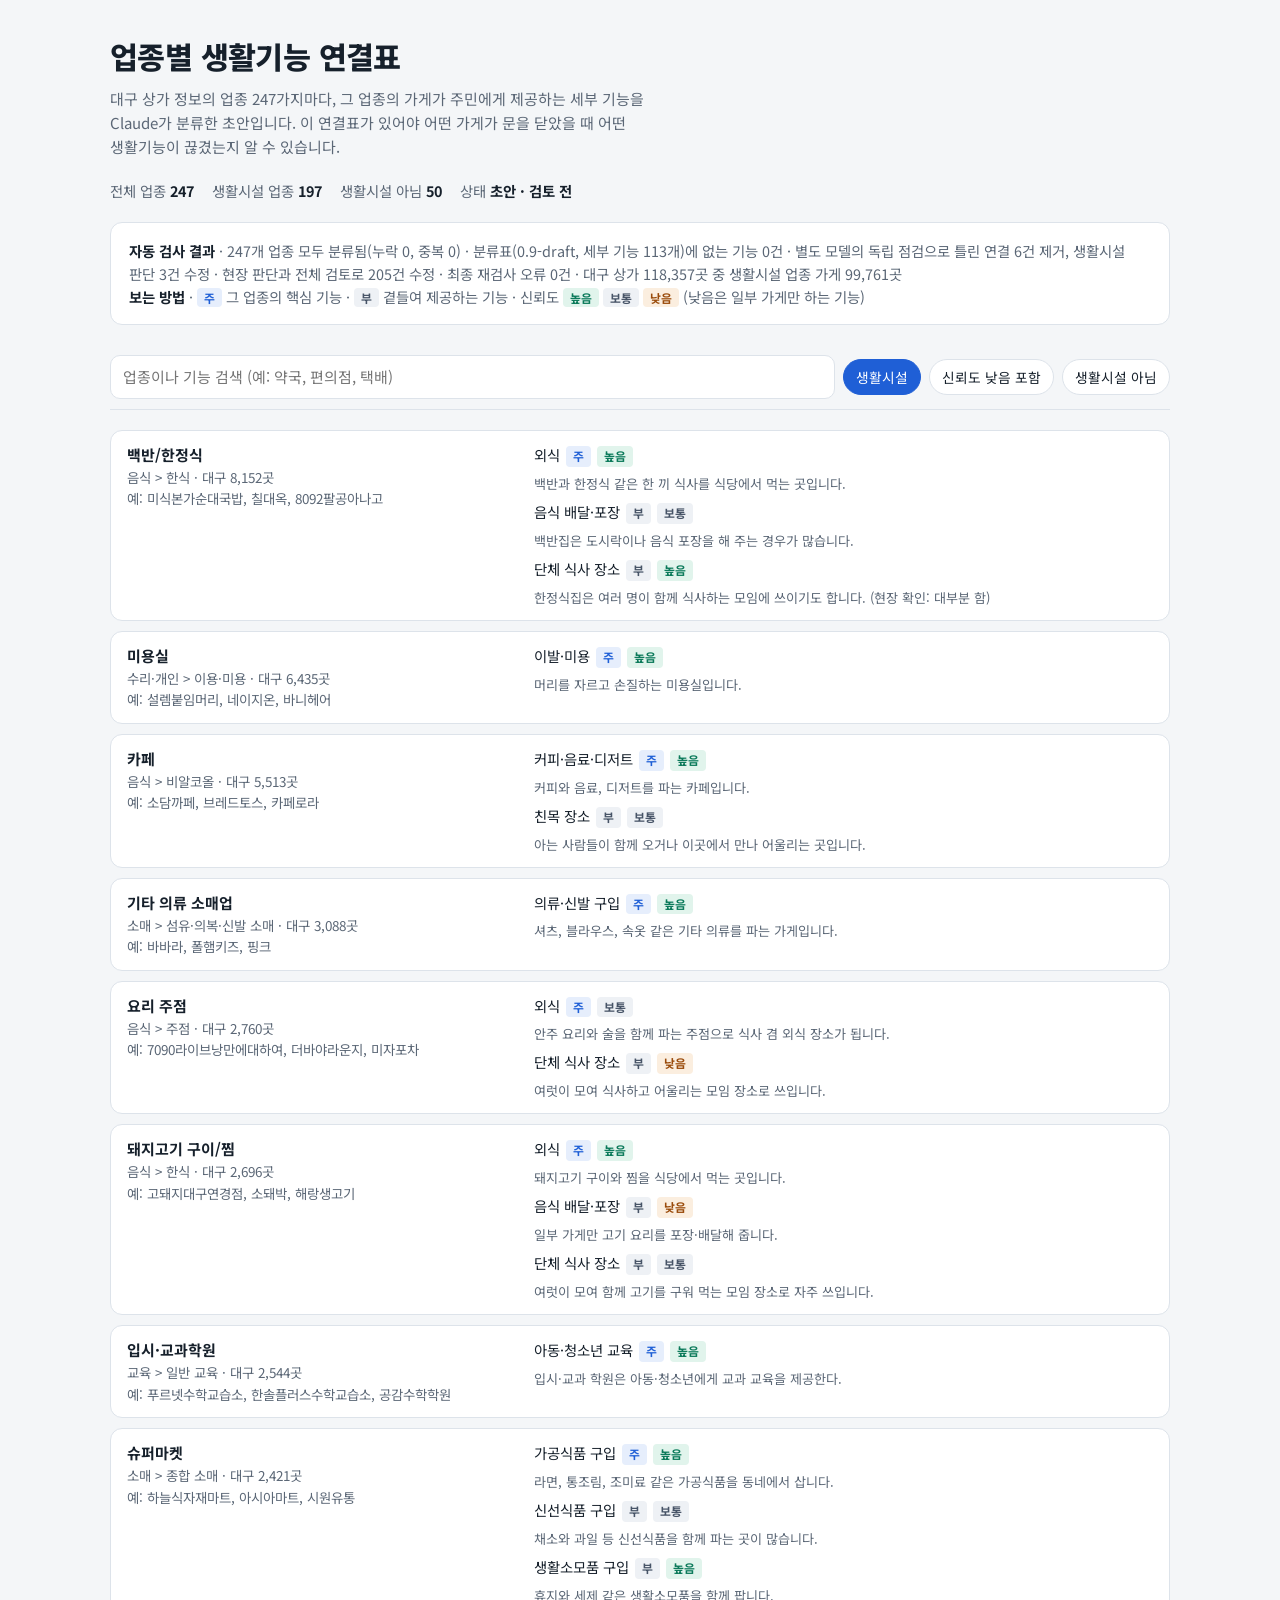
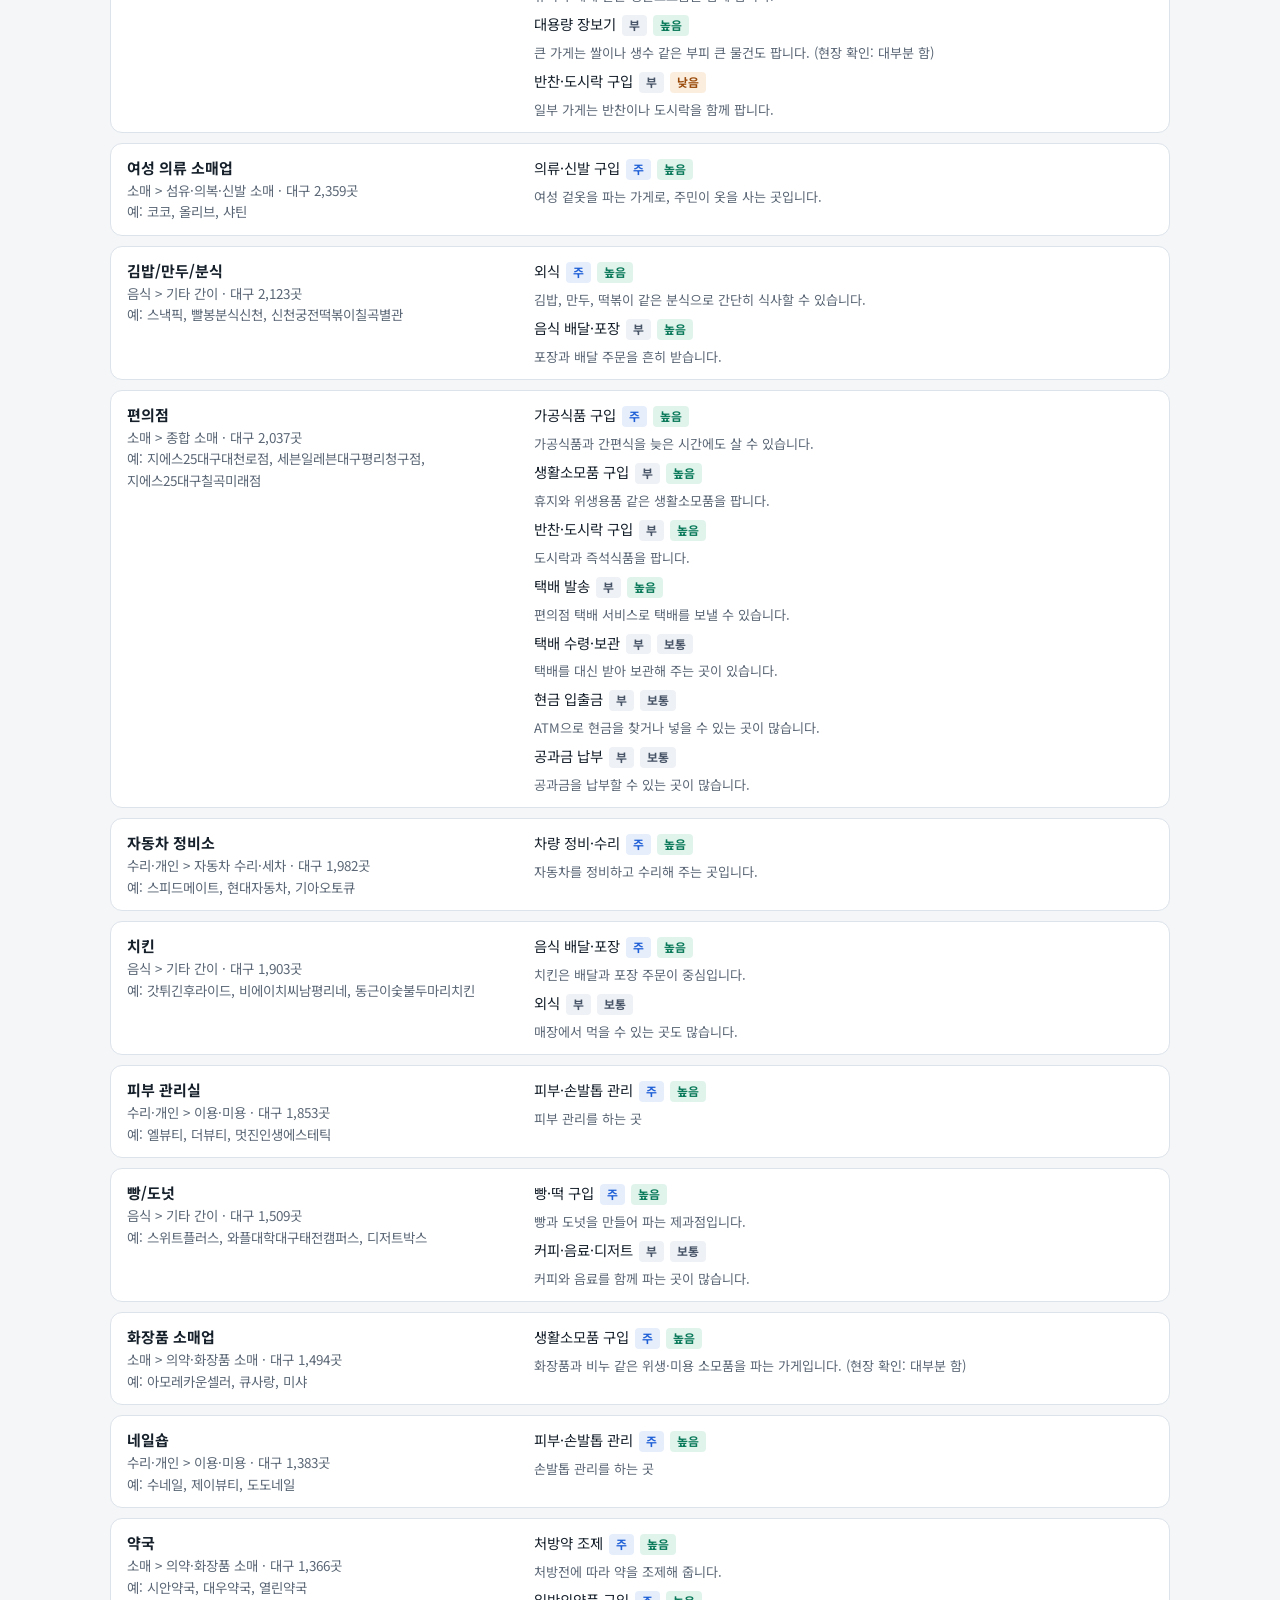
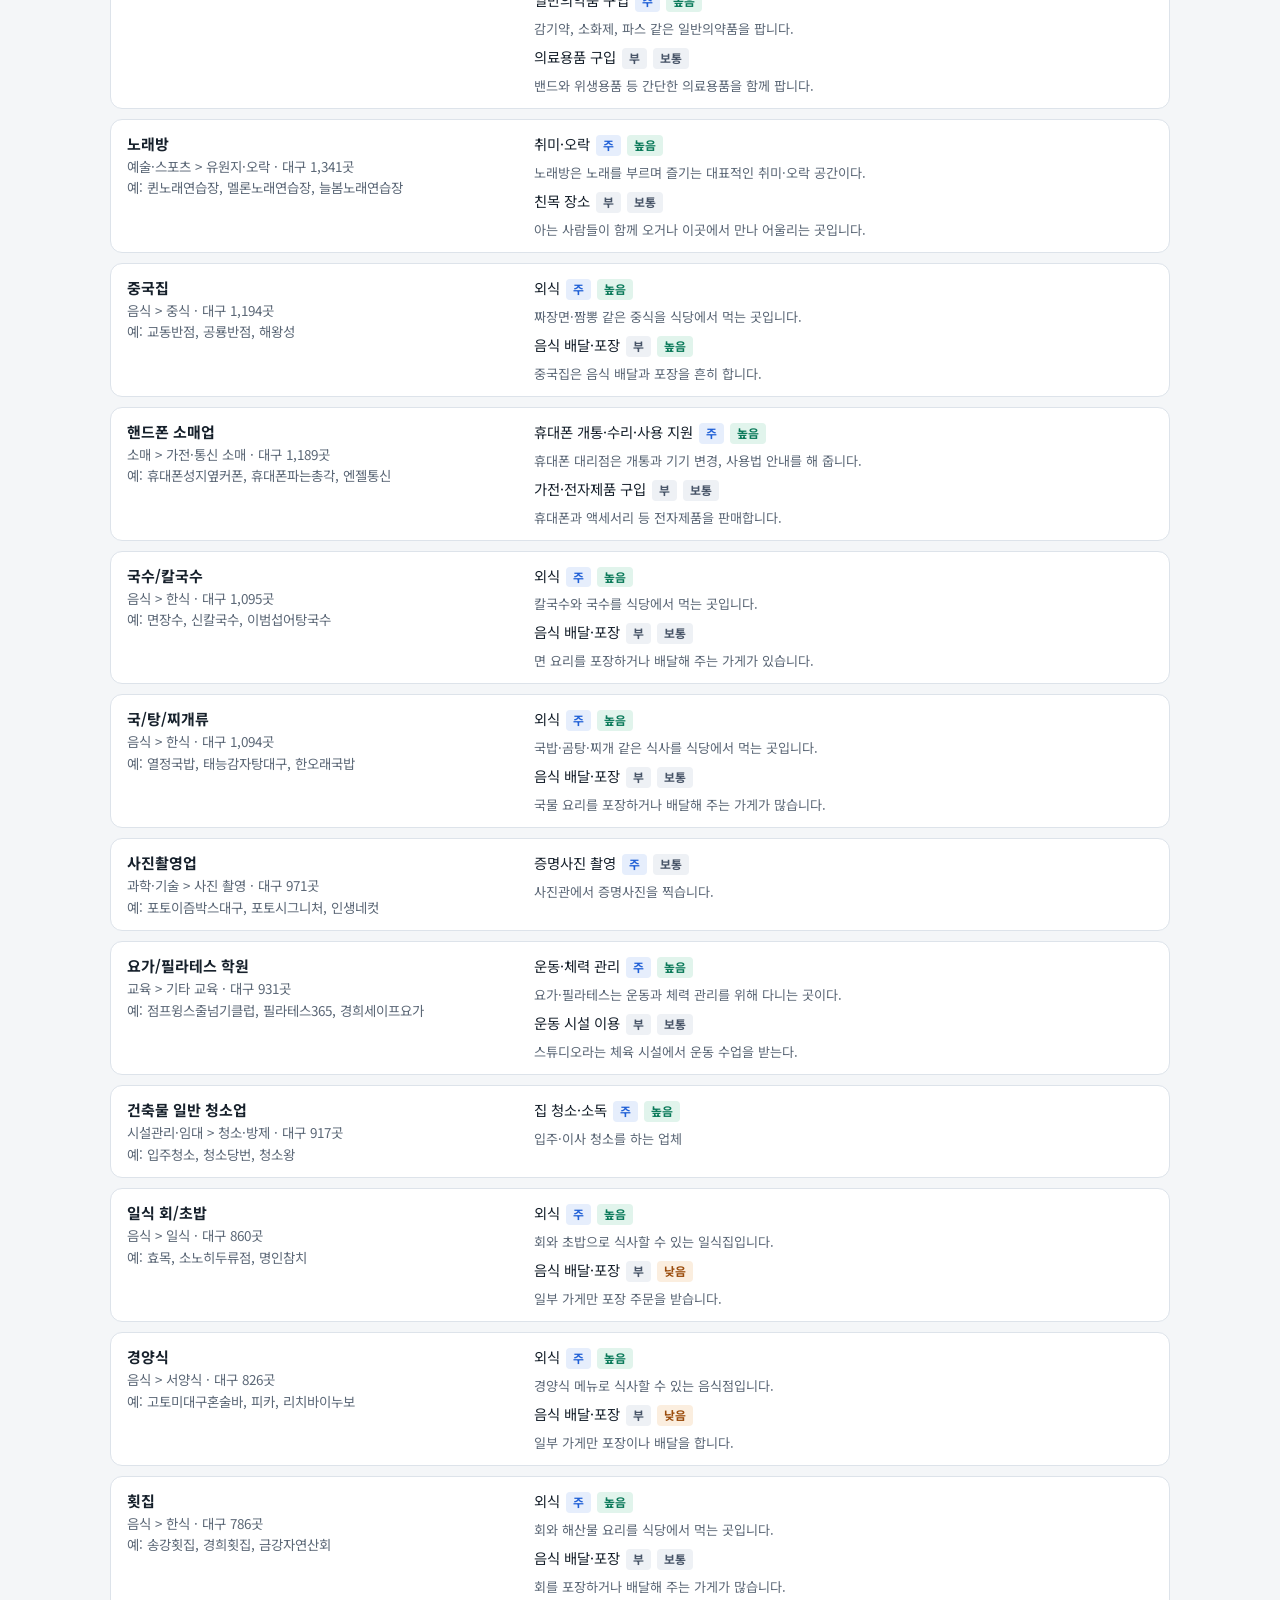
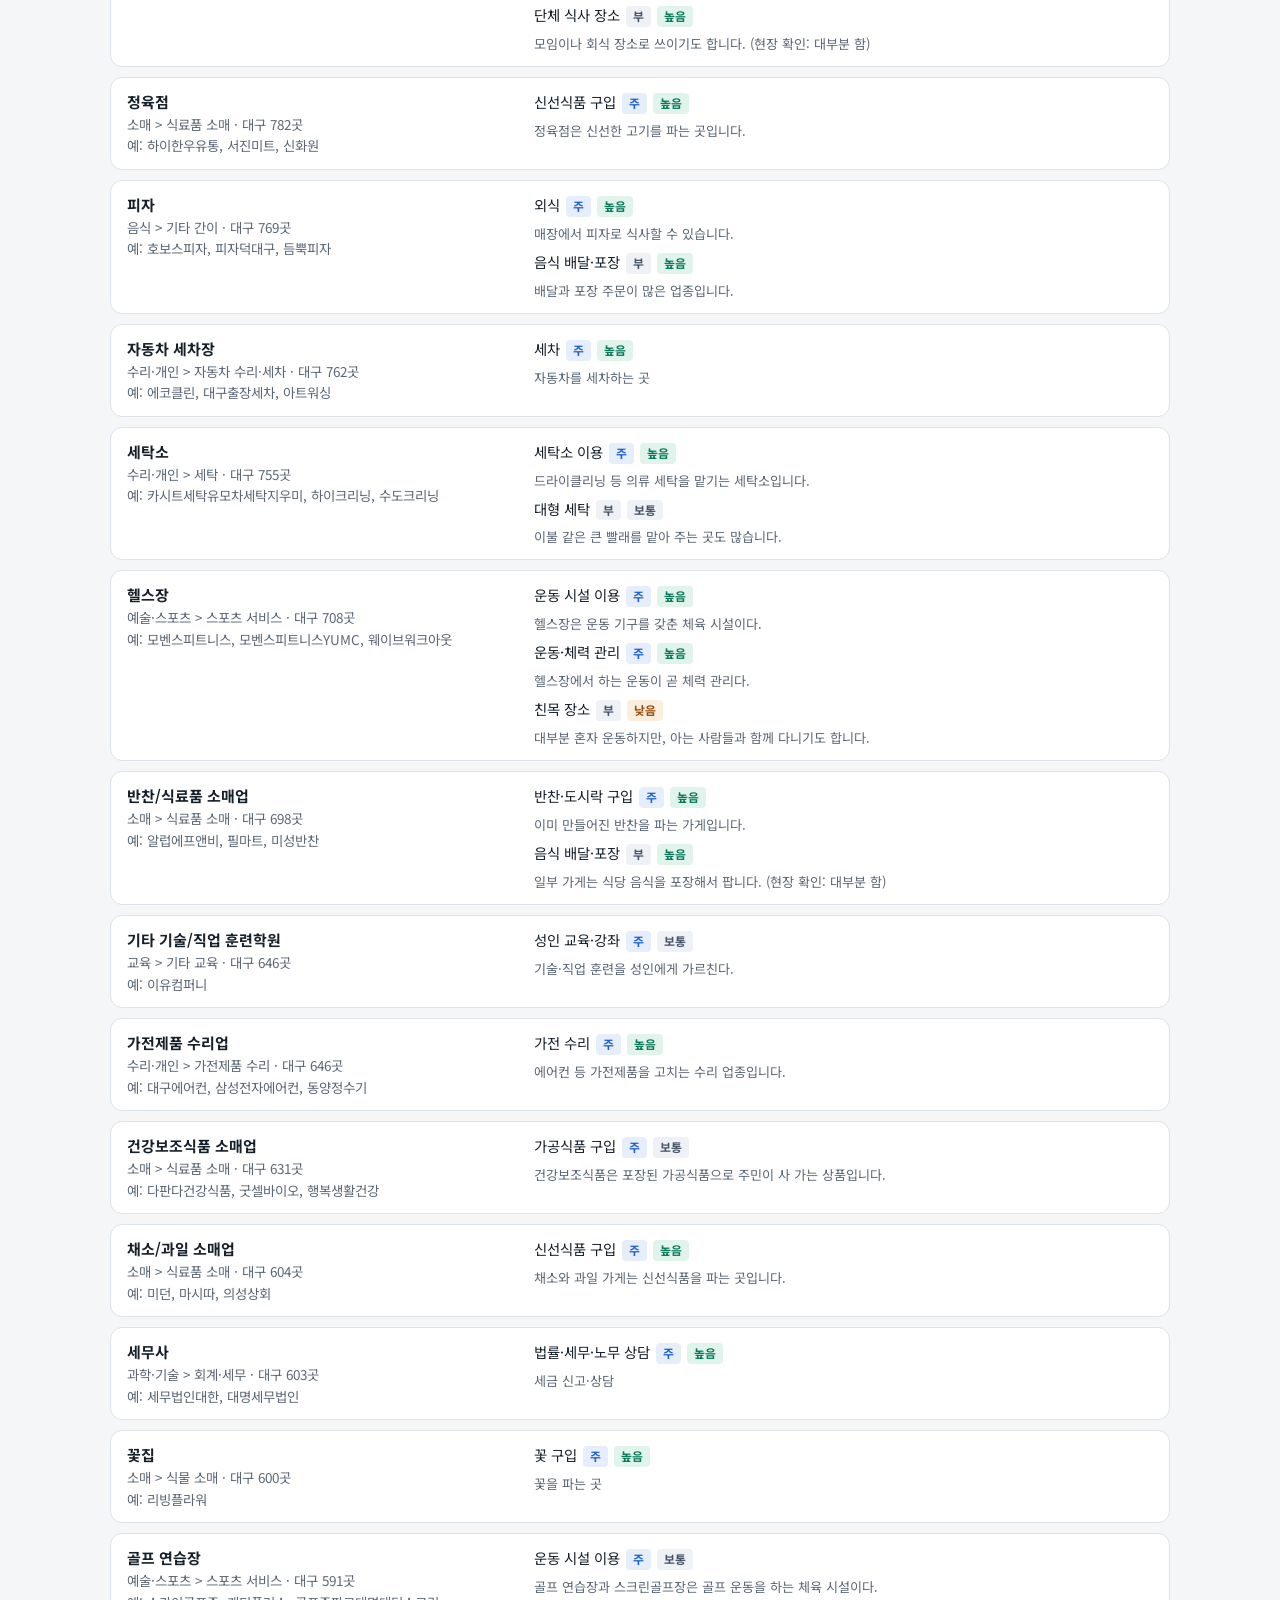
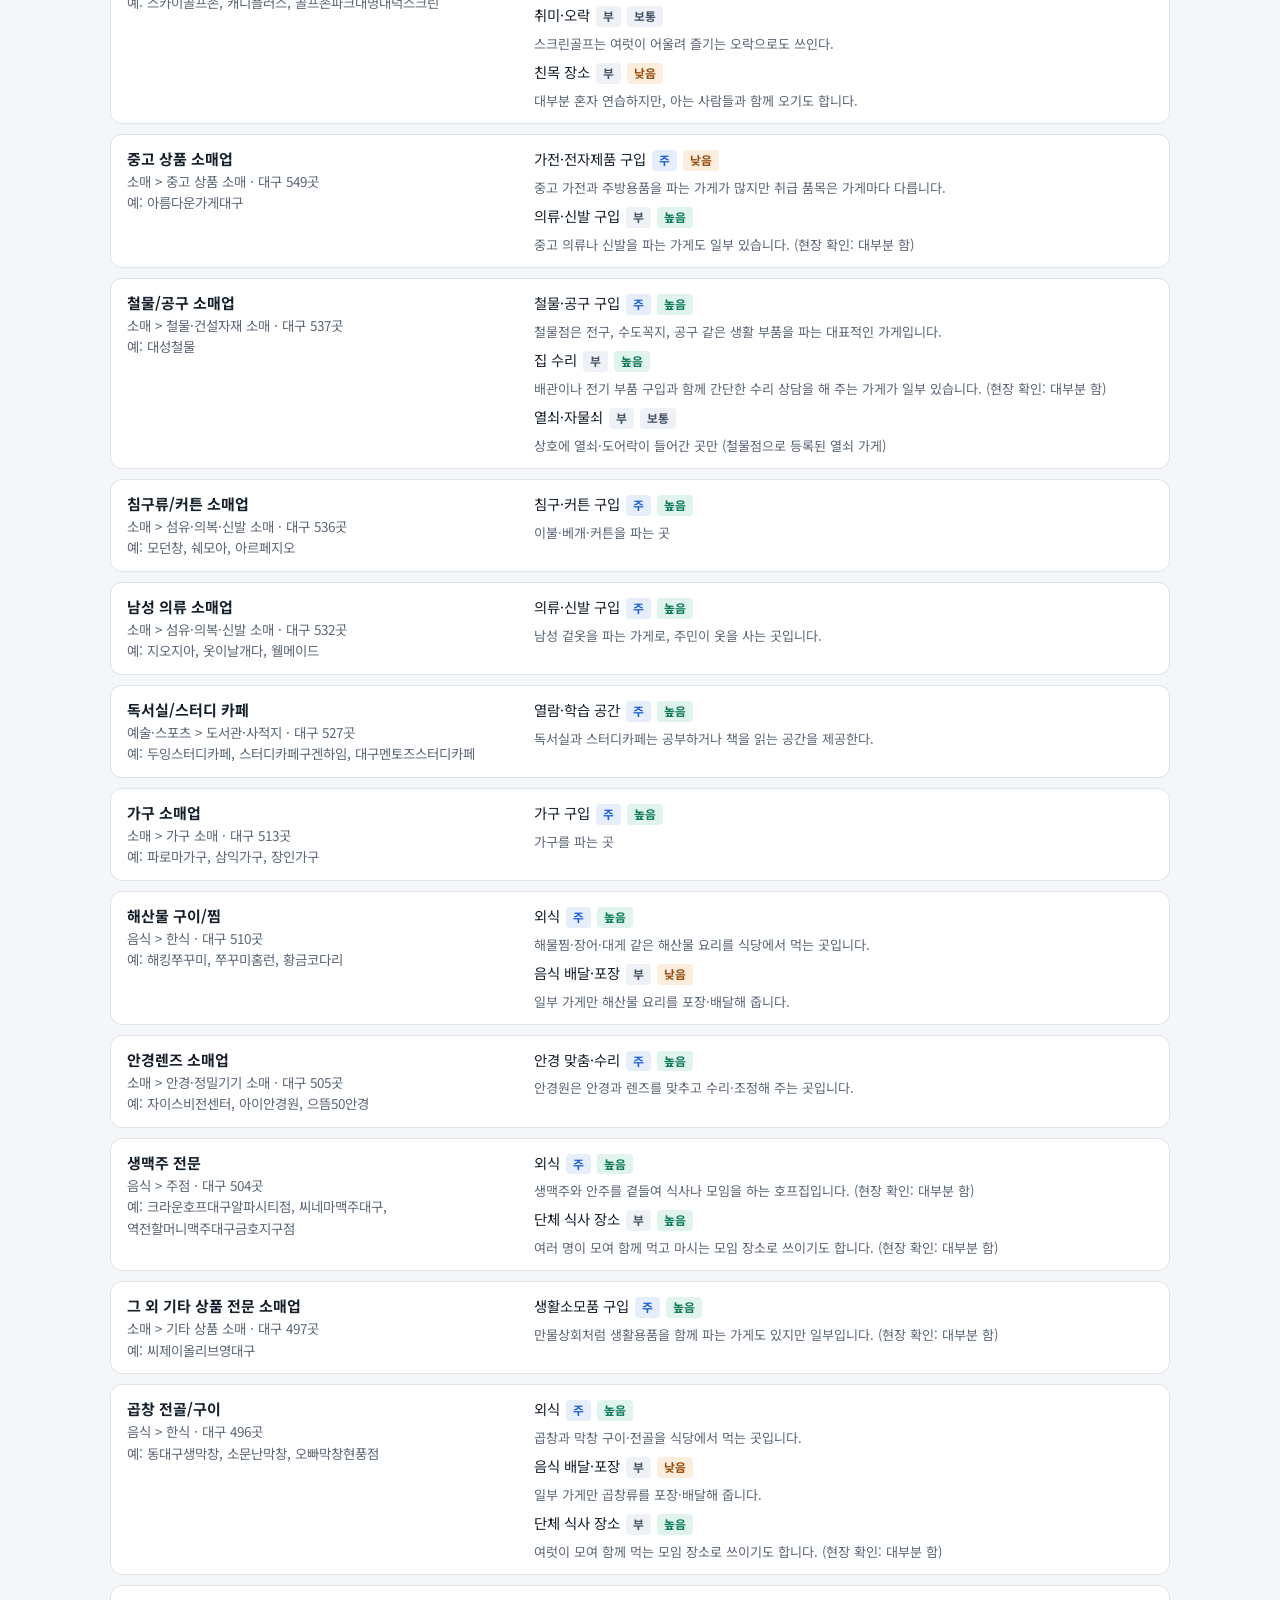
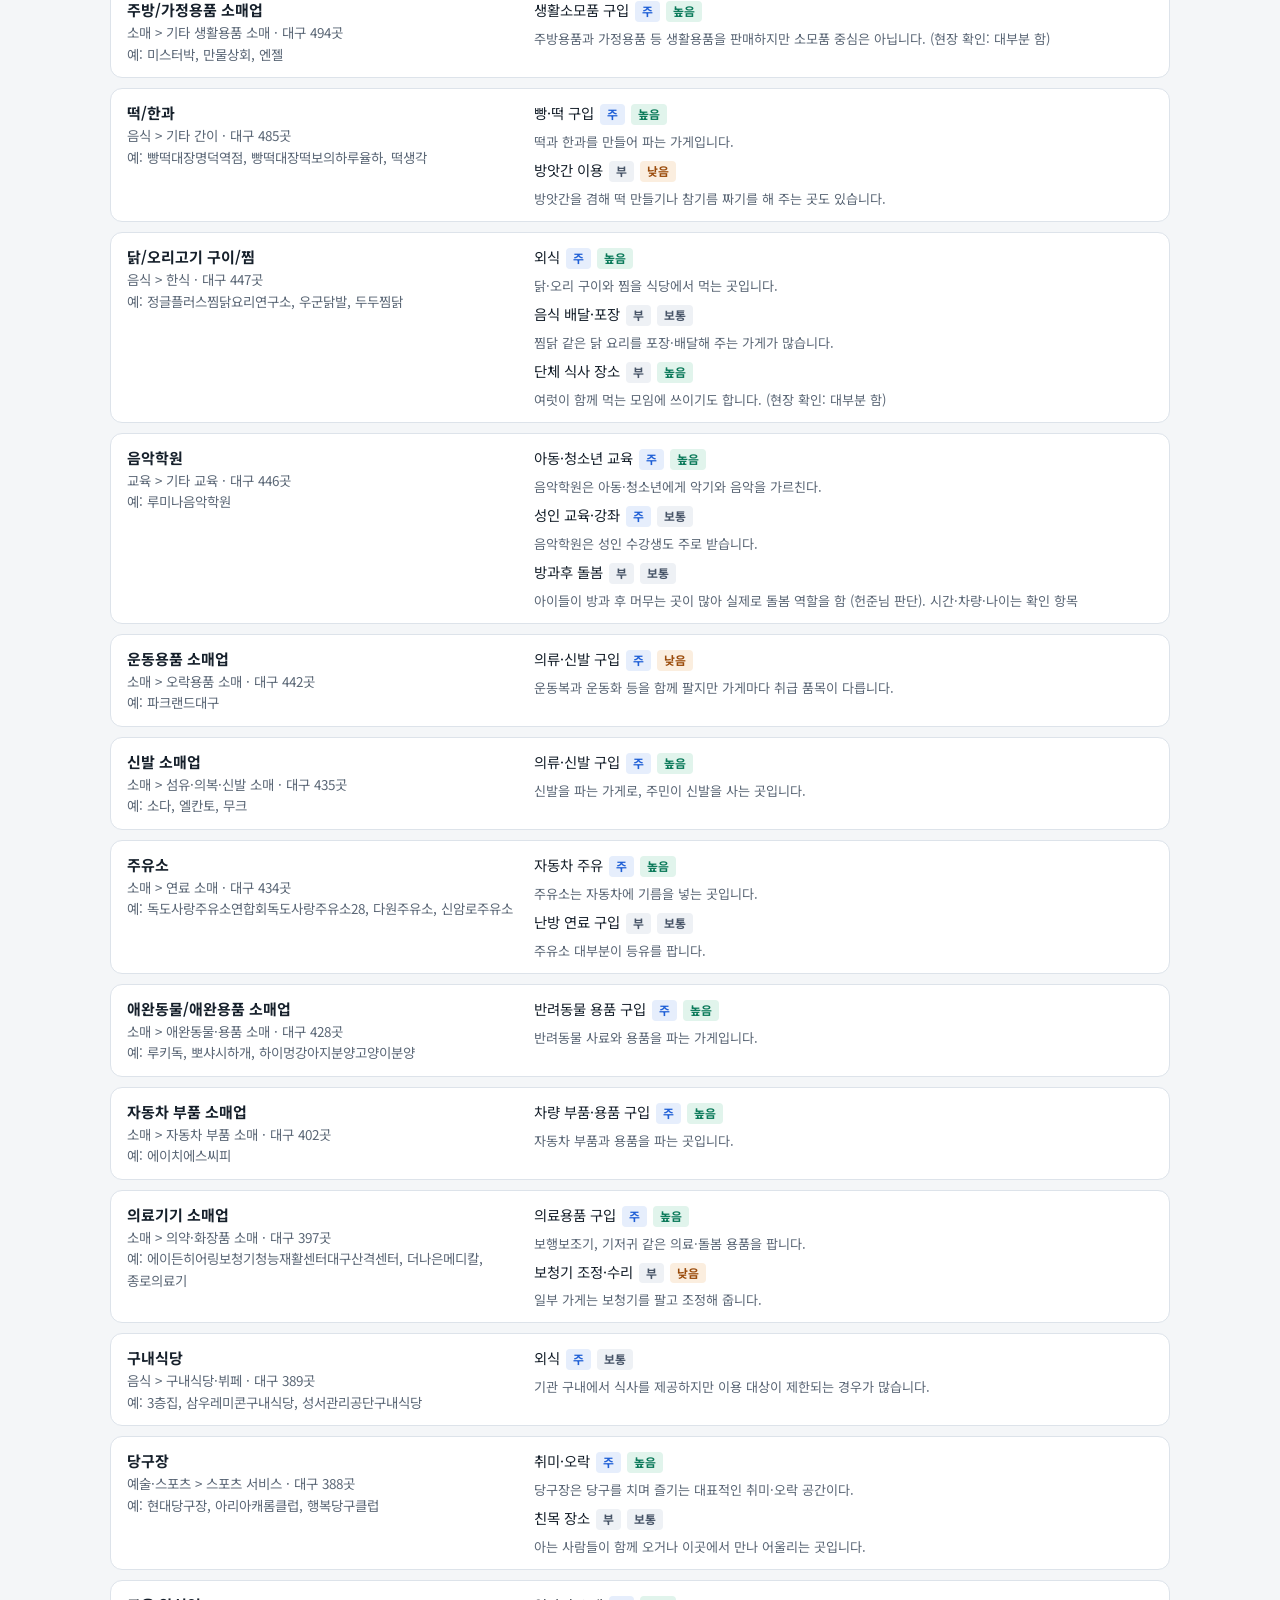
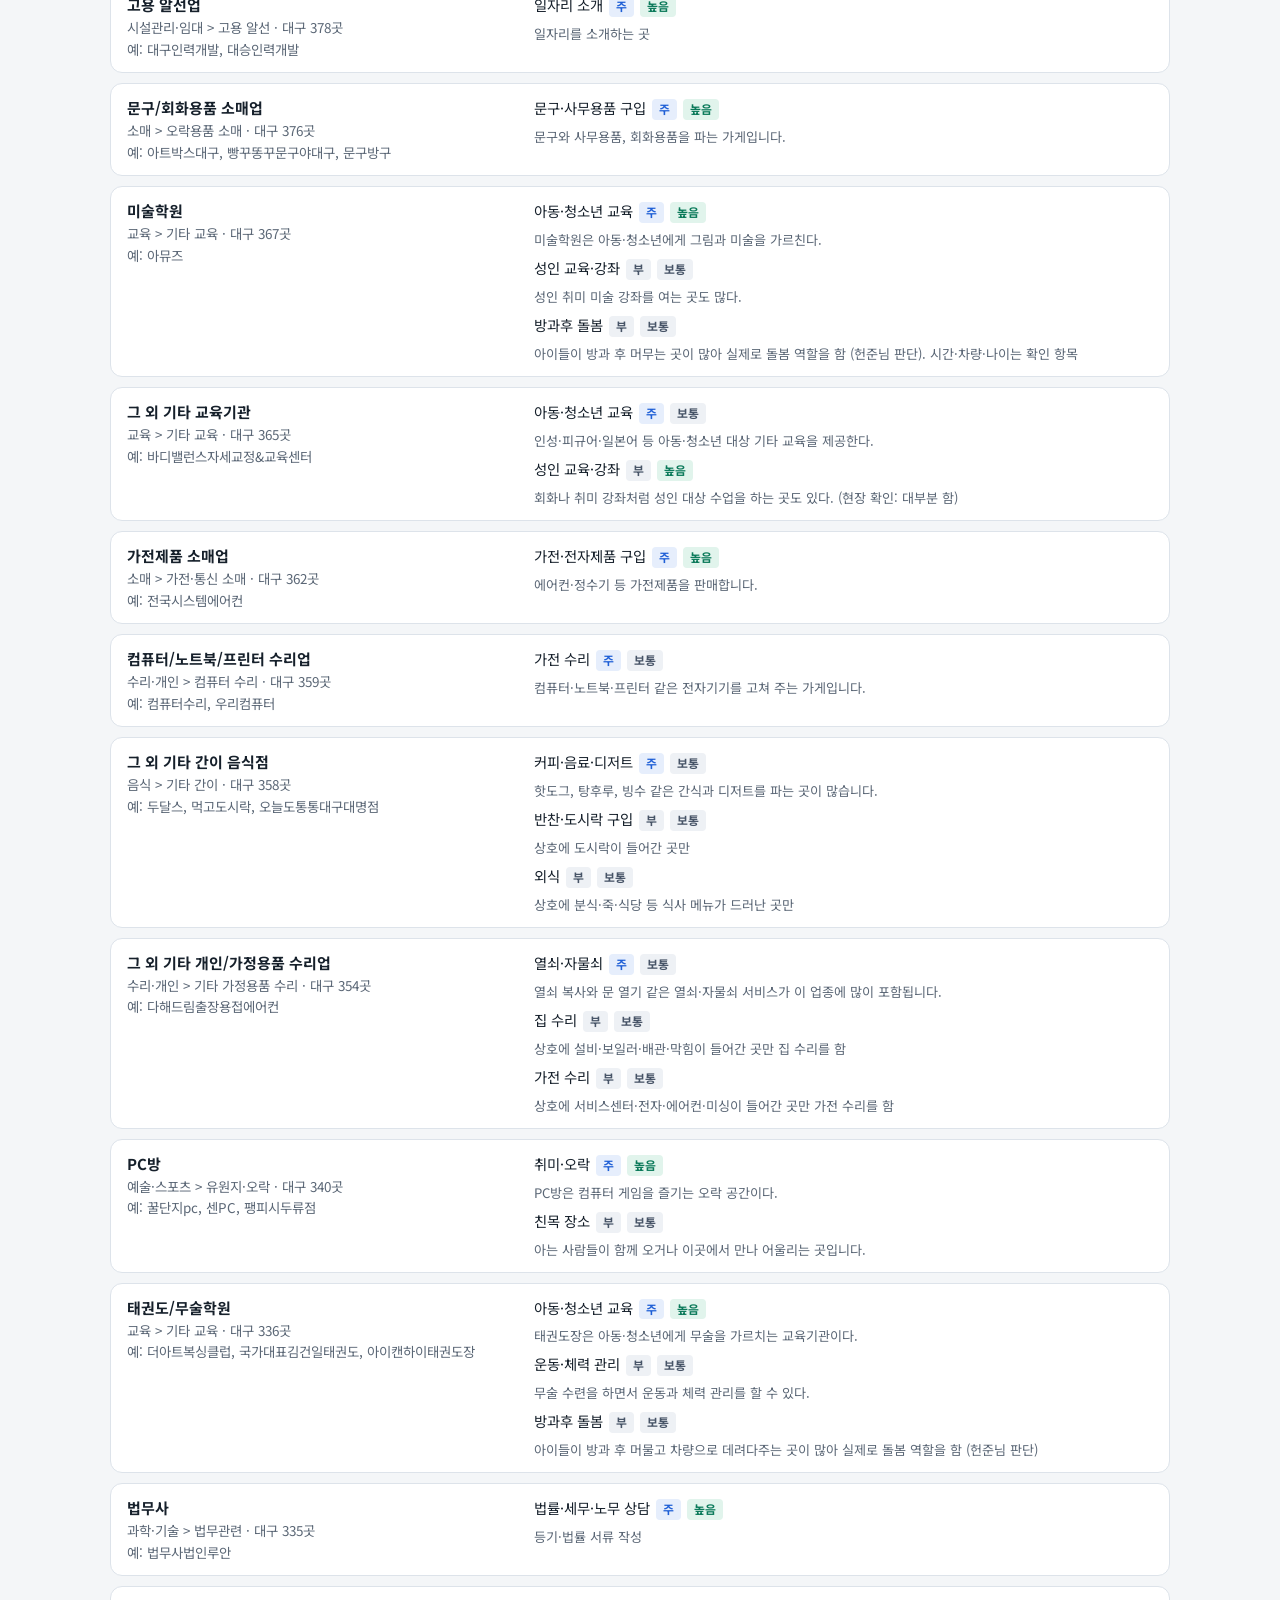
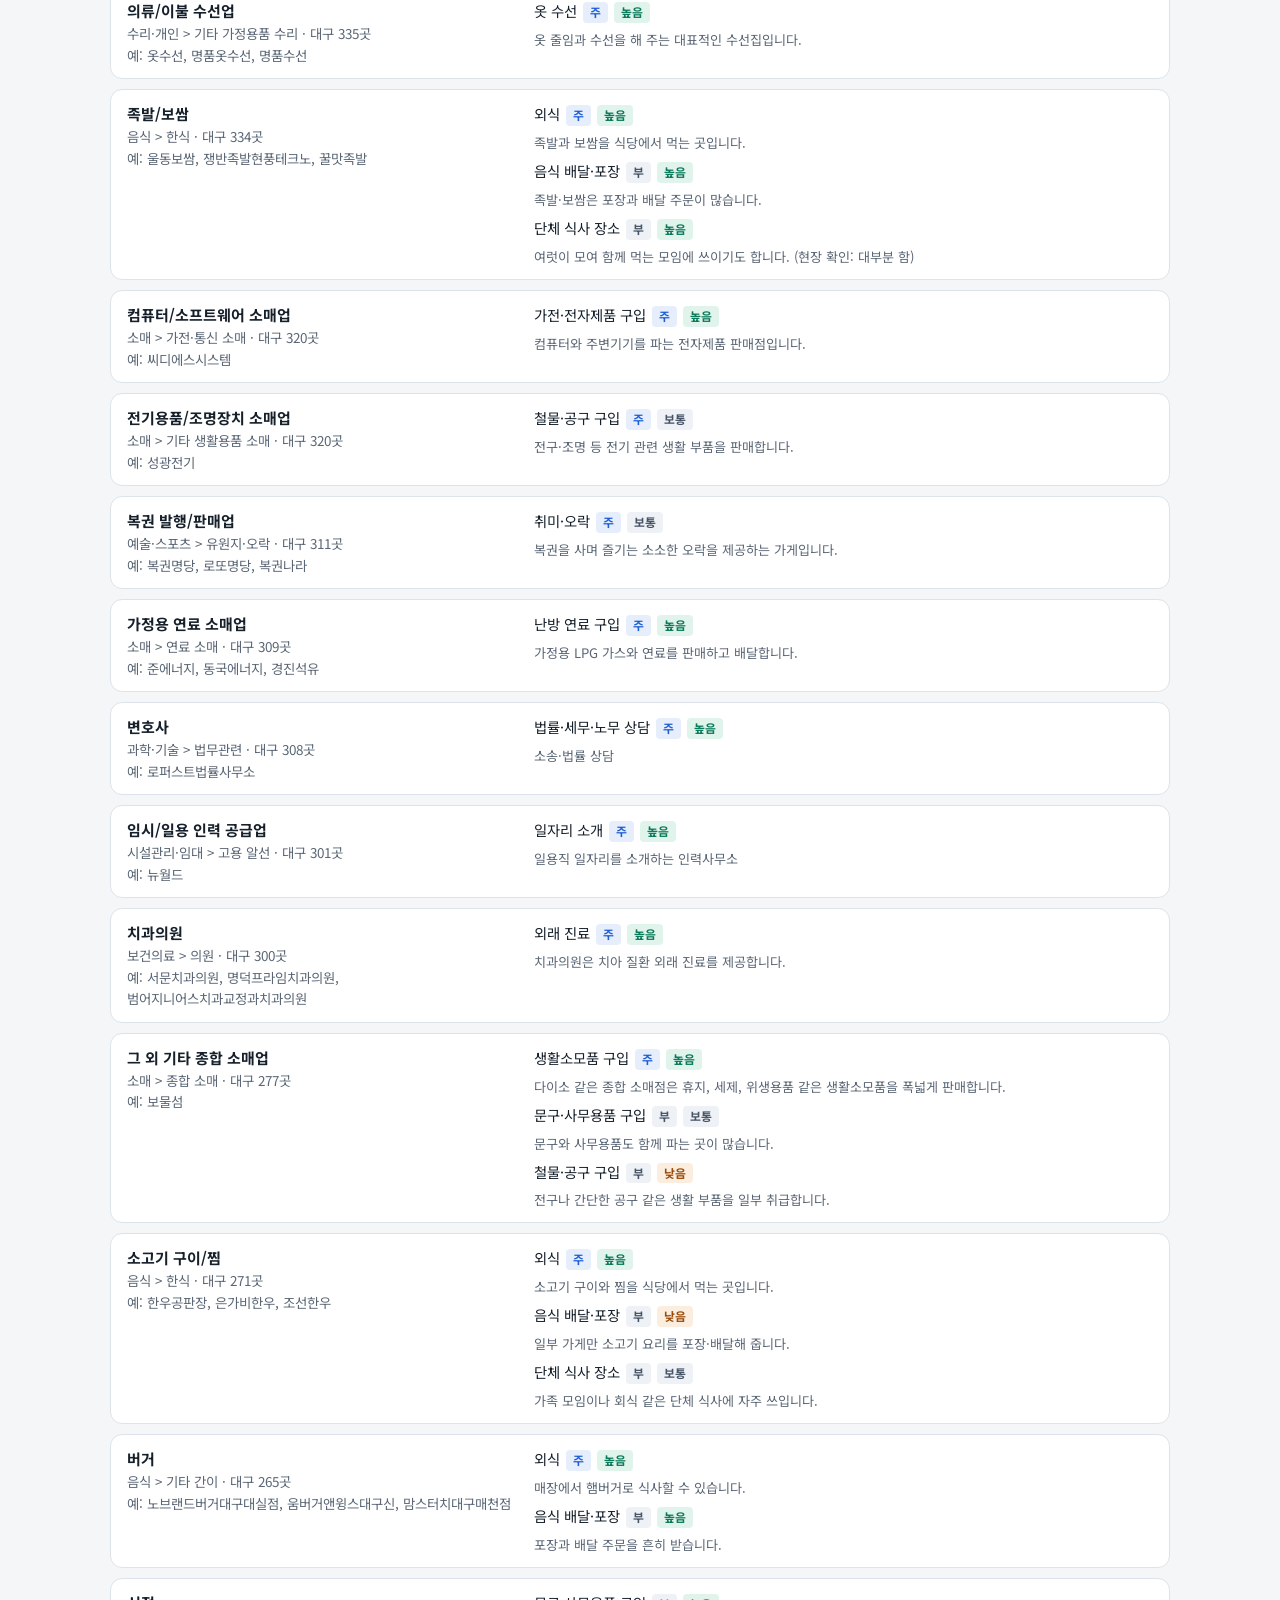
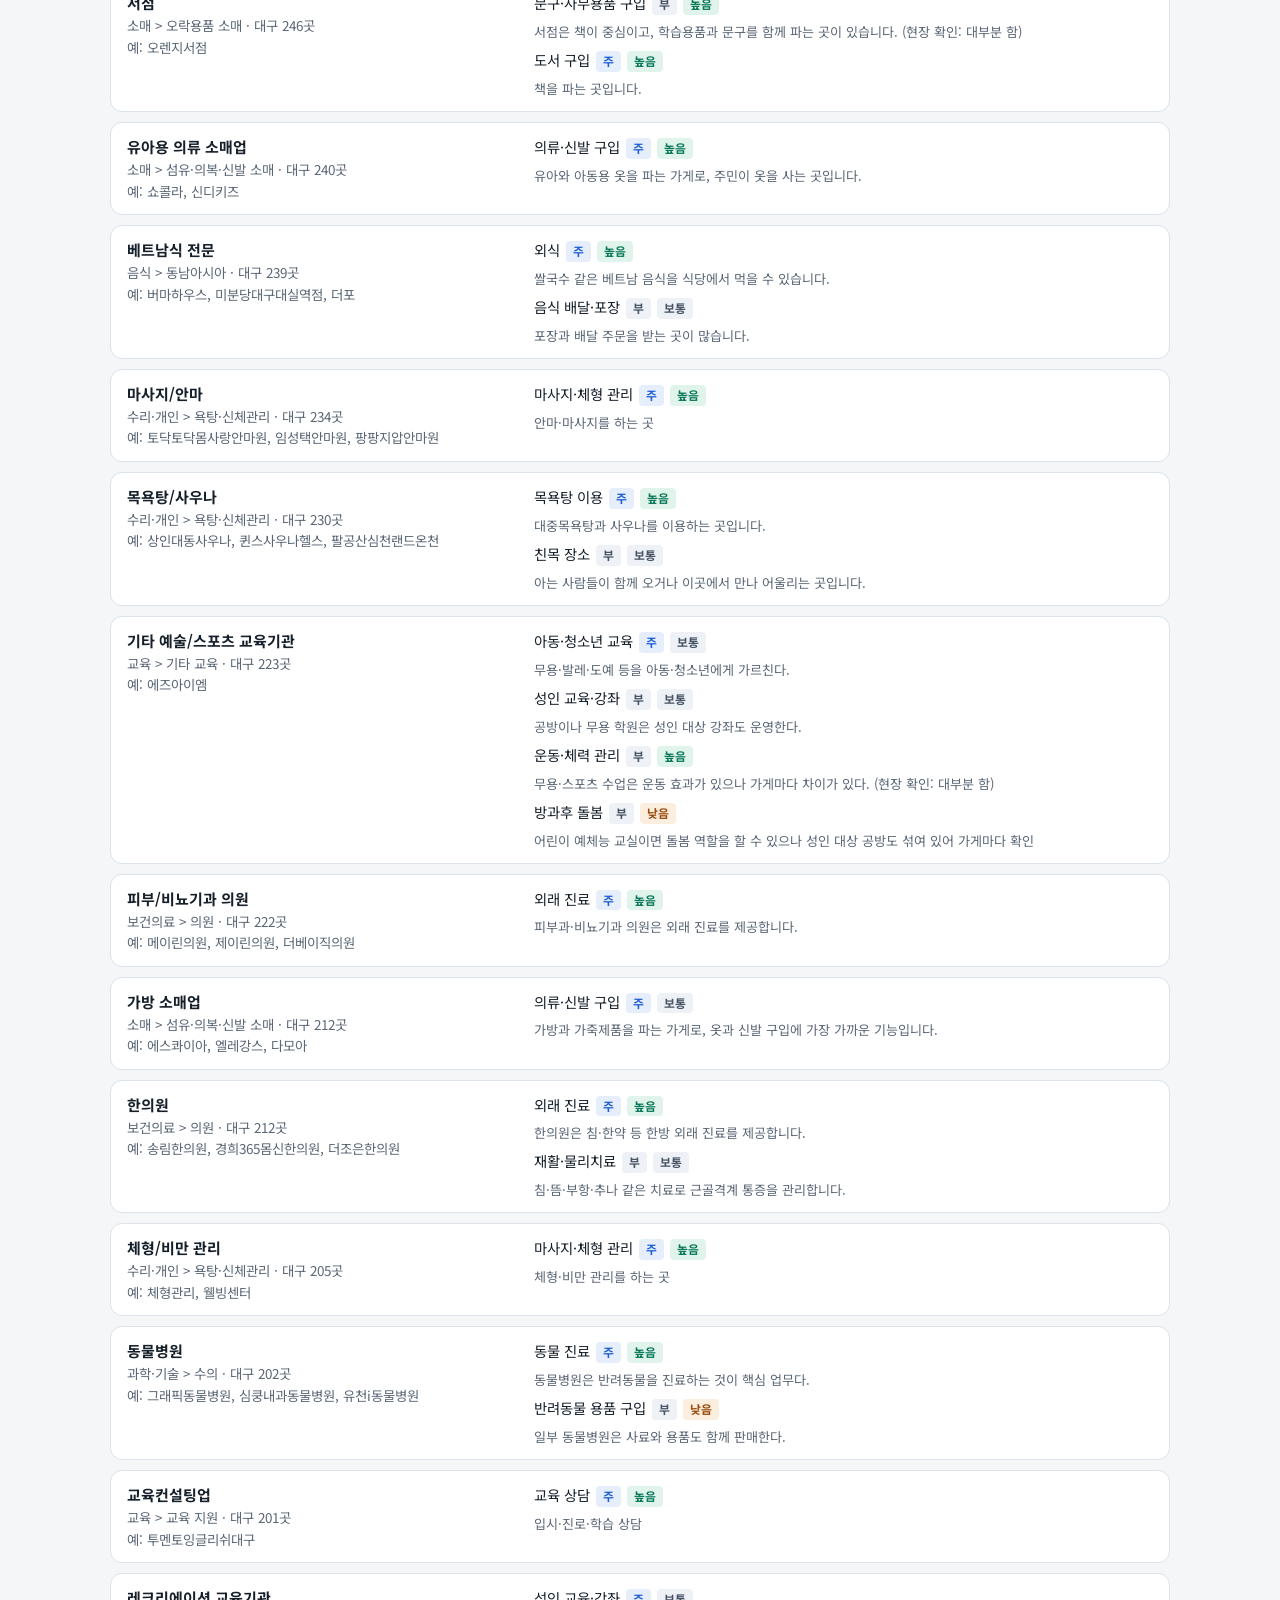
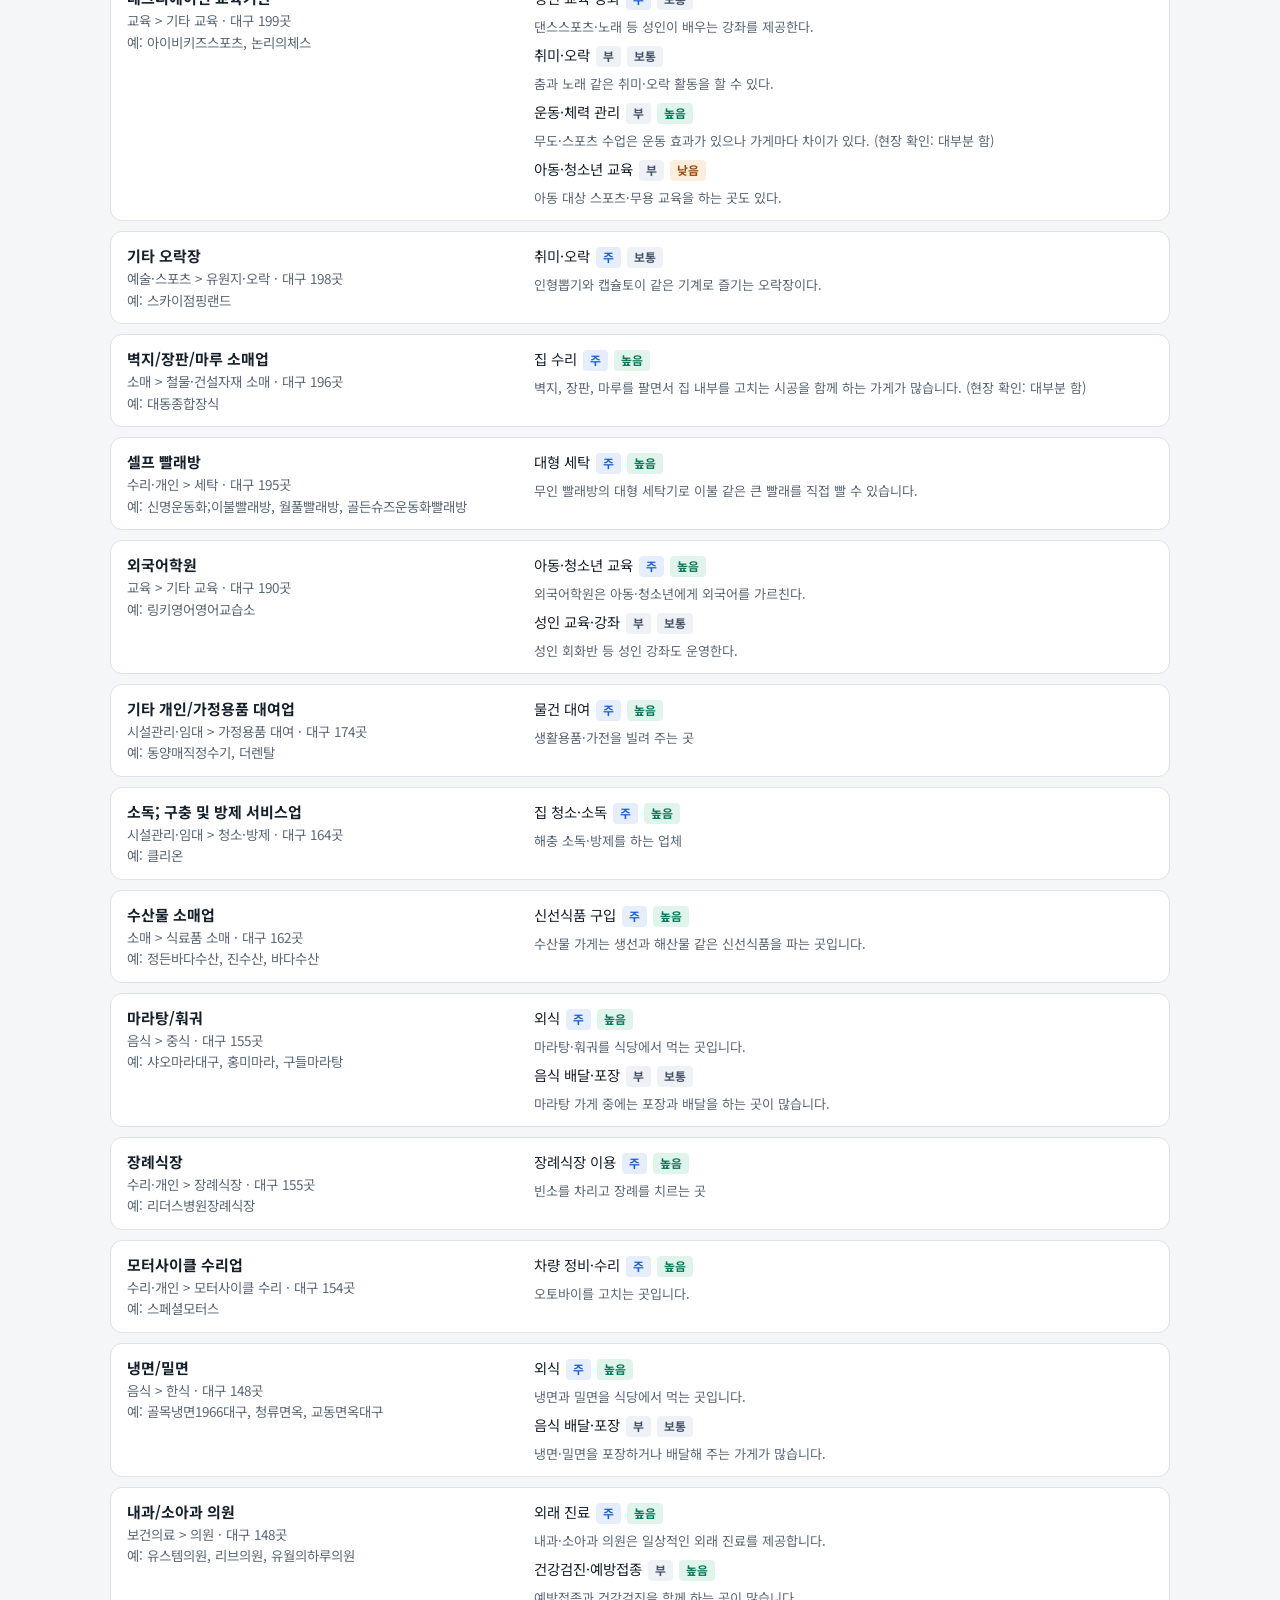
<file: design/industry_function_map.html>
<!doctype html><html lang="ko"><head><meta charset="utf-8"><meta name="viewport" content="width=device-width, initial-scale=1">
<title>업종별 생활기능 연결표</title>
<link rel="stylesheet" href="https://fonts.googleapis.com/css2?family=Noto+Sans+KR:wght@400;500;700;800&display=swap">
<style>
:root{--bg:#F4F6F8;--surface:#fff;--ink:#16202B;--muted:#5B6776;--line:#DDE3EA;--accent:#1F5FD6;--soft:#E6EEFC;--lo:#9A4B0B;--lo-bg:#FBEEDF;--hi:#0B7A5A;--hi-bg:#E1F4EC;--mid:#475467;--mid-bg:#EEF1F5}
@media (prefers-color-scheme:dark){:root{--bg:#0F151C;--surface:#17202A;--ink:#E7ECF2;--muted:#9AA7B6;--line:#2A3542;--accent:#7DA7F5;--soft:#1B2B47;--lo:#F0B070;--lo-bg:#3A2A17;--hi:#5FD3A9;--hi-bg:#12352A;--mid:#B8C3D0;--mid-bg:#232D39;color-scheme:dark}}
body{margin:0;background:var(--bg);color:var(--ink);font-family:"Noto Sans KR","Apple SD Gothic Neo",sans-serif;font-size:15px;line-height:1.6;word-break:keep-all}
.wrap{max-width:1060px;margin:0 auto;padding:32px 20px 72px;display:flex;flex-direction:column;gap:20px}
h1{margin:0;font-size:1.9rem;font-weight:800;letter-spacing:-.02em}
.lede{color:var(--muted);margin:6px 0 0;max-width:70ch}
.sum{display:flex;flex-wrap:wrap;gap:6px 18px;color:var(--muted);font-size:.9rem}.sum b{color:var(--ink)}
.box{background:var(--surface);border:1px solid var(--line);border-radius:12px;padding:16px 18px;font-size:.9rem;color:var(--muted)}
.box b{color:var(--ink)}
.bar{position:sticky;top:0;background:var(--bg);padding:10px 0;display:flex;flex-wrap:wrap;gap:8px;align-items:center;border-bottom:1px solid var(--line);z-index:2}
.bar input{flex:1;min-width:200px;font:inherit;padding:9px 12px;border:1px solid var(--line);border-radius:10px;background:var(--surface);color:var(--ink)}
.chip{font:inherit;font-size:.86rem;border:1px solid var(--line);background:var(--surface);color:var(--ink);padding:6px 12px;border-radius:999px;cursor:pointer}
.chip[aria-pressed=true]{background:var(--accent);border-color:var(--accent);color:var(--surface)}
.row{background:var(--surface);border:1px solid var(--line);border-radius:12px;padding:12px 16px;display:grid;grid-template-columns:minmax(0,1fr) minmax(0,1.6fr);gap:6px 20px}
.nm{font-weight:700}.meta{color:var(--muted);font-size:.84rem}
.fs{display:flex;flex-direction:column;gap:6px;min-width:0}
.f{display:flex;flex-wrap:wrap;gap:6px;align-items:baseline;font-size:.9rem}
.t{font-size:.74rem;font-weight:700;padding:1px 7px;border-radius:4px;white-space:nowrap}
.주{background:var(--soft);color:var(--accent)}.부{background:var(--mid-bg);color:var(--mid)}
.높음{background:var(--hi-bg);color:var(--hi)}.보통{background:var(--mid-bg);color:var(--mid)}.낮음{background:var(--lo-bg);color:var(--lo)}
.why{color:var(--muted);font-size:.82rem;flex-basis:100%}
.no{color:var(--muted);font-size:.9rem}
@media (max-width:720px){.row{grid-template-columns:minmax(0,1fr)}}
</style></head><body><div class="wrap">
<header><h1>업종별 생활기능 연결표</h1>
<p class="lede">대구 상가 정보의 업종 247가지마다, 그 업종의 가게가 주민에게 제공하는 세부 기능을 Claude가 분류한 초안입니다. 이 연결표가 있어야 어떤 가게가 문을 닫았을 때 어떤 생활기능이 끊겼는지 알 수 있습니다.</p></header>
<div class="sum" id="sum"></div>
<div class="box"><b>자동 검사 결과</b> · 247개 업종 모두 분류됨(누락 0, 중복 0) · 분류표(0.9-draft, 세부 기능 113개)에 없는 기능 0건 · 별도 모델의 독립 점검으로 틀린 연결 6건 제거, 생활시설 판단 3건 수정 · 현장 판단과 전체 검토로 205건 수정 · 최종 재검사 오류 0건 · 대구 상가 118,357곳 중 생활시설 업종 가게 99,761곳<br>
<b>보는 방법</b> · <span class="t 주">주</span> 그 업종의 핵심 기능 · <span class="t 부">부</span> 곁들여 제공하는 기능 · 신뢰도 <span class="t 높음">높음</span> <span class="t 보통">보통</span> <span class="t 낮음">낮음</span> (낮음은 일부 가게만 하는 기능)</div>
<div class="bar"><input id="q" type="search" placeholder="업종이나 기능 검색 (예: 약국, 편의점, 택배)" aria-label="검색">
<button class="chip" data-v="life" aria-pressed="true">생활시설</button><button class="chip" data-v="low" aria-pressed="false">신뢰도 낮음 포함</button><button class="chip" data-v="non" aria-pressed="false">생활시설 아님</button></div>
<div id="list" style="display:flex;flex-direction:column;gap:10px"></div></div>
<script id="d" type="application/json">[{"code": "G20201", "name": "타이어 소매업", "group": "소매 > 자동차 부품 소매", "n": 67, "ex": ["타이어블랙홀봉덕점위드예스"], "life": true, "note": "", "f": [{"name": "차량 정비·수리", "cat": "교통", "role": "부", "conf": "보통", "reason": "타이어 교체와 간단한 정비를 해 줍니다."}, {"name": "차량 부품·용품 구입", "cat": "교통", "role": "주", "conf": "높음", "reason": "타이어를 파는 곳입니다."}]}, {"code": "G20202", "name": "자동차 부품 소매업", "group": "소매 > 자동차 부품 소매", "n": 402, "ex": ["에이치에스씨피"], "life": true, "note": "주로 정비업소나 차량 소유자 대상", "f": [{"name": "차량 부품·용품 구입", "cat": "교통", "role": "주", "conf": "높음", "reason": "자동차 부품과 용품을 파는 곳입니다."}]}, {"code": "G20301", "name": "모터사이클 및 부품 소매업", "group": "소매 > 모터사이클 소매", "n": 130, "ex": ["대구오토바이"], "life": true, "note": "주로 차량 판매 업종이어서 일상 기능과의 연결이 약합니다.", "f": [{"name": "차량 부품·용품 구입", "cat": "교통", "role": "주", "conf": "높음", "reason": "오토바이와 부품을 파는 곳입니다."}]}, {"code": "G20404", "name": "슈퍼마켓", "group": "소매 > 종합 소매", "n": 2421, "ex": ["하늘식자재마트", "아시아마트", "시원유통"], "life": true, "note": "", "f": [{"name": "가공식품 구입", "cat": "식생활", "role": "주", "conf": "높음", "reason": "라면, 통조림, 조미료 같은 가공식품을 동네에서 삽니다."}, {"name": "신선식품 구입", "cat": "식생활", "role": "부", "conf": "보통", "reason": "채소와 과일 등 신선식품을 함께 파는 곳이 많습니다."}, {"name": "생활소모품 구입", "cat": "생활용품", "role": "부", "conf": "높음", "reason": "휴지와 세제 같은 생활소모품을 함께 팝니다."}, {"name": "대용량 장보기", "cat": "식생활", "role": "부", "conf": "높음", "reason": "큰 가게는 쌀이나 생수 같은 부피 큰 물건도 팝니다. (현장 확인: 대부분 함)"}, {"name": "반찬·도시락 구입", "cat": "식생활", "role": "부", "conf": "낮음", "reason": "일부 가게는 반찬이나 도시락을 함께 팝니다."}]}, {"code": "G20405", "name": "편의점", "group": "소매 > 종합 소매", "n": 2037, "ex": ["지에스25대구대천로점", "세븐일레븐대구평리청구점", "지에스25대구칠곡미래점"], "life": true, "note": "", "f": [{"name": "가공식품 구입", "cat": "식생활", "role": "주", "conf": "높음", "reason": "가공식품과 간편식을 늦은 시간에도 살 수 있습니다."}, {"name": "생활소모품 구입", "cat": "생활용품", "role": "부", "conf": "높음", "reason": "휴지와 위생용품 같은 생활소모품을 팝니다."}, {"name": "반찬·도시락 구입", "cat": "식생활", "role": "부", "conf": "높음", "reason": "도시락과 즉석식품을 팝니다."}, {"name": "택배 발송", "cat": "행정·우편", "role": "부", "conf": "높음", "reason": "편의점 택배 서비스로 택배를 보낼 수 있습니다."}, {"name": "택배 수령·보관", "cat": "행정·우편", "role": "부", "conf": "보통", "reason": "택배를 대신 받아 보관해 주는 곳이 있습니다."}, {"name": "현금 입출금", "cat": "금융", "role": "부", "conf": "보통", "reason": "ATM으로 현금을 찾거나 넣을 수 있는 곳이 많습니다."}, {"name": "공과금 납부", "cat": "금융", "role": "부", "conf": "보통", "reason": "공과금을 납부할 수 있는 곳이 많습니다."}]}, {"code": "G20499", "name": "그 외 기타 종합 소매업", "group": "소매 > 종합 소매", "n": 277, "ex": ["보물섬"], "life": true, "note": "", "f": [{"name": "생활소모품 구입", "cat": "생활용품", "role": "주", "conf": "높음", "reason": "다이소 같은 종합 소매점은 휴지, 세제, 위생용품 같은 생활소모품을 폭넓게 판매합니다."}, {"name": "문구·사무용품 구입", "cat": "생활용품", "role": "부", "conf": "보통", "reason": "문구와 사무용품도 함께 파는 곳이 많습니다."}, {"name": "철물·공구 구입", "cat": "생활용품", "role": "부", "conf": "낮음", "reason": "전구나 간단한 공구 같은 생활 부품을 일부 취급합니다."}]}, {"code": "G20501", "name": "곡물/곡분 소매업", "group": "소매 > 식료품 소매", "n": 56, "ex": ["늘푸른상회"], "life": true, "note": "", "f": [{"name": "대용량 장보기", "cat": "식생활", "role": "주", "conf": "높음", "reason": "쌀과 잡곡처럼 무겁고 부피가 큰 곡물을 파는 가게입니다."}]}, {"code": "G20502", "name": "가축 사료 소매업", "group": "소매 > 식료품 소매", "n": 34, "ex": ["달성비앤씨"], "life": true, "note": "", "f": [{"name": "농자재 구입", "cat": "농업·생업", "role": "주", "conf": "보통", "reason": "가축 사료는 농가에서 쓰는 영농 자재에 해당합니다."}]}, {"code": "G20503", "name": "정육점", "group": "소매 > 식료품 소매", "n": 782, "ex": ["하이한우유통", "서진미트", "신화원"], "life": true, "note": "", "f": [{"name": "신선식품 구입", "cat": "식생활", "role": "주", "conf": "높음", "reason": "정육점은 신선한 고기를 파는 곳입니다."}]}, {"code": "G20504", "name": "건어물/젓갈 소매업", "group": "소매 > 식료품 소매", "n": 99, "ex": ["정이네"], "life": true, "note": "", "f": [{"name": "가공식품 구입", "cat": "식생활", "role": "주", "conf": "보통", "reason": "건어물과 젓갈은 저장해 두고 먹는 가공 식재료입니다."}]}, {"code": "G20505", "name": "수산물 소매업", "group": "소매 > 식료품 소매", "n": 162, "ex": ["정든바다수산", "진수산", "바다수산"], "life": true, "note": "", "f": [{"name": "신선식품 구입", "cat": "식생활", "role": "주", "conf": "높음", "reason": "수산물 가게는 생선과 해산물 같은 신선식품을 파는 곳입니다."}]}, {"code": "G20506", "name": "채소/과일 소매업", "group": "소매 > 식료품 소매", "n": 604, "ex": ["미던", "마시따", "의성상회"], "life": true, "note": "", "f": [{"name": "신선식품 구입", "cat": "식생활", "role": "주", "conf": "높음", "reason": "채소와 과일 가게는 신선식품을 파는 곳입니다."}]}, {"code": "G20507", "name": "아이스크림 할인점", "group": "소매 > 식료품 소매", "n": 6, "ex": ["마트로켓"], "life": true, "note": "", "f": [{"name": "커피·음료·디저트", "cat": "식생활", "role": "주", "conf": "보통", "reason": "아이스크림 할인점은 아이스크림 같은 디저트를 파는 곳입니다."}]}, {"code": "G20508", "name": "건강보조식품 소매업", "group": "소매 > 식료품 소매", "n": 631, "ex": ["다판다건강식품", "굿셀바이오", "행복생활건강"], "life": true, "note": "", "f": [{"name": "가공식품 구입", "cat": "식생활", "role": "주", "conf": "보통", "reason": "건강보조식품은 포장된 가공식품으로 주민이 사 가는 상품입니다."}]}, {"code": "G20509", "name": "반찬/식료품 소매업", "group": "소매 > 식료품 소매", "n": 698, "ex": ["알럽에프앤비", "필마트", "미성반찬"], "life": true, "note": "", "f": [{"name": "반찬·도시락 구입", "cat": "식생활", "role": "주", "conf": "높음", "reason": "이미 만들어진 반찬을 파는 가게입니다."}, {"name": "음식 배달·포장", "cat": "식생활", "role": "부", "conf": "높음", "reason": "일부 가게는 식당 음식을 포장해서 팝니다. (현장 확인: 대부분 함)"}]}, {"code": "G20601", "name": "얼음 소매업", "group": "소매 > 음료 소매", "n": 3, "ex": ["악동얼음"], "life": false, "note": "얼음 소매는 주로 음식점 등 사업체에 납품하는 업종", "f": []}, {"code": "G20602", "name": "주류 소매업", "group": "소매 > 음료 소매", "n": 35, "ex": ["위스키앤글라스현대아울렛"], "life": false, "note": "주류 구입에 해당하는 기능이 목록에 없음 약한 연결 정리로 남은 생활 기능 없음 (2026-10-14)", "f": []}, {"code": "G20603", "name": "생수/음료 소매업", "group": "소매 > 음료 소매", "n": 72, "ex": ["서울우유"], "life": true, "note": "", "f": [{"name": "대용량 장보기", "cat": "식생활", "role": "주", "conf": "보통", "reason": "생수처럼 무겁고 부피가 큰 음료를 사서 집으로 가져가거나 배달받습니다."}, {"name": "가공식품 구입", "cat": "식생활", "role": "부", "conf": "보통", "reason": "음료와 녹즙 같은 포장 식음료를 함께 팝니다."}]}, {"code": "G20604", "name": "우유 소매업", "group": "소매 > 음료 소매", "n": 36, "ex": ["드림우유", "두산푸드", "서울우유대구남산고객센터"], "life": true, "note": "우유 구입에 정확히 맞는 기능이 없어 가공식품으로 분류", "f": [{"name": "가공식품 구입", "cat": "식생활", "role": "주", "conf": "보통", "reason": "우유를 정기 배달하거나 매장에서 파는 가게입니다."}]}, {"code": "G20701", "name": "담배/전자담배 소매업", "group": "소매 > 담배 소매", "n": 165, "ex": ["롤로타바코", "베이프렌드전자담배", "알와이오"], "life": false, "note": "목록에 담배·기호품 항목이 없어 가장 가까운 항목을 골랐습니다. 약한 연결 정리로 남은 생활 기능 없음 (2026-10-14)", "f": []}, {"code": "G20801", "name": "컴퓨터/소프트웨어 소매업", "group": "소매 > 가전·통신 소매", "n": 320, "ex": ["씨디에스시스템"], "life": true, "note": "", "f": [{"name": "가전·전자제품 구입", "cat": "생활용품", "role": "주", "conf": "높음", "reason": "컴퓨터와 주변기기를 파는 전자제품 판매점입니다."}]}, {"code": "G20802", "name": "핸드폰 소매업", "group": "소매 > 가전·통신 소매", "n": 1189, "ex": ["휴대폰성지옆커폰", "휴대폰파는총각", "엔젤통신"], "life": true, "note": "", "f": [{"name": "휴대폰 개통·수리·사용 지원", "cat": "수선·수리", "role": "주", "conf": "높음", "reason": "휴대폰 대리점은 개통과 기기 변경, 사용법 안내를 해 줍니다."}, {"name": "가전·전자제품 구입", "cat": "생활용품", "role": "부", "conf": "보통", "reason": "휴대폰과 액세서리 등 전자제품을 판매합니다."}]}, {"code": "G20803", "name": "가전제품 소매업", "group": "소매 > 가전·통신 소매", "n": 362, "ex": ["전국시스템에어컨"], "life": true, "note": "", "f": [{"name": "가전·전자제품 구입", "cat": "생활용품", "role": "주", "conf": "높음", "reason": "에어컨·정수기 등 가전제품을 판매합니다."}]}, {"code": "G20901", "name": "남성 의류 소매업", "group": "소매 > 섬유·의복·신발 소매", "n": 532, "ex": ["지오지아", "옷이날개다", "웰메이드"], "life": true, "note": "", "f": [{"name": "의류·신발 구입", "cat": "생활용품", "role": "주", "conf": "높음", "reason": "남성 겉옷을 파는 가게로, 주민이 옷을 사는 곳입니다."}]}, {"code": "G20902", "name": "여성 의류 소매업", "group": "소매 > 섬유·의복·신발 소매", "n": 2359, "ex": ["코코", "올리브", "샤틴"], "life": true, "note": "", "f": [{"name": "의류·신발 구입", "cat": "생활용품", "role": "주", "conf": "높음", "reason": "여성 겉옷을 파는 가게로, 주민이 옷을 사는 곳입니다."}]}, {"code": "G20903", "name": "유아용 의류 소매업", "group": "소매 > 섬유·의복·신발 소매", "n": 240, "ex": ["쇼콜라", "신디키즈"], "life": true, "note": "", "f": [{"name": "의류·신발 구입", "cat": "생활용품", "role": "주", "conf": "높음", "reason": "유아와 아동용 옷을 파는 가게로, 주민이 옷을 사는 곳입니다."}]}, {"code": "G20904", "name": "한복 소매업", "group": "소매 > 섬유·의복·신발 소매", "n": 92, "ex": ["오색주단"], "life": true, "note": "", "f": [{"name": "의류·신발 구입", "cat": "생활용품", "role": "주", "conf": "보통", "reason": "한복을 파는 가게로 옷 구입에 해당하지만, 일상복보다는 행사용 옷입니다."}]}, {"code": "G20905", "name": "기타 의류 소매업", "group": "소매 > 섬유·의복·신발 소매", "n": 3088, "ex": ["바바라", "폴햄키즈", "핑크"], "life": true, "note": "", "f": [{"name": "의류·신발 구입", "cat": "생활용품", "role": "주", "conf": "높음", "reason": "셔츠, 블라우스, 속옷 같은 기타 의류를 파는 가게입니다."}]}, {"code": "G20906", "name": "침구류/커튼 소매업", "group": "소매 > 섬유·의복·신발 소매", "n": 536, "ex": ["모던창", "쉐모아", "아르페지오"], "life": true, "note": "침구류 항목이 따로 없어 가장 가까운 항목을 골랐습니다.", "f": [{"name": "침구·커튼 구입", "cat": "생활용품", "role": "주", "conf": "높음", "reason": "이불·베개·커튼을 파는 곳"}]}, {"code": "G20907", "name": "액세서리/잡화 소매업", "group": "소매 > 섬유·의복·신발 소매", "n": 332, "ex": ["투인샵", "블링블링케이스", "팝콘"], "life": false, "note": "", "f": []}, {"code": "G20908", "name": "가발 소매업", "group": "소매 > 섬유·의복·신발 소매", "n": 35, "ex": ["노패턴"], "life": false, "note": "가발 항목이 목록에 없어 가장 가까운 항목을 골랐습니다.", "f": []}, {"code": "G20909", "name": "실/섬유제품 소매업", "group": "소매 > 섬유·의복·신발 소매", "n": 459, "ex": ["성주상회", "광명사", "미미살롱"], "life": false, "note": "약한 연결 정리로 남은 생활 기능 없음 (2026-10-14)", "f": []}, {"code": "G20910", "name": "신발 소매업", "group": "소매 > 섬유·의복·신발 소매", "n": 435, "ex": ["소다", "엘칸토", "무크"], "life": true, "note": "", "f": [{"name": "의류·신발 구입", "cat": "생활용품", "role": "주", "conf": "높음", "reason": "신발을 파는 가게로, 주민이 신발을 사는 곳입니다."}]}, {"code": "G20911", "name": "가방 소매업", "group": "소매 > 섬유·의복·신발 소매", "n": 212, "ex": ["에스콰이아", "엘레강스", "다모아"], "life": true, "note": "", "f": [{"name": "의류·신발 구입", "cat": "생활용품", "role": "주", "conf": "보통", "reason": "가방과 가죽제품을 파는 가게로, 옷과 신발 구입에 가장 가까운 기능입니다."}]}, {"code": "G21001", "name": "철물/공구 소매업", "group": "소매 > 철물·건설자재 소매", "n": 537, "ex": ["대성철물"], "life": true, "note": "", "f": [{"name": "철물·공구 구입", "cat": "생활용품", "role": "주", "conf": "높음", "reason": "철물점은 전구, 수도꼭지, 공구 같은 생활 부품을 파는 대표적인 가게입니다."}, {"name": "집 수리", "cat": "수선·수리", "role": "부", "conf": "높음", "reason": "배관이나 전기 부품 구입과 함께 간단한 수리 상담을 해 주는 가게가 일부 있습니다. (현장 확인: 대부분 함)"}, {"name": "열쇠·자물쇠", "cat": "수선·수리", "role": "부", "conf": "보통", "reason": "상호에 열쇠·도어락이 들어간 곳만 (철물점으로 등록된 열쇠 가게)"}]}, {"code": "G21002", "name": "벽지/장판/마루 소매업", "group": "소매 > 철물·건설자재 소매", "n": 196, "ex": ["대동종합장식"], "life": true, "note": "목록에 맞는 기능이 마땅치 않아 집 수리로 가장 가깝게 연결했습니다.", "f": [{"name": "집 수리", "cat": "수선·수리", "role": "주", "conf": "높음", "reason": "벽지, 장판, 마루를 팔면서 집 내부를 고치는 시공을 함께 하는 가게가 많습니다. (현장 확인: 대부분 함)"}]}, {"code": "G21003", "name": "건설/건축자재 소매업", "group": "소매 > 철물·건설자재 소매", "n": 48, "ex": ["유니드상사"], "life": true, "note": "건축 현장 대상 거래 비중이 큰 가게도 있습니다.", "f": [{"name": "철물·공구 구입", "cat": "생활용품", "role": "주", "conf": "높음", "reason": "타일, 위생도기, 페인트처럼 집 보수에 쓰는 자재를 판매합니다. (현장 확인: 대부분 함)"}]}, {"code": "G21099", "name": "기타 건설/건축자재 소매업", "group": "소매 > 철물·건설자재 소매", "n": 75, "ex": ["대구방충망디자인"], "life": false, "note": "건재 판매와 건축폐기물 운반처럼 건축 현장 대상 업종이 중심이라 일상 생활시설로 보기 어렵습니다.", "f": []}, {"code": "G21101", "name": "가구 소매업", "group": "소매 > 가구 소매", "n": 513, "ex": ["파로마가구", "삼익가구", "장인가구"], "life": true, "note": "가구 소매업은 가끔 구입하는 품목이며 기능 목록에 맞는 항목이 없습니다.", "f": [{"name": "가구 구입", "cat": "생활용품", "role": "주", "conf": "높음", "reason": "가구를 파는 곳"}]}, {"code": "G21201", "name": "전기용품/조명장치 소매업", "group": "소매 > 기타 생활용품 소매", "n": 320, "ex": ["성광전기"], "life": true, "note": "", "f": [{"name": "철물·공구 구입", "cat": "생활용품", "role": "주", "conf": "보통", "reason": "전구·조명 등 전기 관련 생활 부품을 판매합니다."}]}, {"code": "G21202", "name": "주방/가정용품 소매업", "group": "소매 > 기타 생활용품 소매", "n": 494, "ex": ["미스터박", "만물상회", "엔젤"], "life": true, "note": "목록에 주방·가정용품 전용 항목이 없어 가장 가까운 항목을 연결했습니다.", "f": [{"name": "생활소모품 구입", "cat": "생활용품", "role": "주", "conf": "높음", "reason": "주방용품과 가정용품 등 생활용품을 판매하지만 소모품 중심은 아닙니다. (현장 확인: 대부분 함)"}]}, {"code": "G21203", "name": "악기 소매업", "group": "소매 > 기타 생활용품 소매", "n": 81, "ex": ["신앤리현악기"], "life": true, "note": "악기 판매점은 일상 생활 기능으로 보기 어렵고 목록에 맞는 항목도 없습니다.", "f": [{"name": "악기 구입", "cat": "생활용품", "role": "주", "conf": "높음", "reason": "악기를 파는 곳"}]}, {"code": "G21301", "name": "서점", "group": "소매 > 오락용품 소매", "n": 246, "ex": ["오렌지서점"], "life": true, "note": "도서 구입에 해당하는 기능이 목록에 없음", "f": [{"name": "문구·사무용품 구입", "cat": "생활용품", "role": "부", "conf": "높음", "reason": "서점은 책이 중심이고, 학습용품과 문구를 함께 파는 곳이 있습니다. (현장 확인: 대부분 함)"}, {"name": "도서 구입", "cat": "교육·독서", "role": "주", "conf": "높음", "reason": "책을 파는 곳입니다."}]}, {"code": "G21302", "name": "문구/회화용품 소매업", "group": "소매 > 오락용품 소매", "n": 376, "ex": ["아트박스대구", "빵꾸똥꾸문구야대구", "문구방구"], "life": true, "note": "", "f": [{"name": "문구·사무용품 구입", "cat": "생활용품", "role": "주", "conf": "높음", "reason": "문구와 사무용품, 회화용품을 파는 가게입니다."}]}, {"code": "G21303", "name": "음반/비디오물 소매업", "group": "소매 > 오락용품 소매", "n": 15, "ex": ["음악창고"], "life": true, "note": "생활 밀착도가 낮은 업종", "f": [{"name": "취미·오락", "cat": "문화·여가", "role": "주", "conf": "높음", "reason": "음반과 영상물을 사서 즐기는 취미 활동과 연결됩니다. (현장 확인: 대부분 함)"}]}, {"code": "G21304", "name": "운동용품 소매업", "group": "소매 > 오락용품 소매", "n": 442, "ex": ["파크랜드대구"], "life": true, "note": "운동용품 구입에 해당하는 기능이 목록에 없음", "f": [{"name": "의류·신발 구입", "cat": "생활용품", "role": "주", "conf": "낮음", "reason": "운동복과 운동화 등을 함께 팔지만 가게마다 취급 품목이 다릅니다."}]}, {"code": "G21305", "name": "자전거 소매업", "group": "소매 > 오락용품 소매", "n": 146, "ex": ["바이크드림", "코렉스자전거"], "life": true, "note": "자전거 구입·수리에 해당하는 기능이 목록에 없음", "f": [{"name": "차량 부품·용품 구입", "cat": "교통", "role": "주", "conf": "높음", "reason": "자전거와 부품·용품을 파는 곳입니다."}, {"name": "차량 정비·수리", "cat": "교통", "role": "부", "conf": "보통", "reason": "대부분 펑크 수리 같은 간단한 수리를 해 줍니다."}]}, {"code": "G21306", "name": "장난감 소매업", "group": "소매 > 오락용품 소매", "n": 213, "ex": ["보물섬", "아스토믹"], "life": false, "note": "장난감 구입에 해당하는 기능이 목록에 없음 약한 연결 정리로 남은 생활 기능 없음 (2026-10-14)", "f": []}, {"code": "G21401", "name": "주유소", "group": "소매 > 연료 소매", "n": 434, "ex": ["독도사랑주유소연합회독도사랑주유소28", "다원주유소", "신암로주유소"], "life": true, "note": "", "f": [{"name": "자동차 주유", "cat": "교통", "role": "주", "conf": "높음", "reason": "주유소는 자동차에 기름을 넣는 곳입니다."}, {"name": "난방 연료 구입", "cat": "생활용품", "role": "부", "conf": "보통", "reason": "주유소 대부분이 등유를 팝니다."}]}, {"code": "G21402", "name": "가스 충전소", "group": "소매 > 연료 소매", "n": 54, "ex": ["제이비에너지"], "life": true, "note": "", "f": [{"name": "자동차 주유", "cat": "교통", "role": "주", "conf": "높음", "reason": "LPG 등 자동차용 가스를 충전하는 곳입니다."}]}, {"code": "G21403", "name": "가정용 연료 소매업", "group": "소매 > 연료 소매", "n": 309, "ex": ["준에너지", "동국에너지", "경진석유"], "life": true, "note": "", "f": [{"name": "난방 연료 구입", "cat": "생활용품", "role": "주", "conf": "높음", "reason": "가정용 LPG 가스와 연료를 판매하고 배달합니다."}]}, {"code": "G21501", "name": "약국", "group": "소매 > 의약·화장품 소매", "n": 1366, "ex": ["시안약국", "대우약국", "열린약국"], "life": true, "note": "", "f": [{"name": "처방약 조제", "cat": "건강·의료", "role": "주", "conf": "높음", "reason": "처방전에 따라 약을 조제해 줍니다."}, {"name": "일반의약품 구입", "cat": "건강·의료", "role": "주", "conf": "높음", "reason": "감기약, 소화제, 파스 같은 일반의약품을 팝니다."}, {"name": "의료용품 구입", "cat": "건강·의료", "role": "부", "conf": "보통", "reason": "밴드와 위생용품 등 간단한 의료용품을 함께 팝니다."}]}, {"code": "G21502", "name": "의료기기 소매업", "group": "소매 > 의약·화장품 소매", "n": 397, "ex": ["에이든히어링보청기청능재활센터대구산격센터", "더나은메디칼", "종로의료기"], "life": true, "note": "", "f": [{"name": "의료용품 구입", "cat": "건강·의료", "role": "주", "conf": "높음", "reason": "보행보조기, 기저귀 같은 의료·돌봄 용품을 팝니다."}, {"name": "보청기 조정·수리", "cat": "건강·의료", "role": "부", "conf": "낮음", "reason": "일부 가게는 보청기를 팔고 조정해 줍니다."}]}, {"code": "G21503", "name": "화장품 소매업", "group": "소매 > 의약·화장품 소매", "n": 1494, "ex": ["아모레카운셀러", "큐사랑", "미샤"], "life": true, "note": "", "f": [{"name": "생활소모품 구입", "cat": "생활용품", "role": "주", "conf": "높음", "reason": "화장품과 비누 같은 위생·미용 소모품을 파는 가게입니다. (현장 확인: 대부분 함)"}]}, {"code": "G21601", "name": "사무기기 소매업", "group": "소매 > 안경·정밀기기 소매", "n": 62, "ex": ["대영컴스"], "life": true, "note": "", "f": [{"name": "문구·사무용품 구입", "cat": "생활용품", "role": "주", "conf": "보통", "reason": "복사기와 프린터 같은 사무기기를 파는 가게로, 사무용품 구입에 가깝습니다."}]}, {"code": "G21602", "name": "안경렌즈 소매업", "group": "소매 > 안경·정밀기기 소매", "n": 505, "ex": ["자이스비전센터", "아이안경원", "으뜸50안경"], "life": true, "note": "", "f": [{"name": "안경 맞춤·수리", "cat": "건강·의료", "role": "주", "conf": "높음", "reason": "안경원은 안경과 렌즈를 맞추고 수리·조정해 주는 곳입니다."}]}, {"code": "G21603", "name": "사진기/기타 광학기기 소매업", "group": "소매 > 안경·정밀기기 소매", "n": 36, "ex": ["크리스"], "life": true, "note": "생활 밀착도가 낮은 전문 소매업", "f": [{"name": "가전·전자제품 구입", "cat": "생활용품", "role": "주", "conf": "낮음", "reason": "카메라와 광학기기 등 전자제품을 파는 곳이지만 일상 이용 빈도는 낮습니다."}]}, {"code": "G21701", "name": "시계/귀금속 소매업", "group": "소매 > 시계·귀금속 소매", "n": 719, "ex": ["국제더드림금거래소", "금사랑", "보금당"], "life": false, "note": "시계와 귀금속은 기호성 사치품 위주여서 일상생활 기능으로 보지 않았습니다.", "f": []}, {"code": "G21801", "name": "예술품 소매업", "group": "소매 > 장식품 소매", "n": 265, "ex": ["다미갤러리space08"], "life": false, "note": "예술품·골동품 판매는 일상생활 이용과 거리가 있음", "f": []}, {"code": "G21802", "name": "기념품점", "group": "소매 > 장식품 소매", "n": 189, "ex": ["도도아우드"], "life": false, "note": "기념품·관광 민예품 판매는 일상생활 이용과 거리가 있음", "f": []}, {"code": "G21901", "name": "꽃집", "group": "소매 > 식물 소매", "n": 600, "ex": ["리빙플라워"], "life": true, "note": "꽃집은 선물이나 행사용 상품을 파는 곳이어서 일상 필수 기능으로 보지 않았습니다.", "f": [{"name": "꽃 구입", "cat": "생활용품", "role": "주", "conf": "높음", "reason": "꽃을 파는 곳"}]}, {"code": "G22001", "name": "애완동물/애완용품 소매업", "group": "소매 > 애완동물·용품 소매", "n": 428, "ex": ["루키독", "뽀샤시하개", "하이멍강아지분양고양이분양"], "life": true, "note": "", "f": [{"name": "반려동물 용품 구입", "cat": "반려동물", "role": "주", "conf": "높음", "reason": "반려동물 사료와 용품을 파는 가게입니다."}]}, {"code": "G22199", "name": "그 외 기타 상품 전문 소매업", "group": "소매 > 기타 상품 소매", "n": 497, "ex": ["씨제이올리브영대구"], "life": true, "note": "품목이 다양한 분류라 기능이 가게마다 크게 다릅니다.", "f": [{"name": "생활소모품 구입", "cat": "생활용품", "role": "주", "conf": "높음", "reason": "만물상회처럼 생활용품을 함께 파는 가게도 있지만 일부입니다. (현장 확인: 대부분 함)"}]}, {"code": "G22201", "name": "중고 상품 소매업", "group": "소매 > 중고 상품 소매", "n": 549, "ex": ["아름다운가게대구"], "life": true, "note": "취급 품목이 가게마다 크게 다릅니다.", "f": [{"name": "가전·전자제품 구입", "cat": "생활용품", "role": "주", "conf": "낮음", "reason": "중고 가전과 주방용품을 파는 가게가 많지만 취급 품목은 가게마다 다릅니다."}, {"name": "의류·신발 구입", "cat": "생활용품", "role": "부", "conf": "높음", "reason": "중고 의류나 신발을 파는 가게도 일부 있습니다. (현장 확인: 대부분 함)"}]}, {"code": "I10101", "name": "호텔/리조트", "group": "숙박 > 일반 숙박", "n": 51, "ex": ["더하이브"], "life": false, "note": "숙박 시설이라 목록에 맞는 일상 기능이 없습니다.", "f": []}, {"code": "I10102", "name": "여관/모텔", "group": "숙박 > 일반 숙박", "n": 647, "ex": ["스위트호텔", "럭셔리모텔", "앤모텔"], "life": false, "note": "숙박 시설이라 목록에 맞는 일상 기능이 없습니다.", "f": []}, {"code": "I10103", "name": "펜션", "group": "숙박 > 일반 숙박", "n": 352, "ex": ["뿌기메종"], "life": false, "note": "숙박 시설이라 목록에 맞는 일상 기능이 없습니다.", "f": []}, {"code": "I10104", "name": "캠핑/글램핑", "group": "숙박 > 일반 숙박", "n": 20, "ex": ["느티담길캠핑장"], "life": true, "note": "캠핑장은 주민의 일상 기능보다 관광·숙박 성격이 강합니다.", "f": [{"name": "캠핑", "cat": "문화·여가", "role": "주", "conf": "높음", "reason": "캠핑·글램핑장"}]}, {"code": "I10201", "name": "기숙사/고시원", "group": "숙박 > 기타 숙박", "n": 87, "ex": ["스토리하우스성서"], "life": true, "note": "주거·숙박 성격이라 목록에 맞는 생활 기능이 없습니다.", "f": [{"name": "임시 거처", "cat": "주거", "role": "주", "conf": "높음", "reason": "짧게 머무는 거처"}]}, {"code": "I10299", "name": "그 외 기타 숙박업", "group": "숙박 > 기타 숙박", "n": 4, "ex": ["하이앤드스테이인대구"], "life": false, "note": "게스트하우스 등 숙박 시설이라 일상 생활 기능과 거리가 멉니다.", "f": []}, {"code": "I20101", "name": "백반/한정식", "group": "음식 > 한식", "n": 8152, "ex": ["미식본가순대국밥", "칠대옥", "8092팔공아나고"], "life": true, "note": "", "f": [{"name": "외식", "cat": "식생활", "role": "주", "conf": "높음", "reason": "백반과 한정식 같은 한 끼 식사를 식당에서 먹는 곳입니다."}, {"name": "음식 배달·포장", "cat": "식생활", "role": "부", "conf": "보통", "reason": "백반집은 도시락이나 음식 포장을 해 주는 경우가 많습니다."}, {"name": "단체 식사 장소", "cat": "모임·교류", "role": "부", "conf": "높음", "reason": "한정식집은 여러 명이 함께 식사하는 모임에 쓰이기도 합니다. (현장 확인: 대부분 함)"}]}, {"code": "I20102", "name": "국/탕/찌개류", "group": "음식 > 한식", "n": 1094, "ex": ["열정국밥", "태능감자탕대구", "한오래국밥"], "life": true, "note": "", "f": [{"name": "외식", "cat": "식생활", "role": "주", "conf": "높음", "reason": "국밥·곰탕·찌개 같은 식사를 식당에서 먹는 곳입니다."}, {"name": "음식 배달·포장", "cat": "식생활", "role": "부", "conf": "보통", "reason": "국물 요리를 포장하거나 배달해 주는 가게가 많습니다."}]}, {"code": "I20103", "name": "족발/보쌈", "group": "음식 > 한식", "n": 334, "ex": ["울동보쌈", "쟁반족발현풍테크노", "꿀맛족발"], "life": true, "note": "", "f": [{"name": "외식", "cat": "식생활", "role": "주", "conf": "높음", "reason": "족발과 보쌈을 식당에서 먹는 곳입니다."}, {"name": "음식 배달·포장", "cat": "식생활", "role": "부", "conf": "높음", "reason": "족발·보쌈은 포장과 배달 주문이 많습니다."}, {"name": "단체 식사 장소", "cat": "모임·교류", "role": "부", "conf": "높음", "reason": "여럿이 모여 함께 먹는 모임에 쓰이기도 합니다. (현장 확인: 대부분 함)"}]}, {"code": "I20104", "name": "전/부침개", "group": "음식 > 한식", "n": 21, "ex": ["캔디네전집", "공주전집", "인사동전집"], "life": true, "note": "", "f": [{"name": "외식", "cat": "식생활", "role": "주", "conf": "높음", "reason": "전과 부침개를 식당에서 먹는 곳입니다."}, {"name": "음식 배달·포장", "cat": "식생활", "role": "부", "conf": "보통", "reason": "전류를 포장해 가는 손님이 많습니다."}]}, {"code": "I20105", "name": "국수/칼국수", "group": "음식 > 한식", "n": 1095, "ex": ["면장수", "신칼국수", "이범섭어탕국수"], "life": true, "note": "", "f": [{"name": "외식", "cat": "식생활", "role": "주", "conf": "높음", "reason": "칼국수와 국수를 식당에서 먹는 곳입니다."}, {"name": "음식 배달·포장", "cat": "식생활", "role": "부", "conf": "보통", "reason": "면 요리를 포장하거나 배달해 주는 가게가 있습니다."}]}, {"code": "I20106", "name": "냉면/밀면", "group": "음식 > 한식", "n": 148, "ex": ["골목냉면1966대구", "청류면옥", "교동면옥대구"], "life": true, "note": "", "f": [{"name": "외식", "cat": "식생활", "role": "주", "conf": "높음", "reason": "냉면과 밀면을 식당에서 먹는 곳입니다."}, {"name": "음식 배달·포장", "cat": "식생활", "role": "부", "conf": "보통", "reason": "냉면·밀면을 포장하거나 배달해 주는 가게가 많습니다."}]}, {"code": "I20107", "name": "돼지고기 구이/찜", "group": "음식 > 한식", "n": 2696, "ex": ["고돼지대구연경점", "소돼박", "해랑생고기"], "life": true, "note": "", "f": [{"name": "외식", "cat": "식생활", "role": "주", "conf": "높음", "reason": "돼지고기 구이와 찜을 식당에서 먹는 곳입니다."}, {"name": "음식 배달·포장", "cat": "식생활", "role": "부", "conf": "낮음", "reason": "일부 가게만 고기 요리를 포장·배달해 줍니다."}, {"name": "단체 식사 장소", "cat": "모임·교류", "role": "부", "conf": "보통", "reason": "여럿이 모여 함께 고기를 구워 먹는 모임 장소로 자주 쓰입니다."}]}, {"code": "I20108", "name": "소고기 구이/찜", "group": "음식 > 한식", "n": 271, "ex": ["한우공판장", "은가비한우", "조선한우"], "life": true, "note": "", "f": [{"name": "외식", "cat": "식생활", "role": "주", "conf": "높음", "reason": "소고기 구이와 찜을 식당에서 먹는 곳입니다."}, {"name": "음식 배달·포장", "cat": "식생활", "role": "부", "conf": "낮음", "reason": "일부 가게만 소고기 요리를 포장·배달해 줍니다."}, {"name": "단체 식사 장소", "cat": "모임·교류", "role": "부", "conf": "보통", "reason": "가족 모임이나 회식 같은 단체 식사에 자주 쓰입니다."}]}, {"code": "I20109", "name": "곱창 전골/구이", "group": "음식 > 한식", "n": 496, "ex": ["동대구생막창", "소문난막창", "오빠막창현풍점"], "life": true, "note": "", "f": [{"name": "외식", "cat": "식생활", "role": "주", "conf": "높음", "reason": "곱창과 막창 구이·전골을 식당에서 먹는 곳입니다."}, {"name": "음식 배달·포장", "cat": "식생활", "role": "부", "conf": "낮음", "reason": "일부 가게만 곱창류를 포장·배달해 줍니다."}, {"name": "단체 식사 장소", "cat": "모임·교류", "role": "부", "conf": "높음", "reason": "여럿이 모여 함께 먹는 모임 장소로 쓰이기도 합니다. (현장 확인: 대부분 함)"}]}, {"code": "I20110", "name": "닭/오리고기 구이/찜", "group": "음식 > 한식", "n": 447, "ex": ["정글플러스찜닭요리연구소", "우군닭발", "두두찜닭"], "life": true, "note": "", "f": [{"name": "외식", "cat": "식생활", "role": "주", "conf": "높음", "reason": "닭·오리 구이와 찜을 식당에서 먹는 곳입니다."}, {"name": "음식 배달·포장", "cat": "식생활", "role": "부", "conf": "보통", "reason": "찜닭 같은 닭 요리를 포장·배달해 주는 가게가 많습니다."}, {"name": "단체 식사 장소", "cat": "모임·교류", "role": "부", "conf": "높음", "reason": "여럿이 함께 먹는 모임에 쓰이기도 합니다. (현장 확인: 대부분 함)"}]}, {"code": "I20111", "name": "횟집", "group": "음식 > 한식", "n": 786, "ex": ["송강횟집", "경희횟집", "금강자연산회"], "life": true, "note": "", "f": [{"name": "외식", "cat": "식생활", "role": "주", "conf": "높음", "reason": "회와 해산물 요리를 식당에서 먹는 곳입니다."}, {"name": "음식 배달·포장", "cat": "식생활", "role": "부", "conf": "보통", "reason": "회를 포장하거나 배달해 주는 가게가 많습니다."}, {"name": "단체 식사 장소", "cat": "모임·교류", "role": "부", "conf": "높음", "reason": "모임이나 회식 장소로 쓰이기도 합니다. (현장 확인: 대부분 함)"}]}, {"code": "I20112", "name": "해산물 구이/찜", "group": "음식 > 한식", "n": 510, "ex": ["해킹쭈꾸미", "쭈꾸미홈런", "황금코다리"], "life": true, "note": "", "f": [{"name": "외식", "cat": "식생활", "role": "주", "conf": "높음", "reason": "해물찜·장어·대게 같은 해산물 요리를 식당에서 먹는 곳입니다."}, {"name": "음식 배달·포장", "cat": "식생활", "role": "부", "conf": "낮음", "reason": "일부 가게만 해산물 요리를 포장·배달해 줍니다."}]}, {"code": "I20113", "name": "복 요리 전문", "group": "음식 > 한식", "n": 63, "ex": ["신서복어", "석정복어", "약전복어"], "life": true, "note": "", "f": [{"name": "외식", "cat": "식생활", "role": "주", "conf": "높음", "reason": "복국과 복 요리를 식당에서 먹는 곳입니다."}]}, {"code": "I20199", "name": "기타 한식 음식점", "group": "음식 > 한식", "n": 88, "ex": ["희야식당", "보명흑염소", "정원덮밥"], "life": true, "note": "", "f": [{"name": "외식", "cat": "식생활", "role": "주", "conf": "높음", "reason": "덮밥·제육·흑염소 요리 같은 한식을 식당에서 먹는 곳입니다."}, {"name": "음식 배달·포장", "cat": "식생활", "role": "부", "conf": "보통", "reason": "덮밥 등 간편한 한식을 포장하거나 배달해 주는 가게가 많습니다."}]}, {"code": "I20201", "name": "중국집", "group": "음식 > 중식", "n": 1194, "ex": ["교동반점", "공룡반점", "해왕성"], "life": true, "note": "", "f": [{"name": "외식", "cat": "식생활", "role": "주", "conf": "높음", "reason": "짜장면·짬뽕 같은 중식을 식당에서 먹는 곳입니다."}, {"name": "음식 배달·포장", "cat": "식생활", "role": "부", "conf": "높음", "reason": "중국집은 음식 배달과 포장을 흔히 합니다."}]}, {"code": "I20202", "name": "마라탕/훠궈", "group": "음식 > 중식", "n": 155, "ex": ["샤오마라대구", "홍미마라", "구들마라탕"], "life": true, "note": "", "f": [{"name": "외식", "cat": "식생활", "role": "주", "conf": "높음", "reason": "마라탕·훠궈를 식당에서 먹는 곳입니다."}, {"name": "음식 배달·포장", "cat": "식생활", "role": "부", "conf": "보통", "reason": "마라탕 가게 중에는 포장과 배달을 하는 곳이 많습니다."}]}, {"code": "I20301", "name": "일식 회/초밥", "group": "음식 > 일식", "n": 860, "ex": ["효목", "소노히두류점", "명인참치"], "life": true, "note": "", "f": [{"name": "외식", "cat": "식생활", "role": "주", "conf": "높음", "reason": "회와 초밥으로 식사할 수 있는 일식집입니다."}, {"name": "음식 배달·포장", "cat": "식생활", "role": "부", "conf": "낮음", "reason": "일부 가게만 포장 주문을 받습니다."}]}, {"code": "I20302", "name": "일식 카레/돈가스/덮밥", "group": "음식 > 일식", "n": 71, "ex": ["카츠담", "감동까스", "동명카츠보건과학대점"], "life": true, "note": "", "f": [{"name": "외식", "cat": "식생활", "role": "주", "conf": "높음", "reason": "카레, 돈가스, 덮밥으로 식사할 수 있는 음식점입니다."}, {"name": "음식 배달·포장", "cat": "식생활", "role": "부", "conf": "보통", "reason": "포장과 배달 주문을 받는 곳이 많습니다."}]}, {"code": "I20303", "name": "일식 면 요리", "group": "음식 > 일식", "n": 68, "ex": ["샤이라멘", "고운라멘", "우동키노야대구"], "life": true, "note": "", "f": [{"name": "외식", "cat": "식생활", "role": "주", "conf": "높음", "reason": "라멘·우동 같은 일식 면 요리를 식당에서 먹는 곳입니다."}, {"name": "음식 배달·포장", "cat": "식생활", "role": "부", "conf": "보통", "reason": "많은 가게가 면 요리를 포장하거나 배달해 줍니다."}]}, {"code": "I20399", "name": "기타 일식 음식점", "group": "음식 > 일식", "n": 26, "ex": ["초술당고성", "정직유부", "정직유부대구사회공헌점"], "life": true, "note": "", "f": [{"name": "외식", "cat": "식생활", "role": "주", "conf": "높음", "reason": "일식 계열 요리를 식당에서 먹는 곳입니다."}, {"name": "음식 배달·포장", "cat": "식생활", "role": "부", "conf": "보통", "reason": "덮밥이나 유부 요리 등을 포장·배달해 주는 가게가 많습니다."}]}, {"code": "I20401", "name": "경양식", "group": "음식 > 서양식", "n": 826, "ex": ["고토미대구혼술바", "피카", "리치바이누보"], "life": true, "note": "", "f": [{"name": "외식", "cat": "식생활", "role": "주", "conf": "높음", "reason": "경양식 메뉴로 식사할 수 있는 음식점입니다."}, {"name": "음식 배달·포장", "cat": "식생활", "role": "부", "conf": "낮음", "reason": "일부 가게만 포장이나 배달을 합니다."}]}, {"code": "I20402", "name": "파스타/스테이크", "group": "음식 > 서양식", "n": 99, "ex": ["우담파스타", "부바스수성교점", "마초스테이크"], "life": true, "note": "", "f": [{"name": "외식", "cat": "식생활", "role": "주", "conf": "높음", "reason": "파스타와 스테이크로 식사할 수 있는 음식점입니다."}, {"name": "음식 배달·포장", "cat": "식생활", "role": "부", "conf": "낮음", "reason": "일부 가게만 포장이나 배달을 합니다."}]}, {"code": "I20403", "name": "패밀리레스토랑", "group": "음식 > 서양식", "n": 26, "ex": ["미즈컨테이너수성못점", "이랜드이츠애슐리퀸즈이마트", "라라코스트다사죽곡점"], "life": true, "note": "", "f": [{"name": "외식", "cat": "식생활", "role": "주", "conf": "높음", "reason": "다양한 서양식 메뉴로 식사할 수 있는 레스토랑입니다."}, {"name": "단체 식사 장소", "cat": "모임·교류", "role": "부", "conf": "높음", "reason": "가족 모임이나 단체 식사 장소로 쓰이기도 합니다. (현장 확인: 대부분 함)"}]}, {"code": "I20499", "name": "기타 서양식 음식점", "group": "음식 > 서양식", "n": 37, "ex": ["케밥킹", "스타케밥", "포케웨이타코웨이"], "life": true, "note": "", "f": [{"name": "외식", "cat": "식생활", "role": "주", "conf": "높음", "reason": "케밥, 타코 같은 서양·기타 외국식 음식을 먹을 수 있습니다."}, {"name": "음식 배달·포장", "cat": "식생활", "role": "부", "conf": "보통", "reason": "포장해 가기 쉬운 메뉴가 많습니다."}]}, {"code": "I20501", "name": "베트남식 전문", "group": "음식 > 동남아시아", "n": 239, "ex": ["버마하우스", "미분당대구대실역점", "더포"], "life": true, "note": "", "f": [{"name": "외식", "cat": "식생활", "role": "주", "conf": "높음", "reason": "쌀국수 같은 베트남 음식을 식당에서 먹을 수 있습니다."}, {"name": "음식 배달·포장", "cat": "식생활", "role": "부", "conf": "보통", "reason": "포장과 배달 주문을 받는 곳이 많습니다."}]}, {"code": "I20599", "name": "기타 동남아식 전문", "group": "음식 > 동남아시아", "n": 14, "ex": ["노크케이커리", "타이레스트하우스", "벨케이커리하우스"], "life": true, "note": "", "f": [{"name": "외식", "cat": "식생활", "role": "주", "conf": "높음", "reason": "커리와 태국식 요리 같은 동남아 음식을 식당에서 먹을 수 있습니다."}, {"name": "음식 배달·포장", "cat": "식생활", "role": "부", "conf": "보통", "reason": "포장과 배달 주문을 받는 곳이 많습니다."}]}, {"code": "I20601", "name": "분류 안된 외국식 음식점", "group": "음식 > 기타 외국", "n": 1, "ex": ["우즈베키스탄레스토랑"], "life": true, "note": "", "f": [{"name": "외식", "cat": "식생활", "role": "주", "conf": "높음", "reason": "외국식 음식으로 식사할 수 있는 음식점입니다."}, {"name": "음식 배달·포장", "cat": "식생활", "role": "부", "conf": "낮음", "reason": "일부 가게는 포장이나 배달을 합니다."}]}, {"code": "I20701", "name": "구내식당", "group": "음식 > 구내식당·뷔페", "n": 389, "ex": ["3층집", "삼우레미콘구내식당", "성서관리공단구내식당"], "life": true, "note": "", "f": [{"name": "외식", "cat": "식생활", "role": "주", "conf": "보통", "reason": "기관 구내에서 식사를 제공하지만 이용 대상이 제한되는 경우가 많습니다."}]}, {"code": "I20702", "name": "뷔페", "group": "음식 > 구내식당·뷔페", "n": 82, "ex": ["착한한식뷔페", "만상한식뷔페", "삼성한식뷔페"], "life": true, "note": "", "f": [{"name": "외식", "cat": "식생활", "role": "주", "conf": "높음", "reason": "한식 뷔페에서 여러 반찬으로 식사할 수 있습니다."}, {"name": "단체 식사 장소", "cat": "모임·교류", "role": "부", "conf": "보통", "reason": "여러 명이 함께 식사하는 모임 장소로 자주 이용됩니다."}]}, {"code": "I21001", "name": "빵/도넛", "group": "음식 > 기타 간이", "n": 1509, "ex": ["스위트플러스", "와플대학대구태전캠퍼스", "디저트박스"], "life": true, "note": "", "f": [{"name": "빵·떡 구입", "cat": "식생활", "role": "주", "conf": "높음", "reason": "빵과 도넛을 만들어 파는 제과점입니다."}, {"name": "커피·음료·디저트", "cat": "식생활", "role": "부", "conf": "보통", "reason": "커피와 음료를 함께 파는 곳이 많습니다."}]}, {"code": "I21002", "name": "떡/한과", "group": "음식 > 기타 간이", "n": 485, "ex": ["빵떡대장명덕역점", "빵떡대장떡보의하루율하", "떡생각"], "life": true, "note": "", "f": [{"name": "빵·떡 구입", "cat": "식생활", "role": "주", "conf": "높음", "reason": "떡과 한과를 만들어 파는 가게입니다."}, {"name": "방앗간 이용", "cat": "식생활", "role": "부", "conf": "낮음", "reason": "방앗간을 겸해 떡 만들기나 참기름 짜기를 해 주는 곳도 있습니다."}]}, {"code": "I21003", "name": "피자", "group": "음식 > 기타 간이", "n": 769, "ex": ["호보스피자", "피자덕대구", "듬뿍피자"], "life": true, "note": "", "f": [{"name": "외식", "cat": "식생활", "role": "주", "conf": "높음", "reason": "매장에서 피자로 식사할 수 있습니다."}, {"name": "음식 배달·포장", "cat": "식생활", "role": "부", "conf": "높음", "reason": "배달과 포장 주문이 많은 업종입니다."}]}, {"code": "I21004", "name": "버거", "group": "음식 > 기타 간이", "n": 265, "ex": ["노브랜드버거대구대실점", "움버거앤윙스대구신", "맘스터치대구매천점"], "life": true, "note": "", "f": [{"name": "외식", "cat": "식생활", "role": "주", "conf": "높음", "reason": "매장에서 햄버거로 식사할 수 있습니다."}, {"name": "음식 배달·포장", "cat": "식생활", "role": "부", "conf": "높음", "reason": "포장과 배달 주문을 흔히 받습니다."}]}, {"code": "I21005", "name": "토스트/샌드위치/샐러드", "group": "음식 > 기타 간이", "n": 132, "ex": ["이삭토스트대구", "콩이네토스트", "샐요뜨대명점"], "life": true, "note": "", "f": [{"name": "외식", "cat": "식생활", "role": "주", "conf": "보통", "reason": "토스트, 샌드위치, 샐러드로 간단히 식사할 수 있습니다."}, {"name": "음식 배달·포장", "cat": "식생활", "role": "부", "conf": "보통", "reason": "포장해 가는 손님이 많습니다."}]}, {"code": "I21006", "name": "치킨", "group": "음식 > 기타 간이", "n": 1903, "ex": ["갓튀긴후라이드", "비에이치씨남평리네", "동근이숯불두마리치킨"], "life": true, "note": "", "f": [{"name": "음식 배달·포장", "cat": "식생활", "role": "주", "conf": "높음", "reason": "치킨은 배달과 포장 주문이 중심입니다."}, {"name": "외식", "cat": "식생활", "role": "부", "conf": "보통", "reason": "매장에서 먹을 수 있는 곳도 많습니다."}]}, {"code": "I21007", "name": "김밥/만두/분식", "group": "음식 > 기타 간이", "n": 2123, "ex": ["스낵픽", "빨봉분식신천", "신천궁전떡볶이칠곡별관"], "life": true, "note": "", "f": [{"name": "외식", "cat": "식생활", "role": "주", "conf": "높음", "reason": "김밥, 만두, 떡볶이 같은 분식으로 간단히 식사할 수 있습니다."}, {"name": "음식 배달·포장", "cat": "식생활", "role": "부", "conf": "높음", "reason": "포장과 배달 주문을 흔히 받습니다."}]}, {"code": "I21008", "name": "아이스크림/빙수", "group": "음식 > 기타 간이", "n": 127, "ex": ["배스킨라빈스대구담티점", "배스킨라빈스대구범어네", "눈꽃빙수를담다빙담성서계대점"], "life": true, "note": "", "f": [{"name": "커피·음료·디저트", "cat": "식생활", "role": "주", "conf": "높음", "reason": "아이스크림과 빙수 같은 디저트를 파는 가게입니다."}]}, {"code": "I21099", "name": "그 외 기타 간이 음식점", "group": "음식 > 기타 간이", "n": 358, "ex": ["두달스", "먹고도시락", "오늘도통통대구대명점"], "life": true, "note": "업소별 편차가 큼", "f": [{"name": "커피·음료·디저트", "cat": "식생활", "role": "주", "conf": "보통", "reason": "핫도그, 탕후루, 빙수 같은 간식과 디저트를 파는 곳이 많습니다."}, {"name": "반찬·도시락 구입", "cat": "식생활", "role": "부", "conf": "보통", "reason": "상호에 도시락이 들어간 곳만"}, {"name": "외식", "cat": "식생활", "role": "부", "conf": "보통", "reason": "상호에 분식·죽·식당 등 식사 메뉴가 드러난 곳만"}]}, {"code": "I21101", "name": "일반 유흥 주점", "group": "음식 > 주점", "n": 1178, "ex": ["토마토", "애플", "에이스"], "life": false, "note": "접객 중심의 유흥 업소라 일상생활 시설로 보기 어렵습니다.", "f": []}, {"code": "I21102", "name": "무도 유흥 주점", "group": "음식 > 주점", "n": 63, "ex": ["블루나이트"], "life": false, "note": "무도·유흥 목적의 업소라 일상생활 시설로 보기 어렵습니다.", "f": []}, {"code": "I21103", "name": "생맥주 전문", "group": "음식 > 주점", "n": 504, "ex": ["크라운호프대구알파시티점", "씨네마맥주대구", "역전할머니맥주대구금호지구점"], "life": true, "note": "", "f": [{"name": "외식", "cat": "식생활", "role": "주", "conf": "높음", "reason": "생맥주와 안주를 곁들여 식사나 모임을 하는 호프집입니다. (현장 확인: 대부분 함)"}, {"name": "단체 식사 장소", "cat": "모임·교류", "role": "부", "conf": "높음", "reason": "여러 명이 모여 함께 먹고 마시는 모임 장소로 쓰이기도 합니다. (현장 확인: 대부분 함)"}]}, {"code": "I21104", "name": "요리 주점", "group": "음식 > 주점", "n": 2760, "ex": ["7090라이브낭만에대하여", "더바야라운지", "미자포차"], "life": true, "note": "", "f": [{"name": "외식", "cat": "식생활", "role": "주", "conf": "보통", "reason": "안주 요리와 술을 함께 파는 주점으로 식사 겸 외식 장소가 됩니다."}, {"name": "단체 식사 장소", "cat": "모임·교류", "role": "부", "conf": "낮음", "reason": "여럿이 모여 식사하고 어울리는 모임 장소로 쓰입니다."}]}, {"code": "I21201", "name": "카페", "group": "음식 > 비알코올 ", "n": 5513, "ex": ["소담까페", "브레드토스", "카페로라"], "life": true, "note": "", "f": [{"name": "커피·음료·디저트", "cat": "식생활", "role": "주", "conf": "높음", "reason": "커피와 음료, 디저트를 파는 카페입니다."}, {"name": "친목 장소", "cat": "모임·교류", "role": "부", "conf": "보통", "reason": "아는 사람들이 함께 오거나 이곳에서 만나 어울리는 곳입니다."}]}, {"code": "L10203", "name": "부동산 중개/대리업", "group": "부동산 > 부동산 서비스", "n": 4166, "ex": ["현대공인중개사사무소", "베스트공인중개사사무소", "세종공인중개사사무소"], "life": false, "note": "부동산 중개업은 주민의 일상 기능과 직접 관련이 없습니다.", "f": []}, {"code": "M10301", "name": "변호사", "group": "과학·기술 > 법무관련 ", "n": 308, "ex": ["로퍼스트법률사무소"], "life": true, "note": "법률 자문·소송 대리로 목록의 생활 기능과 맞지 않는다.", "f": [{"name": "법률·세무·노무 상담", "cat": "행정·우편", "role": "주", "conf": "높음", "reason": "소송·법률 상담"}]}, {"code": "M10302", "name": "변리사", "group": "과학·기술 > 법무관련 ", "n": 23, "ex": ["특허법률사무소바탕"], "life": true, "note": "특허·상표 대리 업무로 일상 생활과 거리가 멀다.", "f": [{"name": "법률·세무·노무 상담", "cat": "행정·우편", "role": "주", "conf": "높음", "reason": "특허·상표 상담"}]}, {"code": "M10303", "name": "법무사", "group": "과학·기술 > 법무관련 ", "n": 335, "ex": ["법무사법인루안"], "life": true, "note": "등기·법률 대행 업무로 목록의 생활 기능과 맞지 않는다.", "f": [{"name": "법률·세무·노무 상담", "cat": "행정·우편", "role": "주", "conf": "높음", "reason": "등기·법률 서류 작성"}]}, {"code": "M10306", "name": "행정사", "group": "과학·기술 > 법무관련 ", "n": 142, "ex": ["서광행정사사무소"], "life": true, "note": "", "f": [{"name": "신고·신청", "cat": "행정·우편", "role": "주", "conf": "높음", "reason": "행정사는 각종 행정 신청과 서류 제출을 대행해 주지만 업무 범위가 가게마다 다르다. (현장 확인: 대부분 함)"}]}, {"code": "M10307", "name": "공인노무사", "group": "과학·기술 > 법무관련 ", "n": 59, "ex": ["진노무사사무소"], "life": true, "note": "노무 자문·대리 업무로 목록의 생활 기능과 맞지 않는다.", "f": [{"name": "법률·세무·노무 상담", "cat": "행정·우편", "role": "주", "conf": "높음", "reason": "임금·해고 등 노동 문제 상담"}]}, {"code": "M10399", "name": "기타 법무관련 서비스업", "group": "과학·기술 > 법무관련 ", "n": 9, "ex": ["윈즈노동법률사무소"], "life": true, "note": "", "f": [{"name": "신고·신청", "cat": "행정·우편", "role": "주", "conf": "높음", "reason": "상호 예시가 대부분 행정사 사무소라 신청 대행을 할 수 있지만 가게마다 업무가 다르다. (현장 확인: 대부분 함)"}]}, {"code": "M10401", "name": "공인회계사", "group": "과학·기술 > 회계·세무", "n": 100, "ex": ["회계법인브릭스"], "life": true, "note": "기업 회계·감사 중심의 전문 서비스업이다.", "f": [{"name": "법률·세무·노무 상담", "cat": "행정·우편", "role": "주", "conf": "높음", "reason": "회계·세무 상담"}]}, {"code": "M10402", "name": "세무사", "group": "과학·기술 > 회계·세무", "n": 603, "ex": ["세무법인대한", "대명세무법인"], "life": true, "note": "세무 대리 업무로, 목록의 공과금 납부·민원 신청과는 성격이 달라 제외했다.", "f": [{"name": "법률·세무·노무 상담", "cat": "행정·우편", "role": "주", "conf": "높음", "reason": "세금 신고·상담"}]}, {"code": "M10499", "name": "기타 회계 관련 서비스업", "group": "과학·기술 > 회계·세무", "n": 1, "ex": ["더조은재무회계"], "life": true, "note": "기업 대상 회계 관련 서비스업이다.", "f": [{"name": "법률·세무·노무 상담", "cat": "행정·우편", "role": "주", "conf": "보통", "reason": "회계 관련 대행"}]}, {"code": "M10501", "name": "광고 대행업", "group": "과학·기술 > 광고", "n": 1004, "ex": ["동락광고대행", "꽃님이광고대행"], "life": false, "note": "기업 대상 광고 대행업이라 주민 일상 기능과 거리가 멀다.", "f": []}, {"code": "M10502", "name": "옥외/전시 광고 대행업", "group": "과학·기술 > 광고", "n": 95, "ex": ["펭귄디자인"], "life": false, "note": "기업 대상 옥외·전시 광고 업종이다.", "f": []}, {"code": "M10503", "name": "광고 매체 판매업", "group": "과학·기술 > 광고", "n": 20, "ex": ["아카이브코드"], "life": false, "note": "광고 매체를 파는 기업 간 거래 업종이다.", "f": []}, {"code": "M10504", "name": "광고물 설계/제작업", "group": "과학·기술 > 광고", "n": 358, "ex": ["에하"], "life": false, "note": "광고물 설계·제작 등 기업 대상 업무가 중심이다.", "f": []}, {"code": "M10599", "name": "기타 광고 관련 서비스업", "group": "과학·기술 > 광고", "n": 67, "ex": ["베놈애드"], "life": false, "note": "기타 광고 관련 서비스로, 목록의 생활 기능과 연결되지 않는다.", "f": []}, {"code": "M10601", "name": "시장 조사 및 여론 조사업", "group": "과학·기술 > 시장 조사", "n": 49, "ex": ["옴니노드"], "life": false, "note": "시장·여론 조사는 기업이나 기관 대상 업종이다.", "f": []}, {"code": "M10703", "name": "경영 컨설팅업", "group": "과학·기술 > 본사·경영 컨설팅", "n": 1351, "ex": ["참신한컨설팅", "중소기업경영지원센터", "스마일컨설팅"], "life": false, "note": "기업 대상 경영 컨설팅 업종이다.", "f": []}, {"code": "M10901", "name": "건축 설계 및 관련 서비스업", "group": "과학·기술 > 기술 서비스", "n": 1057, "ex": ["예맥건축사사무소"], "life": false, "note": "건축 설계 전문 서비스로 일상 생활 기능과 무관하다.", "f": []}, {"code": "M10902", "name": "도시 계획 및 조경 설계 서비스업", "group": "과학·기술 > 기술 서비스", "n": 58, "ex": ["채담엔지니어링"], "life": false, "note": "도시계획·조경 설계 전문 서비스로 일상 생활 기능과 무관하다.", "f": []}, {"code": "M10903", "name": "건물 및 토목 엔지니어링 서비스업", "group": "과학·기술 > 기술 서비스", "n": 251, "ex": ["우수이앤씨"], "life": false, "note": "건물·토목 엔지니어링 전문 서비스로 일상 생활 기능과 무관하다.", "f": []}, {"code": "M10904", "name": "환경 관련 엔지니어링 서비스업", "group": "과학·기술 > 기술 서비스", "n": 60, "ex": ["워터시스"], "life": false, "note": "환경 엔지니어링 전문 서비스로 일상 생활 기능과 무관하다.", "f": []}, {"code": "M10999", "name": "기타 엔지니어링 서비스업", "group": "과학·기술 > 기술 서비스", "n": 376, "ex": ["지와이PCB"], "life": false, "note": "기타 엔지니어링 전문 서비스로 일상 생활 기능과 무관하다.", "f": []}, {"code": "M11101", "name": "동물병원", "group": "과학·기술 > 수의", "n": 202, "ex": ["그래픽동물병원", "심쿵내과동물병원", "유천i동물병원"], "life": true, "note": "", "f": [{"name": "동물 진료", "cat": "반려동물", "role": "주", "conf": "높음", "reason": "동물병원은 반려동물을 진료하는 것이 핵심 업무다."}, {"name": "반려동물 용품 구입", "cat": "반려동물", "role": "부", "conf": "낮음", "reason": "일부 동물병원은 사료와 용품도 함께 판매한다."}]}, {"code": "M11201", "name": "인테리어 디자인업", "group": "과학·기술 > 전문 디자인", "n": 975, "ex": ["모던인테리어", "공간인테리어", "진인테리어"], "life": false, "note": "인테리어 디자인·시공은 배관·전기·보일러 같은 집 수리와 성격이 다르다.", "f": []}, {"code": "M11202", "name": "제품 디자인업", "group": "과학·기술 > 전문 디자인", "n": 82, "ex": ["로고유연"], "life": false, "note": "제품 디자인은 기업 대상 전문 서비스다.", "f": []}, {"code": "M11203", "name": "시각 디자인업", "group": "과학·기술 > 전문 디자인", "n": 420, "ex": ["바운즈디자인그룹"], "life": false, "note": "기업 대상 전문 서비스로 주민 일상 기능과 거리가 멀다.", "f": []}, {"code": "M11204", "name": "패션/섬유/기타 전문 디자인업", "group": "과학·기술 > 전문 디자인", "n": 80, "ex": ["세븐스튜디오"], "life": false, "note": "기업 대상 디자인 용역으로 주민 일상 기능과 거리가 멀다.", "f": []}, {"code": "M11301", "name": "사진촬영업", "group": "과학·기술 > 사진 촬영", "n": 971, "ex": ["포토이즘박스대구", "포토시그니처", "인생네컷"], "life": true, "note": "사진 촬영은 목록의 세부 기능 중 맞는 것이 없다.", "f": [{"name": "증명사진 촬영", "cat": "행정·우편", "role": "주", "conf": "보통", "reason": "사진관에서 증명사진을 찍습니다."}]}, {"code": "M11401", "name": "명함/간판/광고물 제작", "group": "과학·기술 > 인쇄·제품제작", "n": 985, "ex": ["대경애드컴", "신한인쇄사"], "life": false, "note": "간판·광고물 제작은 주로 사업체를 상대하며 목록의 생활 기능과 맞지 않는다.", "f": []}, {"code": "M11502", "name": "번역/통역 서비스업", "group": "과학·기술 > 기타 전문 과학", "n": 54, "ex": ["재원서비스"], "life": false, "note": "번역·통역은 목록의 생활 기능에 해당하지 않는다.", "f": []}, {"code": "M11504", "name": "사업/무형 재산권 중개업", "group": "과학·기술 > 기타 전문 과학", "n": 78, "ex": ["핀포인트레저"], "life": false, "note": "사업·무형 재산권 중개로 일상 생활과 거리가 멀다.", "f": []}, {"code": "N10101", "name": "사업시설 유지·관리 서비스업", "group": "시설관리·임대 > 시설관리", "n": 261, "ex": ["혜성아이앤씨"], "life": false, "note": "건물·시설 관리 서비스는 기업 대상 업무입니다.", "f": []}, {"code": "N10201", "name": "건축물 일반 청소업", "group": "시설관리·임대 > 청소·방제", "n": 917, "ex": ["입주청소", "청소당번", "청소왕"], "life": true, "note": "건물 청소 용역은 목록의 세부 기능과 맞지 않는다.", "f": [{"name": "집 청소·소독", "cat": "수선·수리", "role": "주", "conf": "높음", "reason": "입주·이사 청소를 하는 업체"}]}, {"code": "N10202", "name": "산업설비; 운송장비 및 공공장소 청소업", "group": "시설관리·임대 > 청소·방제", "n": 110, "ex": ["토탈케어컴퍼니"], "life": false, "note": "산업설비·운송장비·공공장소 청소는 기업·기관 대상 용역이다.", "f": []}, {"code": "N10203", "name": "소독; 구충 및 방제 서비스업", "group": "시설관리·임대 > 청소·방제", "n": 164, "ex": ["클리온"], "life": true, "note": "소독·방역 용역은 목록의 세부 기능과 맞지 않는다.", "f": [{"name": "집 청소·소독", "cat": "수선·수리", "role": "주", "conf": "높음", "reason": "해충 소독·방제를 하는 업체"}]}, {"code": "N10301", "name": "조경 유지·관리 서비스업", "group": "시설관리·임대 > 조경·유지", "n": 49, "ex": ["산산조경"], "life": false, "note": "조경 유지·관리는 기업·기관 대상 용역이어서 주민이 직접 이용하는 시설이 아니다.", "f": []}, {"code": "N10401", "name": "고용 알선업", "group": "시설관리·임대 > 고용 알선", "n": 378, "ex": ["대구인력개발", "대승인력개발"], "life": true, "note": "구직·알선 서비스는 목록에 맞는 기능이 없습니다.", "f": [{"name": "일자리 소개", "cat": "농업·생업", "role": "주", "conf": "높음", "reason": "일자리를 소개하는 곳"}]}, {"code": "N10402", "name": "임시/일용 인력 공급업", "group": "시설관리·임대 > 고용 알선", "n": 301, "ex": ["뉴월드"], "life": true, "note": "인력 공급업은 주민 일상 기능과 관련이 적습니다.", "f": [{"name": "일자리 소개", "cat": "농업·생업", "role": "주", "conf": "높음", "reason": "일용직 일자리를 소개하는 인력사무소"}]}, {"code": "N10403", "name": "상용 인력 공급 및 인사관리 서비스업", "group": "시설관리·임대 > 고용 알선", "n": 87, "ex": ["리더스타임즈"], "life": true, "note": "기업 대상 인력 공급·인사관리 서비스입니다.", "f": [{"name": "일자리 소개", "cat": "농업·생업", "role": "주", "conf": "보통", "reason": "상용직·파견 일자리 소개 (기업 상대 업무도 많음)"}]}, {"code": "N10501", "name": "여행사", "group": "시설관리·임대 > 여행사·보조", "n": 551, "ex": ["예스투어"], "life": false, "note": "여행 상품을 파는 업종이라 일상생활에 꼭 필요한 기능과 직접 이어지지 않는다.", "f": []}, {"code": "N10599", "name": "기타 여행 보조/예약 서비스업", "group": "시설관리·임대 > 여행사·보조", "n": 48, "ex": ["토큰박스"], "life": false, "note": "짐 보관, 예약 대행 등 다른 업종이 섞여 있어 가게마다 기능이 다르다. 약한 연결 정리로 남은 생활 기능 없음 (2026-10-14)", "f": []}, {"code": "N10703", "name": "복사업", "group": "시설관리·임대 > 사무 지원", "n": 103, "ex": ["프린트카페대구"], "life": true, "note": "복사 서비스에 딱 맞는 세부 기능이 목록에 없어 가장 가까운 기능을 낮은 확신으로 연결했습니다.", "f": [{"name": "서류 복사·출력", "cat": "행정·우편", "role": "주", "conf": "높음", "reason": "복사·출력을 하는 곳 (헌준님 메모: 셀프 프린트 가게는 출력·복사만 함)"}]}, {"code": "N10799", "name": "기타 사무 지원 서비스업", "group": "시설관리·임대 > 사무 지원", "n": 49, "ex": ["아그리커넥츠"], "life": false, "note": "기업 대상 사무 지원 서비스입니다.", "f": []}, {"code": "N10802", "name": "전시/컨벤션/행사 대행 서비스업", "group": "시설관리·임대 > 기타 사업 서비스", "n": 440, "ex": ["더금융서비스더클래스사업부"], "life": false, "note": "기업·행사 대행 서비스로 주민 일상 기능과 관련이 적습니다.", "f": []}, {"code": "N10805", "name": "포장/충전업", "group": "시설관리·임대 > 기타 사업 서비스", "n": 96, "ex": ["백선당"], "life": false, "note": "수출 포장 등 산업용 서비스입니다.", "f": []}, {"code": "N10901", "name": "자동차 대여업", "group": "시설관리·임대 > 운송장비 대여", "n": 105, "ex": ["제이렌터카"], "life": true, "note": "자동차 렌트는 목록에 맞는 세부 기능이 없고 일상적으로 쓰는 시설도 아니다.", "f": [{"name": "물건 대여", "cat": "생활용품", "role": "주", "conf": "높음", "reason": "자동차를 빌려 주는 곳"}]}, {"code": "N10999", "name": "기타 운송장비 대여업", "group": "시설관리·임대 > 운송장비 대여", "n": 21, "ex": ["아르테파인대구"], "life": false, "note": "자전거·바이크·장비 렌탈은 목록에 맞는 세부 기능이 없다.", "f": []}, {"code": "N11001", "name": "스포츠/레크리에이션 용품 대여업", "group": "시설관리·임대 > 가정용품 대여", "n": 67, "ex": ["플레이대구"], "life": true, "note": "가게마다 대여 품목이 크게 다릅니다.", "f": [{"name": "물건 대여", "cat": "생활용품", "role": "주", "conf": "높음", "reason": "자전거·스키 같은 운동·레저 용품을 빌려주는 곳 ('물건 대여'의 한 종류)"}]}, {"code": "N11002", "name": "음반/비디오물 대여업", "group": "시설관리·임대 > 가정용품 대여", "n": 1, "ex": ["책비디오가든"], "life": true, "note": "", "f": [{"name": "취미·오락", "cat": "문화·여가", "role": "주", "conf": "보통", "reason": "음반과 영상물을 빌려 여가를 즐기는 곳입니다."}]}, {"code": "N11003", "name": "만화방", "group": "시설관리·임대 > 가정용품 대여", "n": 24, "ex": ["창의똑똑교육원"], "life": true, "note": "", "f": [{"name": "취미·오락", "cat": "문화·여가", "role": "주", "conf": "높음", "reason": "만화책을 보며 쉬는 오락 공간입니다."}, {"name": "열람·학습 공간", "cat": "교육·독서", "role": "부", "conf": "보통", "reason": "가게 안에서 책을 읽을 수 있는 공간이 있습니다."}, {"name": "친목 장소", "cat": "모임·교류", "role": "부", "conf": "낮음", "reason": "대부분 혼자 이용하지만, 아는 사람들과 함께 오기도 합니다."}, {"name": "도서 대출", "cat": "교육·독서", "role": "부", "conf": "보통", "reason": "상호에 '대여'가 들어간 만화·도서 대여점만"}]}, {"code": "N11004", "name": "의류 대여업", "group": "시설관리·임대 > 가정용품 대여", "n": 134, "ex": ["지민주단"], "life": true, "note": "한복·웨딩 의류 대여는 일상 생활 기능이 아니고, 목록에 맞는 기능도 없습니다.", "f": [{"name": "물건 대여", "cat": "생활용품", "role": "주", "conf": "높음", "reason": "옷을 빌려 주는 곳"}]}, {"code": "N11099", "name": "기타 개인/가정용품 대여업", "group": "시설관리·임대 > 가정용품 대여", "n": 174, "ex": ["동양매직정수기", "더렌탈"], "life": true, "note": "정수기 렌탈, 음악 연습실 등 성격이 제각각이라 하나의 기능으로 묶기 어렵습니다.", "f": [{"name": "물건 대여", "cat": "생활용품", "role": "주", "conf": "높음", "reason": "생활용품·가전을 빌려 주는 곳"}]}, {"code": "N11101", "name": "건설기계/장비 대여업", "group": "시설관리·임대 > 산업용품 대여", "n": 66, "ex": ["명진스카이크레인"], "life": false, "note": "건설 장비 대여는 산업용입니다.", "f": []}, {"code": "N11102", "name": "컴퓨터/사무기기 대여업", "group": "시설관리·임대 > 산업용품 대여", "n": 115, "ex": ["남양개발건설"], "life": true, "note": "사무기기 대여는 기업 대상 서비스입니다.", "f": [{"name": "물건 대여", "cat": "생활용품", "role": "주", "conf": "높음", "reason": "컴퓨터·사무기기를 빌려 주는 곳"}]}, {"code": "N11199", "name": "기타 산업용 기계/장비 대여업", "group": "시설관리·임대 > 산업용품 대여", "n": 89, "ex": ["바이은테크"], "life": false, "note": "산업용 장비 대여업입니다.", "f": []}, {"code": "P10501", "name": "입시·교과학원", "group": "교육 > 일반 교육", "n": 2544, "ex": ["푸르넷수학교습소", "한솔플러스수학교습소", "공감수학학원"], "life": true, "note": "", "f": [{"name": "아동·청소년 교육", "cat": "교육·독서", "role": "주", "conf": "높음", "reason": "입시·교과 학원은 아동·청소년에게 교과 교육을 제공한다."}]}, {"code": "P10601", "name": "태권도/무술학원", "group": "교육 > 기타 교육", "n": 336, "ex": ["더아트복싱클럽", "국가대표김건일태권도", "아이캔하이태권도장"], "life": true, "note": "", "f": [{"name": "아동·청소년 교육", "cat": "교육·독서", "role": "주", "conf": "높음", "reason": "태권도장은 아동·청소년에게 무술을 가르치는 교육기관이다."}, {"name": "운동·체력 관리", "cat": "건강·의료", "role": "부", "conf": "보통", "reason": "무술 수련을 하면서 운동과 체력 관리를 할 수 있다."}, {"name": "방과후 돌봄", "cat": "돌봄·복지", "role": "부", "conf": "보통", "reason": "아이들이 방과 후 머물고 차량으로 데려다주는 곳이 많아 실제로 돌봄 역할을 함 (헌준님 판단)"}]}, {"code": "P10603", "name": "요가/필라테스 학원", "group": "교육 > 기타 교육", "n": 931, "ex": ["점프윙스줄넘기클럽", "필라테스365", "경희세이프요가"], "life": true, "note": "", "f": [{"name": "운동·체력 관리", "cat": "건강·의료", "role": "주", "conf": "높음", "reason": "요가·필라테스는 운동과 체력 관리를 위해 다니는 곳이다."}, {"name": "운동 시설 이용", "cat": "문화·여가", "role": "부", "conf": "보통", "reason": "스튜디오라는 체육 시설에서 운동 수업을 받는다."}]}, {"code": "P10605", "name": "레크리에이션 교육기관", "group": "교육 > 기타 교육", "n": 199, "ex": ["아이비키즈스포츠", "논리의체스"], "life": true, "note": "", "f": [{"name": "성인 교육·강좌", "cat": "교육·독서", "role": "주", "conf": "보통", "reason": "댄스스포츠·노래 등 성인이 배우는 강좌를 제공한다."}, {"name": "취미·오락", "cat": "문화·여가", "role": "부", "conf": "보통", "reason": "춤과 노래 같은 취미·오락 활동을 할 수 있다."}, {"name": "운동·체력 관리", "cat": "건강·의료", "role": "부", "conf": "높음", "reason": "무도·스포츠 수업은 운동 효과가 있으나 가게마다 차이가 있다. (현장 확인: 대부분 함)"}, {"name": "아동·청소년 교육", "cat": "교육·독서", "role": "부", "conf": "낮음", "reason": "아동 대상 스포츠·무용 교육을 하는 곳도 있다."}]}, {"code": "P10607", "name": "청소년 수련시설", "group": "교육 > 기타 교육", "n": 17, "ex": ["대구어린이세상"], "life": true, "note": "", "f": [{"name": "문화 프로그램", "cat": "문화·여가", "role": "주", "conf": "보통", "reason": "청소년 수련시설은 체험·문화 활동 프로그램을 운영한다."}, {"name": "아동·청소년 교육", "cat": "교육·독서", "role": "부", "conf": "보통", "reason": "청소년을 대상으로 한 교육·수련 프로그램을 제공한다."}, {"name": "운동 시설 이용", "cat": "문화·여가", "role": "부", "conf": "낮음", "reason": "일부 시설은 체육 시설을 갖추고 있다."}, {"name": "회의·행사 공간", "cat": "모임·교류", "role": "부", "conf": "낮음", "reason": "일부 시설은 강당이나 회의실을 행사용으로 빌려준다."}]}, {"code": "P10609", "name": "음악학원", "group": "교육 > 기타 교육", "n": 446, "ex": ["루미나음악학원"], "life": true, "note": "", "f": [{"name": "아동·청소년 교육", "cat": "교육·독서", "role": "주", "conf": "높음", "reason": "음악학원은 아동·청소년에게 악기와 음악을 가르친다."}, {"name": "성인 교육·강좌", "cat": "교육·독서", "role": "주", "conf": "보통", "reason": "음악학원은 성인 수강생도 주로 받습니다."}, {"name": "방과후 돌봄", "cat": "돌봄·복지", "role": "부", "conf": "보통", "reason": "아이들이 방과 후 머무는 곳이 많아 실제로 돌봄 역할을 함 (헌준님 판단). 시간·차량·나이는 확인 항목"}]}, {"code": "P10611", "name": "미술학원", "group": "교육 > 기타 교육", "n": 367, "ex": ["아뮤즈"], "life": true, "note": "", "f": [{"name": "아동·청소년 교육", "cat": "교육·독서", "role": "주", "conf": "높음", "reason": "미술학원은 아동·청소년에게 그림과 미술을 가르친다."}, {"name": "성인 교육·강좌", "cat": "교육·독서", "role": "부", "conf": "보통", "reason": "성인 취미 미술 강좌를 여는 곳도 많다."}, {"name": "방과후 돌봄", "cat": "돌봄·복지", "role": "부", "conf": "보통", "reason": "아이들이 방과 후 머무는 곳이 많아 실제로 돌봄 역할을 함 (헌준님 판단). 시간·차량·나이는 확인 항목"}]}, {"code": "P10613", "name": "기타 예술/스포츠 교육기관", "group": "교육 > 기타 교육", "n": 223, "ex": ["에즈아이엠"], "life": true, "note": "", "f": [{"name": "아동·청소년 교육", "cat": "교육·독서", "role": "주", "conf": "보통", "reason": "무용·발레·도예 등을 아동·청소년에게 가르친다."}, {"name": "성인 교육·강좌", "cat": "교육·독서", "role": "부", "conf": "보통", "reason": "공방이나 무용 학원은 성인 대상 강좌도 운영한다."}, {"name": "운동·체력 관리", "cat": "건강·의료", "role": "부", "conf": "높음", "reason": "무용·스포츠 수업은 운동 효과가 있으나 가게마다 차이가 있다. (현장 확인: 대부분 함)"}, {"name": "방과후 돌봄", "cat": "돌봄·복지", "role": "부", "conf": "낮음", "reason": "어린이 예체능 교실이면 돌봄 역할을 할 수 있으나 성인 대상 공방도 섞여 있어 가게마다 확인"}]}, {"code": "P10615", "name": "외국어학원", "group": "교육 > 기타 교육", "n": 190, "ex": ["링키영어영어교습소"], "life": true, "note": "", "f": [{"name": "아동·청소년 교육", "cat": "교육·독서", "role": "주", "conf": "높음", "reason": "외국어학원은 아동·청소년에게 외국어를 가르친다."}, {"name": "성인 교육·강좌", "cat": "교육·독서", "role": "부", "conf": "보통", "reason": "성인 회화반 등 성인 강좌도 운영한다."}]}, {"code": "P10617", "name": "전문자격/고시학원", "group": "교육 > 기타 교육", "n": 21, "ex": ["대구손평고시학원"], "life": true, "note": "", "f": [{"name": "성인 교육·강좌", "cat": "교육·독서", "role": "주", "conf": "높음", "reason": "자격증·고시 준비를 위한 성인 대상 강좌를 제공한다."}]}, {"code": "P10619", "name": "사회교육시설", "group": "교육 > 기타 교육", "n": 50, "ex": ["대구공공시설관리공단올림픽기념국민생활관"], "life": true, "note": "", "f": [{"name": "성인 교육·강좌", "cat": "교육·독서", "role": "주", "conf": "높음", "reason": "평생교육원과 문화전당은 성인 교육·강좌를 제공한다."}, {"name": "문화 프로그램", "cat": "문화·여가", "role": "부", "conf": "보통", "reason": "문화 강좌와 공연·전시 등을 함께 운영하는 곳이 많다."}, {"name": "회의·행사 공간", "cat": "모임·교류", "role": "부", "conf": "낮음", "reason": "일부 시설은 강의실이나 강당을 행사용으로 쓴다."}]}, {"code": "P10621", "name": "직원 훈련기관", "group": "교육 > 기타 교육", "n": 100, "ex": ["케이웍스경북지사"], "life": true, "note": "기업 대상 훈련이 많아 일상 이용도가 낮다.", "f": [{"name": "성인 교육·강좌", "cat": "교육·독서", "role": "주", "conf": "높음", "reason": "직무·직업 교육을 제공하지만 기업 대상 연수 중심인 곳이 많다. (현장 확인: 대부분 함)"}]}, {"code": "P10623", "name": "운전학원", "group": "교육 > 기타 교육", "n": 19, "ex": ["남대구운전전문학원"], "life": true, "note": "", "f": [{"name": "성인 교육·강좌", "cat": "교육·독서", "role": "주", "conf": "보통", "reason": "운전면허 취득을 위한 성인 대상 교육을 제공한다."}]}, {"code": "P10625", "name": "기타 기술/직업 훈련학원", "group": "교육 > 기타 교육", "n": 646, "ex": ["이유컴퍼니"], "life": true, "note": "", "f": [{"name": "성인 교육·강좌", "cat": "교육·독서", "role": "주", "conf": "보통", "reason": "기술·직업 훈련을 성인에게 가르친다."}]}, {"code": "P10627", "name": "컴퓨터 학원", "group": "교육 > 기타 교육", "n": 35, "ex": ["해달에듀코딩교습소대구동천"], "life": true, "note": "", "f": [{"name": "성인 교육·강좌", "cat": "교육·독서", "role": "주", "conf": "높음", "reason": "컴퓨터 학원은 성인에게 컴퓨터와 디지털 활용을 가르친다."}, {"name": "아동·청소년 교육", "cat": "교육·독서", "role": "부", "conf": "보통", "reason": "코딩 등 아동·청소년 수업을 함께 운영하는 곳이 많다."}]}, {"code": "P10629", "name": "그 외 기타 교육기관", "group": "교육 > 기타 교육", "n": 365, "ex": ["바디밸런스자세교정&교육센터"], "life": true, "note": "교육 내용이 다양해 가게마다 편차가 크다.", "f": [{"name": "아동·청소년 교육", "cat": "교육·독서", "role": "주", "conf": "보통", "reason": "인성·피규어·일본어 등 아동·청소년 대상 기타 교육을 제공한다."}, {"name": "성인 교육·강좌", "cat": "교육·독서", "role": "부", "conf": "높음", "reason": "회화나 취미 강좌처럼 성인 대상 수업을 하는 곳도 있다. (현장 확인: 대부분 함)"}]}, {"code": "P10701", "name": "교육컨설팅업", "group": "교육 > 교육 지원", "n": 201, "ex": ["투멘토잉글리쉬대구"], "life": true, "note": "교육 자문·평가 중심이라 주민이 일상적으로 이용하는 시설로 보기 어렵다.", "f": [{"name": "교육 상담", "cat": "교육·독서", "role": "주", "conf": "높음", "reason": "입시·진로·학습 상담"}]}, {"code": "P10799", "name": "기타 교육지원 서비스업", "group": "교육 > 교육 지원", "n": 311, "ex": ["허선생어학연수"], "life": false, "note": "교육 지원 업무가 중심이고 직접 교육을 제공하는 시설이 아니다.", "f": []}, {"code": "Q10101", "name": "종합병원", "group": "보건의료 > 병원", "n": 16, "ex": ["한국보훈복지의료공단대구보훈병원", "운경의료재단곽병원", "대구가톨릭대학교칠곡가톨릭병원"], "life": true, "note": "", "f": [{"name": "외래 진료", "cat": "건강·의료", "role": "주", "conf": "높음", "reason": "종합병원은 여러 진료과의 외래 진료를 제공한다."}, {"name": "응급 진료", "cat": "건강·의료", "role": "주", "conf": "높음", "reason": "종합병원은 응급실을 운영한다."}, {"name": "재활·물리치료", "cat": "건강·의료", "role": "부", "conf": "보통", "reason": "재활의학과와 물리치료실을 갖춘 곳이 많다."}, {"name": "건강검진·예방접종", "cat": "건강·의료", "role": "부", "conf": "높음", "reason": "건강검진과 예방접종을 함께 제공한다."}, {"name": "정신건강 상담", "cat": "건강·의료", "role": "부", "conf": "보통", "reason": "정신건강의학과 진료와 상담을 제공하는 곳이 많다."}, {"name": "만성질환 관리 상담", "cat": "건강·의료", "role": "부", "conf": "보통", "reason": "고혈압·당뇨 등 만성질환 관리와 상담을 제공한다."}]}, {"code": "Q10102", "name": "일반병원", "group": "보건의료 > 병원", "n": 51, "ex": ["아라소아청소년과의원", "우리아이아동병원", "경대돌담병원"], "life": true, "note": "", "f": [{"name": "외래 진료", "cat": "건강·의료", "role": "주", "conf": "높음", "reason": "일반병원은 여러 진료과에서 외래 진료를 제공합니다."}, {"name": "재활·물리치료", "cat": "건강·의료", "role": "부", "conf": "보통", "reason": "재활의학과나 물리치료실을 두고 치료를 제공하는 병원이 많습니다."}, {"name": "건강검진·예방접종", "cat": "건강·의료", "role": "부", "conf": "보통", "reason": "건강검진과 예방접종을 함께 하는 병원이 많습니다."}]}, {"code": "Q10103", "name": "치과병원", "group": "보건의료 > 병원", "n": 9, "ex": ["라온치과병원", "덕영치과병원", "서울림치과"], "life": true, "note": "", "f": [{"name": "외래 진료", "cat": "건강·의료", "role": "주", "conf": "높음", "reason": "치과병원은 치아 질환 외래 진료를 제공합니다."}]}, {"code": "Q10104", "name": "한방병원", "group": "보건의료 > 병원", "n": 19, "ex": ["든든한방병원", "대구더하다한방병원", "하상한방병원"], "life": true, "note": "", "f": [{"name": "외래 진료", "cat": "건강·의료", "role": "주", "conf": "높음", "reason": "한방병원은 한방 외래 진료를 제공합니다."}, {"name": "재활·물리치료", "cat": "건강·의료", "role": "부", "conf": "보통", "reason": "침·추나·물리치료 등 재활 성격의 치료를 함께 합니다."}]}, {"code": "Q10105", "name": "요양병원", "group": "보건의료 > 병원", "n": 44, "ex": ["수성명가요양병원", "안심요양병원", "대구제이케이병원"], "life": true, "note": "입원·요양 기능 자체는 목록에 없어 가장 가까운 기능만 연결했습니다.", "f": [{"name": "장기 요양 입소", "cat": "돌봄·복지", "role": "주", "conf": "높음", "reason": "요양병원은 어르신이 오래 머물며 치료와 돌봄을 받는 곳입니다."}]}, {"code": "Q10201", "name": "내과/소아과 의원", "group": "보건의료 > 의원", "n": 148, "ex": ["유스템의원", "리브의원", "유월의하루의원"], "life": true, "note": "", "f": [{"name": "외래 진료", "cat": "건강·의료", "role": "주", "conf": "높음", "reason": "내과·소아과 의원은 일상적인 외래 진료를 제공합니다."}, {"name": "건강검진·예방접종", "cat": "건강·의료", "role": "부", "conf": "높음", "reason": "예방접종과 건강검진을 함께 하는 곳이 많습니다."}, {"name": "만성질환 관리 상담", "cat": "건강·의료", "role": "부", "conf": "보통", "reason": "내과에서는 혈압·당뇨 같은 만성질환을 지속적으로 관리합니다."}]}, {"code": "Q10202", "name": "외과 의원", "group": "보건의료 > 의원", "n": 90, "ex": ["리본유외과", "침산본정형외과의원", "관문병원"], "life": true, "note": "", "f": [{"name": "외래 진료", "cat": "건강·의료", "role": "주", "conf": "높음", "reason": "외과·정형외과·신경외과 의원은 외래 진료를 제공합니다."}, {"name": "재활·물리치료", "cat": "건강·의료", "role": "부", "conf": "보통", "reason": "정형외과와 신경외과 의원은 물리치료실을 두는 경우가 많습니다."}]}, {"code": "Q10203", "name": "신경/정신과 의원", "group": "보건의료 > 의원", "n": 42, "ex": ["이종목신경과", "김앤신경과의원", "최기훈신경과의원"], "life": true, "note": "", "f": [{"name": "외래 진료", "cat": "건강·의료", "role": "주", "conf": "높음", "reason": "신경과·정신건강의학과 의원은 외래 진료를 제공합니다."}, {"name": "정신건강 상담", "cat": "건강·의료", "role": "부", "conf": "보통", "reason": "정신건강의학과에서는 마음 건강 상담이 이루어집니다."}]}, {"code": "Q10204", "name": "피부/비뇨기과 의원", "group": "보건의료 > 의원", "n": 222, "ex": ["메이린의원", "제이린의원", "더베이직의원"], "life": true, "note": "", "f": [{"name": "외래 진료", "cat": "건강·의료", "role": "주", "conf": "높음", "reason": "피부과·비뇨기과 의원은 외래 진료를 제공합니다."}]}, {"code": "Q10205", "name": "안과 의원", "group": "보건의료 > 의원", "n": 23, "ex": ["아이엠안과", "밝은빛안과", "더퍼스트안과의원"], "life": true, "note": "", "f": [{"name": "외래 진료", "cat": "건강·의료", "role": "주", "conf": "높음", "reason": "안과 의원은 눈 질환 외래 진료를 제공합니다."}]}, {"code": "Q10206", "name": "이비인후과 의원", "group": "보건의료 > 의원", "n": 33, "ex": ["범어에픽이비인후과", "잘봄이비인후과의원", "더영이비인후과"], "life": true, "note": "", "f": [{"name": "외래 진료", "cat": "건강·의료", "role": "주", "conf": "높음", "reason": "이비인후과 의원은 감기와 코·귀·목 질환 외래 진료를 제공합니다."}]}, {"code": "Q10207", "name": "산부인과 의원", "group": "보건의료 > 의원", "n": 36, "ex": ["와이레이디여성의원", "플로라여성의원", "디케어센터의원"], "life": true, "note": "", "f": [{"name": "외래 진료", "cat": "건강·의료", "role": "주", "conf": "높음", "reason": "산부인과 의원은 여성 질환 외래 진료를 제공합니다."}, {"name": "건강검진·예방접종", "cat": "건강·의료", "role": "부", "conf": "보통", "reason": "산부인과에서는 여성 검진과 예방접종을 함께 하는 곳이 많습니다."}]}, {"code": "Q10208", "name": "성형외과 의원", "group": "보건의료 > 의원", "n": 87, "ex": ["하이업성형외과", "브이비성형외과의원", "이동걸아이성형외과"], "life": true, "note": "", "f": [{"name": "외래 진료", "cat": "건강·의료", "role": "주", "conf": "보통", "reason": "성형외과 의원은 외래 진료를 제공하지만 미용 시술 위주라 일상 진료 비중은 낮습니다."}]}, {"code": "Q10209", "name": "기타 의원", "group": "보건의료 > 의원", "n": 54, "ex": ["지미의원", "마디척신통의원", "사월속편한연합의원"], "life": true, "note": "", "f": [{"name": "외래 진료", "cat": "건강·의료", "role": "주", "conf": "높음", "reason": "마취통증의학과·재활의학과 등 기타 의원도 외래 진료를 제공합니다."}, {"name": "재활·물리치료", "cat": "건강·의료", "role": "부", "conf": "보통", "reason": "재활의학과와 통증 의원은 물리치료와 재활 치료를 함께 합니다."}]}, {"code": "Q10210", "name": "치과의원", "group": "보건의료 > 의원", "n": 300, "ex": ["서문치과의원", "명덕프라임치과의원", "범어지니어스치과교정과치과의원"], "life": true, "note": "", "f": [{"name": "외래 진료", "cat": "건강·의료", "role": "주", "conf": "높음", "reason": "치과의원은 치아 질환 외래 진료를 제공합니다."}]}, {"code": "Q10211", "name": "한의원", "group": "보건의료 > 의원", "n": 212, "ex": ["송림한의원", "경희365몸신한의원", "더조은한의원"], "life": true, "note": "", "f": [{"name": "외래 진료", "cat": "건강·의료", "role": "주", "conf": "높음", "reason": "한의원은 침·한약 등 한방 외래 진료를 제공합니다."}, {"name": "재활·물리치료", "cat": "건강·의료", "role": "부", "conf": "보통", "reason": "침·뜸·부항·추나 같은 치료로 근골격계 통증을 관리합니다."}]}, {"code": "Q10212", "name": "방사선 진단/병리 검사 의원", "group": "보건의료 > 의원", "n": 19, "ex": ["애플유의원", "미래유영상의학과의원", "씨젠의료재단"], "life": true, "note": "", "f": [{"name": "건강검진·예방접종", "cat": "건강·의료", "role": "주", "conf": "보통", "reason": "방사선 진단·병리 검사 기관은 검사와 검진을 제공합니다."}]}, {"code": "Q10402", "name": "유사 의료업", "group": "보건의료 > 기타 보건", "n": 125, "ex": ["알라딘안마", "올바른안마원", "시원안마시술소"], "life": true, "note": "의료기관이 아닌 유사 의료업이라 세부 서비스 편차가 크다.", "f": [{"name": "마사지·체형 관리", "cat": "건강·의료", "role": "주", "conf": "보통", "reason": "상호에 안마·마사지·교정·지압이 들어간 비의료 관리 업소만"}, {"name": "정신건강 상담", "cat": "건강·의료", "role": "부", "conf": "보통", "reason": "상호에 심리·상담이 들어간 비의료 심리상담센터만 (의료기관이 아님을 함께 안내)"}]}, {"code": "R10202", "name": "독서실/스터디 카페", "group": "예술·스포츠 > 도서관·사적지", "n": 527, "ex": ["두잉스터디카페", "스터디카페구겐하임", "대구멘토즈스터디카페"], "life": true, "note": "", "f": [{"name": "열람·학습 공간", "cat": "교육·독서", "role": "주", "conf": "높음", "reason": "독서실과 스터디카페는 공부하거나 책을 읽는 공간을 제공한다."}]}, {"code": "R10306", "name": "종합 스포츠시설", "group": "예술·스포츠 > 스포츠 서비스", "n": 30, "ex": ["동아스포츠수영장", "지유우주스포츠센터", "유니버시아드레포츠센터"], "life": true, "note": "", "f": [{"name": "운동 시설 이용", "cat": "문화·여가", "role": "주", "conf": "높음", "reason": "배드민턴장·스포츠센터 등 여러 종목의 체육 시설을 이용할 수 있다."}, {"name": "운동·체력 관리", "cat": "건강·의료", "role": "부", "conf": "보통", "reason": "운동을 하면서 체력을 관리할 수 있다."}, {"name": "친목 장소", "cat": "모임·교류", "role": "부", "conf": "보통", "reason": "아는 사람들이 함께 오거나 이곳에서 만나 어울리는 곳입니다."}]}, {"code": "R10307", "name": "헬스장", "group": "예술·스포츠 > 스포츠 서비스", "n": 708, "ex": ["모벤스피트니스", "모벤스피트니스YUMC", "웨이브워크아웃"], "life": true, "note": "", "f": [{"name": "운동 시설 이용", "cat": "문화·여가", "role": "주", "conf": "높음", "reason": "헬스장은 운동 기구를 갖춘 체육 시설이다."}, {"name": "운동·체력 관리", "cat": "건강·의료", "role": "주", "conf": "높음", "reason": "헬스장에서 하는 운동이 곧 체력 관리다."}, {"name": "친목 장소", "cat": "모임·교류", "role": "부", "conf": "낮음", "reason": "대부분 혼자 운동하지만, 아는 사람들과 함께 다니기도 합니다."}]}, {"code": "R10308", "name": "수영장", "group": "예술·스포츠 > 스포츠 서비스", "n": 25, "ex": ["덕원수영장", "에이원84", "대구농업마이스터고등학교수영장"], "life": true, "note": "", "f": [{"name": "운동 시설 이용", "cat": "문화·여가", "role": "주", "conf": "높음", "reason": "수영장은 수영을 위한 체육 시설이다."}, {"name": "운동·체력 관리", "cat": "건강·의료", "role": "부", "conf": "보통", "reason": "수영으로 체력을 관리하고 건강을 챙길 수 있다."}, {"name": "친목 장소", "cat": "모임·교류", "role": "부", "conf": "보통", "reason": "아는 사람들이 함께 오거나 이곳에서 만나 어울리는 곳입니다."}]}, {"code": "R10309", "name": "볼링장", "group": "예술·스포츠 > 스포츠 서비스", "n": 51, "ex": ["락스타볼링장"], "life": true, "note": "", "f": [{"name": "운동 시설 이용", "cat": "문화·여가", "role": "주", "conf": "보통", "reason": "볼링장은 볼링을 칠 수 있는 체육 시설이다."}, {"name": "취미·오락", "cat": "문화·여가", "role": "부", "conf": "보통", "reason": "볼링은 친구나 이웃과 함께 즐기는 오락이기도 하다."}, {"name": "친목 장소", "cat": "모임·교류", "role": "부", "conf": "보통", "reason": "아는 사람들이 함께 오거나 이곳에서 만나 어울리는 곳입니다."}]}, {"code": "R10310", "name": "당구장", "group": "예술·스포츠 > 스포츠 서비스", "n": 388, "ex": ["현대당구장", "아리아캐롬클럽", "행복당구클럽"], "life": true, "note": "", "f": [{"name": "취미·오락", "cat": "문화·여가", "role": "주", "conf": "높음", "reason": "당구장은 당구를 치며 즐기는 대표적인 취미·오락 공간이다."}, {"name": "친목 장소", "cat": "모임·교류", "role": "부", "conf": "보통", "reason": "아는 사람들이 함께 오거나 이곳에서 만나 어울리는 곳입니다."}]}, {"code": "R10311", "name": "골프 연습장", "group": "예술·스포츠 > 스포츠 서비스", "n": 591, "ex": ["스카이골프존", "캐디플러스", "골프존파크대명대덕스크린"], "life": true, "note": "", "f": [{"name": "운동 시설 이용", "cat": "문화·여가", "role": "주", "conf": "보통", "reason": "골프 연습장과 스크린골프장은 골프 운동을 하는 체육 시설이다."}, {"name": "취미·오락", "cat": "문화·여가", "role": "부", "conf": "보통", "reason": "스크린골프는 여럿이 어울려 즐기는 오락으로도 쓰인다."}, {"name": "친목 장소", "cat": "모임·교류", "role": "부", "conf": "낮음", "reason": "대부분 혼자 연습하지만, 아는 사람들과 함께 오기도 합니다."}]}, {"code": "R10312", "name": "테니스장", "group": "예술·스포츠 > 스포츠 서비스", "n": 120, "ex": ["윙테니스"], "life": true, "note": "상호 예시에 국선도·바디얼라인 같은 운동 스튜디오도 섞여 있다.", "f": [{"name": "운동 시설 이용", "cat": "문화·여가", "role": "주", "conf": "보통", "reason": "테니스장과 실내 운동 스튜디오는 운동 시설을 제공한다."}, {"name": "운동·체력 관리", "cat": "건강·의료", "role": "부", "conf": "보통", "reason": "운동으로 체력을 관리할 수 있다."}, {"name": "친목 장소", "cat": "모임·교류", "role": "부", "conf": "보통", "reason": "아는 사람들이 함께 오거나 이곳에서 만나 어울리는 곳입니다."}]}, {"code": "R10313", "name": "탁구장", "group": "예술·스포츠 > 스포츠 서비스", "n": 101, "ex": ["무인핑퐁탁구장"], "life": true, "note": "", "f": [{"name": "운동 시설 이용", "cat": "문화·여가", "role": "주", "conf": "높음", "reason": "탁구장은 탁구를 치는 체육 시설이다."}, {"name": "운동·체력 관리", "cat": "건강·의료", "role": "부", "conf": "보통", "reason": "탁구는 일상에서 하기 좋은 체력 운동이다."}, {"name": "친목 장소", "cat": "모임·교류", "role": "부", "conf": "보통", "reason": "아는 사람들이 함께 오거나 이곳에서 만나 어울리는 곳입니다."}]}, {"code": "R10314", "name": "기타 스포츠시설 운영업", "group": "예술·스포츠 > 스포츠 서비스", "n": 104, "ex": ["라온풋살파크", "엘에프씨"], "life": true, "note": "상호 예시가 스포츠와 오락 업종에 걸쳐 있어 가게마다 기능이 다르다.", "f": [{"name": "운동 시설 이용", "cat": "문화·여가", "role": "주", "conf": "높음", "reason": "스타디움·스트라이크존 같은 곳은 운동 시설로 쓰이지만 업종이 다양하다. (현장 확인: 대부분 함)"}]}, {"code": "R10316", "name": "스쿼시/라켓볼장", "group": "예술·스포츠 > 스포츠 서비스", "n": 9, "ex": ["오피티"], "life": true, "note": "", "f": [{"name": "운동 시설 이용", "cat": "문화·여가", "role": "주", "conf": "높음", "reason": "스쿼시·라켓볼장은 라켓 운동을 하는 체육 시설이다."}, {"name": "운동·체력 관리", "cat": "건강·의료", "role": "부", "conf": "보통", "reason": "운동을 하며 체력을 관리할 수 있다."}, {"name": "친목 장소", "cat": "모임·교류", "role": "부", "conf": "보통", "reason": "아는 사람들이 함께 오거나 이곳에서 만나 어울리는 곳입니다."}]}, {"code": "R10402", "name": "비디오방", "group": "예술·스포츠 > 유원지·오락", "n": 8, "ex": ["더블유디브이디방", "코코영화방", "크림디브디감상실"], "life": true, "note": "", "f": [{"name": "취미·오락", "cat": "문화·여가", "role": "주", "conf": "보통", "reason": "비디오방은 영화를 보며 즐기는 오락 공간이다."}]}, {"code": "R10404", "name": "전자 게임장", "group": "예술·스포츠 > 유원지·오락", "n": 119, "ex": ["중앙게임랜드", "황제오락실", "강변게임랜드"], "life": true, "note": "", "f": [{"name": "취미·오락", "cat": "문화·여가", "role": "주", "conf": "높음", "reason": "오락실은 게임을 즐기는 대표적인 오락 공간이다."}]}, {"code": "R10405", "name": "기타 오락장", "group": "예술·스포츠 > 유원지·오락", "n": 198, "ex": ["스카이점핑랜드"], "life": true, "note": "", "f": [{"name": "취미·오락", "cat": "문화·여가", "role": "주", "conf": "보통", "reason": "인형뽑기와 캡슐토이 같은 기계로 즐기는 오락장이다."}]}, {"code": "R10406", "name": "PC방", "group": "예술·스포츠 > 유원지·오락", "n": 340, "ex": ["꿀단지pc", "센PC", "팽피시두류점"], "life": true, "note": "", "f": [{"name": "취미·오락", "cat": "문화·여가", "role": "주", "conf": "높음", "reason": "PC방은 컴퓨터 게임을 즐기는 오락 공간이다."}, {"name": "친목 장소", "cat": "모임·교류", "role": "부", "conf": "보통", "reason": "아는 사람들이 함께 오거나 이곳에서 만나 어울리는 곳입니다."}]}, {"code": "R10407", "name": "노래방", "group": "예술·스포츠 > 유원지·오락", "n": 1341, "ex": ["퀸노래연습장", "멜론노래연습장", "늘봄노래연습장"], "life": true, "note": "", "f": [{"name": "취미·오락", "cat": "문화·여가", "role": "주", "conf": "높음", "reason": "노래방은 노래를 부르며 즐기는 대표적인 취미·오락 공간이다."}, {"name": "친목 장소", "cat": "모임·교류", "role": "부", "conf": "보통", "reason": "아는 사람들이 함께 오거나 이곳에서 만나 어울리는 곳입니다."}]}, {"code": "R10408", "name": "낚시터 운영업", "group": "예술·스포츠 > 유원지·오락", "n": 5, "ex": ["낭만물고기실내바다낚시터"], "life": true, "note": "", "f": [{"name": "취미·오락", "cat": "문화·여가", "role": "주", "conf": "보통", "reason": "낚시터는 낚시를 취미로 즐기는 곳이다."}, {"name": "친목 장소", "cat": "모임·교류", "role": "부", "conf": "보통", "reason": "아는 사람들이 함께 오거나 이곳에서 만나 어울리는 곳입니다."}]}, {"code": "R10409", "name": "수상/해양 레저업", "group": "예술·스포츠 > 유원지·오락", "n": 7, "ex": ["빅보스다이브"], "life": true, "note": "", "f": [{"name": "취미·오락", "cat": "문화·여가", "role": "주", "conf": "보통", "reason": "스쿠버다이빙, 요트, 보트 같은 수상 레저를 즐기는 취미·오락 시설입니다."}]}, {"code": "R10410", "name": "복권 발행/판매업", "group": "예술·스포츠 > 유원지·오락", "n": 311, "ex": ["복권명당", "로또명당", "복권나라"], "life": true, "note": "", "f": [{"name": "취미·오락", "cat": "문화·여가", "role": "주", "conf": "보통", "reason": "복권을 사며 즐기는 소소한 오락을 제공하는 가게입니다."}]}, {"code": "R10414", "name": "바둑/장기/체스 경기 운영업", "group": "예술·스포츠 > 유원지·오락", "n": 13, "ex": ["솔밭기원"], "life": true, "note": "", "f": [{"name": "취미·오락", "cat": "문화·여가", "role": "주", "conf": "높음", "reason": "바둑과 장기를 두며 즐기는 취미·오락 공간입니다."}, {"name": "친목 장소", "cat": "모임·교류", "role": "부", "conf": "보통", "reason": "아는 사람들이 함께 오거나 이곳에서 만나 어울리는 곳입니다."}]}, {"code": "R10499", "name": "기타 오락관련 서비스업", "group": "예술·스포츠 > 유원지·오락", "n": 108, "ex": ["모루"], "life": true, "note": "업소별 편차가 큼", "f": [{"name": "취미·오락", "cat": "문화·여가", "role": "주", "conf": "낮음", "reason": "분류되지 않은 다양한 오락 서비스를 제공하지만 업소마다 성격이 크게 다릅니다."}]}, {"code": "S20101", "name": "컴퓨터/노트북/프린터 수리업", "group": "수리·개인 > 컴퓨터 수리", "n": 359, "ex": ["컴퓨터수리", "우리컴퓨터"], "life": true, "note": "", "f": [{"name": "가전 수리", "cat": "수선·수리", "role": "주", "conf": "보통", "reason": "컴퓨터·노트북·프린터 같은 전자기기를 고쳐 주는 가게입니다."}]}, {"code": "S20201", "name": "핸드폰/통신장비 수리업", "group": "수리·개인 > 통신장비 수리", "n": 81, "ex": ["현풍아이폰수리이지픽스"], "life": true, "note": "", "f": [{"name": "휴대폰 개통·수리·사용 지원", "cat": "수선·수리", "role": "주", "conf": "높음", "reason": "휴대폰과 통신기기를 수리해 주는 가게입니다."}]}, {"code": "S20301", "name": "자동차 정비소", "group": "수리·개인 > 자동차 수리·세차", "n": 1982, "ex": ["스피드메이트", "현대자동차", "기아오토큐"], "life": true, "note": "", "f": [{"name": "차량 정비·수리", "cat": "교통", "role": "주", "conf": "높음", "reason": "자동차를 정비하고 수리해 주는 곳입니다."}]}, {"code": "S20302", "name": "자동차 세차장", "group": "수리·개인 > 자동차 수리·세차", "n": 762, "ex": ["에코클린", "대구출장세차", "아트워싱"], "life": true, "note": "분류표에 해당하는 생활기능이 없어 생활시설에서 제외 (분류표 확장 시 재검토)", "f": [{"name": "세차", "cat": "교통", "role": "주", "conf": "높음", "reason": "자동차를 세차하는 곳"}]}, {"code": "S20401", "name": "모터사이클 수리업", "group": "수리·개인 > 모터사이클 수리", "n": 154, "ex": ["스페셜모터스"], "life": true, "note": "자동차 정비 항목에 가깝게 연결했습니다.", "f": [{"name": "차량 정비·수리", "cat": "교통", "role": "주", "conf": "높음", "reason": "오토바이를 고치는 곳입니다."}]}, {"code": "S20501", "name": "가전제품 수리업", "group": "수리·개인 > 가전제품 수리", "n": 646, "ex": ["대구에어컨", "삼성전자에어컨", "동양정수기"], "life": true, "note": "", "f": [{"name": "가전 수리", "cat": "수선·수리", "role": "주", "conf": "높음", "reason": "에어컨 등 가전제품을 고치는 수리 업종입니다."}]}, {"code": "S20601", "name": "의류/이불 수선업", "group": "수리·개인 > 기타 가정용품 수리", "n": 335, "ex": ["옷수선", "명품옷수선", "명품수선"], "life": true, "note": "", "f": [{"name": "옷 수선", "cat": "수선·수리", "role": "주", "conf": "높음", "reason": "옷 줄임과 수선을 해 주는 대표적인 수선집입니다."}]}, {"code": "S20602", "name": "가죽/가방/신발 수선업", "group": "수리·개인 > 기타 가정용품 수리", "n": 35, "ex": ["수리필"], "life": true, "note": "", "f": [{"name": "신발·가방 수선", "cat": "수선·수리", "role": "주", "conf": "높음", "reason": "가죽 제품, 가방, 신발을 고치는 수선 업종입니다."}]}, {"code": "S20603", "name": "시계/귀금속/악기 수리업", "group": "수리·개인 > 기타 가정용품 수리", "n": 33, "ex": ["부민보석"], "life": true, "note": "시계, 귀금속, 악기 수리는 제시된 세부 기능 목록에 맞는 항목이 없습니다.", "f": [{"name": "시계·귀금속·악기 수리", "cat": "수선·수리", "role": "주", "conf": "높음", "reason": "시계·귀금속·악기를 고치는 곳 (가게마다 고치는 품목이 다름)"}]}, {"code": "S20699", "name": "그 외 기타 개인/가정용품 수리업", "group": "수리·개인 > 기타 가정용품 수리", "n": 354, "ex": ["다해드림출장용접에어컨"], "life": true, "note": "", "f": [{"name": "열쇠·자물쇠", "cat": "수선·수리", "role": "주", "conf": "보통", "reason": "열쇠 복사와 문 열기 같은 열쇠·자물쇠 서비스가 이 업종에 많이 포함됩니다."}, {"name": "집 수리", "cat": "수선·수리", "role": "부", "conf": "보통", "reason": "상호에 설비·보일러·배관·막힘이 들어간 곳만 집 수리를 함"}, {"name": "가전 수리", "cat": "수선·수리", "role": "부", "conf": "보통", "reason": "상호에 서비스센터·전자·에어컨·미싱이 들어간 곳만 가전 수리를 함"}]}, {"code": "S20701", "name": "미용실", "group": "수리·개인 > 이용·미용", "n": 6435, "ex": ["설렘붙임머리", "네이지온", "바니헤어"], "life": true, "note": "", "f": [{"name": "이발·미용", "cat": "목욕·미용·세탁", "role": "주", "conf": "높음", "reason": "머리를 자르고 손질하는 미용실입니다."}]}, {"code": "S20702", "name": "피부 관리실", "group": "수리·개인 > 이용·미용", "n": 1853, "ex": ["엘뷰티", "더뷰티", "멋진인생에스테틱"], "life": true, "note": "분류표에 해당하는 생활기능이 없어 생활시설에서 제외 (분류표 확장 시 재검토)", "f": [{"name": "피부·손발톱 관리", "cat": "목욕·미용·세탁", "role": "주", "conf": "높음", "reason": "피부 관리를 하는 곳"}]}, {"code": "S20703", "name": "네일숍", "group": "수리·개인 > 이용·미용", "n": 1383, "ex": ["수네일", "제이뷰티", "도도네일"], "life": true, "note": "분류표에 해당하는 생활기능이 없어 생활시설에서 제외 (분류표 확장 시 재검토)", "f": [{"name": "피부·손발톱 관리", "cat": "목욕·미용·세탁", "role": "주", "conf": "높음", "reason": "손발톱 관리를 하는 곳"}]}, {"code": "S20801", "name": "목욕탕/사우나", "group": "수리·개인 > 욕탕·신체관리", "n": 230, "ex": ["상인대동사우나", "퀸스사우나헬스", "팔공산심천랜드온천"], "life": true, "note": "", "f": [{"name": "목욕탕 이용", "cat": "목욕·미용·세탁", "role": "주", "conf": "높음", "reason": "대중목욕탕과 사우나를 이용하는 곳입니다."}, {"name": "친목 장소", "cat": "모임·교류", "role": "부", "conf": "보통", "reason": "아는 사람들이 함께 오거나 이곳에서 만나 어울리는 곳입니다."}]}, {"code": "S20802", "name": "마사지/안마", "group": "수리·개인 > 욕탕·신체관리", "n": 234, "ex": ["토닥토닥몸사랑안마원", "임성택안마원", "팡팡지압안마원"], "life": true, "note": "마사지는 제시된 세부 기능 목록에 맞는 항목이 없고, 의료 목적의 물리치료와도 다릅니다.", "f": [{"name": "마사지·체형 관리", "cat": "건강·의료", "role": "주", "conf": "높음", "reason": "안마·마사지를 하는 곳"}]}, {"code": "S20803", "name": "체형/비만 관리", "group": "수리·개인 > 욕탕·신체관리", "n": 205, "ex": ["체형관리", "웰빙센터"], "life": true, "note": "체형·비만 관리는 제시된 세부 기능 목록에 맞는 항목이 없습니다.", "f": [{"name": "마사지·체형 관리", "cat": "건강·의료", "role": "주", "conf": "높음", "reason": "체형·비만 관리를 하는 곳"}]}, {"code": "S20901", "name": "세탁소", "group": "수리·개인 > 세탁", "n": 755, "ex": ["카시트세탁유모차세탁지우미", "하이크리닝", "수도크리닝"], "life": true, "note": "", "f": [{"name": "세탁소 이용", "cat": "목욕·미용·세탁", "role": "주", "conf": "높음", "reason": "드라이클리닝 등 의류 세탁을 맡기는 세탁소입니다."}, {"name": "대형 세탁", "cat": "목욕·미용·세탁", "role": "부", "conf": "보통", "reason": "이불 같은 큰 빨래를 맡아 주는 곳도 많습니다."}]}, {"code": "S20902", "name": "셀프 빨래방", "group": "수리·개인 > 세탁", "n": 195, "ex": ["신명운동화;이불빨래방", "월풀빨래방", "골든슈즈운동화빨래방"], "life": true, "note": "", "f": [{"name": "대형 세탁", "cat": "목욕·미용·세탁", "role": "주", "conf": "높음", "reason": "무인 빨래방의 대형 세탁기로 이불 같은 큰 빨래를 직접 빨 수 있습니다."}]}, {"code": "S21001", "name": "장례식장", "group": "수리·개인 > 장례식장 ", "n": 155, "ex": ["리더스병원장례식장"], "life": true, "note": "장례식장은 일상적으로 이용하는 생활 기능 목록에 맞는 항목이 없습니다.", "f": [{"name": "장례식장 이용", "cat": "가족 행사", "role": "주", "conf": "높음", "reason": "빈소를 차리고 장례를 치르는 곳"}]}, {"code": "S21002", "name": "화장터/묘지/납골당", "group": "수리·개인 > 장례식장 ", "n": 29, "ex": ["파로스산업"], "life": true, "note": "장례·안치 시설은 목록에 맞는 세부 기능이 없습니다.", "f": [{"name": "화장·봉안·묘지", "cat": "가족 행사", "role": "주", "conf": "높음", "reason": "화장·봉안·묘지"}]}, {"code": "S21101", "name": "예식장업", "group": "수리·개인 > 기타 개인", "n": 32, "ex": ["케이엔와이"], "life": true, "note": "예식장은 일상적인 생활 기능과 거리가 있어 제외합니다.", "f": [{"name": "결혼식장 이용", "cat": "가족 행사", "role": "주", "conf": "높음", "reason": "결혼식을 치르는 곳"}]}, {"code": "S21105", "name": "결혼 상담 서비스업", "group": "수리·개인 > 기타 개인", "n": 134, "ex": ["꽃사랑결혼정보"], "life": false, "note": "결혼 상담은 일상 생활 기능 목록에 해당하는 항목이 없습니다.", "f": []}]</script>
<script>
const R=JSON.parse(document.getElementById('d').textContent);const $=s=>document.querySelector(s);
const esc=s=>String(s).replace(/[&<>"]/g,c=>({'&':'&amp;','<':'&lt;','>':'&gt;','"':'&quot;'}[c]));
let mode='life',q='';
const life=R.filter(r=>r.life);
$('#sum').innerHTML=`<span>전체 업종 <b>${R.length}</b></span><span>생활시설 업종 <b>${life.length}</b></span><span>생활시설 아님 <b>${R.length-life.length}</b></span><span>상태 <b>초안 · 검토 전</b></span>`;
function render(){
 let rs=R.filter(r=>mode==='non'?!r.life:r.life);
 if(mode==='low') rs=rs.filter(r=>r.f.some(f=>f.conf==='낮음'));
 if(q) rs=rs.filter(r=>[r.name,r.group,...r.f.map(f=>f.name)].join(' ').includes(q));
 rs.sort((a,b)=>b.n-a.n);
 $('#list').innerHTML=rs.map(r=>`<div class="row"><div><div class="nm">${esc(r.name)}</div><div class="meta">${esc(r.group)} · 대구 ${r.n.toLocaleString()}곳</div><div class="meta">예: ${r.ex.map(esc).join(', ')}</div></div>
 <div class="fs">${r.f.length?r.f.map(f=>`<div class="f"><span>${esc(f.name)}</span><span class="t ${f.role}">${f.role}</span><span class="t ${f.conf}">${f.conf}</span><span class="why">${esc(f.reason)}</span></div>`).join(''):'<span class="no">생활시설이 아니라 기능을 연결하지 않음</span>'}</div></div>`).join('')||'<p class="no">검색 결과가 없습니다.</p>';
}
document.querySelectorAll('.chip').forEach(b=>b.onclick=()=>{mode=b.dataset.v;document.querySelectorAll('.chip').forEach(x=>x.setAttribute('aria-pressed',x===b));render();});
$('#q').oninput=e=>{q=e.target.value.trim();render();};render();
</script></body></html>
</file>
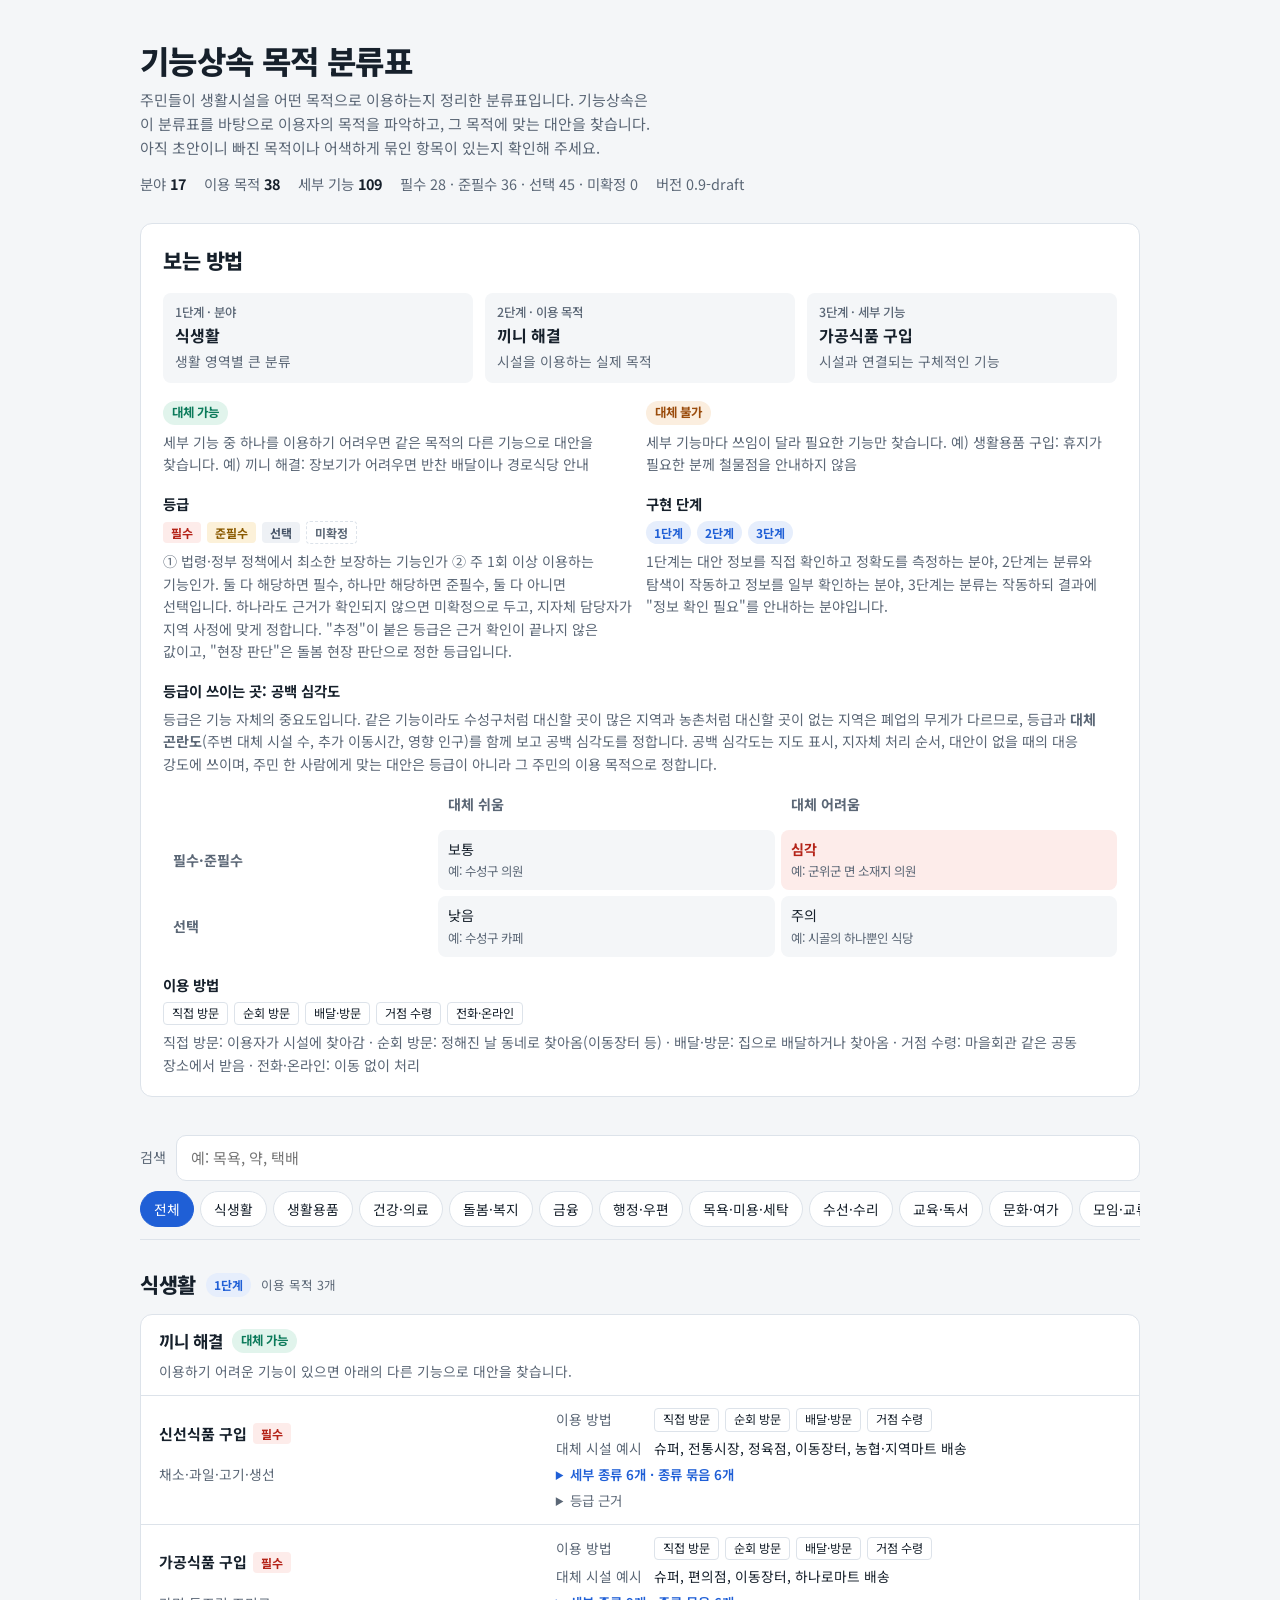
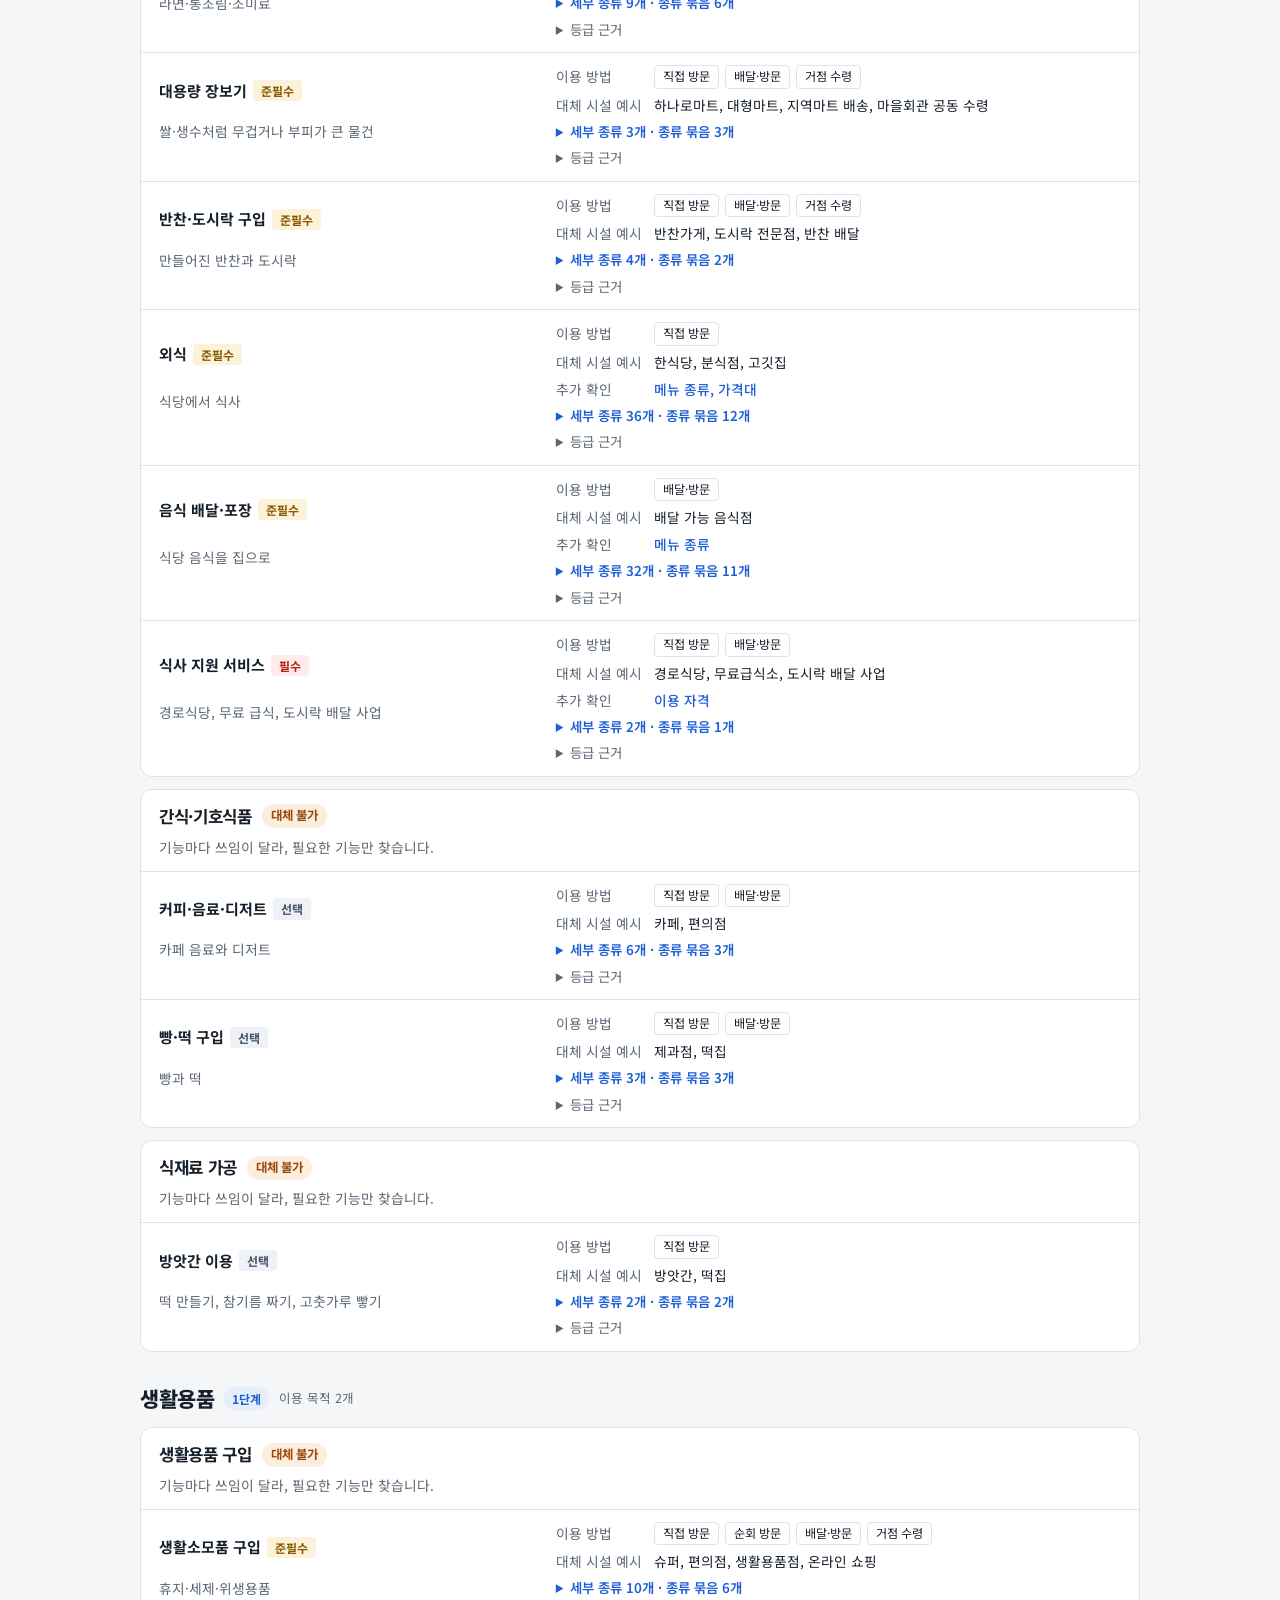
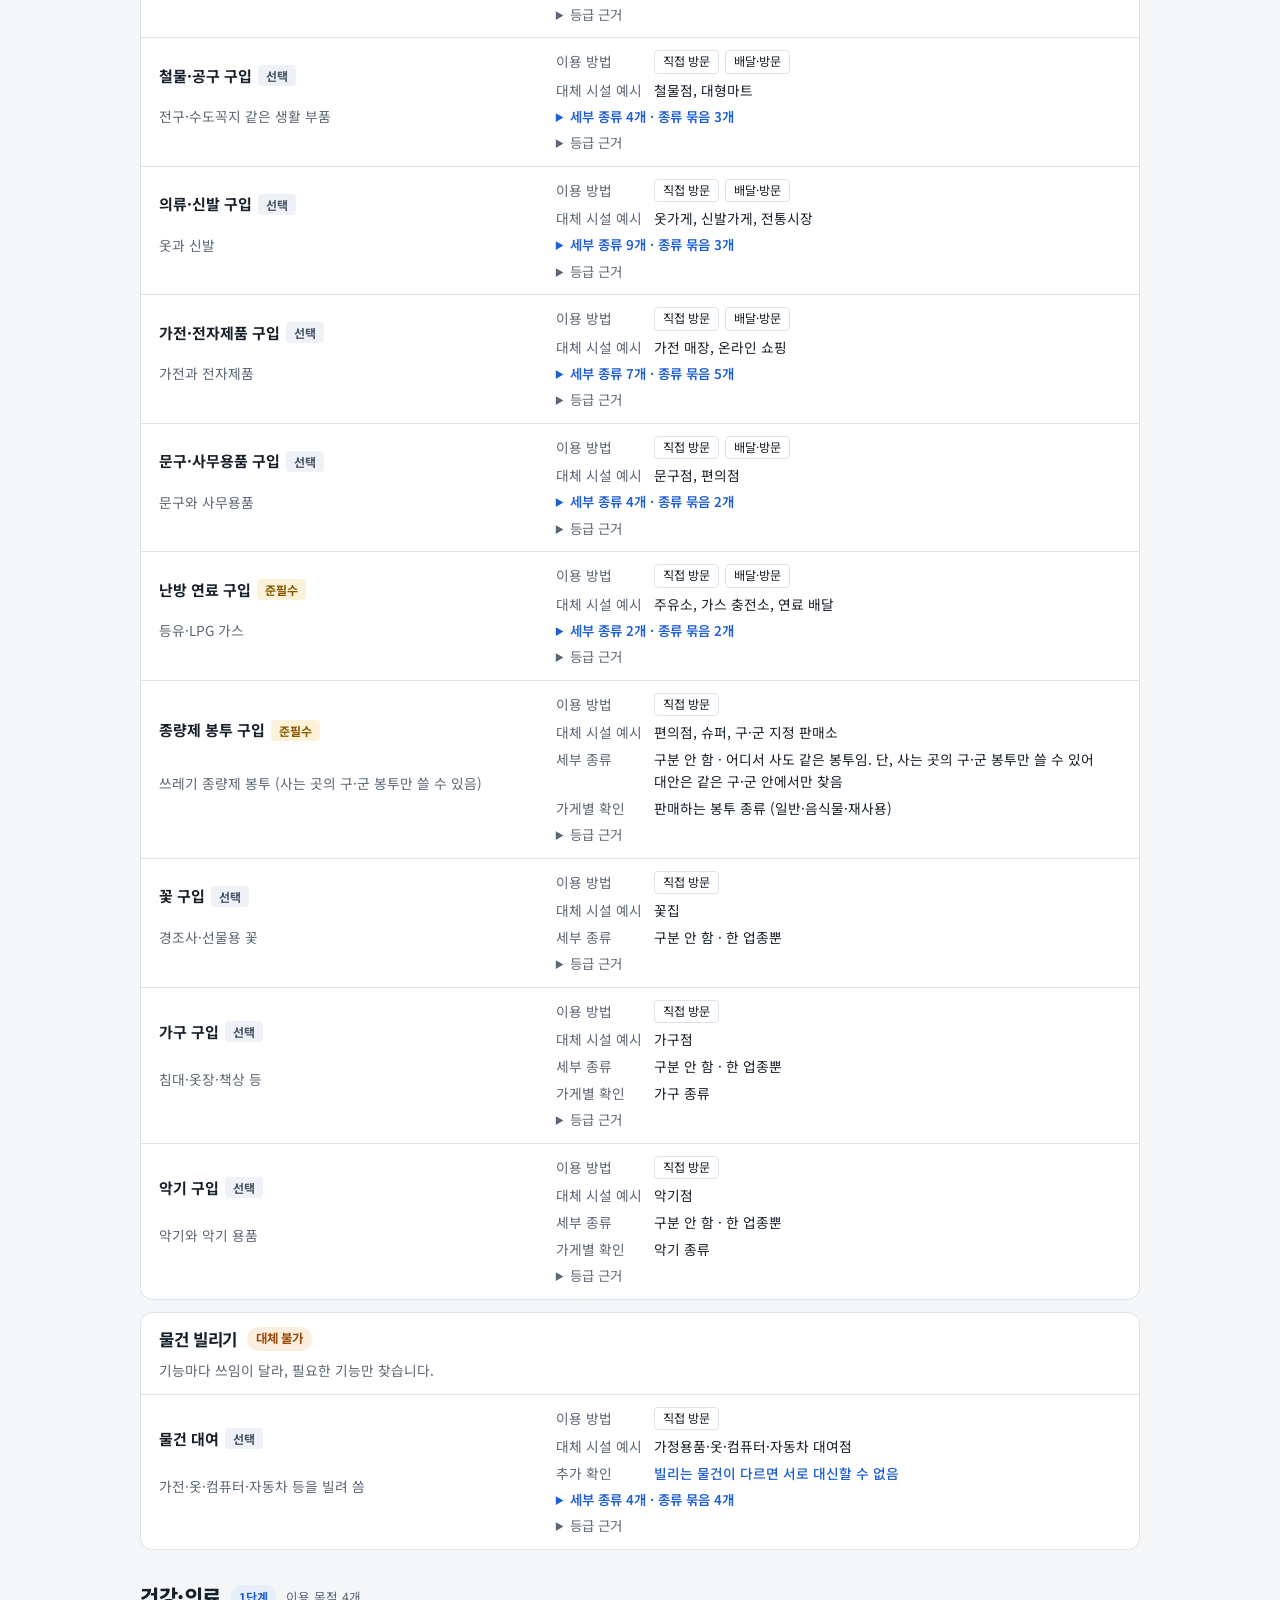
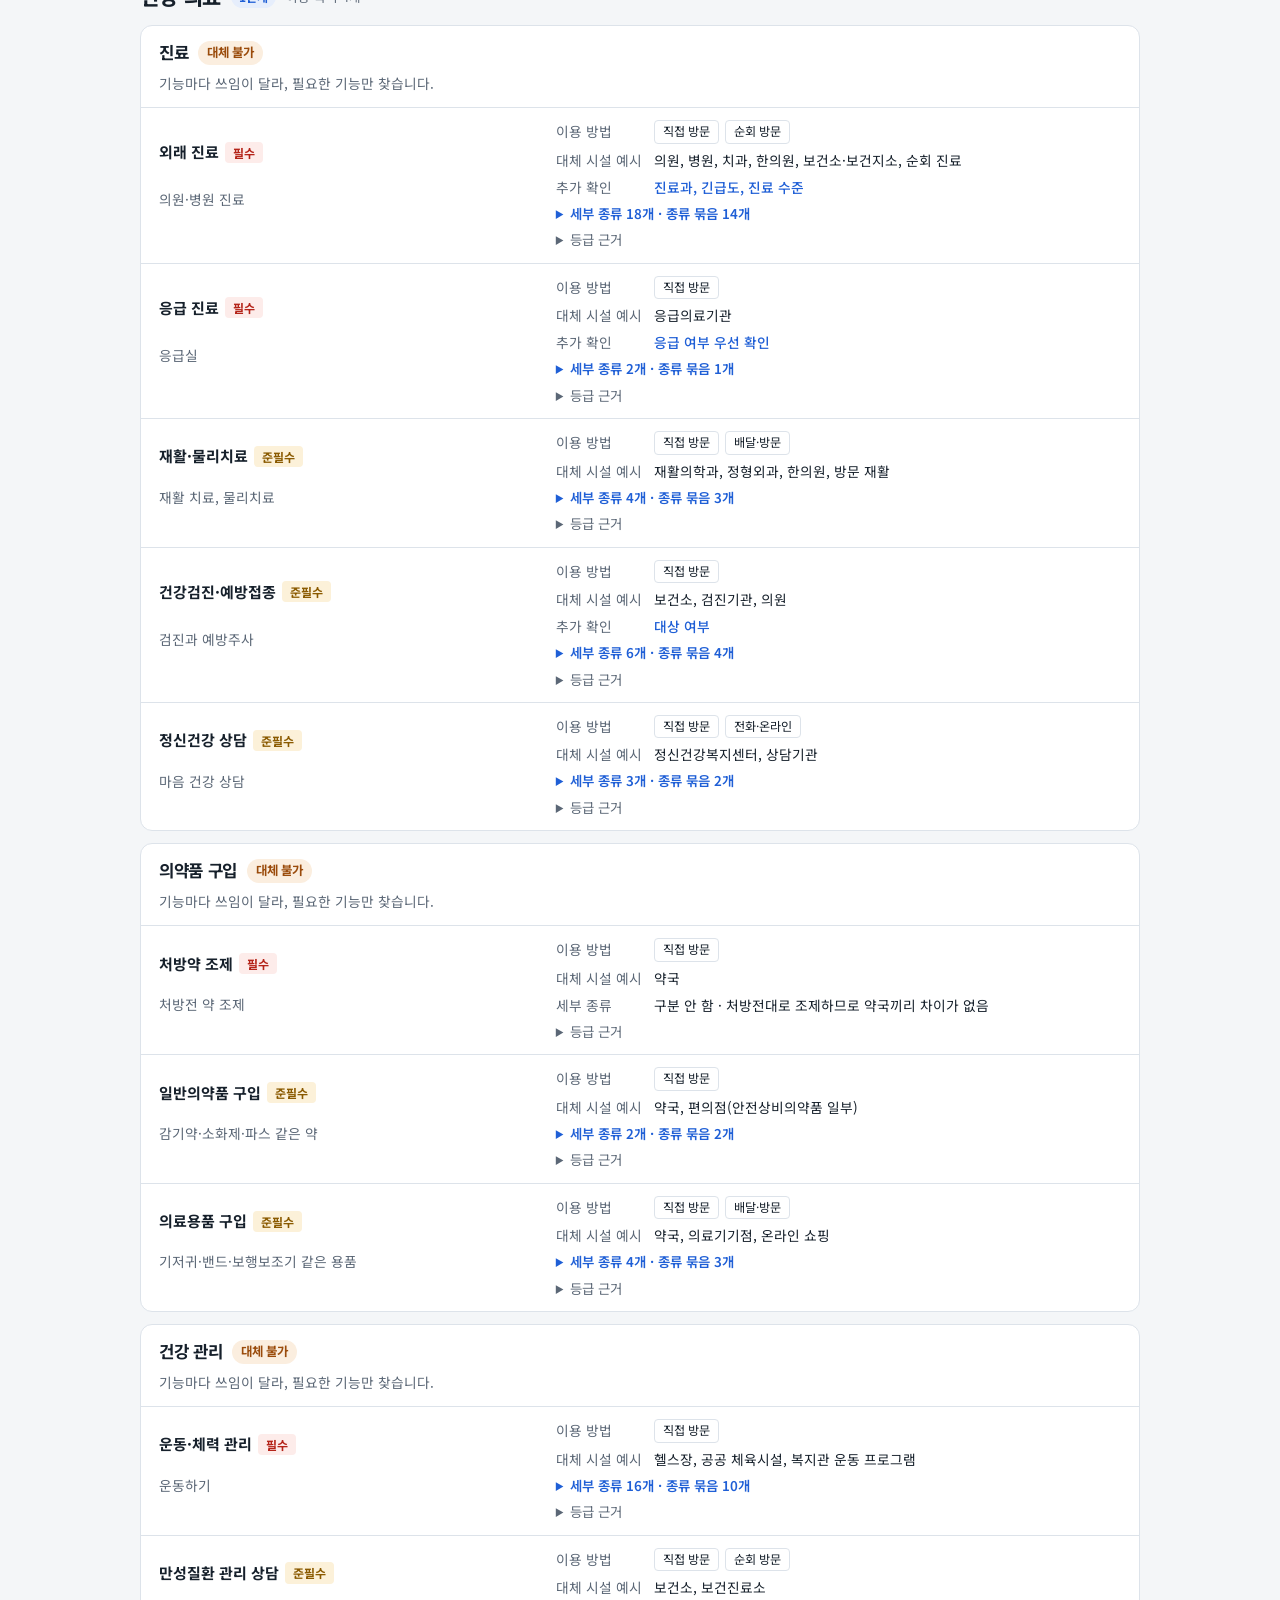
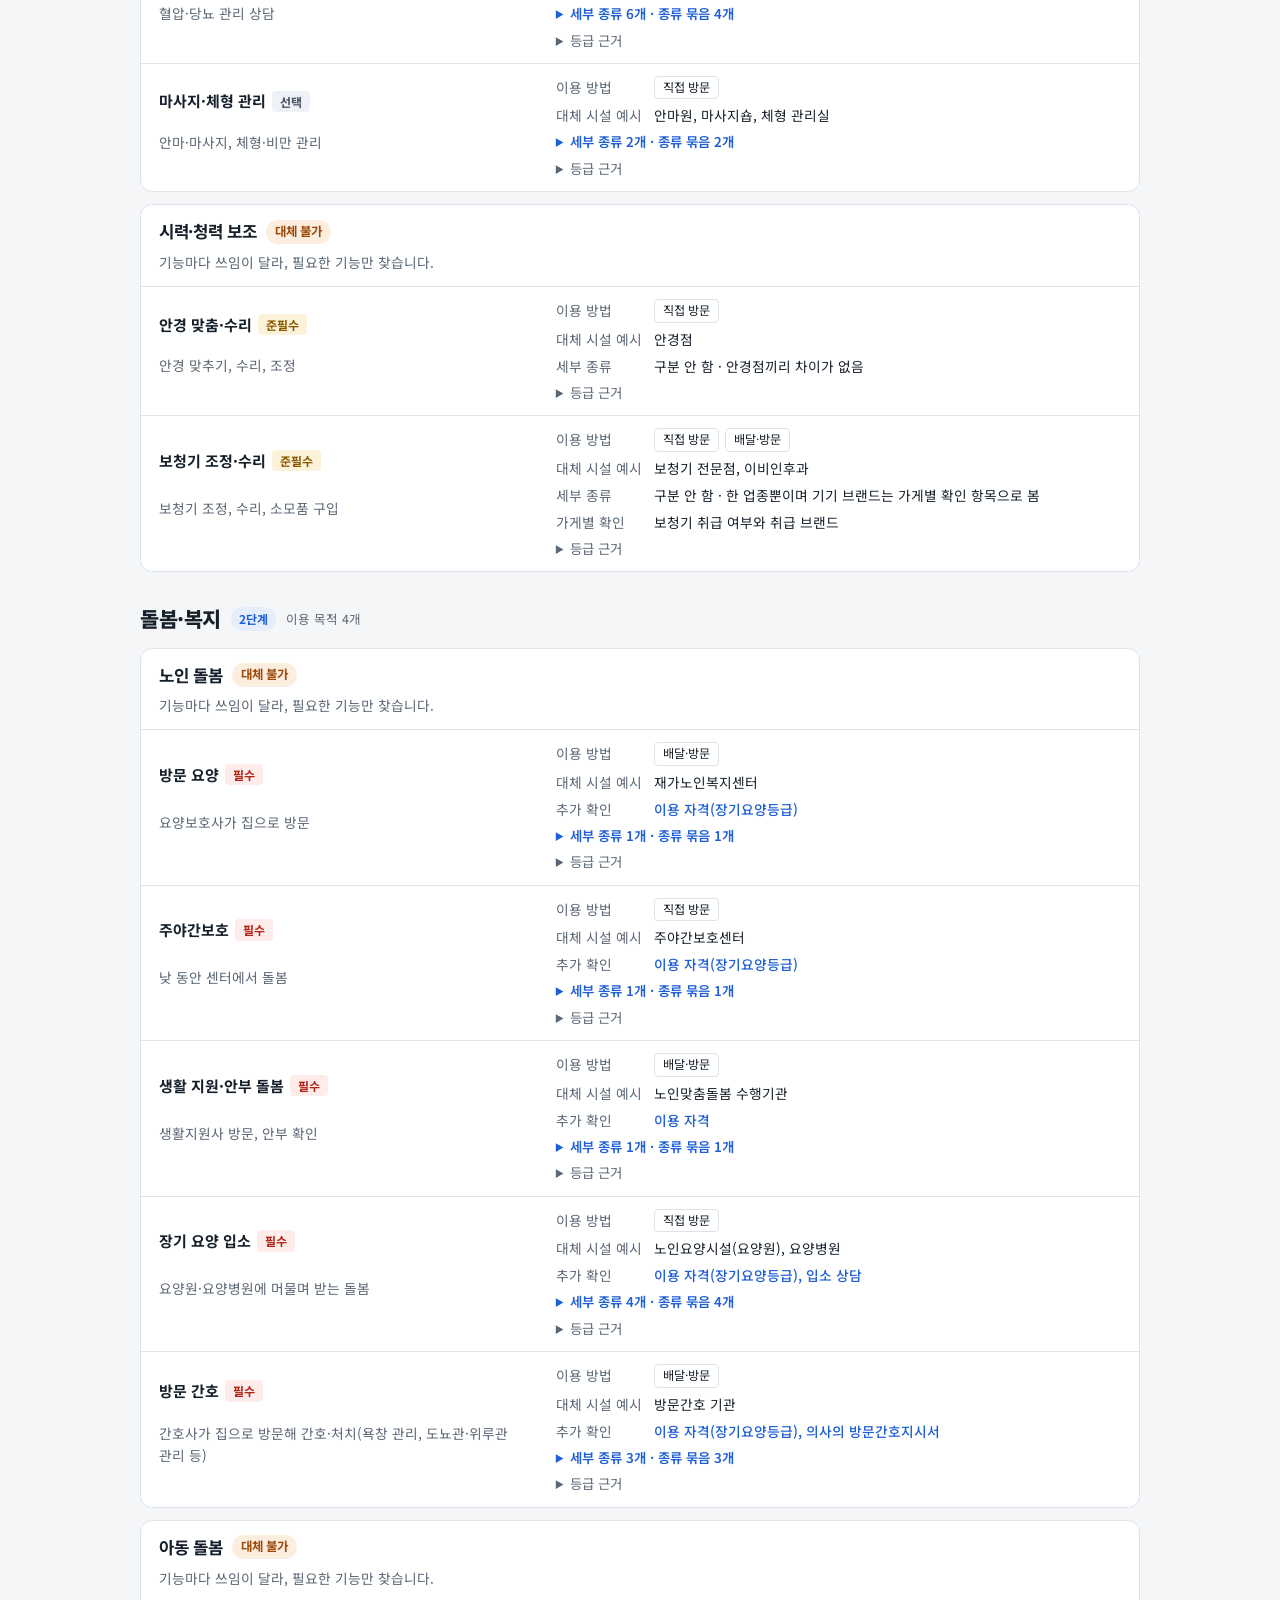
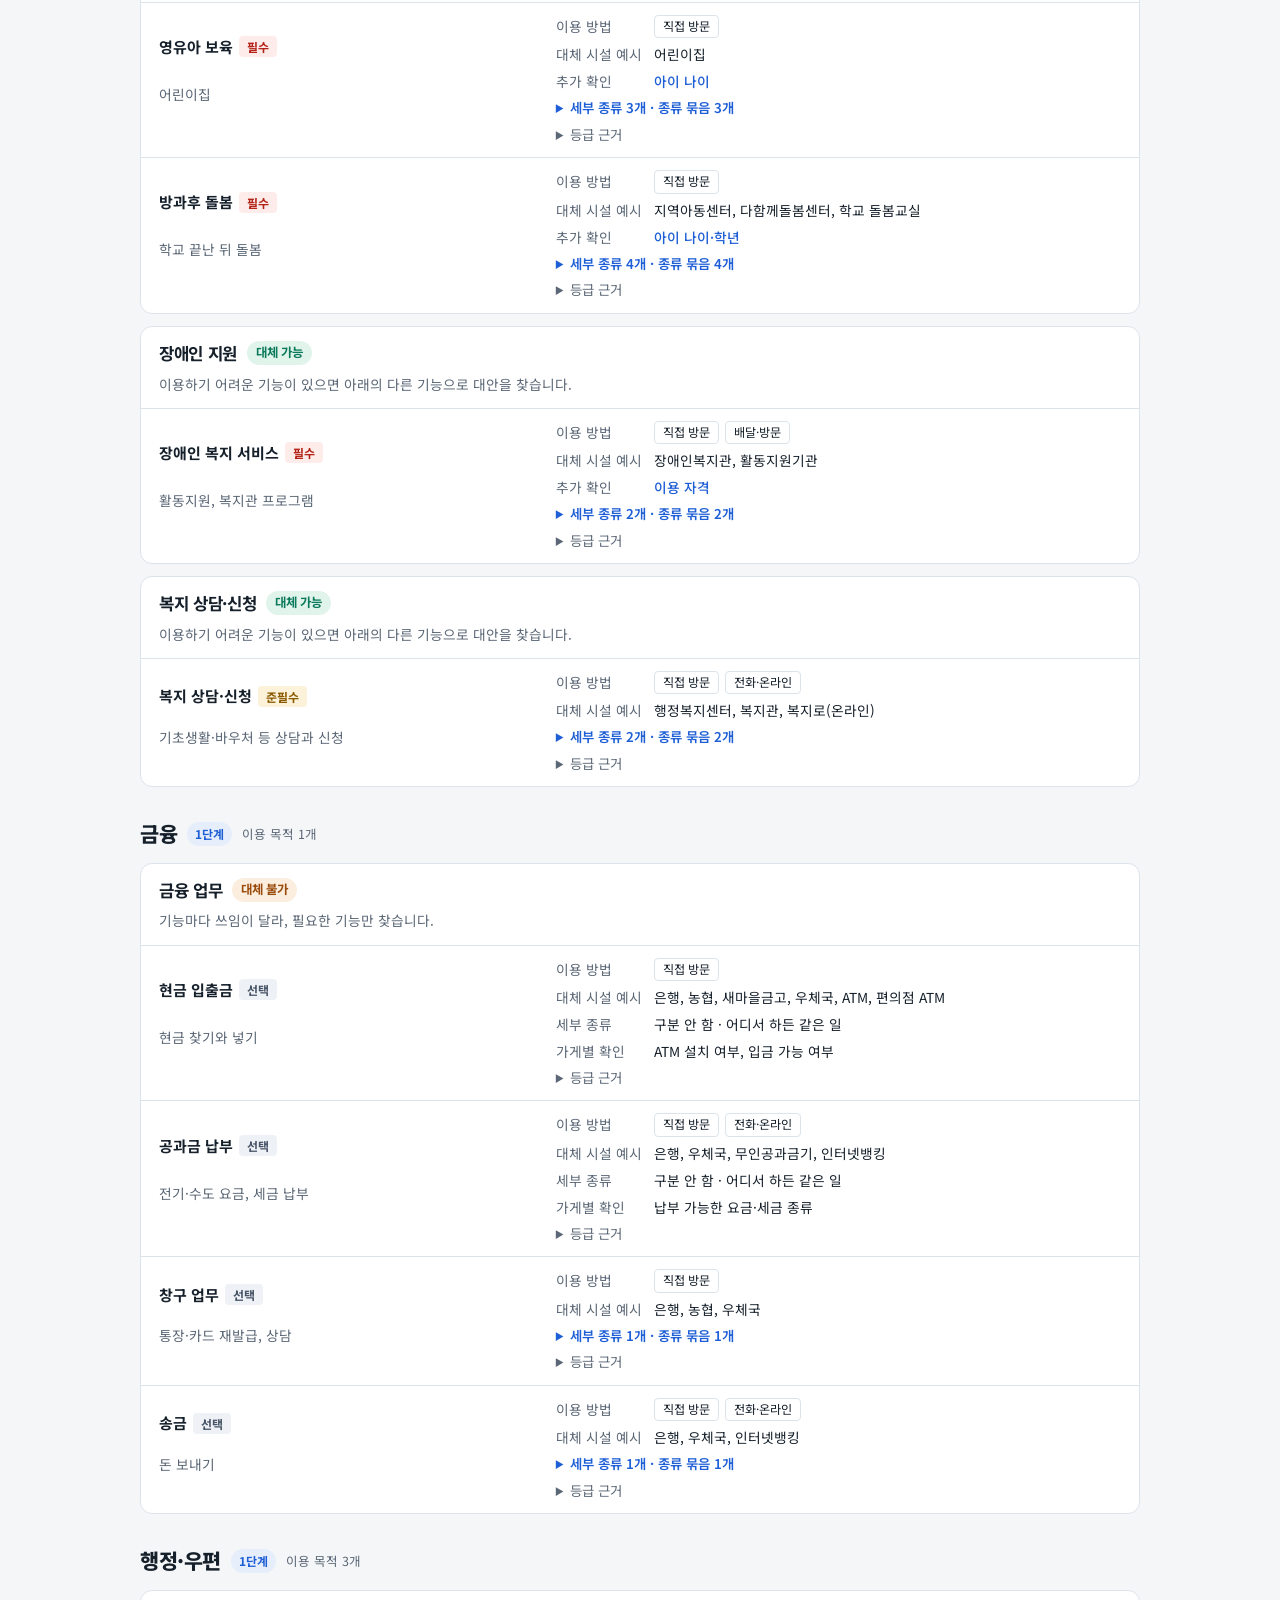
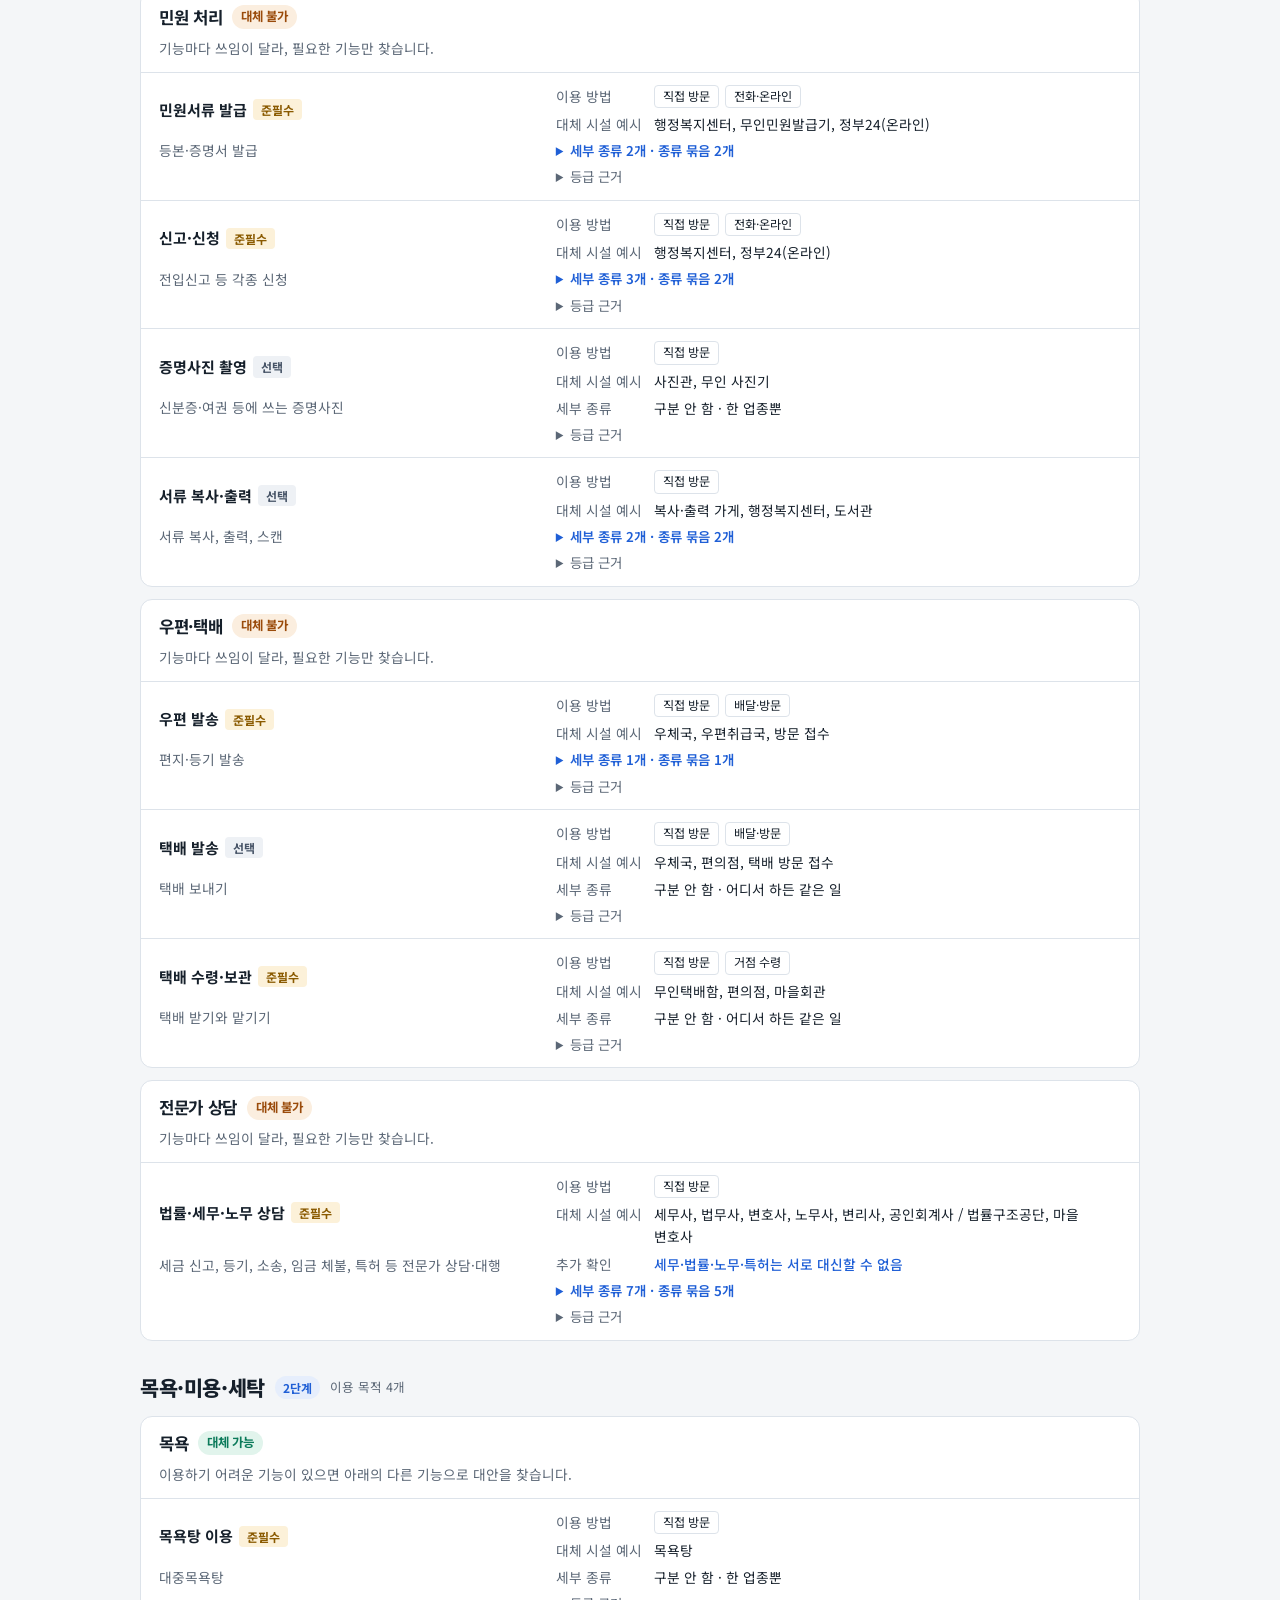
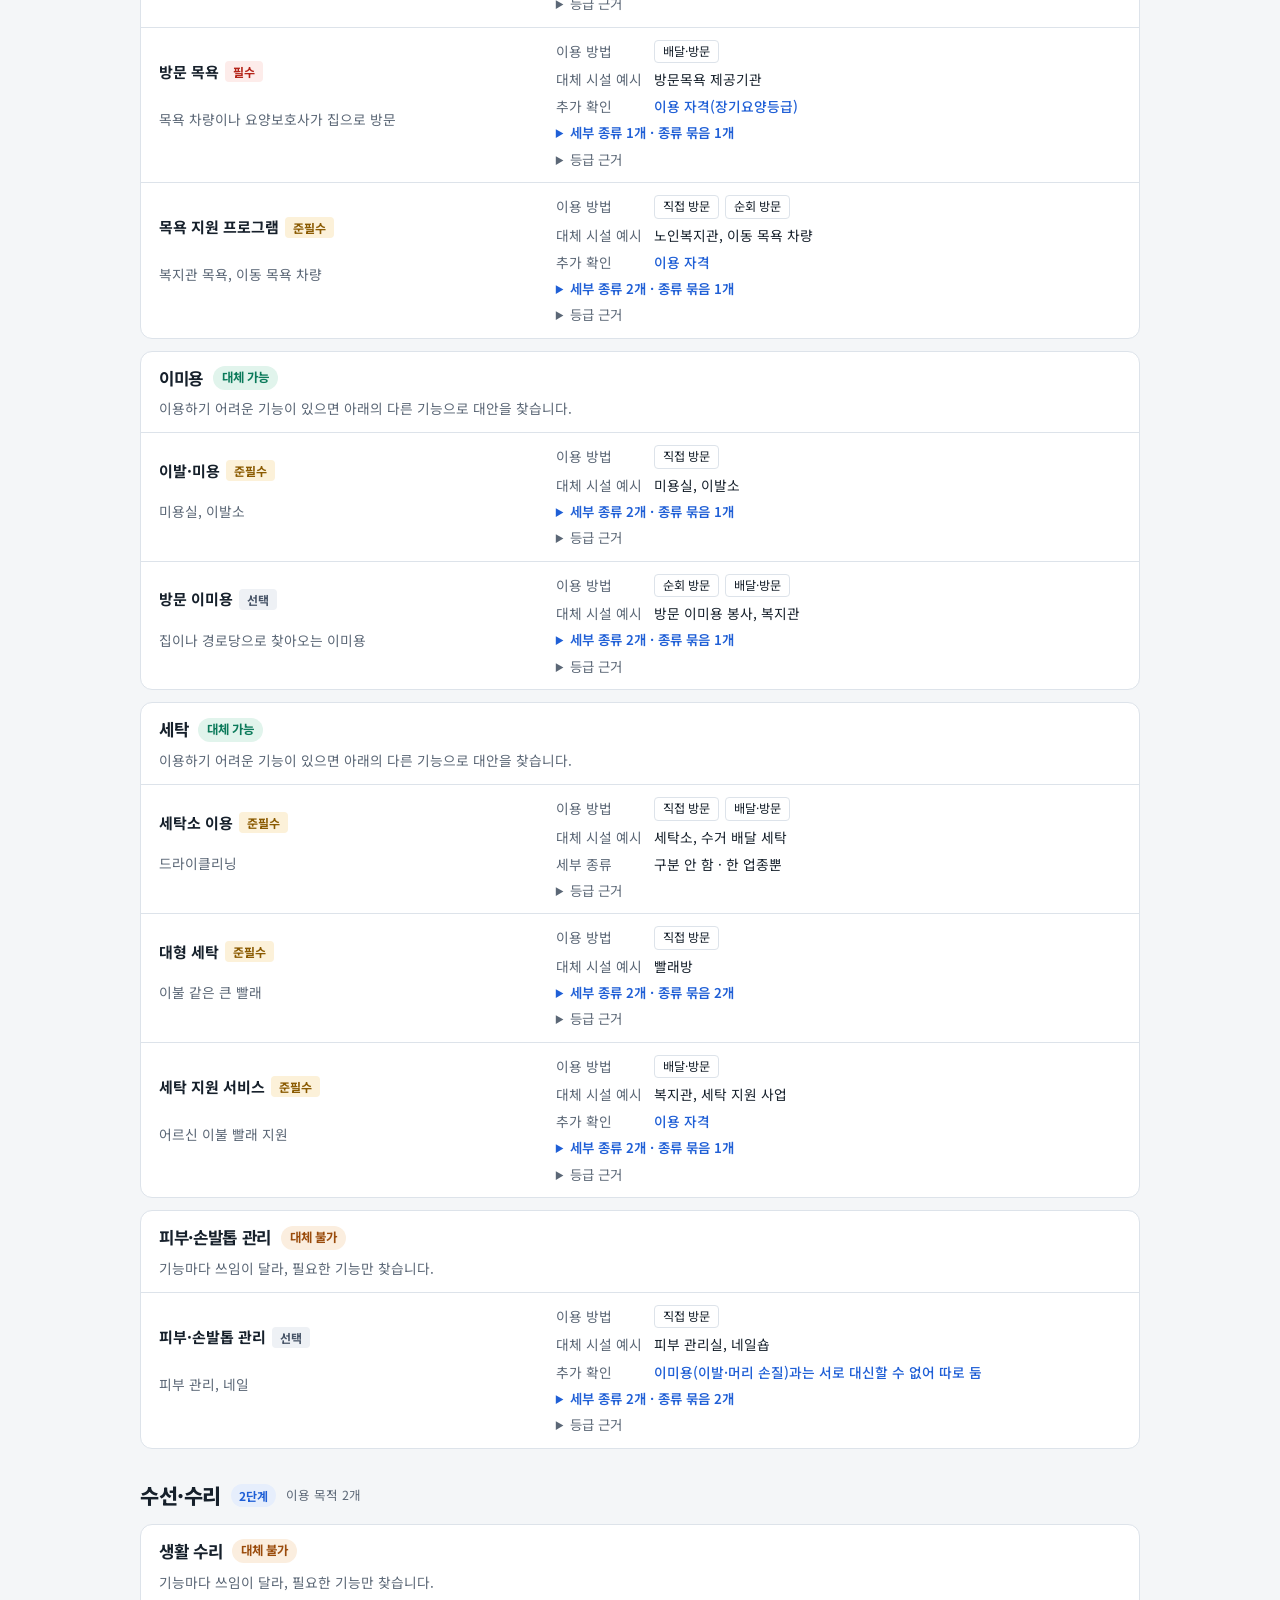
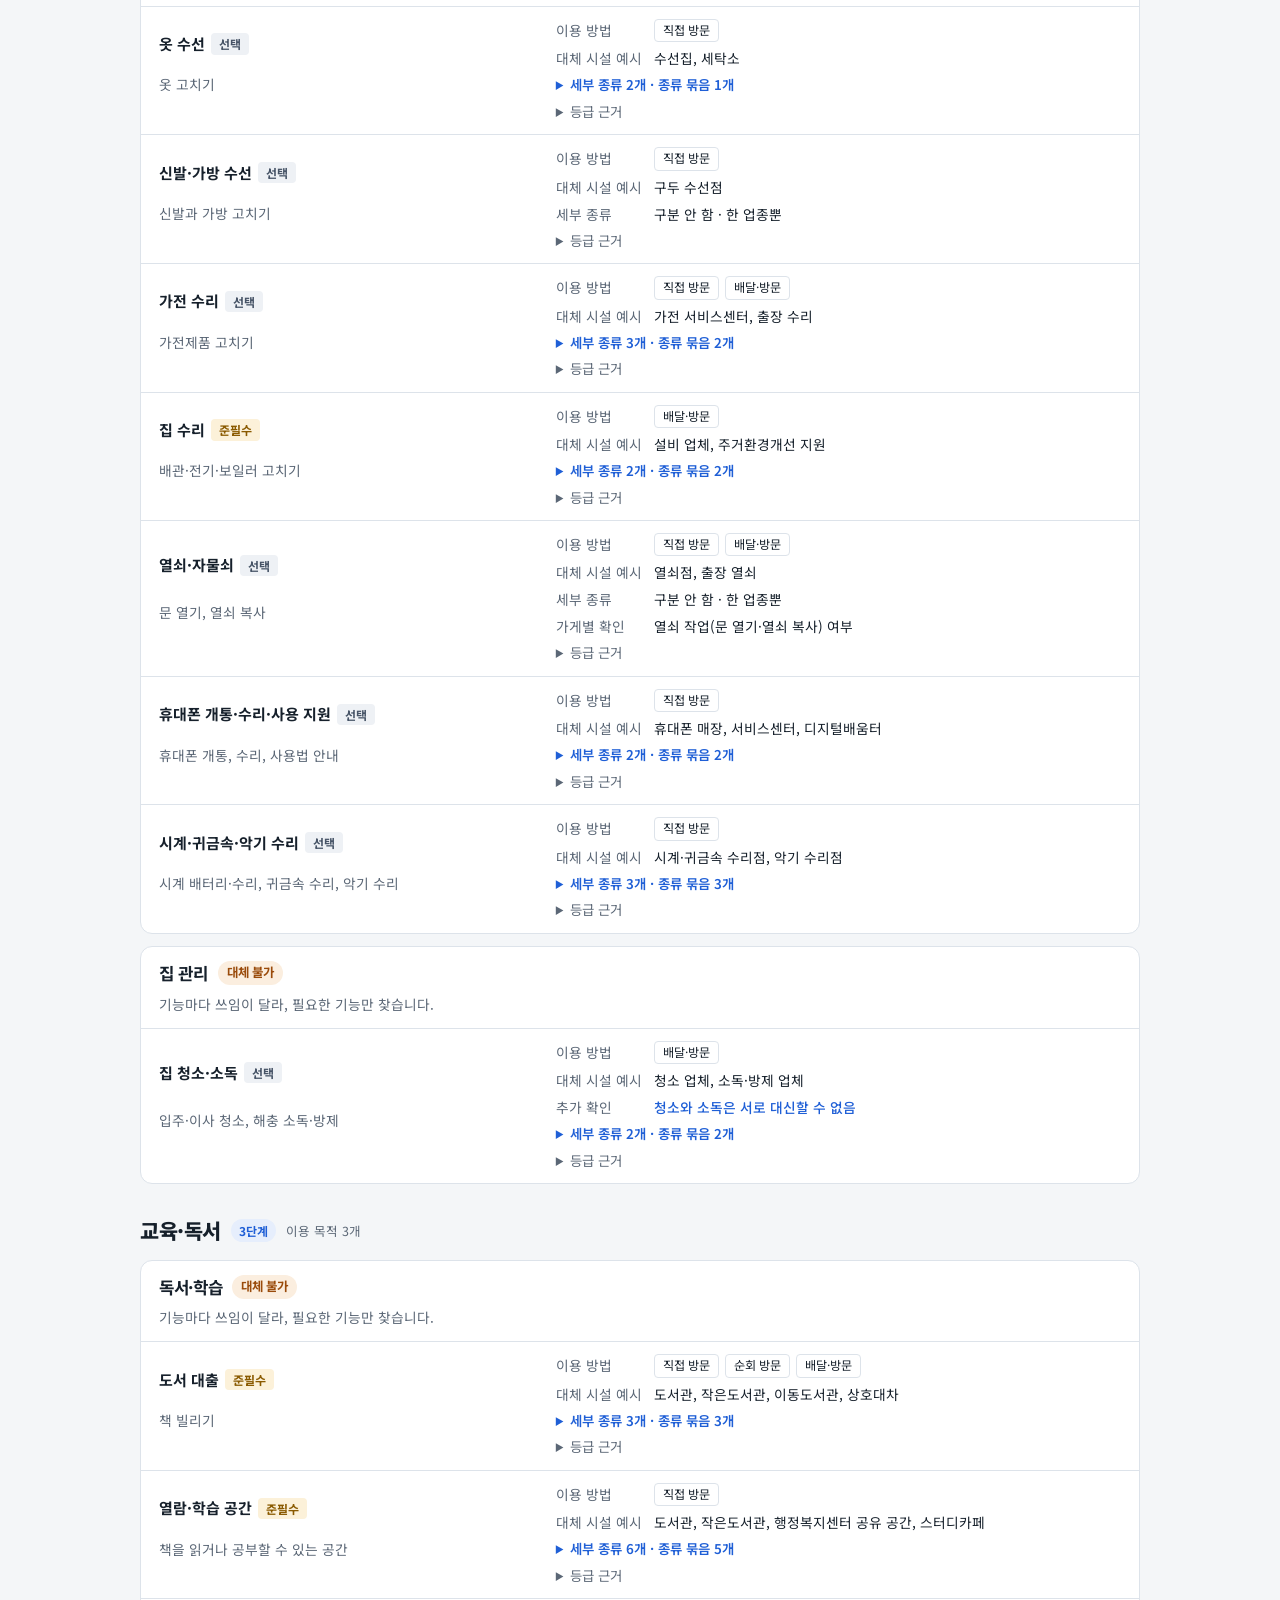
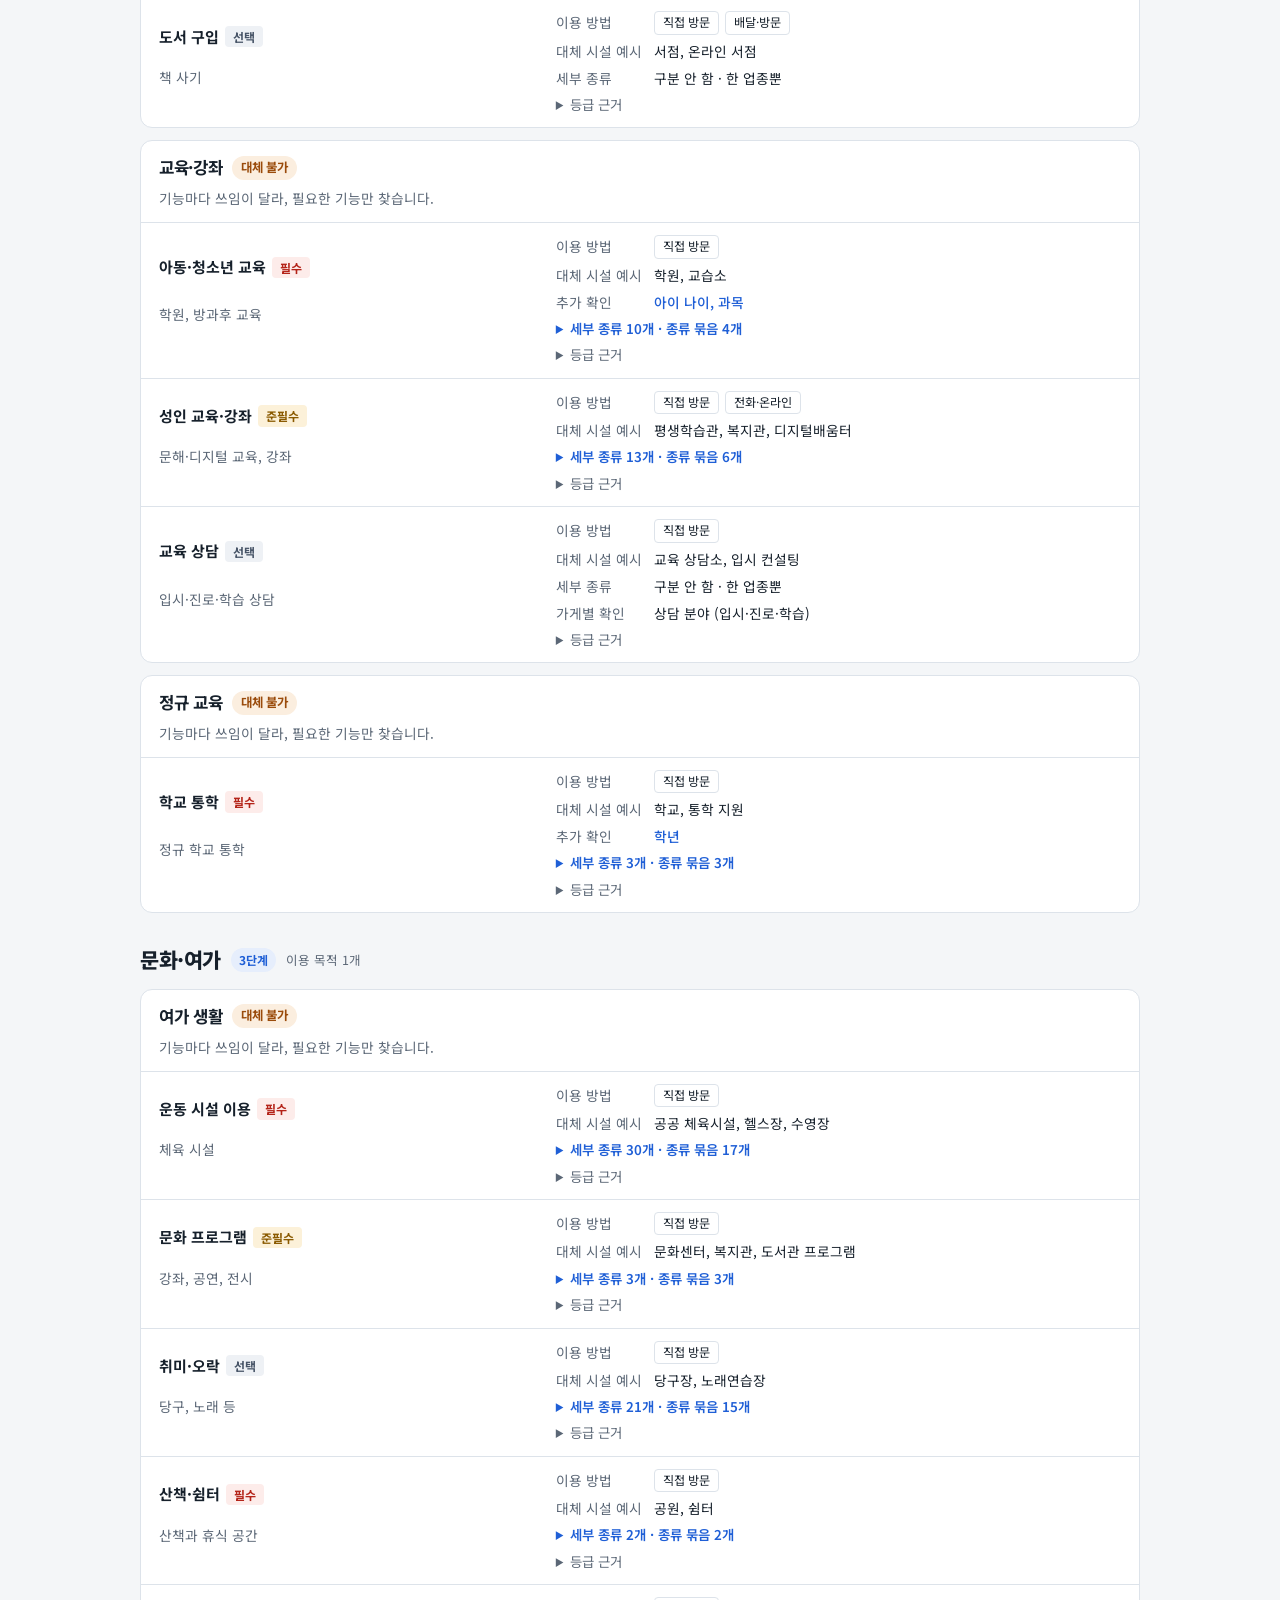
<file: design/purpose_taxonomy.html>
<!doctype html>
<html lang="ko">
<head>
<meta charset="utf-8">
<meta name="viewport" content="width=device-width, initial-scale=1">
</head>
<body>
<title>기능상속 목적 분류표</title>
<link rel="preconnect" href="https://fonts.googleapis.com">
<link rel="preconnect" href="https://fonts.gstatic.com" crossorigin>
<link rel="stylesheet" href="https://fonts.googleapis.com/css2?family=Noto+Sans+KR:wght@400;500;700;800&display=swap">
<style>
/* 레이아웃: 상단 요약 → 보는 방법 → 검색·분야 필터 → 분야별 이용 목적 카드 → 선택 이유·공통 정보 */
:root{
  --bg:#F4F6F8; --surface:#FFFFFF; --ink:#16202B; --muted:#5B6776; --line:#DDE3EA;
  --accent:#1F5FD6; --accent-soft:#E6EEFC;
  --ok:#0B7A5A; --ok-bg:#E1F4EC; --no:#9A4B0B; --no-bg:#FBEEDF;
  --g1:#B42318; --g1-bg:#FDECEA; --g2:#8A5A00; --g2-bg:#FCF1D9; --g3:#475467; --g3-bg:#EEF1F5; --g0:#5B6776; --g0-bg:#FFFFFF;
  --font:"Noto Sans KR","Apple SD Gothic Neo","Malgun Gothic",system-ui,sans-serif;
}
@media (prefers-color-scheme: dark){:root:not([data-theme="light"]){
  --bg:#0F151C; --surface:#17202A; --ink:#E7ECF2; --muted:#9AA7B6; --line:#2A3542;
  --accent:#7DA7F5; --accent-soft:#1B2B47; --ok:#5FD3A9; --ok-bg:#12352A; --no:#F0B070; --no-bg:#3A2A17;
  --g1:#F7A59C; --g1-bg:#3D1E1B; --g2:#EBC46C; --g2-bg:#382D14; --g3:#B8C3D0; --g3-bg:#232D39; --g0:#9AA7B6; --g0-bg:#17202A; color-scheme:dark }}
:root[data-theme="dark"]{
  --bg:#0F151C; --surface:#17202A; --ink:#E7ECF2; --muted:#9AA7B6; --line:#2A3542;
  --accent:#7DA7F5; --accent-soft:#1B2B47; --ok:#5FD3A9; --ok-bg:#12352A; --no:#F0B070; --no-bg:#3A2A17;
  --g1:#F7A59C; --g1-bg:#3D1E1B; --g2:#EBC46C; --g2-bg:#382D14; --g3:#B8C3D0; --g3-bg:#232D39; --g0:#9AA7B6; --g0-bg:#17202A; color-scheme:dark }
body{background:var(--bg);color:var(--ink);font-family:var(--font);font-size:15px;line-height:1.6;word-break:keep-all}
.wrap{max-width:1000px;margin:0 auto;padding-inline:20px;padding-block:32px 72px;display:flex;flex-direction:column;gap:28px}
h1,h2,h3{margin:0;font-weight:800;letter-spacing:-.02em;text-wrap:balance}
h1{font-size:2rem;line-height:1.25}
h2{font-size:1.3rem}
h3{font-size:1.05rem;font-weight:700}
.lede{color:var(--muted);max-width:64ch;margin:8px 0 0}
.stats{display:flex;flex-wrap:wrap;gap:6px 18px;margin-top:12px;color:var(--muted);font-size:.9rem;font-variant-numeric:tabular-nums}
.stats b{color:var(--ink)}
.panel{background:var(--surface);border:1px solid var(--line);border-radius:12px;padding:20px 22px;display:flex;flex-direction:column;gap:16px}
.levels{display:grid;grid-template-columns:repeat(3,minmax(0,1fr));gap:12px}
.lv{background:var(--bg);border-radius:8px;padding:10px 12px;min-width:0}
.lv small{display:block;color:var(--muted);font-size:.78rem;font-weight:500}
.lv strong{display:block;font-size:1rem}
.lv span{color:var(--muted);font-size:.86rem}
.grid2{display:grid;grid-template-columns:repeat(2,minmax(0,1fr));gap:12px}
.note{color:var(--muted);font-size:.88rem;margin:0}
.k{font-size:.9rem;font-weight:700;margin:0 0 6px}
.tag{display:inline-flex;align-items:center;font-size:.78rem;font-weight:700;padding:2px 9px;border-radius:999px;white-space:nowrap}
.tag.ok{color:var(--ok);background:var(--ok-bg)} .tag.no{color:var(--no);background:var(--no-bg)}
.g{display:inline-flex;font-size:.75rem;font-weight:700;padding:1px 8px;border-radius:4px;white-space:nowrap}
.g.필수{color:var(--g1);background:var(--g1-bg)} .g.준필수{color:var(--g2);background:var(--g2-bg)} .g.선택{color:var(--g3);background:var(--g3-bg)}
.g.미확정{color:var(--g0);background:var(--g0-bg);border:1px dashed var(--line)}
.est{font-size:.72rem;color:var(--muted);margin-left:2px}
.mode{display:inline-flex;font-size:.76rem;padding:1px 8px;border:1px solid var(--line);border-radius:4px;white-space:nowrap}
.row-inline{display:flex;flex-wrap:wrap;gap:6px;align-items:center}
.stage{display:inline-flex;font-size:.75rem;font-weight:700;padding:2px 8px;border-radius:999px;background:var(--accent-soft);color:var(--accent);white-space:nowrap}
.toolbar{position:sticky;top:env(safe-area-inset-top,0px);z-index:2;background:var(--bg);padding-block:10px;display:flex;flex-direction:column;gap:10px;border-bottom:1px solid var(--line)}
.search{display:flex;gap:10px;align-items:center}
.search input{flex:1;min-width:0;font:inherit;padding:10px 14px;border:1px solid var(--line);border-radius:10px;background:var(--surface);color:var(--ink)}
.chips{display:flex;gap:6px;overflow-x:auto;padding-bottom:2px}
.chip{font:inherit;font-size:.86rem;border:1px solid var(--line);background:var(--surface);color:var(--ink);padding:6px 13px;border-radius:999px;cursor:pointer;white-space:nowrap}
.chip[aria-pressed="true"]{background:var(--accent);border-color:var(--accent);color:var(--surface)}
.chip:focus-visible,.search input:focus-visible,summary:focus-visible{outline:2px solid var(--accent);outline-offset:2px}
.cat{display:flex;flex-direction:column;gap:12px}
.cat-h{display:flex;align-items:center;gap:10px;flex-wrap:wrap}
.cat-h small{color:var(--muted)}
.purpose{background:var(--surface);border:1px solid var(--line);border-radius:12px;overflow:hidden}
.p-h{display:flex;flex-wrap:wrap;align-items:center;gap:6px 10px;padding:13px 18px;border-bottom:1px solid var(--line)}
.p-h .why{color:var(--muted);font-size:.86rem;flex-basis:100%}
.leaf{display:grid;grid-template-columns:minmax(0,1fr) minmax(0,1.5fr);gap:4px 20px;padding:12px 18px;border-top:1px solid var(--line)}
.leaf:first-child{border-top:0}
.nm{display:flex;flex-wrap:wrap;align-items:center;gap:6px}
.nm strong{font-weight:700}
.ds{color:var(--muted);font-size:.86rem}
.meta{grid-column:2;grid-row:1 / span 2;display:flex;flex-direction:column;gap:5px;font-size:.86rem;min-width:0}
.meta .r{display:flex;gap:10px}
.meta .l{color:var(--muted);flex:0 0 6.4em}
.extra{color:var(--accent);font-weight:500}
.kinds summary{cursor:pointer;color:var(--accent);font-weight:600}
.krule{margin:6px 0 8px;color:var(--muted);font-size:.86em}
.kg{display:flex;gap:10px;padding:4px 0;border-top:1px dashed var(--line)}
.kgn{flex:0 0 6.4em;font-weight:600;word-break:keep-all}
.kl{display:flex;flex-wrap:wrap;gap:4px 6px;min-width:0}
.kind{border:1px solid var(--line);border-radius:6px;padding:1px 7px;font-size:.9em;word-break:keep-all}
.kind small{color:var(--muted)}
.kind.mx{border-style:dashed}
.kchk{display:flex;gap:10px;margin-top:6px}.kchk .l{color:var(--muted);flex:0 0 6.4em}
details{font-size:.84rem;color:var(--muted)}
summary{cursor:pointer;color:var(--muted)}
details .basis{margin-top:4px;display:grid;grid-template-columns:auto 1fr;gap:2px 10px}
.empty{color:var(--muted);padding:20px 0}
.reason{display:grid;grid-template-columns:minmax(0,1fr) minmax(0,1.2fr);gap:2px 12px;padding:9px 0;border-top:1px solid var(--line);font-size:.88rem}
.reason:first-of-type{border-top:0}
.reason .v{color:var(--muted)}
.attrs{display:flex;flex-wrap:wrap;gap:6px}
.attrs span{font-size:.84rem;padding:3px 10px;border-radius:6px;background:var(--accent-soft)}
.sev{display:grid;grid-template-columns:minmax(0,.8fr) minmax(0,1fr) minmax(0,1fr);gap:6px;margin-top:10px;font-size:.88rem}
.sev span{background:var(--bg);border-radius:8px;padding:8px 10px;display:flex;flex-direction:column;gap:2px;min-width:0}
.sev span:first-child{background:transparent}
.sev .h{background:transparent;color:var(--muted);font-weight:700;justify-content:center}
.sev .hi{background:var(--g1-bg);color:var(--g1);font-weight:700}
.sev small{color:var(--muted);font-weight:400;font-size:.78rem}
@media (max-width:720px){
  .levels,.grid2{grid-template-columns:minmax(0,1fr)}
  .leaf{grid-template-columns:minmax(0,1fr)}
  .meta{grid-column:1;grid-row:auto}
  .reason{grid-template-columns:minmax(0,1fr)}
}
</style>

<div class="wrap">
  <header>
    <h1>기능상속 목적 분류표</h1>
    <p class="lede">주민들이 생활시설을 어떤 목적으로 이용하는지 정리한 분류표입니다. 기능상속은 이 분류표를 바탕으로 이용자의 목적을 파악하고, 그 목적에 맞는 대안을 찾습니다. 아직 초안이니 빠진 목적이나 어색하게 묶인 항목이 있는지 확인해 주세요.</p>
    <div class="stats" id="stats"></div>
  </header>

  <section class="panel" aria-labelledby="howto">
    <h2 id="howto">보는 방법</h2>
    <div class="levels">
      <div class="lv"><small>1단계 · 분야</small><strong>식생활</strong><span>생활 영역별 큰 분류</span></div>
      <div class="lv"><small>2단계 · 이용 목적</small><strong>끼니 해결</strong><span>시설을 이용하는 실제 목적</span></div>
      <div class="lv"><small>3단계 · 세부 기능</small><strong>가공식품 구입</strong><span>시설과 연결되는 구체적인 기능</span></div>
    </div>
    <div class="grid2">
      <div><p class="k"><span class="tag ok">대체 가능</span></p><p class="note">세부 기능 중 하나를 이용하기 어려우면 같은 목적의 다른 기능으로 대안을 찾습니다. 예) 끼니 해결: 장보기가 어려우면 반찬 배달이나 경로식당 안내</p></div>
      <div><p class="k"><span class="tag no">대체 불가</span></p><p class="note">세부 기능마다 쓰임이 달라 필요한 기능만 찾습니다. 예) 생활용품 구입: 휴지가 필요한 분께 철물점을 안내하지 않음</p></div>
    </div>
    <div class="grid2">
      <div>
        <p class="k">등급</p>
        <div class="row-inline"><span class="g 필수">필수</span><span class="g 준필수">준필수</span><span class="g 선택">선택</span><span class="g 미확정">미확정</span></div>
        <p class="note" style="margin-top:6px">① 법령·정부 정책에서 최소한 보장하는 기능인가 ② 주 1회 이상 이용하는 기능인가. 둘 다 해당하면 필수, 하나만 해당하면 준필수, 둘 다 아니면 선택입니다. 하나라도 근거가 확인되지 않으면 미확정으로 두고, 지자체 담당자가 지역 사정에 맞게 정합니다. "추정"이 붙은 등급은 근거 확인이 끝나지 않은 값이고, "현장 판단"은 돌봄 현장 판단으로 정한 등급입니다.</p>
      </div>
      <div>
        <p class="k">구현 단계</p>
        <div class="row-inline"><span class="stage">1단계</span><span class="stage">2단계</span><span class="stage">3단계</span></div>
        <p class="note" style="margin-top:6px">1단계는 대안 정보를 직접 확인하고 정확도를 측정하는 분야, 2단계는 분류와 탐색이 작동하고 정보를 일부 확인하는 분야, 3단계는 분류는 작동하되 결과에 "정보 확인 필요"를 안내하는 분야입니다.</p>
      </div>
    </div>
    <div>
      <p class="k">등급이 쓰이는 곳: 공백 심각도</p>
      <p class="note">등급은 기능 자체의 중요도입니다. 같은 기능이라도 수성구처럼 대신할 곳이 많은 지역과 농촌처럼 대신할 곳이 없는 지역은 폐업의 무게가 다르므로, 등급과 <b>대체 곤란도</b>(주변 대체 시설 수, 추가 이동시간, 영향 인구)를 함께 보고 공백 심각도를 정합니다. 공백 심각도는 지도 표시, 지자체 처리 순서, 대안이 없을 때의 대응 강도에 쓰이며, 주민 한 사람에게 맞는 대안은 등급이 아니라 그 주민의 이용 목적으로 정합니다.</p>
      <div class="sev" role="table" aria-label="공백 심각도">
        <span></span><span class="h">대체 쉬움</span><span class="h">대체 어려움</span>
        <span class="h">필수·준필수</span><span>보통<small>예: 수성구 의원</small></span><span class="hi">심각<small>예: 군위군 면 소재지 의원</small></span>
        <span class="h">선택</span><span>낮음<small>예: 수성구 카페</small></span><span>주의<small>예: 시골의 하나뿐인 식당</small></span>
      </div>
    </div>
    <div>
      <p class="k">이용 방법</p>
      <div class="row-inline"><span class="mode">직접 방문</span><span class="mode">순회 방문</span><span class="mode">배달·방문</span><span class="mode">거점 수령</span><span class="mode">전화·온라인</span></div>
      <p class="note" style="margin-top:6px">직접 방문: 이용자가 시설에 찾아감 · 순회 방문: 정해진 날 동네로 찾아옴(이동장터 등) · 배달·방문: 집으로 배달하거나 찾아옴 · 거점 수령: 마을회관 같은 공동 장소에서 받음 · 전화·온라인: 이동 없이 처리</p>
    </div>
  </section>

  <div class="toolbar">
    <div class="search"><label for="q" class="note">검색</label><input id="q" type="search" placeholder="예: 목욕, 약, 택배" autocomplete="off"></div>
    <div class="chips" id="chips" role="group" aria-label="분야 선택"></div>
  </div>

  <div id="list" style="display:flex;flex-direction:column;gap:30px"></div>

  <div class="grid2">
    <section class="panel" aria-labelledby="r-h">
      <h2 id="r-h">시설 선택 이유</h2>
      <p class="note">대화 중 "그 가게의 어떤 점이 좋으셨어요?"라고 여쭤보는 항목입니다. 추천할 대안이 같은 장점을 갖췄는지 오른쪽 기준으로 확인합니다.</p>
      <div id="reasons"></div>
    </section>
    <section class="panel" aria-labelledby="a-h">
      <h2 id="a-h">시설 공통 정보</h2>
      <p class="note">업종과 관계없이 모든 시설을 같은 항목으로 기록해, 영업시간·이용 자격·인원·이동 조건을 똑같은 기준으로 확인합니다.</p>
      <div class="attrs" id="attrs"></div>
    </section>
  </div>
</div>

<script id="data" type="application/json">{
 "version": "0.9-draft",
 "updated": "2026-10-13",
 "delivery_modes": {
  "V": "직접 방문",
  "C": "순회 방문",
  "D": "배달·방문",
  "H": "거점 수령",
  "R": "전화·온라인"
 },
 "grade_rule": "① 법률이 국가·지자체에 제공·설치·지원 의무를 두거나 정부 국가 최저기준(기초생활인프라 국가적 최저기준, 농어촌서비스기준)에 들어 있음 ② 그 기능을 쓰는 사람이 보통 주 1회 이상 씀(공식 통계·제도 기준으로 확인될 때만, 확인 안 되면 아니오). 자주 쓰지 않아도 끊기면 생명·건강·안전에 바로 위험한 기능은 ②를 충족한 것으로 봄. 둘 다 충족 필수, 하나 충족 준필수, 둘 다 아니면 선택. 현장 판단으로 정한 기능은 그대로 둠.",
 "stage_rule": {
  "1": "대안 데이터 직접 확인, 정확도 측정",
  "2": "분류·탐색 작동, 데이터 일부 확인",
  "3": "분류 작동, '정보 확인 필요' 안내"
 },
 "rules": {
  "substitutable": "대체 가능한 이용 목적에서만, 세부 기능에 맞는 대안이 없을 때 같은 목적의 다른 세부 기능으로 넓혀 찾는다. 넓히기 전에 반드시 주민에게 묻고(예: '근처에 정육점이 없어요. 반찬가게나 배달도 괜찮으세요?'), 동의한 경우에만 카드에 '다른 방식'이라고 표시해 보여 준다.",
  "max_climb": "이용 목적 단계까지만 올라감 (분야는 묶음일 뿐 대체 관계 아님)",
  "same_kind": "대안은 문 닫은 시설과 같은 업종에서만 찾음(같은 세부 기능이라도 업종이 다르면 대안 아님: 해물찜집→분식집, 헬스장→골프 연습장, 안과→치과 금지). 다른 업종으로 넓히는 것은 사람이 확인한 '같은 종류 묶음'에 있을 때와, 주민이 대화에서 직접 넓혀 달라고 했을 때만 허용하며 이때 카드에 '다른 종류'라고 표시함. 업종보다 세밀한 구분(진료과목, 메뉴, 운동 종목)이 주민 목적에 필요하면 그 구분까지 맞춰야 하고, 자료로 확인할 수 없으면 '확인 필요'로 표시함. 추천 목록은 내보내기 전에 코드로 업종 일치를 검사하고, 어긋난 시설이 하나라도 있으면 내보내지 않음",
  "kinds": "대안은 ① 같은 세부 종류 → ② 같은 종류 묶음(주민에게 먼저 물어본 뒤) → ③ 다른 묶음(주민이 따로 원할 때만) 순서로 찾는다. '여러 종류 겸업' 가게와 '가게별 확인 항목'은 실시간 조회(카카오 지도·블로그 후기·공공 자료)로 확인하고, 확인되지 않으면 '확인 안 됨'으로 표시하고 전화 확인을 안내한다. 실시간 조회 결과는 저장하지 않는다. '신청·문의 창구'(contact) 종류는 그 서비스를 직접 하는 곳이 아니므로, 추천할 때 반드시 '신청·문의할 곳'으로 안내하고 그곳에서 서비스를 받는다고 말하지 않는다.",
  "recommend_safety": [
   "없는 시설 금지: 추천은 시설 데이터베이스(공공 자료)에 있는 시설 ID로만 한다. 언어 모델은 시설의 이름·주소·전화번호를 만들지 않고 ID만 고른다. 화면에 나오는 이름·주소·전화번호는 코드가 데이터베이스에서 그대로 가져온다.",
   "문 닫은 시설 금지: 인허가상 폐업·휴업·말소인 시설은 어떤 경우에도 내보내지 않는다. 기본 목록은 대안 후보 '예'만 쓰고, '확인 필요' 시설(인허가에만 있음, 오래전 폐업 기록, 상호와 업종이 어긋남)은 실시간 확인으로 지도에 있고 분류가 맞을 때만 보여 주며 '영업 확인됨'·'확인 필요'를 카드에 표시한다.",
   "안 맞는 시설 금지: 내보내기 직전에 코드로 검사한다. 모든 추천 시설의 세부 종류가 주민이 대화에서 확인한 목적(세부 기능·세부 종류)과 같거나, 주민이 동의한 묶음 안에 있어야 한다. 하나라도 어긋나면 그 목록 전체를 내보내지 않고 다시 계산한다. '가게별 확인' 종류(종류 미확인 포함)는 주민이 원하는 품목·서비스를 그 가게가 한다고 확인된 경우에만 추천 목록에 넣고, 확인되지 않은 가게는 '제공 여부 미확인' 목록으로 따로 보여 준다.",
   "정보 섞임 금지: 한 카드에는 한 시설의 정보만 담는다. 상가·인허가·카카오 정보는 같은 시설로 짝지어진 경우(거리·상호 기준)만 합치고, 짝지음이 불확실하면 합치지 않는다. 카카오 결과는 저장하지 않고 보여 줄 때만 쓴다.",
   "추측 금지: 메뉴·진료과목·서비스 같은 가게별 확인 항목은 근거(인허가·공공 자료·실시간 확인·주민 피드백)가 있을 때만 '확인됨'으로 쓰고, 없으면 '확인 필요'와 전화 확인을 안내한다.",
   "숫자와 시설 정보는 코드가: 거리·걷는 시간·시설 수는 코드가 계산한다. 언어 모델이 쓴 문장 속 숫자, 시설 이름·주소·전화번호는 선택된 시설 ID의 계산 결과·데이터베이스 값과 대조하고, 다르거나 목록에 없는 시설이 언급되면 내보내지 않는다.",
   "공백 계산은 보수적으로: '확인 필요' 시설은 공백 심각도 계산의 대안 수에 넣지 않고 따로 센다."
  ],
  "eligibility": "이용 자격이 있는 세부 종류(예: 경로당은 65세 이상, 방문요양·주야간보호·요양원은 장기요양 등급, 직장어린이집은 직원 자녀, 학교는 배정)는 대화에서 주민의 자격이 확인된 경우에만 추천 목록에 넣는다. 확인되지 않으면 '이용 자격 확인 필요'로 따로 보여 주고 자격을 카드에 적는다."
 },
 "categories": [
  {
   "id": "P01",
   "name": "식생활",
   "stage": 1,
   "purposes": [
    {
     "id": "P01.1",
     "name": "끼니 해결",
     "substitutable": true,
     "leaves": [
      {
       "id": "P01.1.01",
       "name": "신선식품 구입",
       "desc": "채소·과일·고기·생선",
       "modes": [
        "직접 방문",
        "순회 방문",
        "배달·방문",
        "거점 수령"
       ],
       "extra": "",
       "examples": "슈퍼, 전통시장, 정육점, 이동장터, 농협·지역마트 배송",
       "public_basis": "INFRA 소매점(도보 10분), RURAL26 식품",
       "weekly_use": "예 — FOOD (장보기 주 1회 이상이 대다수, 신선식품 단독 통계는 없음)",
       "grade": "필수",
       "grade_estimated": false,
       "kinds": {
        "sensitive": true,
        "check": "취급 품목. 도매 위주 가게는 개인이 조금씩 살 수 있는지 확인",
        "note": "",
        "groups": [
         {
          "name": "고기",
          "kinds": [
           {
            "name": "정육",
            "mixed": false,
            "contact": false,
            "elig": null,
            "upjong": [
             {
              "code": "G20503",
              "name": "정육점",
              "std": null,
              "pat": null,
              "stores": 782
             }
            ],
            "types": [],
            "stores": 782
           }
          ]
         },
         {
          "name": "채소·과일",
          "kinds": [
           {
            "name": "채소·과일",
            "mixed": false,
            "contact": false,
            "elig": null,
            "upjong": [
             {
              "code": "G20506",
              "name": "채소/과일 소매업",
              "std": null,
              "pat": null,
              "stores": 604
             }
            ],
            "types": [],
            "stores": 604
           }
          ]
         },
         {
          "name": "수산물",
          "kinds": [
           {
            "name": "생선·해산물",
            "mixed": false,
            "contact": false,
            "elig": null,
            "upjong": [
             {
              "code": "G20505",
              "name": "수산물 소매업",
              "std": null,
              "pat": null,
              "stores": 162
             }
            ],
            "types": [],
            "stores": 162
           }
          ]
         },
         {
          "name": "여러 가지",
          "kinds": [
           {
            "name": "슈퍼마켓 신선 코너",
            "mixed": true,
            "contact": false,
            "elig": null,
            "upjong": [
             {
              "code": "G20404",
              "name": "슈퍼마켓",
              "std": null,
              "pat": null,
              "stores": 2421
             }
            ],
            "types": [],
            "stores": 2421
           }
          ]
         },
         {
          "name": "건어물·젓갈",
          "kinds": [
           {
            "name": "건어물·젓갈",
            "mixed": false,
            "contact": false,
            "elig": null,
            "upjong": [
             {
              "code": "G20504",
              "name": "건어물/젓갈 소매업",
              "std": null,
              "pat": null,
              "stores": 99
             }
            ],
            "types": [],
            "stores": 99
           }
          ]
         },
         {
          "name": "전통시장",
          "kinds": [
           {
            "name": "전통시장",
            "mixed": true,
            "contact": false,
            "elig": null,
            "upjong": [],
            "types": [
             {
              "code": "PUB:전통시장",
              "name": "전통시장",
              "stores": 106
             }
            ],
            "stores": 106
           }
          ]
         }
        ]
       },
       "grade_basis": {
        "public": true,
        "weekly": true,
        "note": ""
       },
       "grade_source": "법령·국가 최저기준·통계 근거 계산"
      },
      {
       "id": "P01.1.02",
       "name": "가공식품 구입",
       "desc": "라면·통조림·조미료",
       "modes": [
        "직접 방문",
        "순회 방문",
        "배달·방문",
        "거점 수령"
       ],
       "extra": "",
       "examples": "슈퍼, 편의점, 이동장터, 하나로마트 배송",
       "public_basis": "INFRA 소매점(도보 10분), RURAL26 식품",
       "weekly_use": "예 — FOOD 가공식품 주 1회 이상 구입 65.5%",
       "grade": "필수",
       "grade_estimated": false,
       "kinds": {
        "sensitive": true,
        "check": "취급 품목. 도매 위주 가게는 개인이 조금씩 살 수 있는지 확인",
        "note": "",
        "groups": [
         {
          "name": "일반 가공식품",
          "kinds": [
           {
            "name": "슈퍼마켓",
            "mixed": true,
            "contact": false,
            "elig": null,
            "upjong": [
             {
              "code": "G20404",
              "name": "슈퍼마켓",
              "std": null,
              "pat": null,
              "stores": 2421
             }
            ],
            "types": [],
            "stores": 2421
           },
           {
            "name": "편의점",
            "mixed": true,
            "contact": false,
            "elig": null,
            "upjong": [
             {
              "code": "G20405",
              "name": "편의점",
              "std": null,
              "pat": null,
              "stores": 2037
             }
            ],
            "types": [],
            "stores": 2037
           },
           {
            "name": "아이스크림 할인점",
            "mixed": false,
            "contact": false,
            "elig": null,
            "upjong": [
             {
              "code": "G20507",
              "name": "아이스크림 할인점",
              "std": null,
              "pat": null,
              "stores": 6
             }
            ],
            "types": [],
            "stores": 6
           }
          ]
         },
         {
          "name": "음료·유제품",
          "kinds": [
           {
            "name": "생수·음료",
            "mixed": false,
            "contact": false,
            "elig": null,
            "upjong": [
             {
              "code": "G20603",
              "name": "생수/음료 소매업",
              "std": null,
              "pat": null,
              "stores": 72
             }
            ],
            "types": [],
            "stores": 72
           },
           {
            "name": "우유",
            "mixed": false,
            "contact": false,
            "elig": null,
            "upjong": [
             {
              "code": "G20604",
              "name": "우유 소매업",
              "std": null,
              "pat": null,
              "stores": 36
             }
            ],
            "types": [],
            "stores": 36
           }
          ]
         },
         {
          "name": "건강식품",
          "kinds": [
           {
            "name": "건강식품·진액",
            "mixed": false,
            "contact": false,
            "elig": null,
            "upjong": [
             {
              "code": "G20508",
              "name": "건강보조식품 소매업",
              "std": null,
              "pat": null,
              "stores": 631
             }
            ],
            "types": [],
            "stores": 631
           }
          ]
         },
         {
          "name": "건어물·젓갈",
          "kinds": [
           {
            "name": "건어물·젓갈",
            "mixed": false,
            "contact": false,
            "elig": null,
            "upjong": [
             {
              "code": "G20504",
              "name": "건어물/젓갈 소매업",
              "std": null,
              "pat": null,
              "stores": 99
             }
            ],
            "types": [],
            "stores": 99
           }
          ]
         },
         {
          "name": "주류",
          "kinds": [
           {
            "name": "주류",
            "mixed": false,
            "contact": false,
            "elig": null,
            "upjong": [
             {
              "code": "G20602",
              "name": "주류 소매업",
              "std": null,
              "pat": null,
              "stores": 35
             }
            ],
            "types": [],
            "stores": 35
           }
          ]
         },
         {
          "name": "전통시장",
          "kinds": [
           {
            "name": "전통시장",
            "mixed": true,
            "contact": false,
            "elig": null,
            "upjong": [],
            "types": [
             {
              "code": "PUB:전통시장",
              "name": "전통시장",
              "stores": 106
             }
            ],
            "stores": 106
           }
          ]
         }
        ]
       },
       "grade_basis": {
        "public": true,
        "weekly": true,
        "note": ""
       },
       "grade_source": "법령·국가 최저기준·통계 근거 계산"
      },
      {
       "id": "P01.1.03",
       "name": "대용량 장보기",
       "desc": "쌀·생수처럼 무겁거나 부피가 큰 물건",
       "modes": [
        "직접 방문",
        "배달·방문",
        "거점 수령"
       ],
       "extra": "",
       "examples": "하나로마트, 대형마트, 지역마트 배송, 마을회관 공동 수령",
       "public_basis": "INFRA 소매점, RURAL26 식품",
       "weekly_use": "아니오 — 쌀·생수는 보통 주 1회보다 드물게 삼 (통계 없음)",
       "grade": "준필수",
       "grade_estimated": false,
       "kinds": {
        "sensitive": true,
        "check": "취급 품목과 배달 여부",
        "note": "",
        "groups": [
         {
          "name": "쌀·곡물",
          "kinds": [
           {
            "name": "쌀·곡물",
            "mixed": false,
            "contact": false,
            "elig": null,
            "upjong": [
             {
              "code": "G20501",
              "name": "곡물/곡분 소매업",
              "std": null,
              "pat": null,
              "stores": 56
             }
            ],
            "types": [],
            "stores": 56
           }
          ]
         },
         {
          "name": "생수·음료",
          "kinds": [
           {
            "name": "생수·음료",
            "mixed": false,
            "contact": false,
            "elig": null,
            "upjong": [
             {
              "code": "G20603",
              "name": "생수/음료 소매업",
              "std": null,
              "pat": null,
              "stores": 72
             }
            ],
            "types": [],
            "stores": 72
           }
          ]
         },
         {
          "name": "여러 가지",
          "kinds": [
           {
            "name": "슈퍼마켓",
            "mixed": true,
            "contact": false,
            "elig": null,
            "upjong": [
             {
              "code": "G20404",
              "name": "슈퍼마켓",
              "std": null,
              "pat": null,
              "stores": 2421
             }
            ],
            "types": [],
            "stores": 2421
           }
          ]
         }
        ]
       },
       "grade_basis": {
        "public": true,
        "weekly": false,
        "note": ""
       },
       "grade_source": "법령·국가 최저기준·통계 근거 계산"
      },
      {
       "id": "P01.1.04",
       "name": "반찬·도시락 구입",
       "desc": "만들어진 반찬과 도시락",
       "modes": [
        "직접 방문",
        "배달·방문",
        "거점 수령"
       ],
       "extra": "",
       "examples": "반찬가게, 도시락 전문점, 반찬 배달",
       "public_basis": "RURAL26 식품",
       "weekly_use": "아니오 — 즉석조리식품을 주 1회 이상 사는 가구 25.7%(2024 식품소비행태조사)로 소수",
       "grade": "준필수",
       "grade_estimated": false,
       "kinds": {
        "sensitive": true,
        "check": "반찬 종류, 도시락 판매 여부",
        "note": "",
        "groups": [
         {
          "name": "반찬",
          "kinds": [
           {
            "name": "반찬가게",
            "mixed": false,
            "contact": false,
            "elig": null,
            "upjong": [
             {
              "code": "G20509",
              "name": "반찬/식료품 소매업",
              "std": null,
              "pat": null,
              "stores": 698
             }
            ],
            "types": [],
            "stores": 698
           }
          ]
         },
         {
          "name": "도시락·간편식",
          "kinds": [
           {
            "name": "분식집 포장",
            "mixed": false,
            "contact": false,
            "elig": null,
            "upjong": [
             {
              "code": "I21007",
              "name": "김밥/만두/분식",
              "std": null,
              "pat": null,
              "stores": 2123
             }
            ],
            "types": [],
            "stores": 2123
           },
           {
            "name": "편의점 도시락",
            "mixed": true,
            "contact": false,
            "elig": null,
            "upjong": [
             {
              "code": "G20405",
              "name": "편의점",
              "std": null,
              "pat": null,
              "stores": 2037
             }
            ],
            "types": [],
            "stores": 2037
           },
           {
            "name": "슈퍼마켓 반찬 코너",
            "mixed": true,
            "contact": false,
            "elig": null,
            "upjong": [
             {
              "code": "G20404",
              "name": "슈퍼마켓",
              "std": null,
              "pat": null,
              "stores": 2421
             }
            ],
            "types": [],
            "stores": 2421
           }
          ]
         }
        ]
       },
       "grade_basis": {
        "public": true,
        "weekly": false,
        "note": ""
       },
       "grade_source": "법령·국가 최저기준·통계 근거 계산"
      },
      {
       "id": "P01.1.05",
       "name": "외식",
       "desc": "식당에서 식사",
       "modes": [
        "직접 방문"
       ],
       "extra": "메뉴 종류, 가격대",
       "examples": "한식당, 분식점, 고깃집",
       "public_basis": "없음",
       "weekly_use": "예 — EAT 방문 외식 월 13.7회(주 약 3회)",
       "grade": "준필수",
       "grade_estimated": false,
       "kinds": {
        "sensitive": true,
        "check": "대표 메뉴",
        "note": "",
        "groups": [
         {
          "name": "한식 밥·국",
          "kinds": [
           {
            "name": "백반·한정식",
            "mixed": false,
            "contact": false,
            "elig": null,
            "upjong": [
             {
              "code": "I20101",
              "name": "백반/한정식",
              "std": null,
              "pat": null,
              "stores": 8152
             }
            ],
            "types": [],
            "stores": 8152
           },
           {
            "name": "국·탕·찌개",
            "mixed": false,
            "contact": false,
            "elig": null,
            "upjong": [
             {
              "code": "I20102",
              "name": "국/탕/찌개류",
              "std": null,
              "pat": null,
              "stores": 1094
             }
            ],
            "types": [],
            "stores": 1094
           },
           {
            "name": "전·부침개",
            "mixed": false,
            "contact": false,
            "elig": null,
            "upjong": [
             {
              "code": "I20104",
              "name": "전/부침개",
              "std": null,
              "pat": null,
              "stores": 20
             }
            ],
            "types": [],
            "stores": 20
           },
           {
            "name": "기타 한식",
            "mixed": true,
            "contact": false,
            "elig": null,
            "upjong": [
             {
              "code": "I20199",
              "name": "기타 한식 음식점",
              "std": null,
              "pat": null,
              "stores": 88
             }
            ],
            "types": [],
            "stores": 88
           }
          ]
         },
         {
          "name": "고기 요리",
          "kinds": [
           {
            "name": "돼지고기 구이·찜",
            "mixed": false,
            "contact": false,
            "elig": null,
            "upjong": [
             {
              "code": "I20107",
              "name": "돼지고기 구이/찜",
              "std": null,
              "pat": null,
              "stores": 2696
             }
            ],
            "types": [],
            "stores": 2696
           },
           {
            "name": "소고기 구이·찜",
            "mixed": false,
            "contact": false,
            "elig": null,
            "upjong": [
             {
              "code": "I20108",
              "name": "소고기 구이/찜",
              "std": null,
              "pat": null,
              "stores": 270
             }
            ],
            "types": [],
            "stores": 270
           },
           {
            "name": "닭·오리 요리",
            "mixed": false,
            "contact": false,
            "elig": null,
            "upjong": [
             {
              "code": "I20110",
              "name": "닭/오리고기 구이/찜",
              "std": null,
              "pat": null,
              "stores": 447
             }
            ],
            "types": [],
            "stores": 447
           },
           {
            "name": "곱창·막창",
            "mixed": false,
            "contact": false,
            "elig": null,
            "upjong": [
             {
              "code": "I20109",
              "name": "곱창 전골/구이",
              "std": null,
              "pat": null,
              "stores": 496
             }
            ],
            "types": [],
            "stores": 496
           },
           {
            "name": "족발·보쌈",
            "mixed": false,
            "contact": false,
            "elig": null,
            "upjong": [
             {
              "code": "I20103",
              "name": "족발/보쌈",
              "std": null,
              "pat": null,
              "stores": 334
             }
            ],
            "types": [],
            "stores": 334
           }
          ]
         },
         {
          "name": "해산물 요리",
          "kinds": [
           {
            "name": "회",
            "mixed": false,
            "contact": false,
            "elig": null,
            "upjong": [
             {
              "code": "I20111",
              "name": "횟집",
              "std": null,
              "pat": null,
              "stores": 786
             }
            ],
            "types": [],
            "stores": 786
           },
           {
            "name": "초밥·일식 회",
            "mixed": false,
            "contact": false,
            "elig": null,
            "upjong": [
             {
              "code": "I20301",
              "name": "일식 회/초밥",
              "std": null,
              "pat": null,
              "stores": 859
             }
            ],
            "types": [],
            "stores": 859
           },
           {
            "name": "해산물 구이·찜",
            "mixed": false,
            "contact": false,
            "elig": null,
            "upjong": [
             {
              "code": "I20112",
              "name": "해산물 구이/찜",
              "std": null,
              "pat": null,
              "stores": 510
             }
            ],
            "types": [],
            "stores": 510
           },
           {
            "name": "복 요리",
            "mixed": false,
            "contact": false,
            "elig": null,
            "upjong": [
             {
              "code": "I20113",
              "name": "복 요리 전문",
              "std": null,
              "pat": null,
              "stores": 63
             }
            ],
            "types": [],
            "stores": 63
           }
          ]
         },
         {
          "name": "면 요리",
          "kinds": [
           {
            "name": "국수·칼국수",
            "mixed": false,
            "contact": false,
            "elig": null,
            "upjong": [
             {
              "code": "I20105",
              "name": "국수/칼국수",
              "std": null,
              "pat": null,
              "stores": 1095
             }
            ],
            "types": [],
            "stores": 1095
           },
           {
            "name": "냉면·밀면",
            "mixed": false,
            "contact": false,
            "elig": null,
            "upjong": [
             {
              "code": "I20106",
              "name": "냉면/밀면",
              "std": null,
              "pat": null,
              "stores": 148
             }
            ],
            "types": [],
            "stores": 148
           }
          ]
         },
         {
          "name": "분식·간편식",
          "kinds": [
           {
            "name": "김밥·만두·분식",
            "mixed": false,
            "contact": false,
            "elig": null,
            "upjong": [
             {
              "code": "I21007",
              "name": "김밥/만두/분식",
              "std": null,
              "pat": null,
              "stores": 2123
             }
            ],
            "types": [],
            "stores": 2123
           },
           {
            "name": "토스트·샌드위치·샐러드",
            "mixed": false,
            "contact": false,
            "elig": null,
            "upjong": [
             {
              "code": "I21005",
              "name": "토스트/샌드위치/샐러드",
              "std": null,
              "pat": null,
              "stores": 132
             }
            ],
            "types": [],
            "stores": 132
           }
          ]
         },
         {
          "name": "치킨·피자·버거",
          "kinds": [
           {
            "name": "치킨",
            "mixed": false,
            "contact": false,
            "elig": null,
            "upjong": [
             {
              "code": "I21006",
              "name": "치킨",
              "std": null,
              "pat": null,
              "stores": 1903
             }
            ],
            "types": [],
            "stores": 1903
           },
           {
            "name": "피자",
            "mixed": false,
            "contact": false,
            "elig": null,
            "upjong": [
             {
              "code": "I21003",
              "name": "피자",
              "std": null,
              "pat": null,
              "stores": 769
             }
            ],
            "types": [],
            "stores": 769
           },
           {
            "name": "버거",
            "mixed": false,
            "contact": false,
            "elig": null,
            "upjong": [
             {
              "code": "I21004",
              "name": "버거",
              "std": null,
              "pat": null,
              "stores": 265
             }
            ],
            "types": [],
            "stores": 265
           }
          ]
         },
         {
          "name": "중식",
          "kinds": [
           {
            "name": "중국집",
            "mixed": false,
            "contact": false,
            "elig": null,
            "upjong": [
             {
              "code": "I20201",
              "name": "중국집",
              "std": null,
              "pat": null,
              "stores": 1194
             }
            ],
            "types": [],
            "stores": 1194
           },
           {
            "name": "마라탕·훠궈",
            "mixed": false,
            "contact": false,
            "elig": null,
            "upjong": [
             {
              "code": "I20202",
              "name": "마라탕/훠궈",
              "std": null,
              "pat": null,
              "stores": 155
             }
            ],
            "types": [],
            "stores": 155
           }
          ]
         },
         {
          "name": "일식",
          "kinds": [
           {
            "name": "돈가스·카레·덮밥",
            "mixed": false,
            "contact": false,
            "elig": null,
            "upjong": [
             {
              "code": "I20302",
              "name": "일식 카레/돈가스/덮밥",
              "std": null,
              "pat": null,
              "stores": 71
             }
            ],
            "types": [],
            "stores": 71
           },
           {
            "name": "일식 면 요리",
            "mixed": false,
            "contact": false,
            "elig": null,
            "upjong": [
             {
              "code": "I20303",
              "name": "일식 면 요리",
              "std": null,
              "pat": null,
              "stores": 68
             }
            ],
            "types": [],
            "stores": 68
           },
           {
            "name": "기타 일식",
            "mixed": true,
            "contact": false,
            "elig": null,
            "upjong": [
             {
              "code": "I20399",
              "name": "기타 일식 음식점",
              "std": null,
              "pat": null,
              "stores": 26
             }
            ],
            "types": [],
            "stores": 26
           }
          ]
         },
         {
          "name": "양식",
          "kinds": [
           {
            "name": "경양식",
            "mixed": false,
            "contact": false,
            "elig": null,
            "upjong": [
             {
              "code": "I20401",
              "name": "경양식",
              "std": null,
              "pat": null,
              "stores": 826
             }
            ],
            "types": [],
            "stores": 826
           },
           {
            "name": "파스타·스테이크",
            "mixed": false,
            "contact": false,
            "elig": null,
            "upjong": [
             {
              "code": "I20402",
              "name": "파스타/스테이크",
              "std": null,
              "pat": null,
              "stores": 99
             }
            ],
            "types": [],
            "stores": 99
           },
           {
            "name": "패밀리레스토랑",
            "mixed": true,
            "contact": false,
            "elig": null,
            "upjong": [
             {
              "code": "I20403",
              "name": "패밀리레스토랑",
              "std": null,
              "pat": null,
              "stores": 26
             }
            ],
            "types": [],
            "stores": 26
           },
           {
            "name": "기타 양식",
            "mixed": true,
            "contact": false,
            "elig": null,
            "upjong": [
             {
              "code": "I20499",
              "name": "기타 서양식 음식점",
              "std": null,
              "pat": null,
              "stores": 37
             }
            ],
            "types": [],
            "stores": 37
           }
          ]
         },
         {
          "name": "아시아 음식",
          "kinds": [
           {
            "name": "베트남 음식",
            "mixed": false,
            "contact": false,
            "elig": null,
            "upjong": [
             {
              "code": "I20501",
              "name": "베트남식 전문",
              "std": null,
              "pat": null,
              "stores": 239
             }
            ],
            "types": [],
            "stores": 239
           },
           {
            "name": "기타 동남아 음식",
            "mixed": false,
            "contact": false,
            "elig": null,
            "upjong": [
             {
              "code": "I20599",
              "name": "기타 동남아식 전문",
              "std": null,
              "pat": null,
              "stores": 14
             }
            ],
            "types": [],
            "stores": 14
           },
           {
            "name": "기타 외국 음식",
            "mixed": true,
            "contact": false,
            "elig": null,
            "upjong": [
             {
              "code": "I20601",
              "name": "분류 안된 외국식 음식점",
              "std": null,
              "pat": null,
              "stores": 1
             }
            ],
            "types": [],
            "stores": 1
           }
          ]
         },
         {
          "name": "뷔페·구내식당",
          "kinds": [
           {
            "name": "뷔페",
            "mixed": true,
            "contact": false,
            "elig": null,
            "upjong": [
             {
              "code": "I20702",
              "name": "뷔페",
              "std": null,
              "pat": null,
              "stores": 82
             }
            ],
            "types": [],
            "stores": 82
           },
           {
            "name": "구내식당",
            "mixed": true,
            "contact": false,
            "elig": null,
            "upjong": [
             {
              "code": "I20701",
              "name": "구내식당",
              "std": null,
              "pat": null,
              "stores": 384
             }
            ],
            "types": [],
            "stores": 384
           }
          ]
         },
         {
          "name": "술집",
          "kinds": [
           {
            "name": "요리 주점",
            "mixed": true,
            "contact": false,
            "elig": null,
            "upjong": [
             {
              "code": "I21104",
              "name": "요리 주점",
              "std": null,
              "pat": null,
              "stores": 2760
             }
            ],
            "types": [],
            "stores": 2760
           },
           {
            "name": "생맥주집",
            "mixed": false,
            "contact": false,
            "elig": null,
            "upjong": [
             {
              "code": "I21103",
              "name": "생맥주 전문",
              "std": null,
              "pat": null,
              "stores": 504
             }
            ],
            "types": [],
            "stores": 504
           }
          ]
         }
        ]
       },
       "grade_basis": {
        "public": false,
        "weekly": true,
        "note": ""
       },
       "grade_source": "법령·국가 최저기준·통계 근거 계산"
      },
      {
       "id": "P01.1.06",
       "name": "음식 배달·포장",
       "desc": "식당 음식을 집으로",
       "modes": [
        "배달·방문"
       ],
       "extra": "메뉴 종류",
       "examples": "배달 가능 음식점",
       "public_basis": "없음",
       "weekly_use": "예 — EAT 배달·포장 월 7.2회(주 약 1.7회)",
       "grade": "준필수",
       "grade_estimated": false,
       "kinds": {
        "sensitive": true,
        "check": "대표 메뉴, 배달·포장 가능 여부",
        "note": "",
        "groups": [
         {
          "name": "한식 밥·국",
          "kinds": [
           {
            "name": "백반·한정식",
            "mixed": false,
            "contact": false,
            "elig": null,
            "upjong": [
             {
              "code": "I20101",
              "name": "백반/한정식",
              "std": null,
              "pat": null,
              "stores": 8152
             }
            ],
            "types": [],
            "stores": 8152
           },
           {
            "name": "국·탕·찌개",
            "mixed": false,
            "contact": false,
            "elig": null,
            "upjong": [
             {
              "code": "I20102",
              "name": "국/탕/찌개류",
              "std": null,
              "pat": null,
              "stores": 1094
             }
            ],
            "types": [],
            "stores": 1094
           },
           {
            "name": "전·부침개",
            "mixed": false,
            "contact": false,
            "elig": null,
            "upjong": [
             {
              "code": "I20104",
              "name": "전/부침개",
              "std": null,
              "pat": null,
              "stores": 20
             }
            ],
            "types": [],
            "stores": 20
           },
           {
            "name": "기타 한식",
            "mixed": true,
            "contact": false,
            "elig": null,
            "upjong": [
             {
              "code": "I20199",
              "name": "기타 한식 음식점",
              "std": null,
              "pat": null,
              "stores": 88
             }
            ],
            "types": [],
            "stores": 88
           }
          ]
         },
         {
          "name": "고기 요리",
          "kinds": [
           {
            "name": "돼지고기 구이·찜",
            "mixed": false,
            "contact": false,
            "elig": null,
            "upjong": [
             {
              "code": "I20107",
              "name": "돼지고기 구이/찜",
              "std": null,
              "pat": null,
              "stores": 2696
             }
            ],
            "types": [],
            "stores": 2696
           },
           {
            "name": "소고기 구이·찜",
            "mixed": false,
            "contact": false,
            "elig": null,
            "upjong": [
             {
              "code": "I20108",
              "name": "소고기 구이/찜",
              "std": null,
              "pat": null,
              "stores": 270
             }
            ],
            "types": [],
            "stores": 270
           },
           {
            "name": "닭·오리 요리",
            "mixed": false,
            "contact": false,
            "elig": null,
            "upjong": [
             {
              "code": "I20110",
              "name": "닭/오리고기 구이/찜",
              "std": null,
              "pat": null,
              "stores": 447
             }
            ],
            "types": [],
            "stores": 447
           },
           {
            "name": "곱창·막창",
            "mixed": false,
            "contact": false,
            "elig": null,
            "upjong": [
             {
              "code": "I20109",
              "name": "곱창 전골/구이",
              "std": null,
              "pat": null,
              "stores": 496
             }
            ],
            "types": [],
            "stores": 496
           },
           {
            "name": "족발·보쌈",
            "mixed": false,
            "contact": false,
            "elig": null,
            "upjong": [
             {
              "code": "I20103",
              "name": "족발/보쌈",
              "std": null,
              "pat": null,
              "stores": 334
             }
            ],
            "types": [],
            "stores": 334
           }
          ]
         },
         {
          "name": "해산물 요리",
          "kinds": [
           {
            "name": "회",
            "mixed": false,
            "contact": false,
            "elig": null,
            "upjong": [
             {
              "code": "I20111",
              "name": "횟집",
              "std": null,
              "pat": null,
              "stores": 786
             }
            ],
            "types": [],
            "stores": 786
           },
           {
            "name": "초밥·일식 회",
            "mixed": false,
            "contact": false,
            "elig": null,
            "upjong": [
             {
              "code": "I20301",
              "name": "일식 회/초밥",
              "std": null,
              "pat": null,
              "stores": 859
             }
            ],
            "types": [],
            "stores": 859
           },
           {
            "name": "해산물 구이·찜",
            "mixed": false,
            "contact": false,
            "elig": null,
            "upjong": [
             {
              "code": "I20112",
              "name": "해산물 구이/찜",
              "std": null,
              "pat": null,
              "stores": 510
             }
            ],
            "types": [],
            "stores": 510
           }
          ]
         },
         {
          "name": "면 요리",
          "kinds": [
           {
            "name": "국수·칼국수",
            "mixed": false,
            "contact": false,
            "elig": null,
            "upjong": [
             {
              "code": "I20105",
              "name": "국수/칼국수",
              "std": null,
              "pat": null,
              "stores": 1095
             }
            ],
            "types": [],
            "stores": 1095
           },
           {
            "name": "냉면·밀면",
            "mixed": false,
            "contact": false,
            "elig": null,
            "upjong": [
             {
              "code": "I20106",
              "name": "냉면/밀면",
              "std": null,
              "pat": null,
              "stores": 148
             }
            ],
            "types": [],
            "stores": 148
           }
          ]
         },
         {
          "name": "분식·간편식",
          "kinds": [
           {
            "name": "김밥·만두·분식",
            "mixed": false,
            "contact": false,
            "elig": null,
            "upjong": [
             {
              "code": "I21007",
              "name": "김밥/만두/분식",
              "std": null,
              "pat": null,
              "stores": 2123
             }
            ],
            "types": [],
            "stores": 2123
           },
           {
            "name": "토스트·샌드위치·샐러드",
            "mixed": false,
            "contact": false,
            "elig": null,
            "upjong": [
             {
              "code": "I21005",
              "name": "토스트/샌드위치/샐러드",
              "std": null,
              "pat": null,
              "stores": 132
             }
            ],
            "types": [],
            "stores": 132
           },
           {
            "name": "기타 간이 음식",
            "mixed": true,
            "contact": false,
            "elig": null,
            "upjong": [
             {
              "code": "I21099",
              "name": "그 외 기타 간이 음식점",
              "std": null,
              "pat": null,
              "stores": 358
             }
            ],
            "types": [],
            "stores": 358
           }
          ]
         },
         {
          "name": "치킨·피자·버거",
          "kinds": [
           {
            "name": "치킨",
            "mixed": false,
            "contact": false,
            "elig": null,
            "upjong": [
             {
              "code": "I21006",
              "name": "치킨",
              "std": null,
              "pat": null,
              "stores": 1903
             }
            ],
            "types": [],
            "stores": 1903
           },
           {
            "name": "피자",
            "mixed": false,
            "contact": false,
            "elig": null,
            "upjong": [
             {
              "code": "I21003",
              "name": "피자",
              "std": null,
              "pat": null,
              "stores": 769
             }
            ],
            "types": [],
            "stores": 769
           },
           {
            "name": "버거",
            "mixed": false,
            "contact": false,
            "elig": null,
            "upjong": [
             {
              "code": "I21004",
              "name": "버거",
              "std": null,
              "pat": null,
              "stores": 265
             }
            ],
            "types": [],
            "stores": 265
           }
          ]
         },
         {
          "name": "중식",
          "kinds": [
           {
            "name": "중국집",
            "mixed": false,
            "contact": false,
            "elig": null,
            "upjong": [
             {
              "code": "I20201",
              "name": "중국집",
              "std": null,
              "pat": null,
              "stores": 1194
             }
            ],
            "types": [],
            "stores": 1194
           },
           {
            "name": "마라탕·훠궈",
            "mixed": false,
            "contact": false,
            "elig": null,
            "upjong": [
             {
              "code": "I20202",
              "name": "마라탕/훠궈",
              "std": null,
              "pat": null,
              "stores": 155
             }
            ],
            "types": [],
            "stores": 155
           }
          ]
         },
         {
          "name": "일식",
          "kinds": [
           {
            "name": "돈가스·카레·덮밥",
            "mixed": false,
            "contact": false,
            "elig": null,
            "upjong": [
             {
              "code": "I20302",
              "name": "일식 카레/돈가스/덮밥",
              "std": null,
              "pat": null,
              "stores": 71
             }
            ],
            "types": [],
            "stores": 71
           },
           {
            "name": "일식 면 요리",
            "mixed": false,
            "contact": false,
            "elig": null,
            "upjong": [
             {
              "code": "I20303",
              "name": "일식 면 요리",
              "std": null,
              "pat": null,
              "stores": 68
             }
            ],
            "types": [],
            "stores": 68
           },
           {
            "name": "기타 일식",
            "mixed": true,
            "contact": false,
            "elig": null,
            "upjong": [
             {
              "code": "I20399",
              "name": "기타 일식 음식점",
              "std": null,
              "pat": null,
              "stores": 26
             }
            ],
            "types": [],
            "stores": 26
           }
          ]
         },
         {
          "name": "양식",
          "kinds": [
           {
            "name": "경양식",
            "mixed": false,
            "contact": false,
            "elig": null,
            "upjong": [
             {
              "code": "I20401",
              "name": "경양식",
              "std": null,
              "pat": null,
              "stores": 826
             }
            ],
            "types": [],
            "stores": 826
           },
           {
            "name": "파스타·스테이크",
            "mixed": false,
            "contact": false,
            "elig": null,
            "upjong": [
             {
              "code": "I20402",
              "name": "파스타/스테이크",
              "std": null,
              "pat": null,
              "stores": 99
             }
            ],
            "types": [],
            "stores": 99
           },
           {
            "name": "기타 양식",
            "mixed": true,
            "contact": false,
            "elig": null,
            "upjong": [
             {
              "code": "I20499",
              "name": "기타 서양식 음식점",
              "std": null,
              "pat": null,
              "stores": 37
             }
            ],
            "types": [],
            "stores": 37
           }
          ]
         },
         {
          "name": "아시아 음식",
          "kinds": [
           {
            "name": "베트남 음식",
            "mixed": false,
            "contact": false,
            "elig": null,
            "upjong": [
             {
              "code": "I20501",
              "name": "베트남식 전문",
              "std": null,
              "pat": null,
              "stores": 239
             }
            ],
            "types": [],
            "stores": 239
           },
           {
            "name": "기타 동남아 음식",
            "mixed": false,
            "contact": false,
            "elig": null,
            "upjong": [
             {
              "code": "I20599",
              "name": "기타 동남아식 전문",
              "std": null,
              "pat": null,
              "stores": 14
             }
            ],
            "types": [],
            "stores": 14
           },
           {
            "name": "기타 외국 음식",
            "mixed": true,
            "contact": false,
            "elig": null,
            "upjong": [
             {
              "code": "I20601",
              "name": "분류 안된 외국식 음식점",
              "std": null,
              "pat": null,
              "stores": 1
             }
            ],
            "types": [],
            "stores": 1
           }
          ]
         },
         {
          "name": "반찬가게",
          "kinds": [
           {
            "name": "반찬가게",
            "mixed": false,
            "contact": false,
            "elig": null,
            "upjong": [
             {
              "code": "G20509",
              "name": "반찬/식료품 소매업",
              "std": null,
              "pat": null,
              "stores": 698
             }
            ],
            "types": [],
            "stores": 698
           }
          ]
         }
        ]
       },
       "grade_basis": {
        "public": false,
        "weekly": true,
        "note": ""
       },
       "grade_source": "법령·국가 최저기준·통계 근거 계산"
      },
      {
       "id": "P01.1.07",
       "name": "식사 지원 서비스",
       "desc": "경로식당, 무료 급식, 도시락 배달 사업",
       "modes": [
        "직접 방문",
        "배달·방문"
       ],
       "extra": "이용 자격",
       "examples": "경로식당, 무료급식소, 도시락 배달 사업",
       "public_basis": "결식 우려 노인 무료급식 지원(경로식당·도시락 배달, 보건복지부 지침·지자체 사업)",
       "weekly_use": "예 — 경로식당은 보통 주 5~6일, 도시락 배달은 주 여러 번 (제도 운영 기준)",
       "grade": "필수",
       "grade_estimated": false,
       "kinds": {
        "sensitive": true,
        "check": "경로식당·도시락 배달 대상과 신청 방법",
        "note": "",
        "groups": [
         {
          "name": "문의 창구",
          "kinds": [
           {
            "name": "행정복지센터(문의)",
            "mixed": false,
            "contact": true,
            "elig": null,
            "upjong": [],
            "types": [
             {
              "code": "PUB:행정복지센터",
              "name": "행정복지센터",
              "stores": 150
             }
            ],
            "stores": 150
           },
           {
            "name": "종합사회복지관(문의)",
            "mixed": true,
            "contact": true,
            "elig": null,
            "upjong": [],
            "types": [
             {
              "code": "PUB:사회복지관",
              "name": "종합사회복지관",
              "stores": 28
             }
            ],
            "stores": 28
           }
          ]
         }
        ]
       },
       "grade_basis": {
        "public": true,
        "weekly": true,
        "note": "현장 확인됨"
       },
       "grade_source": "현장 확인(박헌준)과 근거 계산"
      }
     ]
    },
    {
     "id": "P01.2",
     "name": "간식·기호식품",
     "substitutable": false,
     "leaves": [
      {
       "id": "P01.2.01",
       "name": "커피·음료·디저트",
       "desc": "카페 음료와 디저트",
       "modes": [
        "직접 방문",
        "배달·방문"
       ],
       "extra": "",
       "examples": "카페, 편의점",
       "public_basis": "없음",
       "weekly_use": "아니오 — 확인된 통계 없음",
       "grade": "선택",
       "grade_estimated": false,
       "kinds": {
        "sensitive": true,
        "check": "판매 메뉴",
        "note": "",
        "groups": [
         {
          "name": "커피·음료",
          "kinds": [
           {
            "name": "카페",
            "mixed": false,
            "contact": false,
            "elig": null,
            "upjong": [
             {
              "code": "I21201",
              "name": "카페",
              "std": null,
              "pat": null,
              "stores": 5512
             }
            ],
            "types": [],
            "stores": 5512
           },
           {
            "name": "편의점 커피",
            "mixed": true,
            "contact": false,
            "elig": null,
            "upjong": [
             {
              "code": "G20405",
              "name": "편의점",
              "std": null,
              "pat": null,
              "stores": 2037
             }
            ],
            "types": [],
            "stores": 2037
           },
           {
            "name": "기타 간이 음식",
            "mixed": true,
            "contact": false,
            "elig": null,
            "upjong": [
             {
              "code": "I21099",
              "name": "그 외 기타 간이 음식점",
              "std": null,
              "pat": null,
              "stores": 358
             }
            ],
            "types": [],
            "stores": 358
           }
          ]
         },
         {
          "name": "아이스크림·빙수",
          "kinds": [
           {
            "name": "아이스크림·빙수",
            "mixed": false,
            "contact": false,
            "elig": null,
            "upjong": [
             {
              "code": "I21008",
              "name": "아이스크림/빙수",
              "std": null,
              "pat": null,
              "stores": 127
             }
            ],
            "types": [],
            "stores": 127
           },
           {
            "name": "아이스크림 할인점",
            "mixed": false,
            "contact": false,
            "elig": null,
            "upjong": [
             {
              "code": "G20507",
              "name": "아이스크림 할인점",
              "std": null,
              "pat": null,
              "stores": 6
             }
            ],
            "types": [],
            "stores": 6
           }
          ]
         },
         {
          "name": "빵·디저트",
          "kinds": [
           {
            "name": "빵집",
            "mixed": false,
            "contact": false,
            "elig": null,
            "upjong": [
             {
              "code": "I21001",
              "name": "빵/도넛",
              "std": null,
              "pat": null,
              "stores": 1509
             }
            ],
            "types": [],
            "stores": 1509
           }
          ]
         }
        ]
       },
       "grade_basis": {
        "public": false,
        "weekly": false,
        "note": ""
       },
       "grade_source": "법령·국가 최저기준·통계 근거 계산"
      },
      {
       "id": "P01.2.02",
       "name": "빵·떡 구입",
       "desc": "빵과 떡",
       "modes": [
        "직접 방문",
        "배달·방문"
       ],
       "extra": "",
       "examples": "제과점, 떡집",
       "public_basis": "없음",
       "weekly_use": "아니오 — 확인된 통계 없음",
       "grade": "선택",
       "grade_estimated": false,
       "kinds": {
        "sensitive": true,
        "check": "판매 품목",
        "note": "",
        "groups": [
         {
          "name": "빵",
          "kinds": [
           {
            "name": "빵집",
            "mixed": false,
            "contact": false,
            "elig": null,
            "upjong": [
             {
              "code": "I21001",
              "name": "빵/도넛",
              "std": null,
              "pat": null,
              "stores": 1509
             }
            ],
            "types": [],
            "stores": 1509
           }
          ]
         },
         {
          "name": "떡",
          "kinds": [
           {
            "name": "떡집",
            "mixed": false,
            "contact": false,
            "elig": null,
            "upjong": [
             {
              "code": "I21002",
              "name": "떡/한과",
              "std": null,
              "pat": null,
              "stores": 450
             }
            ],
            "types": [],
            "stores": 450
           }
          ]
         },
         {
          "name": "한과·과자",
          "kinds": [
           {
            "name": "한과·과자",
            "mixed": false,
            "contact": false,
            "elig": null,
            "upjong": [
             {
              "code": "I21002",
              "name": "떡/한과",
              "std": [
               "빵류; 과자류 및 당류 소매업",
               "제과점업"
              ],
              "pat": null,
              "stores": 35
             }
            ],
            "types": [],
            "stores": 35
           }
          ]
         }
        ]
       },
       "grade_basis": {
        "public": false,
        "weekly": false,
        "note": ""
       },
       "grade_source": "법령·국가 최저기준·통계 근거 계산"
      }
     ]
    },
    {
     "id": "P01.3",
     "name": "식재료 가공",
     "substitutable": false,
     "leaves": [
      {
       "id": "P01.3.01",
       "name": "방앗간 이용",
       "desc": "떡 만들기, 참기름 짜기, 고춧가루 빻기",
       "modes": [
        "직접 방문"
       ],
       "extra": "",
       "examples": "방앗간, 떡집",
       "public_basis": "현장 판단으로 지정 (근거 자료 확인 시 갱신)",
       "weekly_use": "주민마다 이용 목적이 달라 선택으로 지정",
       "grade": "선택",
       "grade_estimated": false,
       "grade_source": "현장 판단(박헌준, 돌봄 현장)",
       "kinds": {
        "sensitive": true,
        "check": "쌀이나 곡물을 가져가면 떡·가루·기름으로 만들어 주는지",
        "note": "",
        "groups": [
         {
          "name": "방앗간",
          "kinds": [
           {
            "name": "방앗간",
            "mixed": false,
            "contact": false,
            "elig": null,
            "upjong": [
             {
              "code": "I21002",
              "name": "떡/한과",
              "std": [
               "곡물 제분업"
              ],
              "pat": null,
              "stores": 16
             }
            ],
            "types": [],
            "stores": 16
           }
          ]
         },
         {
          "name": "떡집 맞춤",
          "kinds": [
           {
            "name": "떡집(쌀 맞춤 여부 확인 필요)",
            "mixed": true,
            "contact": false,
            "elig": null,
            "upjong": [
             {
              "code": "I21002",
              "name": "떡/한과",
              "std": null,
              "pat": null,
              "stores": 469
             }
            ],
            "types": [],
            "stores": 469
           }
          ]
         }
        ]
       }
      }
     ]
    }
   ]
  },
  {
   "id": "P02",
   "name": "생활용품",
   "stage": 1,
   "purposes": [
    {
     "id": "P02.1",
     "name": "생활용품 구입",
     "substitutable": false,
     "leaves": [
      {
       "id": "P02.1.01",
       "name": "생활소모품 구입",
       "desc": "휴지·세제·위생용품",
       "modes": [
        "직접 방문",
        "순회 방문",
        "배달·방문",
        "거점 수령"
       ],
       "extra": "",
       "examples": "슈퍼, 편의점, 생활용품점, 온라인 쇼핑",
       "public_basis": "INFRA 소매점(도보 10분)",
       "weekly_use": "아니오 — 확인된 통계 없음",
       "grade": "준필수",
       "grade_estimated": false,
       "kinds": {
        "sensitive": true,
        "check": "취급 품목",
        "note": "",
        "groups": [
         {
          "name": "여러 가지",
          "kinds": [
           {
            "name": "슈퍼마켓",
            "mixed": true,
            "contact": false,
            "elig": null,
            "upjong": [
             {
              "code": "G20404",
              "name": "슈퍼마켓",
              "std": null,
              "pat": null,
              "stores": 2421
             }
            ],
            "types": [],
            "stores": 2421
           },
           {
            "name": "편의점",
            "mixed": true,
            "contact": false,
            "elig": null,
            "upjong": [
             {
              "code": "G20405",
              "name": "편의점",
              "std": null,
              "pat": null,
              "stores": 2037
             }
            ],
            "types": [],
            "stores": 2037
           },
           {
            "name": "생활용품점",
            "mixed": true,
            "contact": false,
            "elig": null,
            "upjong": [
             {
              "code": "G20499",
              "name": "그 외 기타 종합 소매업",
              "std": null,
              "pat": null,
              "stores": 277
             }
            ],
            "types": [],
            "stores": 277
           },
           {
            "name": "기타 전문 소매",
            "mixed": true,
            "contact": false,
            "elig": null,
            "upjong": [
             {
              "code": "G22199",
              "name": "그 외 기타 상품 전문 소매업",
              "std": null,
              "pat": null,
              "stores": 497
             }
            ],
            "types": [],
            "stores": 497
           },
           {
            "name": "전통시장",
            "mixed": true,
            "contact": false,
            "elig": null,
            "upjong": [],
            "types": [
             {
              "code": "PUB:전통시장",
              "name": "전통시장",
              "stores": 106
             }
            ],
            "stores": 106
           }
          ]
         },
         {
          "name": "화장품",
          "kinds": [
           {
            "name": "화장품",
            "mixed": false,
            "contact": false,
            "elig": null,
            "upjong": [
             {
              "code": "G21503",
              "name": "화장품 소매업",
              "std": null,
              "pat": null,
              "stores": 1494
             }
            ],
            "types": [],
            "stores": 1494
           }
          ]
         },
         {
          "name": "침구·커튼",
          "kinds": [
           {
            "name": "침구·커튼",
            "mixed": false,
            "contact": false,
            "elig": null,
            "upjong": [
             {
              "code": "G20906",
              "name": "침구류/커튼 소매업",
              "std": null,
              "pat": null,
              "stores": 536
             }
            ],
            "types": [],
            "stores": 536
           }
          ]
         },
         {
          "name": "주방·가정용품",
          "kinds": [
           {
            "name": "주방·가정용품",
            "mixed": false,
            "contact": false,
            "elig": null,
            "upjong": [
             {
              "code": "G21202",
              "name": "주방/가정용품 소매업",
              "std": null,
              "pat": null,
              "stores": 494
             }
            ],
            "types": [],
            "stores": 494
           }
          ]
         },
         {
          "name": "실·섬유",
          "kinds": [
           {
            "name": "실·섬유",
            "mixed": false,
            "contact": false,
            "elig": null,
            "upjong": [
             {
              "code": "G20909",
              "name": "실/섬유제품 소매업",
              "std": null,
              "pat": null,
              "stores": 459
             }
            ],
            "types": [],
            "stores": 459
           }
          ]
         },
         {
          "name": "담배",
          "kinds": [
           {
            "name": "담배",
            "mixed": false,
            "contact": false,
            "elig": null,
            "upjong": [
             {
              "code": "G20701",
              "name": "담배/전자담배 소매업",
              "std": null,
              "pat": null,
              "stores": 165
             }
            ],
            "types": [],
            "stores": 165
           }
          ]
         }
        ]
       },
       "grade_basis": {
        "public": true,
        "weekly": false,
        "note": ""
       },
       "grade_source": "법령·국가 최저기준·통계 근거 계산"
      },
      {
       "id": "P02.1.02",
       "name": "철물·공구 구입",
       "desc": "전구·수도꼭지 같은 생활 부품",
       "modes": [
        "직접 방문",
        "배달·방문"
       ],
       "extra": "",
       "examples": "철물점, 대형마트",
       "public_basis": "없음",
       "weekly_use": "아니오 — 드물게 삼",
       "grade": "선택",
       "grade_estimated": false,
       "kinds": {
        "sensitive": true,
        "check": "취급 품목",
        "note": "",
        "groups": [
         {
          "name": "철물·공구",
          "kinds": [
           {
            "name": "철물점",
            "mixed": false,
            "contact": false,
            "elig": null,
            "upjong": [
             {
              "code": "G21001",
              "name": "철물/공구 소매업",
              "std": null,
              "pat": null,
              "stores": 537
             }
            ],
            "types": [],
            "stores": 537
           },
           {
            "name": "생활용품점",
            "mixed": true,
            "contact": false,
            "elig": null,
            "upjong": [
             {
              "code": "G20499",
              "name": "그 외 기타 종합 소매업",
              "std": null,
              "pat": null,
              "stores": 277
             }
            ],
            "types": [],
            "stores": 277
           }
          ]
         },
         {
          "name": "전기·조명",
          "kinds": [
           {
            "name": "전기·조명",
            "mixed": false,
            "contact": false,
            "elig": null,
            "upjong": [
             {
              "code": "G21201",
              "name": "전기용품/조명장치 소매업",
              "std": null,
              "pat": null,
              "stores": 320
             }
            ],
            "types": [],
            "stores": 320
           }
          ]
         },
         {
          "name": "건축자재",
          "kinds": [
           {
            "name": "건축자재",
            "mixed": false,
            "contact": false,
            "elig": null,
            "upjong": [
             {
              "code": "G21003",
              "name": "건설/건축자재 소매업",
              "std": null,
              "pat": null,
              "stores": 48
             }
            ],
            "types": [],
            "stores": 48
           }
          ]
         }
        ]
       },
       "grade_basis": {
        "public": false,
        "weekly": false,
        "note": ""
       },
       "grade_source": "법령·국가 최저기준·통계 근거 계산"
      },
      {
       "id": "P02.1.03",
       "name": "의류·신발 구입",
       "desc": "옷과 신발",
       "modes": [
        "직접 방문",
        "배달·방문"
       ],
       "extra": "",
       "examples": "옷가게, 신발가게, 전통시장",
       "public_basis": "없음",
       "weekly_use": "아니오 — 드물게 삼",
       "grade": "선택",
       "grade_estimated": false,
       "kinds": {
        "sensitive": true,
        "check": "대상(여성·남성·아동)과 품목. 운동용품점은 옷·신발을 파는지 확인 (골프·낚시 용품만 파는 곳이 섞여 있음)",
        "note": "",
        "groups": [
         {
          "name": "옷",
          "kinds": [
           {
            "name": "여성 옷",
            "mixed": false,
            "contact": false,
            "elig": null,
            "upjong": [
             {
              "code": "G20902",
              "name": "여성 의류 소매업",
              "std": null,
              "pat": null,
              "stores": 2359
             }
            ],
            "types": [],
            "stores": 2359
           },
           {
            "name": "남성 옷",
            "mixed": false,
            "contact": false,
            "elig": null,
            "upjong": [
             {
              "code": "G20901",
              "name": "남성 의류 소매업",
              "std": null,
              "pat": null,
              "stores": 532
             }
            ],
            "types": [],
            "stores": 532
           },
           {
            "name": "아기 옷",
            "mixed": false,
            "contact": false,
            "elig": null,
            "upjong": [
             {
              "code": "G20903",
              "name": "유아용 의류 소매업",
              "std": null,
              "pat": null,
              "stores": 240
             }
            ],
            "types": [],
            "stores": 240
           },
           {
            "name": "기타 옷",
            "mixed": true,
            "contact": false,
            "elig": null,
            "upjong": [
             {
              "code": "G20905",
              "name": "기타 의류 소매업",
              "std": null,
              "pat": null,
              "stores": 3088
             }
            ],
            "types": [],
            "stores": 3088
           },
           {
            "name": "한복",
            "mixed": false,
            "contact": false,
            "elig": null,
            "upjong": [
             {
              "code": "G20904",
              "name": "한복 소매업",
              "std": null,
              "pat": null,
              "stores": 92
             }
            ],
            "types": [],
            "stores": 92
           },
           {
            "name": "운동복·운동화",
            "mixed": true,
            "contact": false,
            "elig": null,
            "upjong": [
             {
              "code": "G21304",
              "name": "운동용품 소매업",
              "std": null,
              "pat": null,
              "stores": 442
             }
            ],
            "types": [],
            "stores": 442
           },
           {
            "name": "중고 옷",
            "mixed": true,
            "contact": false,
            "elig": null,
            "upjong": [
             {
              "code": "G22201",
              "name": "중고 상품 소매업",
              "std": null,
              "pat": null,
              "stores": 549
             }
            ],
            "types": [],
            "stores": 549
           }
          ]
         },
         {
          "name": "신발",
          "kinds": [
           {
            "name": "신발",
            "mixed": false,
            "contact": false,
            "elig": null,
            "upjong": [
             {
              "code": "G20910",
              "name": "신발 소매업",
              "std": null,
              "pat": null,
              "stores": 435
             }
            ],
            "types": [],
            "stores": 435
           }
          ]
         },
         {
          "name": "가방·잡화",
          "kinds": [
           {
            "name": "가방",
            "mixed": false,
            "contact": false,
            "elig": null,
            "upjong": [
             {
              "code": "G20911",
              "name": "가방 소매업",
              "std": null,
              "pat": null,
              "stores": 212
             }
            ],
            "types": [],
            "stores": 212
           }
          ]
         }
        ]
       },
       "grade_basis": {
        "public": false,
        "weekly": false,
        "note": ""
       },
       "grade_source": "법령·국가 최저기준·통계 근거 계산"
      },
      {
       "id": "P02.1.04",
       "name": "가전·전자제품 구입",
       "desc": "가전과 전자제품",
       "modes": [
        "직접 방문",
        "배달·방문"
       ],
       "extra": "",
       "examples": "가전 매장, 온라인 쇼핑",
       "public_basis": "없음",
       "weekly_use": "아니오 — 드물게 삼",
       "grade": "선택",
       "grade_estimated": false,
       "kinds": {
        "sensitive": true,
        "check": "취급 품목",
        "note": "",
        "groups": [
         {
          "name": "가전제품",
          "kinds": [
           {
            "name": "가전제품",
            "mixed": false,
            "contact": false,
            "elig": null,
            "upjong": [
             {
              "code": "G20803",
              "name": "가전제품 소매업",
              "std": null,
              "pat": null,
              "stores": 362
             }
            ],
            "types": [],
            "stores": 362
           },
           {
            "name": "중고 가전",
            "mixed": true,
            "contact": false,
            "elig": null,
            "upjong": [
             {
              "code": "G22201",
              "name": "중고 상품 소매업",
              "std": null,
              "pat": null,
              "stores": 549
             }
            ],
            "types": [],
            "stores": 549
           }
          ]
         },
         {
          "name": "휴대폰",
          "kinds": [
           {
            "name": "휴대폰",
            "mixed": false,
            "contact": false,
            "elig": null,
            "upjong": [
             {
              "code": "G20802",
              "name": "핸드폰 소매업",
              "std": null,
              "pat": null,
              "stores": 1189
             }
            ],
            "types": [],
            "stores": 1189
           }
          ]
         },
         {
          "name": "컴퓨터·사무기기",
          "kinds": [
           {
            "name": "컴퓨터",
            "mixed": false,
            "contact": false,
            "elig": null,
            "upjong": [
             {
              "code": "G20801",
              "name": "컴퓨터/소프트웨어 소매업",
              "std": null,
              "pat": null,
              "stores": 320
             }
            ],
            "types": [],
            "stores": 320
           },
           {
            "name": "사무기기",
            "mixed": false,
            "contact": false,
            "elig": null,
            "upjong": [
             {
              "code": "G21601",
              "name": "사무기기 소매업",
              "std": null,
              "pat": null,
              "stores": 62
             }
            ],
            "types": [],
            "stores": 62
           }
          ]
         },
         {
          "name": "전기·조명",
          "kinds": [
           {
            "name": "전기·조명",
            "mixed": false,
            "contact": false,
            "elig": null,
            "upjong": [
             {
              "code": "G21201",
              "name": "전기용품/조명장치 소매업",
              "std": null,
              "pat": null,
              "stores": 320
             }
            ],
            "types": [],
            "stores": 320
           }
          ]
         },
         {
          "name": "카메라",
          "kinds": [
           {
            "name": "카메라·광학기기",
            "mixed": false,
            "contact": false,
            "elig": null,
            "upjong": [
             {
              "code": "G21603",
              "name": "사진기/기타 광학기기 소매업",
              "std": null,
              "pat": null,
              "stores": 36
             }
            ],
            "types": [],
            "stores": 36
           }
          ]
         }
        ]
       },
       "grade_basis": {
        "public": false,
        "weekly": false,
        "note": ""
       },
       "grade_source": "법령·국가 최저기준·통계 근거 계산"
      },
      {
       "id": "P02.1.05",
       "name": "문구·사무용품 구입",
       "desc": "문구와 사무용품",
       "modes": [
        "직접 방문",
        "배달·방문"
       ],
       "extra": "",
       "examples": "문구점, 편의점",
       "public_basis": "없음",
       "weekly_use": "아니오 — 확인된 통계 없음",
       "grade": "선택",
       "grade_estimated": false,
       "kinds": {
        "sensitive": true,
        "check": "취급 품목",
        "note": "",
        "groups": [
         {
          "name": "문구",
          "kinds": [
           {
            "name": "문구점",
            "mixed": false,
            "contact": false,
            "elig": null,
            "upjong": [
             {
              "code": "G21302",
              "name": "문구/회화용품 소매업",
              "std": null,
              "pat": null,
              "stores": 376
             }
            ],
            "types": [],
            "stores": 376
           },
           {
            "name": "생활용품점",
            "mixed": true,
            "contact": false,
            "elig": null,
            "upjong": [
             {
              "code": "G20499",
              "name": "그 외 기타 종합 소매업",
              "std": null,
              "pat": null,
              "stores": 277
             }
            ],
            "types": [],
            "stores": 277
           },
           {
            "name": "서점 문구 코너",
            "mixed": true,
            "contact": false,
            "elig": null,
            "upjong": [
             {
              "code": "G21301",
              "name": "서점",
              "std": null,
              "pat": null,
              "stores": 246
             }
            ],
            "types": [],
            "stores": 246
           }
          ]
         },
         {
          "name": "사무기기·복사",
          "kinds": [
           {
            "name": "사무기기",
            "mixed": false,
            "contact": false,
            "elig": null,
            "upjong": [
             {
              "code": "G21601",
              "name": "사무기기 소매업",
              "std": null,
              "pat": null,
              "stores": 62
             }
            ],
            "types": [],
            "stores": 62
           }
          ]
         }
        ]
       },
       "grade_basis": {
        "public": false,
        "weekly": false,
        "note": ""
       },
       "grade_source": "법령·국가 최저기준·통계 근거 계산"
      },
      {
       "id": "P02.1.06",
       "name": "난방 연료 구입",
       "desc": "등유·LPG 가스",
       "modes": [
        "직접 방문",
        "배달·방문"
       ],
       "extra": "",
       "examples": "주유소, 가스 충전소, 연료 배달",
       "public_basis": "RURAL10 난방(도시가스 보급·난방비 저감), 에너지바우처(에너지법)",
       "weekly_use": "아니오 — 겨울철에만 쓰고 주 1회보다 드물게 삼",
       "grade": "준필수",
       "grade_estimated": false,
       "kinds": {
        "sensitive": true,
        "check": "연료 종류(등유·LPG)와 배달 여부",
        "note": "",
        "groups": [
         {
          "name": "등유",
          "kinds": [
           {
            "name": "주유소 등유",
            "mixed": false,
            "contact": false,
            "elig": null,
            "upjong": [
             {
              "code": "G21401",
              "name": "주유소",
              "std": null,
              "pat": null,
              "stores": 434
             }
            ],
            "types": [],
            "stores": 434
           }
          ]
         },
         {
          "name": "가스·기타 연료",
          "kinds": [
           {
            "name": "가정용 연료 판매점",
            "mixed": true,
            "contact": false,
            "elig": null,
            "upjong": [
             {
              "code": "G21403",
              "name": "가정용 연료 소매업",
              "std": null,
              "pat": null,
              "stores": 309
             }
            ],
            "types": [],
            "stores": 309
           }
          ]
         }
        ]
       },
       "grade_basis": {
        "public": true,
        "weekly": false,
        "note": ""
       },
       "grade_source": "법령·국가 최저기준·통계 근거 계산"
      },
      {
       "id": "P02.1.07",
       "name": "종량제 봉투 구입",
       "desc": "쓰레기 종량제 봉투 (사는 곳의 구·군 봉투만 쓸 수 있음)",
       "modes": [
        "직접 방문"
       ],
       "extra": "",
       "examples": "편의점, 슈퍼, 구·군 지정 판매소",
       "public_basis": "폐기물관리법 (구·군이 생활폐기물 처리, 종량제 봉투 지정 판매소)",
       "weekly_use": "아니오 — 보통 한 달에 몇 번 삼",
       "grade": "준필수",
       "grade_estimated": false,
       "kinds": {
        "sensitive": false,
        "reason": "어디서 사도 같은 봉투임. 단, 사는 곳의 구·군 봉투만 쓸 수 있어 대안은 같은 구·군 안에서만 찾음",
        "check": "판매하는 봉투 종류 (일반·음식물·재사용)"
       },
       "grade_basis": {
        "public": true,
        "weekly": false,
        "note": ""
       },
       "grade_source": "법령·국가 최저기준·통계 근거 계산"
      },
      {
       "id": "P02.1.08",
       "name": "꽃 구입",
       "desc": "경조사·선물용 꽃",
       "modes": [
        "직접 방문"
       ],
       "extra": "",
       "examples": "꽃집",
       "public_basis": "없음",
       "weekly_use": "아니오 — 드물게 삼",
       "grade": "선택",
       "grade_estimated": false,
       "kinds": {
        "sensitive": false,
        "reason": "한 업종뿐",
        "check": ""
       },
       "grade_basis": {
        "public": false,
        "weekly": false,
        "note": ""
       },
       "grade_source": "법령·국가 최저기준·통계 근거 계산"
      },
      {
       "id": "P02.1.09",
       "name": "가구 구입",
       "desc": "침대·옷장·책상 등",
       "modes": [
        "직접 방문"
       ],
       "extra": "",
       "examples": "가구점",
       "public_basis": "없음",
       "weekly_use": "아니오 — 드물게 삼",
       "grade": "선택",
       "grade_estimated": false,
       "kinds": {
        "sensitive": false,
        "reason": "한 업종뿐",
        "check": "가구 종류"
       },
       "grade_basis": {
        "public": false,
        "weekly": false,
        "note": ""
       },
       "grade_source": "법령·국가 최저기준·통계 근거 계산"
      },
      {
       "id": "P02.1.10",
       "name": "악기 구입",
       "desc": "악기와 악기 용품",
       "modes": [
        "직접 방문"
       ],
       "extra": "",
       "examples": "악기점",
       "public_basis": "없음",
       "weekly_use": "아니오 — 드물게 삼",
       "grade": "선택",
       "grade_estimated": false,
       "kinds": {
        "sensitive": false,
        "reason": "한 업종뿐",
        "check": "악기 종류"
       },
       "grade_basis": {
        "public": false,
        "weekly": false,
        "note": ""
       },
       "grade_source": "법령·국가 최저기준·통계 근거 계산"
      }
     ]
    },
    {
     "id": "P02.2",
     "name": "물건 빌리기",
     "substitutable": false,
     "leaves": [
      {
       "id": "P02.2.01",
       "name": "물건 대여",
       "desc": "가전·옷·컴퓨터·자동차 등을 빌려 씀",
       "modes": [
        "직접 방문"
       ],
       "extra": "빌리는 물건이 다르면 서로 대신할 수 없음",
       "examples": "가정용품·옷·컴퓨터·자동차 대여점",
       "public_basis": "없음",
       "weekly_use": "아니오 — 드물게 씀",
       "grade": "선택",
       "grade_estimated": false,
       "kinds": {
        "sensitive": true,
        "check": "빌리는 물건과 기간",
        "note": "",
        "groups": [
         {
          "name": "생활용품·가전",
          "kinds": [
           {
            "name": "생활용품·가전 대여",
            "mixed": true,
            "contact": false,
            "elig": null,
            "upjong": [
             {
              "code": "N11099",
              "name": "기타 개인/가정용품 대여업",
              "std": null,
              "pat": null,
              "stores": 174
             }
            ],
            "types": [],
            "stores": 174
           }
          ]
         },
         {
          "name": "옷",
          "kinds": [
           {
            "name": "옷 대여",
            "mixed": false,
            "contact": false,
            "elig": null,
            "upjong": [
             {
              "code": "N11004",
              "name": "의류 대여업",
              "std": null,
              "pat": null,
              "stores": 134
             }
            ],
            "types": [],
            "stores": 134
           }
          ]
         },
         {
          "name": "컴퓨터·사무기기",
          "kinds": [
           {
            "name": "컴퓨터·사무기기 대여",
            "mixed": false,
            "contact": false,
            "elig": null,
            "upjong": [
             {
              "code": "N11102",
              "name": "컴퓨터/사무기기 대여업",
              "std": null,
              "pat": null,
              "stores": 115
             }
            ],
            "types": [],
            "stores": 115
           }
          ]
         },
         {
          "name": "자동차",
          "kinds": [
           {
            "name": "자동차 대여",
            "mixed": false,
            "contact": false,
            "elig": null,
            "upjong": [
             {
              "code": "N10901",
              "name": "자동차 대여업",
              "std": null,
              "pat": null,
              "stores": 105
             }
            ],
            "types": [],
            "stores": 105
           }
          ]
         }
        ]
       },
       "grade_basis": {
        "public": false,
        "weekly": false,
        "note": ""
       },
       "grade_source": "법령·국가 최저기준·통계 근거 계산"
      }
     ]
    }
   ]
  },
  {
   "id": "P03",
   "name": "건강·의료",
   "stage": 1,
   "purposes": [
    {
     "id": "P03.1",
     "name": "진료",
     "substitutable": false,
     "leaves": [
      {
       "id": "P03.1.01",
       "name": "외래 진료",
       "desc": "의원·병원 진료",
       "modes": [
        "직접 방문",
        "순회 방문"
       ],
       "extra": "진료과, 긴급도, 진료 수준",
       "examples": "의원, 병원, 치과, 한의원, 보건소·보건지소, 순회 진료",
       "public_basis": "INFRA 기초의료시설(의원), RURAL10 1차 진료",
       "weekly_use": "예 — 건강·안전 예외: 끊기면 생명·건강·안전에 바로 위험함 (참고: OPD 1인당 외래 연 17.9회, 75~79세도 연 40.8회로 주 1회 미만)",
       "grade": "필수",
       "grade_estimated": false,
       "kinds": {
        "sensitive": true,
        "check": "진료과목 — 의원·병원은 인허가 자료의 진료과목으로 가게마다 확인함. 진료과목 자료가 없는 곳만 '확인 필요'",
        "note": "",
        "groups": [
         {
          "name": "내과·소아과",
          "kinds": [
           {
            "name": "내과·소아과 의원",
            "mixed": true,
            "contact": false,
            "elig": null,
            "upjong": [
             {
              "code": "Q10201",
              "name": "내과/소아과 의원",
              "std": null,
              "pat": null,
              "stores": 148
             }
            ],
            "types": [],
            "stores": 148
           }
          ]
         },
         {
          "name": "외과·정형외과",
          "kinds": [
           {
            "name": "외과·정형외과 의원",
            "mixed": true,
            "contact": false,
            "elig": null,
            "upjong": [
             {
              "code": "Q10202",
              "name": "외과 의원",
              "std": null,
              "pat": null,
              "stores": 90
             }
            ],
            "types": [],
            "stores": 90
           }
          ]
         },
         {
          "name": "이비인후과",
          "kinds": [
           {
            "name": "이비인후과 의원",
            "mixed": false,
            "contact": false,
            "elig": null,
            "upjong": [
             {
              "code": "Q10206",
              "name": "이비인후과 의원",
              "std": null,
              "pat": null,
              "stores": 33
             }
            ],
            "types": [],
            "stores": 33
           }
          ]
         },
         {
          "name": "안과",
          "kinds": [
           {
            "name": "안과 의원",
            "mixed": false,
            "contact": false,
            "elig": null,
            "upjong": [
             {
              "code": "Q10205",
              "name": "안과 의원",
              "std": null,
              "pat": null,
              "stores": 23
             }
            ],
            "types": [],
            "stores": 23
           }
          ]
         },
         {
          "name": "치과",
          "kinds": [
           {
            "name": "치과 의원",
            "mixed": false,
            "contact": false,
            "elig": null,
            "upjong": [
             {
              "code": "Q10210",
              "name": "치과의원",
              "std": null,
              "pat": null,
              "stores": 300
             }
            ],
            "types": [],
            "stores": 300
           },
           {
            "name": "치과 병원",
            "mixed": false,
            "contact": false,
            "elig": null,
            "upjong": [
             {
              "code": "Q10103",
              "name": "치과병원",
              "std": null,
              "pat": null,
              "stores": 9
             }
            ],
            "types": [],
            "stores": 9
           }
          ]
         },
         {
          "name": "피부과·비뇨의학과",
          "kinds": [
           {
            "name": "피부과·비뇨의학과 의원",
            "mixed": true,
            "contact": false,
            "elig": null,
            "upjong": [
             {
              "code": "Q10204",
              "name": "피부/비뇨기과 의원",
              "std": null,
              "pat": null,
              "stores": 222
             }
            ],
            "types": [],
            "stores": 222
           }
          ]
         },
         {
          "name": "산부인과",
          "kinds": [
           {
            "name": "산부인과 의원",
            "mixed": false,
            "contact": false,
            "elig": null,
            "upjong": [
             {
              "code": "Q10207",
              "name": "산부인과 의원",
              "std": null,
              "pat": null,
              "stores": 36
             }
            ],
            "types": [],
            "stores": 36
           }
          ]
         },
         {
          "name": "신경과·정신건강의학과",
          "kinds": [
           {
            "name": "신경과·정신건강의학과 의원",
            "mixed": true,
            "contact": false,
            "elig": null,
            "upjong": [
             {
              "code": "Q10203",
              "name": "신경/정신과 의원",
              "std": null,
              "pat": null,
              "stores": 42
             }
            ],
            "types": [],
            "stores": 42
           }
          ]
         },
         {
          "name": "성형외과",
          "kinds": [
           {
            "name": "성형외과 의원",
            "mixed": false,
            "contact": false,
            "elig": null,
            "upjong": [
             {
              "code": "Q10208",
              "name": "성형외과 의원",
              "std": null,
              "pat": null,
              "stores": 87
             }
            ],
            "types": [],
            "stores": 87
           }
          ]
         },
         {
          "name": "한방",
          "kinds": [
           {
            "name": "한의원",
            "mixed": false,
            "contact": false,
            "elig": null,
            "upjong": [
             {
              "code": "Q10211",
              "name": "한의원",
              "std": null,
              "pat": null,
              "stores": 212
             }
            ],
            "types": [],
            "stores": 212
           },
           {
            "name": "한방병원",
            "mixed": false,
            "contact": false,
            "elig": null,
            "upjong": [
             {
              "code": "Q10104",
              "name": "한방병원",
              "std": null,
              "pat": null,
              "stores": 19
             }
            ],
            "types": [],
            "stores": 19
           }
          ]
         },
         {
          "name": "검사",
          "kinds": [
           {
            "name": "영상·검사 의원",
            "mixed": false,
            "contact": false,
            "elig": null,
            "upjong": [
             {
              "code": "Q10212",
              "name": "방사선 진단/병리 검사 의원",
              "std": null,
              "pat": null,
              "stores": 19
             }
            ],
            "types": [],
            "stores": 19
           }
          ]
         },
         {
          "name": "여러 과",
          "kinds": [
           {
            "name": "기타 의원",
            "mixed": true,
            "contact": false,
            "elig": null,
            "upjong": [
             {
              "code": "Q10209",
              "name": "기타 의원",
              "std": null,
              "pat": null,
              "stores": 54
             }
            ],
            "types": [],
            "stores": 54
           },
           {
            "name": "병원",
            "mixed": true,
            "contact": false,
            "elig": null,
            "upjong": [
             {
              "code": "Q10102",
              "name": "일반병원",
              "std": null,
              "pat": null,
              "stores": 51
             }
            ],
            "types": [],
            "stores": 51
           },
           {
            "name": "종합병원",
            "mixed": true,
            "contact": false,
            "elig": null,
            "upjong": [
             {
              "code": "Q10101",
              "name": "종합병원",
              "std": null,
              "pat": null,
              "stores": 16
             }
            ],
            "types": [],
            "stores": 16
           }
          ]
         },
         {
          "name": "요양병원",
          "kinds": [
           {
            "name": "요양병원",
            "mixed": true,
            "contact": false,
            "elig": null,
            "upjong": [
             {
              "code": "Q10105",
              "name": "요양병원",
              "std": null,
              "pat": null,
              "stores": 44
             }
            ],
            "types": [],
            "stores": 44
           }
          ]
         },
         {
          "name": "보건기관",
          "kinds": [
           {
            "name": "보건소·보건지소·보건진료소",
            "mixed": false,
            "contact": false,
            "elig": null,
            "upjong": [],
            "types": [
             {
              "code": "PUB:보건기관",
              "name": "보건소·보건지소·보건진료소",
              "stores": 43
             }
            ],
            "stores": 43
           }
          ]
         }
        ]
       },
       "grade_basis": {
        "public": true,
        "weekly": true,
        "note": "건강·안전 예외"
       },
       "grade_source": "건강·안전 예외(박헌준 확인)"
      },
      {
       "id": "P03.1.02",
       "name": "응급 진료",
       "desc": "응급실",
       "modes": [
        "직접 방문"
       ],
       "extra": "응급 여부 우선 확인",
       "examples": "응급의료기관",
       "public_basis": "응급의료에 관한 법률, INFRA 응급실(차량 30분), RURAL10 응급서비스",
       "weekly_use": "예 — 건강·안전 예외: 끊기면 생명·건강·안전에 바로 위험함 (참고: 응급 상황에만 씀)",
       "grade": "필수",
       "grade_estimated": false,
       "kinds": {
        "sensitive": true,
        "check": "응급실 운영 여부 (응급의료기관 지정 정보로 확인). 응급실이 있는 규모의 병원만 해당",
        "note": "",
        "groups": [
         {
          "name": "응급실",
          "kinds": [
           {
            "name": "종합병원 응급실",
            "mixed": true,
            "contact": false,
            "elig": null,
            "upjong": [
             {
              "code": "Q10101",
              "name": "종합병원",
              "std": null,
              "pat": null,
              "stores": 16
             }
            ],
            "types": [],
            "stores": 16
           },
           {
            "name": "병원 응급실",
            "mixed": true,
            "contact": false,
            "elig": null,
            "upjong": [
             {
              "code": "Q10102",
              "name": "일반병원",
              "std": null,
              "pat": null,
              "stores": 51
             }
            ],
            "types": [],
            "stores": 51
           }
          ]
         }
        ]
       },
       "grade_basis": {
        "public": true,
        "weekly": true,
        "note": "건강·안전 예외"
       },
       "grade_source": "건강·안전 예외(박헌준 확인)"
      },
      {
       "id": "P03.1.03",
       "name": "재활·물리치료",
       "desc": "재활 치료, 물리치료",
       "modes": [
        "직접 방문",
        "배달·방문"
       ],
       "extra": "",
       "examples": "재활의학과, 정형외과, 한의원, 방문 재활",
       "public_basis": "RURAL10 1차 진료(물리치료실 포함)",
       "weekly_use": "아니오 — 확인된 통계 없음",
       "grade": "준필수",
       "grade_estimated": false,
       "kinds": {
        "sensitive": true,
        "check": "물리치료·도수치료·침 등 치료 종류",
        "note": "",
        "groups": [
         {
          "name": "양방 물리치료",
          "kinds": [
           {
            "name": "의원 물리치료",
            "mixed": true,
            "contact": false,
            "elig": null,
            "upjong": [
             {
              "code": "Q10202",
              "name": "외과 의원",
              "std": null,
              "pat": null,
              "stores": 90
             },
             {
              "code": "Q10209",
              "name": "기타 의원",
              "std": null,
              "pat": null,
              "stores": 54
             }
            ],
            "types": [],
            "stores": 144
           },
           {
            "name": "병원 재활치료",
            "mixed": true,
            "contact": false,
            "elig": null,
            "upjong": [
             {
              "code": "Q10102",
              "name": "일반병원",
              "std": null,
              "pat": null,
              "stores": 51
             },
             {
              "code": "Q10101",
              "name": "종합병원",
              "std": null,
              "pat": null,
              "stores": 16
             },
             {
              "code": "Q10105",
              "name": "요양병원",
              "std": null,
              "pat": null,
              "stores": 44
             }
            ],
            "types": [],
            "stores": 111
           }
          ]
         },
         {
          "name": "한방 치료",
          "kinds": [
           {
            "name": "한방 치료",
            "mixed": false,
            "contact": false,
            "elig": null,
            "upjong": [
             {
              "code": "Q10211",
              "name": "한의원",
              "std": null,
              "pat": null,
              "stores": 212
             },
             {
              "code": "Q10104",
              "name": "한방병원",
              "std": null,
              "pat": null,
              "stores": 19
             }
            ],
            "types": [],
            "stores": 231
           }
          ]
         },
         {
          "name": "비의료 관리",
          "kinds": [
           {
            "name": "유사 의료업",
            "mixed": false,
            "contact": false,
            "elig": null,
            "upjong": [
             {
              "code": "Q10402",
              "name": "유사 의료업",
              "std": null,
              "pat": null,
              "stores": 125
             }
            ],
            "types": [],
            "stores": 125
           }
          ]
         }
        ]
       },
       "grade_basis": {
        "public": true,
        "weekly": false,
        "note": ""
       },
       "grade_source": "법령·국가 최저기준·통계 근거 계산"
      },
      {
       "id": "P03.1.04",
       "name": "건강검진·예방접종",
       "desc": "검진과 예방주사",
       "modes": [
        "직접 방문"
       ],
       "extra": "대상 여부",
       "examples": "보건소, 검진기관, 의원",
       "public_basis": "지역보건법(보건소), 국민건강보험법(건강검진)",
       "weekly_use": "아니오 — 1년에 한두 번",
       "grade": "준필수",
       "grade_estimated": false,
       "kinds": {
        "sensitive": true,
        "check": "검진 종류, 예방접종 대상(아동·성인)",
        "note": "",
        "groups": [
         {
          "name": "의원",
          "kinds": [
           {
            "name": "내과·소아과",
            "mixed": true,
            "contact": false,
            "elig": null,
            "upjong": [
             {
              "code": "Q10201",
              "name": "내과/소아과 의원",
              "std": null,
              "pat": null,
              "stores": 148
             }
            ],
            "types": [],
            "stores": 148
           },
           {
            "name": "산부인과",
            "mixed": false,
            "contact": false,
            "elig": null,
            "upjong": [
             {
              "code": "Q10207",
              "name": "산부인과 의원",
              "std": null,
              "pat": null,
              "stores": 36
             }
            ],
            "types": [],
            "stores": 36
           }
          ]
         },
         {
          "name": "검진 전문",
          "kinds": [
           {
            "name": "영상·검사 의원",
            "mixed": false,
            "contact": false,
            "elig": null,
            "upjong": [
             {
              "code": "Q10212",
              "name": "방사선 진단/병리 검사 의원",
              "std": null,
              "pat": null,
              "stores": 19
             }
            ],
            "types": [],
            "stores": 19
           }
          ]
         },
         {
          "name": "병원",
          "kinds": [
           {
            "name": "병원",
            "mixed": true,
            "contact": false,
            "elig": null,
            "upjong": [
             {
              "code": "Q10102",
              "name": "일반병원",
              "std": null,
              "pat": null,
              "stores": 51
             }
            ],
            "types": [],
            "stores": 51
           },
           {
            "name": "종합병원",
            "mixed": true,
            "contact": false,
            "elig": null,
            "upjong": [
             {
              "code": "Q10101",
              "name": "종합병원",
              "std": null,
              "pat": null,
              "stores": 16
             }
            ],
            "types": [],
            "stores": 16
           }
          ]
         },
         {
          "name": "보건기관",
          "kinds": [
           {
            "name": "보건소·보건지소·보건진료소",
            "mixed": false,
            "contact": false,
            "elig": null,
            "upjong": [],
            "types": [
             {
              "code": "PUB:보건기관",
              "name": "보건소·보건지소·보건진료소",
              "stores": 43
             }
            ],
            "stores": 43
           }
          ]
         }
        ]
       },
       "grade_basis": {
        "public": true,
        "weekly": false,
        "note": ""
       },
       "grade_source": "법령·국가 최저기준·통계 근거 계산"
      },
      {
       "id": "P03.1.05",
       "name": "정신건강 상담",
       "desc": "마음 건강 상담",
       "modes": [
        "직접 방문",
        "전화·온라인"
       ],
       "extra": "",
       "examples": "정신건강복지센터, 상담기관",
       "public_basis": "정신건강복지법(시·군·구 정신건강복지센터)",
       "weekly_use": "아니오 — 확인된 통계 없음",
       "grade": "준필수",
       "grade_estimated": false,
       "kinds": {
        "sensitive": true,
        "check": "정신건강의학과 진료 여부 (신경과와 구분)",
        "note": "",
        "groups": [
         {
          "name": "정신건강의학과",
          "kinds": [
           {
            "name": "신경과·정신건강의학과 의원",
            "mixed": true,
            "contact": false,
            "elig": null,
            "upjong": [
             {
              "code": "Q10203",
              "name": "신경/정신과 의원",
              "std": null,
              "pat": null,
              "stores": 42
             }
            ],
            "types": [],
            "stores": 42
           },
           {
            "name": "종합병원",
            "mixed": true,
            "contact": false,
            "elig": null,
            "upjong": [
             {
              "code": "Q10101",
              "name": "종합병원",
              "std": null,
              "pat": null,
              "stores": 16
             }
            ],
            "types": [],
            "stores": 16
           }
          ]
         },
         {
          "name": "정신건강복지센터",
          "kinds": [
           {
            "name": "정신건강복지센터",
            "mixed": false,
            "contact": false,
            "elig": null,
            "upjong": [],
            "types": [
             {
              "code": "PUB:정신건강복지센터",
              "name": "정신건강복지센터",
              "stores": 8
             }
            ],
            "stores": 8
           }
          ]
         }
        ]
       },
       "grade_basis": {
        "public": true,
        "weekly": false,
        "note": ""
       },
       "grade_source": "법령·국가 최저기준·통계 근거 계산"
      }
     ]
    },
    {
     "id": "P03.2",
     "name": "의약품 구입",
     "substitutable": false,
     "leaves": [
      {
       "id": "P03.2.01",
       "name": "처방약 조제",
       "desc": "처방전 약 조제",
       "modes": [
        "직접 방문"
       ],
       "extra": "",
       "examples": "약국",
       "public_basis": "INFRA 기초의료시설(약국)",
       "weekly_use": "예 — 건강·안전 예외: 끊기면 생명·건강·안전에 바로 위험함 (참고: 외래 진료와 비슷하게 주 1회 미만(OPD))",
       "grade": "필수",
       "grade_estimated": false,
       "kinds": {
        "sensitive": false,
        "reason": "처방전대로 조제하므로 약국끼리 차이가 없음",
        "check": ""
       },
       "grade_basis": {
        "public": true,
        "weekly": true,
        "note": "건강·안전 예외"
       },
       "grade_source": "건강·안전 예외(박헌준 확인)"
      },
      {
       "id": "P03.2.02",
       "name": "일반의약품 구입",
       "desc": "감기약·소화제·파스 같은 약",
       "modes": [
        "직접 방문"
       ],
       "extra": "",
       "examples": "약국, 편의점(안전상비의약품 일부)",
       "public_basis": "RURAL10 의약품 구입(차량 20분 안에 일반의약품)",
       "weekly_use": "아니오 — 확인된 통계 없음",
       "grade": "준필수",
       "grade_estimated": false,
       "kinds": {
        "sensitive": true,
        "check": "약 종류 (편의점은 해열제·소화제 등 정해진 상비약만 팜)",
        "note": "",
        "groups": [
         {
          "name": "약국",
          "kinds": [
           {
            "name": "약국",
            "mixed": false,
            "contact": false,
            "elig": null,
            "upjong": [
             {
              "code": "G21501",
              "name": "약국",
              "std": null,
              "pat": null,
              "stores": 1366
             }
            ],
            "types": [],
            "stores": 1366
           }
          ]
         },
         {
          "name": "편의점 상비약",
          "kinds": [
           {
            "name": "편의점 상비약",
            "mixed": false,
            "contact": false,
            "elig": null,
            "upjong": [],
            "types": [
             {
              "code": "PERMIT:상비약판매",
              "name": "안전상비의약품 판매업소",
              "stores": 1325
             }
            ],
            "stores": 1325
           }
          ]
         }
        ]
       },
       "grade_basis": {
        "public": true,
        "weekly": false,
        "note": ""
       },
       "grade_source": "법령·국가 최저기준·통계 근거 계산"
      },
      {
       "id": "P03.2.03",
       "name": "의료용품 구입",
       "desc": "기저귀·밴드·보행보조기 같은 용품",
       "modes": [
        "직접 방문",
        "배달·방문"
       ],
       "extra": "",
       "examples": "약국, 의료기기점, 온라인 쇼핑",
       "public_basis": "노인장기요양보험법(복지용구 급여), 장애인복지법(보조기기)",
       "weekly_use": "아니오 — 드물게 삼",
       "grade": "준필수",
       "grade_estimated": false,
       "kinds": {
        "sensitive": true,
        "check": "취급 품목 (보청기·휠체어·소모품 등)",
        "note": "",
        "groups": [
         {
          "name": "약국 의료용품",
          "kinds": [
           {
            "name": "약국",
            "mixed": true,
            "contact": false,
            "elig": null,
            "upjong": [
             {
              "code": "G21501",
              "name": "약국",
              "std": null,
              "pat": null,
              "stores": 1366
             }
            ],
            "types": [],
            "stores": 1366
           }
          ]
         },
         {
          "name": "의료기기",
          "kinds": [
           {
            "name": "의료기기 판매점",
            "mixed": false,
            "contact": false,
            "elig": null,
            "upjong": [
             {
              "code": "G21502",
              "name": "의료기기 소매업",
              "std": null,
              "pat": null,
              "stores": 397
             }
            ],
            "types": [],
            "stores": 397
           },
           {
            "name": "종합병원 의료기기",
            "mixed": true,
            "contact": false,
            "elig": null,
            "upjong": [
             {
              "code": "Q10101",
              "name": "종합병원",
              "std": null,
              "pat": null,
              "stores": 16
             }
            ],
            "types": [],
            "stores": 16
           }
          ]
         },
         {
          "name": "복지용구",
          "kinds": [
           {
            "name": "복지용구 사업소",
            "mixed": false,
            "contact": false,
            "elig": null,
            "upjong": [],
            "types": [
             {
              "code": "PUB:복지용구",
              "name": "복지용구 사업소",
              "stores": 132
             }
            ],
            "stores": 132
           }
          ]
         }
        ]
       },
       "grade_basis": {
        "public": true,
        "weekly": false,
        "note": ""
       },
       "grade_source": "법령·국가 최저기준·통계 근거 계산"
      }
     ]
    },
    {
     "id": "P03.3",
     "name": "건강 관리",
     "substitutable": false,
     "leaves": [
      {
       "id": "P03.3.01",
       "name": "운동·체력 관리",
       "desc": "운동하기",
       "modes": [
        "직접 방문"
       ],
       "extra": "",
       "examples": "헬스장, 공공 체육시설, 복지관 운동 프로그램",
       "public_basis": "INFRA 생활체육시설(도보 10분), 국민체육진흥법",
       "weekly_use": "예 — SPORT 주 1회 이상 운동 62.9%",
       "grade": "필수",
       "grade_estimated": false,
       "kinds": {
        "sensitive": true,
        "check": "운동 종목과 강습 여부",
        "note": "",
        "groups": [
         {
          "name": "헬스",
          "kinds": [
           {
            "name": "헬스장",
            "mixed": false,
            "contact": false,
            "elig": null,
            "upjong": [
             {
              "code": "R10307",
              "name": "헬스장",
              "std": null,
              "pat": null,
              "stores": 708
             }
            ],
            "types": [],
            "stores": 708
           }
          ]
         },
         {
          "name": "요가·필라테스",
          "kinds": [
           {
            "name": "요가·필라테스",
            "mixed": false,
            "contact": false,
            "elig": null,
            "upjong": [
             {
              "code": "P10603",
              "name": "요가/필라테스 학원",
              "std": null,
              "pat": null,
              "stores": 931
             }
            ],
            "types": [],
            "stores": 931
           }
          ]
         },
         {
          "name": "수영",
          "kinds": [
           {
            "name": "수영장",
            "mixed": false,
            "contact": false,
            "elig": null,
            "upjong": [
             {
              "code": "R10308",
              "name": "수영장",
              "std": null,
              "pat": null,
              "stores": 25
             }
            ],
            "types": [
             {
              "code": "PUB:공공수영장",
              "name": "공공 수영장",
              "stores": 18
             }
            ],
            "stores": 43
           }
          ]
         },
         {
          "name": "무술",
          "kinds": [
           {
            "name": "태권도·무술",
            "mixed": false,
            "contact": false,
            "elig": null,
            "upjong": [
             {
              "code": "P10601",
              "name": "태권도/무술학원",
              "std": null,
              "pat": null,
              "stores": 336
             }
            ],
            "types": [],
            "stores": 336
           }
          ]
         },
         {
          "name": "라켓 운동",
          "kinds": [
           {
            "name": "테니스",
            "mixed": false,
            "contact": false,
            "elig": null,
            "upjong": [
             {
              "code": "R10312",
              "name": "테니스장",
              "std": null,
              "pat": null,
              "stores": 118
             }
            ],
            "types": [
             {
              "code": "PUB:공공테니스장",
              "name": "공공 테니스장",
              "stores": 25
             }
            ],
            "stores": 143
           },
           {
            "name": "탁구",
            "mixed": false,
            "contact": false,
            "elig": null,
            "upjong": [
             {
              "code": "R10313",
              "name": "탁구장",
              "std": null,
              "pat": null,
              "stores": 100
             }
            ],
            "types": [],
            "stores": 100
           },
           {
            "name": "스쿼시·라켓볼",
            "mixed": false,
            "contact": false,
            "elig": null,
            "upjong": [
             {
              "code": "R10316",
              "name": "스쿼시/라켓볼장",
              "std": null,
              "pat": null,
              "stores": 9
             }
            ],
            "types": [
             {
              "code": "PUB:공공스쿼시장",
              "name": "공공 스쿼시장",
              "stores": 0
             }
            ],
            "stores": 9
           },
           {
            "name": "배드민턴",
            "mixed": false,
            "contact": false,
            "elig": null,
            "upjong": [],
            "types": [
             {
              "code": "PUB:배드민턴장",
              "name": "공공 배드민턴장",
              "stores": 1
             }
            ],
            "stores": 1
           }
          ]
         },
         {
          "name": "여러 종목",
          "kinds": [
           {
            "name": "종합 스포츠시설",
            "mixed": true,
            "contact": false,
            "elig": null,
            "upjong": [
             {
              "code": "R10306",
              "name": "종합 스포츠시설",
              "std": null,
              "pat": null,
              "stores": 30
             }
            ],
            "types": [],
            "stores": 30
           },
           {
            "name": "기타 예술·스포츠 교육",
            "mixed": true,
            "contact": false,
            "elig": null,
            "upjong": [
             {
              "code": "P10613",
              "name": "기타 예술/스포츠 교육기관",
              "std": null,
              "pat": null,
              "stores": 223
             }
            ],
            "types": [],
            "stores": 223
           },
           {
            "name": "레크리에이션 교육",
            "mixed": true,
            "contact": false,
            "elig": null,
            "upjong": [
             {
              "code": "P10605",
              "name": "레크리에이션 교육기관",
              "std": null,
              "pat": null,
              "stores": 199
             }
            ],
            "types": [],
            "stores": 199
           },
           {
            "name": "공공 체육센터",
            "mixed": true,
            "contact": false,
            "elig": null,
            "upjong": [],
            "types": [
             {
              "code": "PUB:공공체육센터",
              "name": "공공 체육센터(국민체육센터 등)",
              "stores": 14
             }
            ],
            "stores": 14
           }
          ]
         },
         {
          "name": "공원 운동시설",
          "kinds": [
           {
            "name": "공원 운동기구",
            "mixed": true,
            "contact": false,
            "elig": null,
            "upjong": [],
            "types": [
             {
              "code": "PERMIT:공원운동시설",
              "name": "공원 운동시설",
              "stores": 88
             }
            ],
            "stores": 88
           }
          ]
         },
         {
          "name": "파크골프",
          "kinds": [
           {
            "name": "파크골프장",
            "mixed": false,
            "contact": false,
            "elig": null,
            "upjong": [],
            "types": [
             {
              "code": "PUB:파크골프장",
              "name": "파크골프장",
              "stores": 19
             }
            ],
            "stores": 19
           }
          ]
         },
         {
          "name": "게이트볼",
          "kinds": [
           {
            "name": "게이트볼장",
            "mixed": false,
            "contact": false,
            "elig": null,
            "upjong": [],
            "types": [
             {
              "code": "PUB:게이트볼장",
              "name": "게이트볼장",
              "stores": 12
             }
            ],
            "stores": 12
           }
          ]
         },
         {
          "name": "운동장",
          "kinds": [
           {
            "name": "운동장(걷기·달리기)",
            "mixed": false,
            "contact": false,
            "elig": null,
            "upjong": [],
            "types": [
             {
              "code": "PUB:다목적운동장",
              "name": "공공 운동장(다목적)",
              "stores": 10
             }
            ],
            "stores": 10
           }
          ]
         }
        ]
       },
       "grade_basis": {
        "public": true,
        "weekly": true,
        "note": ""
       },
       "grade_source": "법령·국가 최저기준·통계 근거 계산"
      },
      {
       "id": "P03.3.02",
       "name": "만성질환 관리 상담",
       "desc": "혈압·당뇨 관리 상담",
       "modes": [
        "직접 방문",
        "순회 방문"
       ],
       "extra": "",
       "examples": "보건소, 보건진료소",
       "public_basis": "지역보건법(보건소·건강생활지원센터), INFRA 건강생활지원센터(도보 10분)",
       "weekly_use": "아니오 — 보통 한 달에 한 번 정도",
       "grade": "준필수",
       "grade_estimated": false,
       "kinds": {
        "sensitive": true,
        "check": "상담 가능한 질환",
        "note": "",
        "groups": [
         {
          "name": "의원·병원",
          "kinds": [
           {
            "name": "내과·소아과 의원",
            "mixed": true,
            "contact": false,
            "elig": null,
            "upjong": [
             {
              "code": "Q10201",
              "name": "내과/소아과 의원",
              "std": null,
              "pat": null,
              "stores": 148
             }
            ],
            "types": [],
            "stores": 148
           },
           {
            "name": "종합병원",
            "mixed": true,
            "contact": false,
            "elig": null,
            "upjong": [
             {
              "code": "Q10101",
              "name": "종합병원",
              "std": null,
              "pat": null,
              "stores": 16
             }
            ],
            "types": [],
            "stores": 16
           },
           {
            "name": "요양병원",
            "mixed": true,
            "contact": false,
            "elig": null,
            "upjong": [
             {
              "code": "Q10105",
              "name": "요양병원",
              "std": null,
              "pat": null,
              "stores": 44
             }
            ],
            "types": [],
            "stores": 44
           }
          ]
         },
         {
          "name": "약국",
          "kinds": [
           {
            "name": "약국 복약 상담",
            "mixed": false,
            "contact": false,
            "elig": null,
            "upjong": [
             {
              "code": "G21501",
              "name": "약국",
              "std": null,
              "pat": null,
              "stores": 1366
             }
            ],
            "types": [],
            "stores": 1366
           }
          ]
         },
         {
          "name": "보건기관",
          "kinds": [
           {
            "name": "보건소·보건지소·보건진료소",
            "mixed": false,
            "contact": false,
            "elig": null,
            "upjong": [],
            "types": [
             {
              "code": "PUB:보건기관",
              "name": "보건소·보건지소·보건진료소",
              "stores": 43
             }
            ],
            "stores": 43
           }
          ]
         },
         {
          "name": "건강생활지원센터",
          "kinds": [
           {
            "name": "건강생활지원센터",
            "mixed": false,
            "contact": false,
            "elig": null,
            "upjong": [],
            "types": [
             {
              "code": "PUB:건강생활지원센터",
              "name": "건강생활지원센터",
              "stores": 2
             }
            ],
            "stores": 2
           }
          ]
         }
        ]
       },
       "grade_basis": {
        "public": true,
        "weekly": false,
        "note": ""
       },
       "grade_source": "법령·국가 최저기준·통계 근거 계산"
      },
      {
       "id": "P03.3.03",
       "name": "마사지·체형 관리",
       "desc": "안마·마사지, 체형·비만 관리",
       "modes": [
        "직접 방문"
       ],
       "extra": "",
       "examples": "안마원, 마사지숍, 체형 관리실",
       "public_basis": "없음",
       "weekly_use": "아니오 — 확인된 통계 없음",
       "grade": "선택",
       "grade_estimated": false,
       "kinds": {
        "sensitive": true,
        "check": "안마사 자격(시각장애인 안마) 여부, 관리 종류",
        "note": "",
        "groups": [
         {
          "name": "안마·마사지",
          "kinds": [
           {
            "name": "안마·마사지",
            "mixed": false,
            "contact": false,
            "elig": null,
            "upjong": [
             {
              "code": "S20802",
              "name": "마사지/안마",
              "std": null,
              "pat": null,
              "stores": 234
             }
            ],
            "types": [],
            "stores": 234
           }
          ]
         },
         {
          "name": "체형 관리",
          "kinds": [
           {
            "name": "체형·비만 관리",
            "mixed": false,
            "contact": false,
            "elig": null,
            "upjong": [
             {
              "code": "S20803",
              "name": "체형/비만 관리",
              "std": null,
              "pat": null,
              "stores": 205
             }
            ],
            "types": [],
            "stores": 205
           }
          ]
         }
        ]
       },
       "grade_basis": {
        "public": false,
        "weekly": false,
        "note": ""
       },
       "grade_source": "법령·국가 최저기준·통계 근거 계산"
      }
     ]
    },
    {
     "id": "P03.4",
     "name": "시력·청력 보조",
     "substitutable": false,
     "leaves": [
      {
       "id": "P03.4.01",
       "name": "안경 맞춤·수리",
       "desc": "안경 맞추기, 수리, 조정",
       "modes": [
        "직접 방문"
       ],
       "extra": "",
       "examples": "안경점",
       "public_basis": "현장 판단으로 지정 (근거 자료 확인 시 갱신)",
       "weekly_use": "어르신 생활에 자주 필요해 준필수로 지정",
       "grade": "준필수",
       "grade_estimated": false,
       "grade_source": "현장 판단(박헌준, 돌봄 현장)",
       "kinds": {
        "sensitive": false,
        "reason": "안경점끼리 차이가 없음",
        "check": ""
       }
      },
      {
       "id": "P03.4.02",
       "name": "보청기 조정·수리",
       "desc": "보청기 조정, 수리, 소모품 구입",
       "modes": [
        "직접 방문",
        "배달·방문"
       ],
       "extra": "",
       "examples": "보청기 전문점, 이비인후과",
       "public_basis": "현장 판단으로 지정 (근거 자료 확인 시 갱신)",
       "weekly_use": "어르신 생활에 자주 필요해 준필수로 지정",
       "grade": "준필수",
       "grade_estimated": false,
       "grade_source": "현장 판단(박헌준, 돌봄 현장)",
       "kinds": {
        "sensitive": false,
        "reason": "한 업종뿐이며 기기 브랜드는 가게별 확인 항목으로 봄",
        "check": "보청기 취급 여부와 취급 브랜드"
       }
      }
     ]
    }
   ]
  },
  {
   "id": "P04",
   "name": "돌봄·복지",
   "stage": 2,
   "purposes": [
    {
     "id": "P04.1",
     "name": "노인 돌봄",
     "substitutable": false,
     "leaves": [
      {
       "id": "P04.1.01",
       "name": "방문 요양",
       "desc": "요양보호사가 집으로 방문",
       "modes": [
        "배달·방문"
       ],
       "extra": "이용 자격(장기요양등급)",
       "examples": "재가노인복지센터",
       "public_basis": "노인장기요양보험법(재가급여)",
       "weekly_use": "예 — 급여 계획에 따라 주 여러 번 방문",
       "grade": "필수",
       "grade_estimated": false,
       "kinds": {
        "sensitive": true,
        "check": "장기요양 등급, 방문 가능한 지역과 요일·시간",
        "note": "",
        "groups": [
         {
          "name": "방문요양",
          "kinds": [
           {
            "name": "방문요양 기관",
            "mixed": false,
            "contact": false,
            "elig": "장기요양 등급(인정)을 받은 어르신",
            "upjong": [],
            "types": [
             {
              "code": "PUB:방문요양",
              "name": "방문요양 기관",
              "stores": 1118
             }
            ],
            "stores": 1118
           }
          ]
         }
        ]
       },
       "grade_basis": {
        "public": true,
        "weekly": true,
        "note": ""
       },
       "grade_source": "법령·국가 최저기준·통계 근거 계산"
      },
      {
       "id": "P04.1.02",
       "name": "주야간보호",
       "desc": "낮 동안 센터에서 돌봄",
       "modes": [
        "직접 방문"
       ],
       "extra": "이용 자격(장기요양등급)",
       "examples": "주야간보호센터",
       "public_basis": "노인장기요양보험법, RURAL26 주야간보호",
       "weekly_use": "예 — 보통 주 5일 이용",
       "grade": "필수",
       "grade_estimated": false,
       "kinds": {
        "sensitive": true,
        "check": "장기요양 등급, 차량(송영) 다니는 지역, 자리",
        "note": "",
        "groups": [
         {
          "name": "주야간보호",
          "kinds": [
           {
            "name": "주야간보호 기관",
            "mixed": false,
            "contact": false,
            "elig": "장기요양 등급(인정)을 받은 어르신",
            "upjong": [],
            "types": [
             {
              "code": "PUB:주야간보호",
              "name": "주야간보호 기관",
              "stores": 389
             }
            ],
            "stores": 389
           }
          ]
         }
        ]
       },
       "grade_basis": {
        "public": true,
        "weekly": true,
        "note": ""
       },
       "grade_source": "법령·국가 최저기준·통계 근거 계산"
      },
      {
       "id": "P04.1.03",
       "name": "생활 지원·안부 돌봄",
       "desc": "생활지원사 방문, 안부 확인",
       "modes": [
        "배달·방문"
       ],
       "extra": "이용 자격",
       "examples": "노인맞춤돌봄 수행기관",
       "public_basis": "노인복지법(노인맞춤돌봄서비스)",
       "weekly_use": "예 — RURAL10 도움이 필요한 노인은 주 1회 이상 재가 서비스",
       "grade": "필수",
       "grade_estimated": false,
       "kinds": {
        "sensitive": true,
        "check": "노인맞춤돌봄서비스 대상인지 (행정복지센터에서 판단)",
        "note": "",
        "groups": [
         {
          "name": "신청 창구",
          "kinds": [
           {
            "name": "행정복지센터(신청)",
            "mixed": false,
            "contact": true,
            "elig": null,
            "upjong": [],
            "types": [
             {
              "code": "PUB:행정복지센터",
              "name": "행정복지센터",
              "stores": 150
             }
            ],
            "stores": 150
           }
          ]
         }
        ]
       },
       "grade_basis": {
        "public": true,
        "weekly": true,
        "note": ""
       },
       "grade_source": "법령·국가 최저기준·통계 근거 계산"
      },
      {
       "id": "P04.1.04",
       "name": "장기 요양 입소",
       "desc": "요양원·요양병원에 머물며 받는 돌봄",
       "modes": [
        "직접 방문"
       ],
       "extra": "이용 자격(장기요양등급), 입소 상담",
       "examples": "노인요양시설(요양원), 요양병원",
       "public_basis": "노인장기요양보험법(시설급여)",
       "weekly_use": "예 — 입소해 매일 지냄",
       "grade": "필수",
       "grade_estimated": false,
       "kinds": {
        "sensitive": true,
        "check": "장기요양 등급, 의료 필요 정도, 입소 대기, 비용",
        "note": "",
        "groups": [
         {
          "name": "요양병원",
          "kinds": [
           {
            "name": "요양병원",
            "mixed": false,
            "contact": false,
            "elig": null,
            "upjong": [
             {
              "code": "Q10105",
              "name": "요양병원",
              "std": null,
              "pat": null,
              "stores": 44
             }
            ],
            "types": [],
            "stores": 44
           }
          ]
         },
         {
          "name": "요양원",
          "kinds": [
           {
            "name": "노인요양시설(요양원)",
            "mixed": false,
            "contact": false,
            "elig": "장기요양 등급(인정)을 받은 어르신",
            "upjong": [],
            "types": [
             {
              "code": "PUB:노인요양시설",
              "name": "노인요양시설(요양원)",
              "stores": 161
             }
            ],
            "stores": 161
           }
          ]
         },
         {
          "name": "공동생활가정",
          "kinds": [
           {
            "name": "노인요양공동생활가정(9명 이하 소규모)",
            "mixed": false,
            "contact": false,
            "elig": "장기요양 등급(인정)을 받은 어르신",
            "upjong": [],
            "types": [
             {
              "code": "PUB:노인요양공동생활가정",
              "name": "노인요양공동생활가정",
              "stores": 110
             }
            ],
            "stores": 110
           }
          ]
         },
         {
          "name": "단기보호",
          "kinds": [
           {
            "name": "단기보호(짧게 입소)",
            "mixed": false,
            "contact": false,
            "elig": "장기요양 등급(인정)을 받은 어르신",
            "upjong": [],
            "types": [
             {
              "code": "PUB:단기보호",
              "name": "단기보호 기관",
              "stores": 27
             }
            ],
            "stores": 27
           }
          ]
         }
        ]
       },
       "grade_basis": {
        "public": true,
        "weekly": true,
        "note": ""
       },
       "grade_source": "법령·국가 최저기준·통계 근거 계산"
      },
      {
       "id": "P04.1.05",
       "name": "방문 간호",
       "desc": "간호사가 집으로 방문해 간호·처치(욕창 관리, 도뇨관·위루관 관리 등)",
       "modes": [
        "배달·방문"
       ],
       "extra": "이용 자격(장기요양등급), 의사의 방문간호지시서",
       "examples": "방문간호 기관",
       "public_basis": "노인장기요양보험법(방문간호 재가급여)",
       "weekly_use": "예 — 건강·안전 예외: 욕창·도뇨관·위루관 관리 등이 끊기면 건강에 바로 위험함 (이용 빈도 통계는 찾지 못함)",
       "grade": "필수",
       "grade_estimated": false,
       "grade_basis": {
        "public": true,
        "weekly": true,
        "note": "건강·안전 예외"
       },
       "grade_source": "건강·안전 예외(박헌준 확인)",
       "kinds": {
        "sensitive": true,
        "check": "필요한 간호(욕창·도뇨관·위루관·주사 등), 장기요양 등급, 의사의 방문간호지시서, 방문 가능한 지역. 병원 가정간호는 다니는 병원에 문의",
        "note": "",
        "groups": [
         {
          "name": "방문간호",
          "kinds": [
           {
            "name": "방문간호 기관",
            "mixed": false,
            "contact": false,
            "elig": "장기요양 등급(인정)을 받은 어르신",
            "upjong": [],
            "types": [
             {
              "code": "PUB:방문간호",
              "name": "방문간호 기관",
              "stores": 51
             }
            ],
            "stores": 51
           }
          ]
         },
         {
          "name": "재택의료센터",
          "kinds": [
           {
            "name": "장기요양 재택의료센터",
            "mixed": true,
            "contact": false,
            "elig": "장기요양 등급(인정)을 받은 어르신",
            "upjong": [],
            "types": [
             {
              "code": "PUB:재택의료센터",
              "name": "장기요양 재택의료센터",
              "stores": 6
             }
            ],
            "stores": 6
           }
          ]
         },
         {
          "name": "보건소 방문건강관리",
          "kinds": [
           {
            "name": "보건소·보건지소·보건진료소(방문건강관리 문의)",
            "mixed": true,
            "contact": true,
            "elig": null,
            "upjong": [],
            "types": [
             {
              "code": "PUB:보건기관",
              "name": "보건소·보건지소·보건진료소",
              "stores": 43
             }
            ],
            "stores": 43
           }
          ]
         }
        ]
       }
      }
     ]
    },
    {
     "id": "P04.2",
     "name": "아동 돌봄",
     "substitutable": false,
     "leaves": [
      {
       "id": "P04.2.01",
       "name": "영유아 보육",
       "desc": "어린이집",
       "modes": [
        "직접 방문"
       ],
       "extra": "아이 나이",
       "examples": "어린이집",
       "public_basis": "영유아보육법, INFRA 어린이집(도보 5분)",
       "weekly_use": "예 — 평일 매일 다님",
       "grade": "필수",
       "grade_estimated": false,
       "kinds": {
        "sensitive": true,
        "check": "아이 나이에 맞는 반 자리, 대기, 운영 시간",
        "note": "",
        "groups": [
         {
          "name": "어린이집",
          "kinds": [
           {
            "name": "어린이집(국공립·민간·법인 등)",
            "mixed": false,
            "contact": false,
            "elig": null,
            "upjong": [],
            "types": [
             {
              "code": "PUB:어린이집",
              "name": "어린이집(국공립·민간·법인 등)",
              "stores": 751
             }
            ],
            "stores": 751
           }
          ]
         },
         {
          "name": "가정어린이집",
          "kinds": [
           {
            "name": "가정어린이집(주로 만 0~2세)",
            "mixed": false,
            "contact": false,
            "elig": null,
            "upjong": [],
            "types": [
             {
              "code": "PUB:가정어린이집",
              "name": "가정어린이집",
              "stores": 196
             }
            ],
            "stores": 196
           }
          ]
         },
         {
          "name": "직장어린이집",
          "kinds": [
           {
            "name": "직장어린이집(직원 자녀만)",
            "mixed": false,
            "contact": false,
            "elig": "그 회사·기관 직원의 자녀",
            "upjong": [],
            "types": [
             {
              "code": "PUB:직장어린이집",
              "name": "직장어린이집",
              "stores": 42
             }
            ],
            "stores": 42
           }
          ]
         }
        ]
       },
       "grade_basis": {
        "public": true,
        "weekly": true,
        "note": ""
       },
       "grade_source": "법령·국가 최저기준·통계 근거 계산"
      },
      {
       "id": "P04.2.02",
       "name": "방과후 돌봄",
       "desc": "학교 끝난 뒤 돌봄",
       "modes": [
        "직접 방문"
       ],
       "extra": "아이 나이·학년",
       "examples": "지역아동센터, 다함께돌봄센터, 학교 돌봄교실",
       "public_basis": "아동복지법(지역아동센터), RURAL10 아동센터(차량 20분)",
       "weekly_use": "예 — 평일 방과후 매일",
       "grade": "필수",
       "grade_estimated": false,
       "kinds": {
        "sensitive": true,
        "check": "돌봄 시간과 대상 나이",
        "note": "",
        "groups": [
         {
          "name": "학원",
          "kinds": [
           {
            "name": "교과 학원",
            "mixed": false,
            "contact": false,
            "elig": null,
            "upjong": [
             {
              "code": "P10501",
              "name": "입시·교과학원",
              "std": null,
              "pat": null,
              "stores": 2544
             }
            ],
            "types": [],
            "stores": 2544
           }
          ]
         },
         {
          "name": "운동 학원",
          "kinds": [
           {
            "name": "태권도·무술 학원",
            "mixed": false,
            "contact": false,
            "elig": null,
            "upjong": [
             {
              "code": "P10601",
              "name": "태권도/무술학원",
              "std": null,
              "pat": null,
              "stores": 336
             }
            ],
            "types": [],
            "stores": 336
           }
          ]
         },
         {
          "name": "지역아동센터",
          "kinds": [
           {
            "name": "지역아동센터",
            "mixed": false,
            "contact": false,
            "elig": "18세 미만 아동 (소득 등 우선 이용 기준이 있어 센터에 확인)",
            "upjong": [],
            "types": [
             {
              "code": "PUB:지역아동센터",
              "name": "지역아동센터",
              "stores": 191
             }
            ],
            "stores": 191
           }
          ]
         },
         {
          "name": "다함께돌봄센터",
          "kinds": [
           {
            "name": "다함께돌봄센터",
            "mixed": false,
            "contact": false,
            "elig": "초등학생",
            "upjong": [],
            "types": [
             {
              "code": "PUB:다함께돌봄센터",
              "name": "다함께돌봄센터",
              "stores": 18
             }
            ],
            "stores": 18
           }
          ]
         }
        ]
       },
       "grade_basis": {
        "public": true,
        "weekly": true,
        "note": ""
       },
       "grade_source": "법령·국가 최저기준·통계 근거 계산"
      }
     ]
    },
    {
     "id": "P04.3",
     "name": "장애인 지원",
     "substitutable": true,
     "leaves": [
      {
       "id": "P04.3.01",
       "name": "장애인 복지 서비스",
       "desc": "활동지원, 복지관 프로그램",
       "modes": [
        "직접 방문",
        "배달·방문"
       ],
       "extra": "이용 자격",
       "examples": "장애인복지관, 활동지원기관",
       "public_basis": "장애인활동 지원에 관한 법률, 장애인복지법",
       "weekly_use": "예 — 활동지원은 주 여러 번",
       "grade": "필수",
       "grade_estimated": false,
       "kinds": {
        "sensitive": true,
        "check": "장애 유형과 필요한 서비스",
        "note": "",
        "groups": [
         {
          "name": "장애인복지관",
          "kinds": [
           {
            "name": "장애인복지관",
            "mixed": true,
            "contact": false,
            "elig": "등록 장애인 등 (대상 장애 유형은 복지관마다 다름)",
            "upjong": [],
            "types": [
             {
              "code": "PUB:장애인복지관",
              "name": "장애인복지관",
              "stores": 6
             }
            ],
            "stores": 6
           }
          ]
         },
         {
          "name": "신청 창구",
          "kinds": [
           {
            "name": "행정복지센터(활동지원 등 신청)",
            "mixed": false,
            "contact": true,
            "elig": null,
            "upjong": [],
            "types": [
             {
              "code": "PUB:행정복지센터",
              "name": "행정복지센터",
              "stores": 150
             }
            ],
            "stores": 150
           }
          ]
         }
        ]
       },
       "grade_basis": {
        "public": true,
        "weekly": true,
        "note": ""
       },
       "grade_source": "법령·국가 최저기준·통계 근거 계산"
      }
     ]
    },
    {
     "id": "P04.4",
     "name": "복지 상담·신청",
     "substitutable": true,
     "leaves": [
      {
       "id": "P04.4.01",
       "name": "복지 상담·신청",
       "desc": "기초생활·바우처 등 상담과 신청",
       "modes": [
        "직접 방문",
        "전화·온라인"
       ],
       "extra": "",
       "examples": "행정복지센터, 복지관, 복지로(온라인)",
       "public_basis": "사회보장급여의 이용·제공 및 수급권자 발굴에 관한 법률",
       "weekly_use": "아니오 — 필요할 때 찾아감",
       "grade": "준필수",
       "grade_estimated": false,
       "kinds": {
        "sensitive": true,
        "check": "상담·신청할 복지 서비스. 신청 접수는 행정복지센터, 사례 관리·상담은 사회복지관",
        "note": "",
        "groups": [
         {
          "name": "행정복지센터",
          "kinds": [
           {
            "name": "행정복지센터 복지 창구",
            "mixed": false,
            "contact": false,
            "elig": null,
            "upjong": [],
            "types": [
             {
              "code": "PUB:행정복지센터",
              "name": "행정복지센터",
              "stores": 150
             }
            ],
            "stores": 150
           }
          ]
         },
         {
          "name": "사회복지관",
          "kinds": [
           {
            "name": "종합사회복지관 상담",
            "mixed": false,
            "contact": false,
            "elig": null,
            "upjong": [],
            "types": [
             {
              "code": "PUB:사회복지관",
              "name": "종합사회복지관",
              "stores": 28
             }
            ],
            "stores": 28
           }
          ]
         }
        ]
       },
       "grade_basis": {
        "public": true,
        "weekly": false,
        "note": ""
       },
       "grade_source": "법령·국가 최저기준·통계 근거 계산"
      }
     ]
    }
   ]
  },
  {
   "id": "P05",
   "name": "금융",
   "stage": 1,
   "purposes": [
    {
     "id": "P05.1",
     "name": "금융 업무",
     "substitutable": false,
     "leaves": [
      {
       "id": "P05.1.01",
       "name": "현금 입출금",
       "desc": "현금 찾기와 넣기",
       "modes": [
        "직접 방문"
       ],
       "extra": "",
       "examples": "은행, 농협, 새마을금고, 우체국, ATM, 편의점 ATM",
       "public_basis": "없음",
       "weekly_use": "아니오 — 확인된 통계 없음",
       "grade": "선택",
       "grade_estimated": false,
       "kinds": {
        "sensitive": false,
        "reason": "어디서 하든 같은 일",
        "check": "ATM 설치 여부, 입금 가능 여부"
       },
       "grade_basis": {
        "public": false,
        "weekly": false,
        "note": "현장 확인됨"
       },
       "grade_source": "현장 확인(박헌준)과 근거 계산"
      },
      {
       "id": "P05.1.02",
       "name": "공과금 납부",
       "desc": "전기·수도 요금, 세금 납부",
       "modes": [
        "직접 방문",
        "전화·온라인"
       ],
       "extra": "",
       "examples": "은행, 우체국, 무인공과금기, 인터넷뱅킹",
       "public_basis": "없음",
       "weekly_use": "아니오 — 한 달에 한 번 정도",
       "grade": "선택",
       "grade_estimated": false,
       "kinds": {
        "sensitive": false,
        "reason": "어디서 하든 같은 일",
        "check": "납부 가능한 요금·세금 종류"
       },
       "grade_basis": {
        "public": false,
        "weekly": false,
        "note": ""
       },
       "grade_source": "법령·국가 최저기준·통계 근거 계산"
      },
      {
       "id": "P05.1.03",
       "name": "창구 업무",
       "desc": "통장·카드 재발급, 상담",
       "modes": [
        "직접 방문"
       ],
       "extra": "",
       "examples": "은행, 농협, 우체국",
       "public_basis": "없음",
       "weekly_use": "아니오 — 드물게 씀",
       "grade": "선택",
       "grade_estimated": false,
       "kinds": {
        "sensitive": true,
        "check": "거래하는 금융기관 (창구 업무는 내 계좌가 있는 금융기관에서만 되는 일이 많음)",
        "note": "은행·농협·새마을금고 창구 자료는 아직 없음",
        "groups": [
         {
          "name": "우체국",
          "kinds": [
           {
            "name": "우체국 금융 창구",
            "mixed": false,
            "contact": false,
            "elig": null,
            "upjong": [],
            "types": [
             {
              "code": "PUB:우체국",
              "name": "우체국",
              "stores": 105
             }
            ],
            "stores": 105
           }
          ]
         }
        ]
       },
       "grade_basis": {
        "public": false,
        "weekly": false,
        "note": ""
       },
       "grade_source": "법령·국가 최저기준·통계 근거 계산"
      },
      {
       "id": "P05.1.04",
       "name": "송금",
       "desc": "돈 보내기",
       "modes": [
        "직접 방문",
        "전화·온라인"
       ],
       "extra": "",
       "examples": "은행, 우체국, 인터넷뱅킹",
       "public_basis": "없음",
       "weekly_use": "아니오 — 확인된 통계 없음",
       "grade": "선택",
       "grade_estimated": false,
       "kinds": {
        "sensitive": true,
        "check": "내 계좌가 있는 금융기관인지, 현금으로 보낼 수 있는지",
        "note": "은행·농협·새마을금고 자료는 아직 없음",
        "groups": [
         {
          "name": "우체국",
          "kinds": [
           {
            "name": "우체국 금융 창구",
            "mixed": true,
            "contact": false,
            "elig": null,
            "upjong": [],
            "types": [
             {
              "code": "PUB:우체국",
              "name": "우체국",
              "stores": 105
             }
            ],
            "stores": 105
           }
          ]
         }
        ]
       },
       "grade_basis": {
        "public": false,
        "weekly": false,
        "note": ""
       },
       "grade_source": "법령·국가 최저기준·통계 근거 계산"
      }
     ]
    }
   ]
  },
  {
   "id": "P06",
   "name": "행정·우편",
   "stage": 1,
   "purposes": [
    {
     "id": "P06.1",
     "name": "민원 처리",
     "substitutable": false,
     "leaves": [
      {
       "id": "P06.1.01",
       "name": "민원서류 발급",
       "desc": "등본·증명서 발급",
       "modes": [
        "직접 방문",
        "전화·온라인"
       ],
       "extra": "",
       "examples": "행정복지센터, 무인민원발급기, 정부24(온라인)",
       "public_basis": "민원 처리에 관한 법률",
       "weekly_use": "아니오 — 드물게 씀",
       "grade": "준필수",
       "grade_estimated": false,
       "kinds": {
        "sensitive": true,
        "check": "발급할 서류 (무인발급기는 서류 종류가 정해져 있음)",
        "note": "",
        "groups": [
         {
          "name": "행정복지센터 창구",
          "kinds": [
           {
            "name": "행정복지센터",
            "mixed": false,
            "contact": false,
            "elig": null,
            "upjong": [],
            "types": [
             {
              "code": "PUB:행정복지센터",
              "name": "행정복지센터",
              "stores": 150
             }
            ],
            "stores": 150
           }
          ]
         },
         {
          "name": "무인민원발급기",
          "kinds": [
           {
            "name": "무인민원발급기",
            "mixed": true,
            "contact": false,
            "elig": null,
            "upjong": [],
            "types": [
             {
              "code": "PUB:무인민원발급기",
              "name": "무인민원발급기",
              "stores": 83
             }
            ],
            "stores": 83
           }
          ]
         }
        ]
       },
       "grade_basis": {
        "public": true,
        "weekly": false,
        "note": ""
       },
       "grade_source": "법령·국가 최저기준·통계 근거 계산"
      },
      {
       "id": "P06.1.02",
       "name": "신고·신청",
       "desc": "전입신고 등 각종 신청",
       "modes": [
        "직접 방문",
        "전화·온라인"
       ],
       "extra": "",
       "examples": "행정복지센터, 정부24(온라인)",
       "public_basis": "민원 처리에 관한 법률",
       "weekly_use": "아니오 — 드물게 씀",
       "grade": "준필수",
       "grade_estimated": false,
       "kinds": {
        "sensitive": true,
        "check": "신고·신청할 일. 행정사는 직접 신청이 아니라 서류 작성·대행을 도와줌",
        "note": "",
        "groups": [
         {
          "name": "직접 신고·신청",
          "kinds": [
           {
            "name": "행정복지센터",
            "mixed": false,
            "contact": false,
            "elig": null,
            "upjong": [],
            "types": [
             {
              "code": "PUB:행정복지센터",
              "name": "행정복지센터",
              "stores": 150
             }
            ],
            "stores": 150
           }
          ]
         },
         {
          "name": "서류 작성·대행",
          "kinds": [
           {
            "name": "행정사",
            "mixed": false,
            "contact": false,
            "elig": null,
            "upjong": [
             {
              "code": "M10306",
              "name": "행정사",
              "std": null,
              "pat": null,
              "stores": 142
             }
            ],
            "types": [],
            "stores": 142
           },
           {
            "name": "기타 법무 서비스",
            "mixed": true,
            "contact": false,
            "elig": null,
            "upjong": [
             {
              "code": "M10399",
              "name": "기타 법무관련 서비스업",
              "std": null,
              "pat": null,
              "stores": 9
             }
            ],
            "types": [],
            "stores": 9
           }
          ]
         }
        ]
       },
       "grade_basis": {
        "public": true,
        "weekly": false,
        "note": ""
       },
       "grade_source": "법령·국가 최저기준·통계 근거 계산"
      },
      {
       "id": "P06.1.03",
       "name": "증명사진 촬영",
       "desc": "신분증·여권 등에 쓰는 증명사진",
       "modes": [
        "직접 방문"
       ],
       "extra": "",
       "examples": "사진관, 무인 사진기",
       "public_basis": "없음",
       "weekly_use": "아니오 — 드물게 씀",
       "grade": "선택",
       "grade_estimated": false,
       "kinds": {
        "sensitive": false,
        "reason": "한 업종뿐",
        "check": ""
       },
       "grade_basis": {
        "public": false,
        "weekly": false,
        "note": ""
       },
       "grade_source": "법령·국가 최저기준·통계 근거 계산"
      },
      {
       "id": "P06.1.04",
       "name": "서류 복사·출력",
       "desc": "서류 복사, 출력, 스캔",
       "modes": [
        "직접 방문"
       ],
       "extra": "",
       "examples": "복사·출력 가게, 행정복지센터, 도서관",
       "public_basis": "없음",
       "weekly_use": "아니오 — 확인된 통계 없음",
       "grade": "선택",
       "grade_estimated": false,
       "kinds": {
        "sensitive": true,
        "check": "셀프 출력 여부, 운영 시간",
        "note": "",
        "groups": [
         {
          "name": "복사·출력 가게",
          "kinds": [
           {
            "name": "복사·출력 가게",
            "mixed": false,
            "contact": false,
            "elig": null,
            "upjong": [
             {
              "code": "N10703",
              "name": "복사업",
              "std": null,
              "pat": null,
              "stores": 103
             }
            ],
            "types": [],
            "stores": 103
           }
          ]
         },
         {
          "name": "행정복지센터",
          "kinds": [
           {
            "name": "행정복지센터 민원 복사",
            "mixed": true,
            "contact": false,
            "elig": null,
            "upjong": [],
            "types": [
             {
              "code": "PUB:행정복지센터",
              "name": "행정복지센터",
              "stores": 150
             }
            ],
            "stores": 150
           }
          ]
         }
        ]
       },
       "grade_basis": {
        "public": false,
        "weekly": false,
        "note": ""
       },
       "grade_source": "법령·국가 최저기준·통계 근거 계산"
      }
     ]
    },
    {
     "id": "P06.2",
     "name": "우편·택배",
     "substitutable": false,
     "leaves": [
      {
       "id": "P06.2.01",
       "name": "우편 발송",
       "desc": "편지·등기 발송",
       "modes": [
        "직접 방문",
        "배달·방문"
       ],
       "extra": "",
       "examples": "우체국, 우편취급국, 방문 접수",
       "public_basis": "우편법(보편적 우편 서비스)",
       "weekly_use": "아니오 — 드물게 씀",
       "grade": "준필수",
       "grade_estimated": false,
       "kinds": {
        "sensitive": true,
        "check": "등기·국제우편 가능 여부",
        "note": "",
        "groups": [
         {
          "name": "우체국",
          "kinds": [
           {
            "name": "우체국",
            "mixed": false,
            "contact": false,
            "elig": null,
            "upjong": [],
            "types": [
             {
              "code": "PUB:우체국",
              "name": "우체국",
              "stores": 105
             }
            ],
            "stores": 105
           }
          ]
         }
        ]
       },
       "grade_basis": {
        "public": true,
        "weekly": false,
        "note": ""
       },
       "grade_source": "법령·국가 최저기준·통계 근거 계산"
      },
      {
       "id": "P06.2.02",
       "name": "택배 발송",
       "desc": "택배 보내기",
       "modes": [
        "직접 방문",
        "배달·방문"
       ],
       "extra": "",
       "examples": "우체국, 편의점, 택배 방문 접수",
       "public_basis": "없음",
       "weekly_use": "아니오 — 확인된 통계 없음",
       "grade": "선택",
       "grade_estimated": false,
       "kinds": {
        "sensitive": false,
        "reason": "어디서 하든 같은 일",
        "check": ""
       },
       "grade_basis": {
        "public": false,
        "weekly": false,
        "note": ""
       },
       "grade_source": "법령·국가 최저기준·통계 근거 계산"
      },
      {
       "id": "P06.2.03",
       "name": "택배 수령·보관",
       "desc": "택배 받기와 맡기기",
       "modes": [
        "직접 방문",
        "거점 수령"
       ],
       "extra": "",
       "examples": "무인택배함, 편의점, 마을회관",
       "public_basis": "INFRA 주거편의시설(무인택배함, 도보 5분)",
       "weekly_use": "아니오 — 택배는 1인당 연 100건(대한상의, 2023)이지만 대부분 집 앞으로 받음. 보관 장소 이용 빈도 통계는 없음",
       "grade": "준필수",
       "grade_estimated": false,
       "kinds": {
        "sensitive": false,
        "reason": "어디서 하든 같은 일",
        "check": ""
       },
       "grade_basis": {
        "public": true,
        "weekly": false,
        "note": ""
       },
       "grade_source": "법령·국가 최저기준·통계 근거 계산"
      }
     ]
    },
    {
     "id": "P06.3",
     "name": "전문가 상담",
     "substitutable": false,
     "leaves": [
      {
       "id": "P06.3.01",
       "name": "법률·세무·노무 상담",
       "desc": "세금 신고, 등기, 소송, 임금 체불, 특허 등 전문가 상담·대행",
       "modes": [
        "직접 방문"
       ],
       "extra": "세무·법률·노무·특허는 서로 대신할 수 없음",
       "examples": "세무사, 법무사, 변호사, 노무사, 변리사, 공인회계사 / 법률구조공단, 마을 변호사",
       "public_basis": "법률구조법(대한법률구조공단 무료 법률상담)",
       "weekly_use": "아니오 — 드물게 씀",
       "grade": "준필수",
       "grade_estimated": false,
       "kinds": {
        "sensitive": true,
        "check": "상담 분야",
        "note": "",
        "groups": [
         {
          "name": "세무·회계",
          "kinds": [
           {
            "name": "세무사",
            "mixed": false,
            "contact": false,
            "elig": null,
            "upjong": [
             {
              "code": "M10402",
              "name": "세무사",
              "std": null,
              "pat": null,
              "stores": 603
             }
            ],
            "types": [],
            "stores": 603
           },
           {
            "name": "공인회계사",
            "mixed": false,
            "contact": false,
            "elig": null,
            "upjong": [
             {
              "code": "M10401",
              "name": "공인회계사",
              "std": null,
              "pat": null,
              "stores": 100
             }
            ],
            "types": [],
            "stores": 100
           },
           {
            "name": "기타 회계",
            "mixed": true,
            "contact": false,
            "elig": null,
            "upjong": [
             {
              "code": "M10499",
              "name": "기타 회계 관련 서비스업",
              "std": null,
              "pat": null,
              "stores": 1
             }
            ],
            "types": [],
            "stores": 1
           }
          ]
         },
         {
          "name": "소송·법률 상담",
          "kinds": [
           {
            "name": "변호사",
            "mixed": false,
            "contact": false,
            "elig": null,
            "upjong": [
             {
              "code": "M10301",
              "name": "변호사",
              "std": null,
              "pat": null,
              "stores": 308
             }
            ],
            "types": [],
            "stores": 308
           }
          ]
         },
         {
          "name": "등기·법률 서류",
          "kinds": [
           {
            "name": "법무사",
            "mixed": false,
            "contact": false,
            "elig": null,
            "upjong": [
             {
              "code": "M10303",
              "name": "법무사",
              "std": null,
              "pat": null,
              "stores": 335
             }
            ],
            "types": [],
            "stores": 335
           }
          ]
         },
         {
          "name": "노동 문제",
          "kinds": [
           {
            "name": "공인노무사",
            "mixed": false,
            "contact": false,
            "elig": null,
            "upjong": [
             {
              "code": "M10307",
              "name": "공인노무사",
              "std": null,
              "pat": null,
              "stores": 59
             }
            ],
            "types": [],
            "stores": 59
           }
          ]
         },
         {
          "name": "특허·상표",
          "kinds": [
           {
            "name": "변리사",
            "mixed": false,
            "contact": false,
            "elig": null,
            "upjong": [
             {
              "code": "M10302",
              "name": "변리사",
              "std": null,
              "pat": null,
              "stores": 23
             }
            ],
            "types": [],
            "stores": 23
           }
          ]
         }
        ]
       },
       "grade_basis": {
        "public": true,
        "weekly": false,
        "note": ""
       },
       "grade_source": "법령·국가 최저기준·통계 근거 계산"
      }
     ]
    }
   ]
  },
  {
   "id": "P07",
   "name": "목욕·미용·세탁",
   "stage": 2,
   "purposes": [
    {
     "id": "P07.1",
     "name": "목욕",
     "substitutable": true,
     "leaves": [
      {
       "id": "P07.1.01",
       "name": "목욕탕 이용",
       "desc": "대중목욕탕",
       "modes": [
        "직접 방문"
       ],
       "extra": "",
       "examples": "목욕탕",
       "public_basis": "RURAL26 목욕",
       "weekly_use": "아니오 — 확인된 통계 없음",
       "grade": "준필수",
       "grade_estimated": false,
       "kinds": {
        "sensitive": false,
        "reason": "한 업종뿐",
        "check": ""
       },
       "grade_basis": {
        "public": true,
        "weekly": false,
        "note": "현장 확인됨"
       },
       "grade_source": "현장 확인(박헌준)과 근거 계산"
      },
      {
       "id": "P07.1.02",
       "name": "방문 목욕",
       "desc": "목욕 차량이나 요양보호사가 집으로 방문",
       "modes": [
        "배달·방문"
       ],
       "extra": "이용 자격(장기요양등급)",
       "examples": "방문목욕 제공기관",
       "public_basis": "노인장기요양보험법(방문목욕 급여)",
       "weekly_use": "예 — 보통 주 1회 정도 (급여 계획)",
       "grade": "필수",
       "grade_estimated": false,
       "kinds": {
        "sensitive": true,
        "check": "장기요양 등급, 방문 가능한 지역",
        "note": "",
        "groups": [
         {
          "name": "방문목욕",
          "kinds": [
           {
            "name": "방문목욕 기관",
            "mixed": false,
            "contact": false,
            "elig": "장기요양 등급(인정)을 받은 어르신",
            "upjong": [],
            "types": [
             {
              "code": "PUB:방문목욕",
              "name": "방문목욕 기관",
              "stores": 480
             }
            ],
            "stores": 480
           }
          ]
         }
        ]
       },
       "grade_basis": {
        "public": true,
        "weekly": true,
        "note": "현장 확인됨"
       },
       "grade_source": "현장 확인(박헌준)과 근거 계산"
      },
      {
       "id": "P07.1.03",
       "name": "목욕 지원 프로그램",
       "desc": "복지관 목욕, 이동 목욕 차량",
       "modes": [
        "직접 방문",
        "순회 방문"
       ],
       "extra": "이용 자격",
       "examples": "노인복지관, 이동 목욕 차량",
       "public_basis": "RURAL26 목욕",
       "weekly_use": "아니오 — 확인된 통계 없음",
       "grade": "준필수",
       "grade_estimated": false,
       "kinds": {
        "sensitive": true,
        "check": "목욕 지원 대상과 일정",
        "note": "",
        "groups": [
         {
          "name": "문의 창구",
          "kinds": [
           {
            "name": "행정복지센터(문의)",
            "mixed": false,
            "contact": true,
            "elig": null,
            "upjong": [],
            "types": [
             {
              "code": "PUB:행정복지센터",
              "name": "행정복지센터",
              "stores": 150
             }
            ],
            "stores": 150
           },
           {
            "name": "종합사회복지관(문의)",
            "mixed": true,
            "contact": true,
            "elig": null,
            "upjong": [],
            "types": [
             {
              "code": "PUB:사회복지관",
              "name": "종합사회복지관",
              "stores": 28
             }
            ],
            "stores": 28
           }
          ]
         }
        ]
       },
       "grade_basis": {
        "public": true,
        "weekly": false,
        "note": "현장 확인됨"
       },
       "grade_source": "현장 확인(박헌준)과 근거 계산"
      }
     ]
    },
    {
     "id": "P07.2",
     "name": "이미용",
     "substitutable": true,
     "leaves": [
      {
       "id": "P07.2.01",
       "name": "이발·미용",
       "desc": "미용실, 이발소",
       "modes": [
        "직접 방문"
       ],
       "extra": "",
       "examples": "미용실, 이발소",
       "public_basis": "RURAL26 이미용",
       "weekly_use": "아니오 — 보통 한 달에 한 번 정도",
       "grade": "준필수",
       "grade_estimated": false,
       "kinds": {
        "sensitive": true,
        "check": "커트·파마·염색·면도 중 가능한 것",
        "note": "",
        "groups": [
         {
          "name": "머리 손질",
          "kinds": [
           {
            "name": "이발소",
            "mixed": false,
            "contact": false,
            "elig": null,
            "upjong": [
             {
              "code": "S20701",
              "name": "미용실",
              "std": [
               "이용업"
              ],
              "pat": null,
              "stores": 472
             }
            ],
            "types": [],
            "stores": 472
           },
           {
            "name": "미용실",
            "mixed": false,
            "contact": false,
            "elig": null,
            "upjong": [
             {
              "code": "S20701",
              "name": "미용실",
              "std": null,
              "pat": null,
              "stores": 5963
             }
            ],
            "types": [],
            "stores": 5963
           }
          ]
         }
        ]
       },
       "grade_basis": {
        "public": true,
        "weekly": false,
        "note": ""
       },
       "grade_source": "법령·국가 최저기준·통계 근거 계산"
      },
      {
       "id": "P07.2.02",
       "name": "방문 이미용",
       "desc": "집이나 경로당으로 찾아오는 이미용",
       "modes": [
        "순회 방문",
        "배달·방문"
       ],
       "extra": "",
       "examples": "방문 이미용 봉사, 복지관",
       "public_basis": "없음 (RURAL26 이미용 항목에 찾아가는 이미용이 포함되는지 확인 안 됨)",
       "weekly_use": "아니오 — 보통 한 달에 한 번 정도",
       "grade": "선택",
       "grade_estimated": false,
       "kinds": {
        "sensitive": true,
        "check": "방문 이미용 지원 대상과 일정",
        "note": "",
        "groups": [
         {
          "name": "문의 창구",
          "kinds": [
           {
            "name": "행정복지센터(문의)",
            "mixed": false,
            "contact": true,
            "elig": null,
            "upjong": [],
            "types": [
             {
              "code": "PUB:행정복지센터",
              "name": "행정복지센터",
              "stores": 150
             }
            ],
            "stores": 150
           },
           {
            "name": "종합사회복지관(문의)",
            "mixed": true,
            "contact": true,
            "elig": null,
            "upjong": [],
            "types": [
             {
              "code": "PUB:사회복지관",
              "name": "종합사회복지관",
              "stores": 28
             }
            ],
            "stores": 28
           }
          ]
         }
        ]
       },
       "grade_basis": {
        "public": false,
        "weekly": false,
        "note": "현장 확인됨"
       },
       "grade_source": "현장 확인(박헌준)과 근거 계산"
      }
     ]
    },
    {
     "id": "P07.3",
     "name": "세탁",
     "substitutable": true,
     "leaves": [
      {
       "id": "P07.3.01",
       "name": "세탁소 이용",
       "desc": "드라이클리닝",
       "modes": [
        "직접 방문",
        "배달·방문"
       ],
       "extra": "",
       "examples": "세탁소, 수거 배달 세탁",
       "public_basis": "RURAL26 세탁",
       "weekly_use": "아니오 — 확인된 통계 없음",
       "grade": "준필수",
       "grade_estimated": false,
       "kinds": {
        "sensitive": false,
        "reason": "한 업종뿐",
        "check": ""
       },
       "grade_basis": {
        "public": true,
        "weekly": false,
        "note": ""
       },
       "grade_source": "법령·국가 최저기준·통계 근거 계산"
      },
      {
       "id": "P07.3.02",
       "name": "대형 세탁",
       "desc": "이불 같은 큰 빨래",
       "modes": [
        "직접 방문"
       ],
       "extra": "",
       "examples": "빨래방",
       "public_basis": "RURAL26 세탁",
       "weekly_use": "아니오 — 드물게 씀",
       "grade": "준필수",
       "grade_estimated": false,
       "kinds": {
        "sensitive": true,
        "check": "맡기는 곳인지 직접 빠는 곳인지, 이불 가능 여부",
        "note": "",
        "groups": [
         {
          "name": "맡기는 세탁",
          "kinds": [
           {
            "name": "세탁소",
            "mixed": false,
            "contact": false,
            "elig": null,
            "upjong": [
             {
              "code": "S20901",
              "name": "세탁소",
              "std": null,
              "pat": null,
              "stores": 755
             }
            ],
            "types": [],
            "stores": 755
           }
          ]
         },
         {
          "name": "직접 빠는 세탁",
          "kinds": [
           {
            "name": "셀프 빨래방",
            "mixed": false,
            "contact": false,
            "elig": null,
            "upjong": [
             {
              "code": "S20902",
              "name": "셀프 빨래방",
              "std": null,
              "pat": null,
              "stores": 195
             }
            ],
            "types": [],
            "stores": 195
           }
          ]
         }
        ]
       },
       "grade_basis": {
        "public": true,
        "weekly": false,
        "note": ""
       },
       "grade_source": "법령·국가 최저기준·통계 근거 계산"
      },
      {
       "id": "P07.3.03",
       "name": "세탁 지원 서비스",
       "desc": "어르신 이불 빨래 지원",
       "modes": [
        "배달·방문"
       ],
       "extra": "이용 자격",
       "examples": "복지관, 세탁 지원 사업",
       "public_basis": "RURAL26 세탁",
       "weekly_use": "아니오 — 확인된 통계 없음",
       "grade": "준필수",
       "grade_estimated": false,
       "kinds": {
        "sensitive": true,
        "check": "세탁 지원 대상과 일정",
        "note": "",
        "groups": [
         {
          "name": "문의 창구",
          "kinds": [
           {
            "name": "행정복지센터(문의)",
            "mixed": false,
            "contact": true,
            "elig": null,
            "upjong": [],
            "types": [
             {
              "code": "PUB:행정복지센터",
              "name": "행정복지센터",
              "stores": 150
             }
            ],
            "stores": 150
           },
           {
            "name": "종합사회복지관(문의)",
            "mixed": true,
            "contact": true,
            "elig": null,
            "upjong": [],
            "types": [
             {
              "code": "PUB:사회복지관",
              "name": "종합사회복지관",
              "stores": 28
             }
            ],
            "stores": 28
           }
          ]
         }
        ]
       },
       "grade_basis": {
        "public": true,
        "weekly": false,
        "note": ""
       },
       "grade_source": "법령·국가 최저기준·통계 근거 계산"
      }
     ]
    },
    {
     "id": "P07.4",
     "name": "피부·손발톱 관리",
     "substitutable": false,
     "leaves": [
      {
       "id": "P07.4.01",
       "name": "피부·손발톱 관리",
       "desc": "피부 관리, 네일",
       "modes": [
        "직접 방문"
       ],
       "extra": "이미용(이발·머리 손질)과는 서로 대신할 수 없어 따로 둠",
       "examples": "피부 관리실, 네일숍",
       "public_basis": "없음",
       "weekly_use": "아니오 — 확인된 통계 없음",
       "grade": "선택",
       "grade_estimated": false,
       "kinds": {
        "sensitive": true,
        "check": "관리 종류",
        "note": "",
        "groups": [
         {
          "name": "피부 관리",
          "kinds": [
           {
            "name": "피부 관리실",
            "mixed": false,
            "contact": false,
            "elig": null,
            "upjong": [
             {
              "code": "S20702",
              "name": "피부 관리실",
              "std": null,
              "pat": null,
              "stores": 1853
             }
            ],
            "types": [],
            "stores": 1853
           }
          ]
         },
         {
          "name": "손발톱 관리",
          "kinds": [
           {
            "name": "네일숍",
            "mixed": false,
            "contact": false,
            "elig": null,
            "upjong": [
             {
              "code": "S20703",
              "name": "네일숍",
              "std": null,
              "pat": null,
              "stores": 1383
             }
            ],
            "types": [],
            "stores": 1383
           }
          ]
         }
        ]
       },
       "grade_basis": {
        "public": false,
        "weekly": false,
        "note": ""
       },
       "grade_source": "법령·국가 최저기준·통계 근거 계산"
      }
     ]
    }
   ]
  },
  {
   "id": "P08",
   "name": "수선·수리",
   "stage": 2,
   "purposes": [
    {
     "id": "P08.1",
     "name": "생활 수리",
     "substitutable": false,
     "leaves": [
      {
       "id": "P08.1.01",
       "name": "옷 수선",
       "desc": "옷 고치기",
       "modes": [
        "직접 방문"
       ],
       "extra": "",
       "examples": "수선집, 세탁소",
       "public_basis": "없음",
       "weekly_use": "아니오 — 드물게 씀",
       "grade": "선택",
       "grade_estimated": false,
       "kinds": {
        "sensitive": true,
        "check": "수선 품목",
        "note": "",
        "groups": [
         {
          "name": "옷 수선",
          "kinds": [
           {
            "name": "수선집",
            "mixed": false,
            "contact": false,
            "elig": null,
            "upjong": [
             {
              "code": "S20601",
              "name": "의류/이불 수선업",
              "std": null,
              "pat": null,
              "stores": 335
             }
            ],
            "types": [],
            "stores": 335
           },
           {
            "name": "한복집 수선",
            "mixed": true,
            "contact": false,
            "elig": null,
            "upjong": [
             {
              "code": "G20904",
              "name": "한복 소매업",
              "std": null,
              "pat": null,
              "stores": 92
             }
            ],
            "types": [],
            "stores": 92
           }
          ]
         }
        ]
       },
       "grade_basis": {
        "public": false,
        "weekly": false,
        "note": ""
       },
       "grade_source": "법령·국가 최저기준·통계 근거 계산"
      },
      {
       "id": "P08.1.02",
       "name": "신발·가방 수선",
       "desc": "신발과 가방 고치기",
       "modes": [
        "직접 방문"
       ],
       "extra": "",
       "examples": "구두 수선점",
       "public_basis": "없음",
       "weekly_use": "아니오 — 드물게 씀",
       "grade": "선택",
       "grade_estimated": false,
       "kinds": {
        "sensitive": false,
        "reason": "한 업종뿐",
        "check": ""
       },
       "grade_basis": {
        "public": false,
        "weekly": false,
        "note": ""
       },
       "grade_source": "법령·국가 최저기준·통계 근거 계산"
      },
      {
       "id": "P08.1.03",
       "name": "가전 수리",
       "desc": "가전제품 고치기",
       "modes": [
        "직접 방문",
        "배달·방문"
       ],
       "extra": "",
       "examples": "가전 서비스센터, 출장 수리",
       "public_basis": "없음",
       "weekly_use": "아니오 — 드물게 씀",
       "grade": "선택",
       "grade_estimated": false,
       "kinds": {
        "sensitive": true,
        "check": "수리 품목",
        "note": "",
        "groups": [
         {
          "name": "가전제품",
          "kinds": [
           {
            "name": "가전 수리점",
            "mixed": false,
            "contact": false,
            "elig": null,
            "upjong": [
             {
              "code": "S20501",
              "name": "가전제품 수리업",
              "std": null,
              "pat": null,
              "stores": 646
             }
            ],
            "types": [],
            "stores": 646
           },
           {
            "name": "가전 판매점 수리 접수",
            "mixed": true,
            "contact": false,
            "elig": null,
            "upjong": [
             {
              "code": "G20803",
              "name": "가전제품 소매업",
              "std": null,
              "pat": null,
              "stores": 362
             }
            ],
            "types": [],
            "stores": 362
           }
          ]
         },
         {
          "name": "컴퓨터·프린터",
          "kinds": [
           {
            "name": "컴퓨터 수리점",
            "mixed": false,
            "contact": false,
            "elig": null,
            "upjong": [
             {
              "code": "S20101",
              "name": "컴퓨터/노트북/프린터 수리업",
              "std": null,
              "pat": null,
              "stores": 359
             }
            ],
            "types": [],
            "stores": 359
           }
          ]
         }
        ]
       },
       "grade_basis": {
        "public": false,
        "weekly": false,
        "note": ""
       },
       "grade_source": "법령·국가 최저기준·통계 근거 계산"
      },
      {
       "id": "P08.1.04",
       "name": "집 수리",
       "desc": "배관·전기·보일러 고치기",
       "modes": [
        "배달·방문"
       ],
       "extra": "",
       "examples": "설비 업체, 주거환경개선 지원",
       "public_basis": "주거급여법(수선유지급여)",
       "weekly_use": "아니오 — 드물게 씀",
       "grade": "준필수",
       "grade_estimated": false,
       "kinds": {
        "sensitive": true,
        "check": "수리 종류 (도배·장판·설비·전기 등)",
        "note": "",
        "groups": [
         {
          "name": "도배·장판",
          "kinds": [
           {
            "name": "벽지·장판",
            "mixed": false,
            "contact": false,
            "elig": null,
            "upjong": [
             {
              "code": "G21002",
              "name": "벽지/장판/마루 소매업",
              "std": null,
              "pat": null,
              "stores": 196
             }
            ],
            "types": [],
            "stores": 196
           }
          ]
         },
         {
          "name": "설비·자재",
          "kinds": [
           {
            "name": "철물점",
            "mixed": true,
            "contact": false,
            "elig": null,
            "upjong": [
             {
              "code": "G21001",
              "name": "철물/공구 소매업",
              "std": null,
              "pat": null,
              "stores": 537
             }
            ],
            "types": [],
            "stores": 537
           }
          ]
         }
        ]
       },
       "grade_basis": {
        "public": true,
        "weekly": false,
        "note": ""
       },
       "grade_source": "법령·국가 최저기준·통계 근거 계산"
      },
      {
       "id": "P08.1.05",
       "name": "열쇠·자물쇠",
       "desc": "문 열기, 열쇠 복사",
       "modes": [
        "직접 방문",
        "배달·방문"
       ],
       "extra": "",
       "examples": "열쇠점, 출장 열쇠",
       "public_basis": "없음",
       "weekly_use": "아니오 — 드물게 씀",
       "grade": "선택",
       "grade_estimated": false,
       "kinds": {
        "sensitive": false,
        "reason": "한 업종뿐",
        "check": "열쇠 작업(문 열기·열쇠 복사) 여부"
       },
       "grade_basis": {
        "public": false,
        "weekly": false,
        "note": ""
       },
       "grade_source": "법령·국가 최저기준·통계 근거 계산"
      },
      {
       "id": "P08.1.06",
       "name": "휴대폰 개통·수리·사용 지원",
       "desc": "휴대폰 개통, 수리, 사용법 안내",
       "modes": [
        "직접 방문"
       ],
       "extra": "",
       "examples": "휴대폰 매장, 서비스센터, 디지털배움터",
       "public_basis": "없음",
       "weekly_use": "아니오 — 드물게 씀",
       "grade": "선택",
       "grade_estimated": false,
       "kinds": {
        "sensitive": true,
        "check": "개통·요금 상담인지 기기 수리인지",
        "note": "",
        "groups": [
         {
          "name": "개통·요금",
          "kinds": [
           {
            "name": "휴대폰 판매점",
            "mixed": false,
            "contact": false,
            "elig": null,
            "upjong": [
             {
              "code": "G20802",
              "name": "핸드폰 소매업",
              "std": null,
              "pat": null,
              "stores": 1189
             }
            ],
            "types": [],
            "stores": 1189
           }
          ]
         },
         {
          "name": "수리",
          "kinds": [
           {
            "name": "휴대폰 수리점",
            "mixed": false,
            "contact": false,
            "elig": null,
            "upjong": [
             {
              "code": "S20201",
              "name": "핸드폰/통신장비 수리업",
              "std": null,
              "pat": null,
              "stores": 81
             }
            ],
            "types": [],
            "stores": 81
           }
          ]
         }
        ]
       },
       "grade_basis": {
        "public": false,
        "weekly": false,
        "note": ""
       },
       "grade_source": "법령·국가 최저기준·통계 근거 계산"
      },
      {
       "id": "P08.1.07",
       "name": "시계·귀금속·악기 수리",
       "desc": "시계 배터리·수리, 귀금속 수리, 악기 수리",
       "modes": [
        "직접 방문"
       ],
       "extra": "",
       "examples": "시계·귀금속 수리점, 악기 수리점",
       "public_basis": "없음",
       "weekly_use": "아니오 — 드물게 씀",
       "grade": "선택",
       "grade_estimated": false,
       "kinds": {
        "sensitive": true,
        "check": "고치는 품목 (시계·귀금속·악기는 가게마다 다름)",
        "note": "",
        "groups": [
         {
          "name": "시계·귀금속 수리",
          "kinds": [
           {
            "name": "시계·귀금속 수리점",
            "mixed": false,
            "contact": false,
            "elig": null,
            "upjong": [
             {
              "code": "S20603",
              "name": "시계/귀금속/악기 수리업",
              "std": null,
              "pat": "시계|금은|귀금속|주얼리|보석|골드|쥬얼리",
              "stores": 7
             }
            ],
            "types": [],
            "stores": 7
           }
          ]
         },
         {
          "name": "악기 수리",
          "kinds": [
           {
            "name": "악기 수리점",
            "mixed": false,
            "contact": false,
            "elig": null,
            "upjong": [
             {
              "code": "S20603",
              "name": "시계/귀금속/악기 수리업",
              "std": null,
              "pat": "악기|피아노|기타|바이올린|현악|관악|드럼|음향",
              "stores": 8
             }
            ],
            "types": [],
            "stores": 8
           }
          ]
         },
         {
          "name": "종류 미확인",
          "kinds": [
           {
            "name": "수리 품목 미확인",
            "mixed": true,
            "contact": false,
            "elig": null,
            "upjong": [
             {
              "code": "S20603",
              "name": "시계/귀금속/악기 수리업",
              "std": null,
              "pat": null,
              "stores": 18
             }
            ],
            "types": [],
            "stores": 18
           }
          ]
         }
        ]
       },
       "grade_basis": {
        "public": false,
        "weekly": false,
        "note": ""
       },
       "grade_source": "법령·국가 최저기준·통계 근거 계산"
      }
     ]
    },
    {
     "id": "P08.2",
     "name": "집 관리",
     "substitutable": false,
     "leaves": [
      {
       "id": "P08.2.01",
       "name": "집 청소·소독",
       "desc": "입주·이사 청소, 해충 소독·방제",
       "modes": [
        "배달·방문"
       ],
       "extra": "청소와 소독은 서로 대신할 수 없음",
       "examples": "청소 업체, 소독·방제 업체",
       "public_basis": "없음",
       "weekly_use": "아니오 — 드물게 씀",
       "grade": "선택",
       "grade_estimated": false,
       "kinds": {
        "sensitive": true,
        "check": "청소·소독 범위와 출장 지역",
        "note": "",
        "groups": [
         {
          "name": "청소",
          "kinds": [
           {
            "name": "청소 업체",
            "mixed": false,
            "contact": false,
            "elig": null,
            "upjong": [
             {
              "code": "N10201",
              "name": "건축물 일반 청소업",
              "std": null,
              "pat": null,
              "stores": 917
             }
            ],
            "types": [],
            "stores": 917
           }
          ]
         },
         {
          "name": "소독·방제",
          "kinds": [
           {
            "name": "소독·방제 업체",
            "mixed": false,
            "contact": false,
            "elig": null,
            "upjong": [
             {
              "code": "N10203",
              "name": "소독; 구충 및 방제 서비스업",
              "std": null,
              "pat": null,
              "stores": 164
             }
            ],
            "types": [],
            "stores": 164
           }
          ]
         }
        ]
       },
       "grade_basis": {
        "public": false,
        "weekly": false,
        "note": ""
       },
       "grade_source": "법령·국가 최저기준·통계 근거 계산"
      }
     ]
    }
   ]
  },
  {
   "id": "P09",
   "name": "교육·독서",
   "stage": 3,
   "purposes": [
    {
     "id": "P09.1",
     "name": "독서·학습",
     "substitutable": false,
     "leaves": [
      {
       "id": "P09.1.01",
       "name": "도서 대출",
       "desc": "책 빌리기",
       "modes": [
        "직접 방문",
        "순회 방문",
        "배달·방문"
       ],
       "extra": "",
       "examples": "도서관, 작은도서관, 이동도서관, 상호대차",
       "public_basis": "INFRA 도서관(도보 10~15분), RURAL10 독서, 도서관법",
       "weekly_use": "아니오 — 확인된 통계 없음",
       "grade": "준필수",
       "grade_estimated": false,
       "kinds": {
        "sensitive": true,
        "check": "빌릴 수 있는 책 종류. 만화방은 가게 안에서만 읽는 곳이 많음",
        "note": "공공도서관은 공공시설 자료로 별도 묶음 추가 예정",
        "groups": [
         {
          "name": "만화 대여",
          "kinds": [
           {
            "name": "만화방",
            "mixed": true,
            "contact": false,
            "elig": null,
            "upjong": [
             {
              "code": "N11003",
              "name": "만화방",
              "std": null,
              "pat": null,
              "stores": 24
             }
            ],
            "types": [],
            "stores": 24
           }
          ]
         },
         {
          "name": "공공도서관",
          "kinds": [
           {
            "name": "공공도서관",
            "mixed": false,
            "contact": false,
            "elig": null,
            "upjong": [],
            "types": [
             {
              "code": "PUB:공공도서관",
              "name": "공공도서관",
              "stores": 48
             }
            ],
            "stores": 48
           }
          ]
         },
         {
          "name": "작은도서관",
          "kinds": [
           {
            "name": "작은도서관",
            "mixed": false,
            "contact": false,
            "elig": null,
            "upjong": [],
            "types": [
             {
              "code": "PUB:작은도서관",
              "name": "작은도서관",
              "stores": 192
             }
            ],
            "stores": 192
           }
          ]
         }
        ]
       },
       "grade_basis": {
        "public": true,
        "weekly": false,
        "note": ""
       },
       "grade_source": "법령·국가 최저기준·통계 근거 계산"
      },
      {
       "id": "P09.1.02",
       "name": "열람·학습 공간",
       "desc": "책을 읽거나 공부할 수 있는 공간",
       "modes": [
        "직접 방문"
       ],
       "extra": "",
       "examples": "도서관, 작은도서관, 행정복지센터 공유 공간, 스터디카페",
       "public_basis": "INFRA 도서관(도보 10~15분), 도서관법",
       "weekly_use": "아니오 — 확인된 통계 없음",
       "grade": "준필수",
       "grade_estimated": false,
       "kinds": {
        "sensitive": true,
        "check": "이용 대상과 이용료",
        "note": "",
        "groups": [
         {
          "name": "독서실·스터디카페",
          "kinds": [
           {
            "name": "독서실·스터디카페",
            "mixed": false,
            "contact": false,
            "elig": null,
            "upjong": [
             {
              "code": "R10202",
              "name": "독서실/스터디 카페",
              "std": null,
              "pat": null,
              "stores": 527
             }
            ],
            "types": [],
            "stores": 527
           }
          ]
         },
         {
          "name": "학원 자습실",
          "kinds": [
           {
            "name": "교과 학원 자습실",
            "mixed": true,
            "contact": false,
            "elig": "그 학원 수강생",
            "upjong": [
             {
              "code": "P10501",
              "name": "입시·교과학원",
              "std": null,
              "pat": null,
              "stores": 2544
             }
            ],
            "types": [],
            "stores": 2544
           },
           {
            "name": "고시 학원 자습실",
            "mixed": true,
            "contact": false,
            "elig": "그 학원 수강생",
            "upjong": [
             {
              "code": "P10617",
              "name": "전문자격/고시학원",
              "std": null,
              "pat": null,
              "stores": 21
             }
            ],
            "types": [],
            "stores": 21
           }
          ]
         },
         {
          "name": "만화방",
          "kinds": [
           {
            "name": "만화방",
            "mixed": false,
            "contact": false,
            "elig": null,
            "upjong": [
             {
              "code": "N11003",
              "name": "만화방",
              "std": null,
              "pat": null,
              "stores": 24
             }
            ],
            "types": [],
            "stores": 24
           }
          ]
         },
         {
          "name": "공공도서관",
          "kinds": [
           {
            "name": "공공도서관 열람실",
            "mixed": false,
            "contact": false,
            "elig": null,
            "upjong": [],
            "types": [
             {
              "code": "PUB:공공도서관",
              "name": "공공도서관",
              "stores": 48
             }
            ],
            "stores": 48
           }
          ]
         },
         {
          "name": "작은도서관",
          "kinds": [
           {
            "name": "작은도서관",
            "mixed": false,
            "contact": false,
            "elig": null,
            "upjong": [],
            "types": [
             {
              "code": "PUB:작은도서관",
              "name": "작은도서관",
              "stores": 192
             }
            ],
            "stores": 192
           }
          ]
         }
        ]
       },
       "grade_basis": {
        "public": true,
        "weekly": false,
        "note": ""
       },
       "grade_source": "법령·국가 최저기준·통계 근거 계산"
      },
      {
       "id": "P09.1.03",
       "name": "도서 구입",
       "desc": "책 사기",
       "modes": [
        "직접 방문",
        "배달·방문"
       ],
       "extra": "",
       "examples": "서점, 온라인 서점",
       "public_basis": "없음",
       "weekly_use": "아니오 — 드물게 삼",
       "grade": "선택",
       "grade_estimated": false,
       "kinds": {
        "sensitive": false,
        "reason": "한 업종뿐",
        "check": ""
       },
       "grade_basis": {
        "public": false,
        "weekly": false,
        "note": ""
       },
       "grade_source": "법령·국가 최저기준·통계 근거 계산"
      }
     ]
    },
    {
     "id": "P09.2",
     "name": "교육·강좌",
     "substitutable": false,
     "leaves": [
      {
       "id": "P09.2.01",
       "name": "아동·청소년 교육",
       "desc": "학원, 방과후 교육",
       "modes": [
        "직접 방문"
       ],
       "extra": "아이 나이, 과목",
       "examples": "학원, 교습소",
       "public_basis": "RURAL10 방과후학교 프로그램",
       "weekly_use": "예 — 학생은 보통 주 여러 번 다님",
       "grade": "필수",
       "grade_estimated": false,
       "kinds": {
        "sensitive": true,
        "check": "과목과 대상 나이",
        "note": "",
        "groups": [
         {
          "name": "교과",
          "kinds": [
           {
            "name": "교과 학원",
            "mixed": false,
            "contact": false,
            "elig": null,
            "upjong": [
             {
              "code": "P10501",
              "name": "입시·교과학원",
              "std": null,
              "pat": null,
              "stores": 2544
             }
            ],
            "types": [],
            "stores": 2544
           },
           {
            "name": "외국어",
            "mixed": false,
            "contact": false,
            "elig": null,
            "upjong": [
             {
              "code": "P10615",
              "name": "외국어학원",
              "std": null,
              "pat": null,
              "stores": 190
             }
            ],
            "types": [],
            "stores": 190
           }
          ]
         },
         {
          "name": "예체능",
          "kinds": [
           {
            "name": "음악",
            "mixed": false,
            "contact": false,
            "elig": null,
            "upjong": [
             {
              "code": "P10609",
              "name": "음악학원",
              "std": null,
              "pat": null,
              "stores": 446
             }
            ],
            "types": [],
            "stores": 446
           },
           {
            "name": "미술",
            "mixed": false,
            "contact": false,
            "elig": null,
            "upjong": [
             {
              "code": "P10611",
              "name": "미술학원",
              "std": null,
              "pat": null,
              "stores": 367
             }
            ],
            "types": [],
            "stores": 367
           },
           {
            "name": "태권도·무술",
            "mixed": false,
            "contact": false,
            "elig": null,
            "upjong": [
             {
              "code": "P10601",
              "name": "태권도/무술학원",
              "std": null,
              "pat": null,
              "stores": 336
             }
            ],
            "types": [],
            "stores": 336
           },
           {
            "name": "기타 예술·스포츠",
            "mixed": true,
            "contact": false,
            "elig": null,
            "upjong": [
             {
              "code": "P10613",
              "name": "기타 예술/스포츠 교육기관",
              "std": null,
              "pat": null,
              "stores": 223
             }
            ],
            "types": [],
            "stores": 223
           },
           {
            "name": "레크리에이션",
            "mixed": true,
            "contact": false,
            "elig": null,
            "upjong": [
             {
              "code": "P10605",
              "name": "레크리에이션 교육기관",
              "std": null,
              "pat": null,
              "stores": 199
             }
            ],
            "types": [],
            "stores": 199
           }
          ]
         },
         {
          "name": "기술",
          "kinds": [
           {
            "name": "컴퓨터",
            "mixed": false,
            "contact": false,
            "elig": null,
            "upjong": [
             {
              "code": "P10627",
              "name": "컴퓨터 학원",
              "std": null,
              "pat": null,
              "stores": 35
             }
            ],
            "types": [],
            "stores": 35
           }
          ]
         },
         {
          "name": "기타",
          "kinds": [
           {
            "name": "기타 교육기관",
            "mixed": true,
            "contact": false,
            "elig": null,
            "upjong": [
             {
              "code": "P10629",
              "name": "그 외 기타 교육기관",
              "std": null,
              "pat": null,
              "stores": 365
             }
            ],
            "types": [],
            "stores": 365
           },
           {
            "name": "청소년 수련시설",
            "mixed": true,
            "contact": false,
            "elig": null,
            "upjong": [
             {
              "code": "P10607",
              "name": "청소년 수련시설",
              "std": null,
              "pat": null,
              "stores": 17
             }
            ],
            "types": [],
            "stores": 17
           }
          ]
         }
        ]
       },
       "grade_basis": {
        "public": true,
        "weekly": true,
        "note": ""
       },
       "grade_source": "법령·국가 최저기준·통계 근거 계산"
      },
      {
       "id": "P09.2.02",
       "name": "성인 교육·강좌",
       "desc": "문해·디지털 교육, 강좌",
       "modes": [
        "직접 방문",
        "전화·온라인"
       ],
       "extra": "",
       "examples": "평생학습관, 복지관, 디지털배움터",
       "public_basis": "평생교육법(평생학습관·읍면동 평생학습센터), RURAL10 평생교육",
       "weekly_use": "아니오 — 확인된 통계 없음",
       "grade": "준필수",
       "grade_estimated": false,
       "kinds": {
        "sensitive": true,
        "check": "과목, 수강료, 성인 수강 가능 여부",
        "note": "",
        "groups": [
         {
          "name": "외국어",
          "kinds": [
           {
            "name": "외국어",
            "mixed": false,
            "contact": false,
            "elig": null,
            "upjong": [
             {
              "code": "P10615",
              "name": "외국어학원",
              "std": null,
              "pat": null,
              "stores": 190
             }
            ],
            "types": [],
            "stores": 190
           }
          ]
         },
         {
          "name": "예체능",
          "kinds": [
           {
            "name": "음악",
            "mixed": false,
            "contact": false,
            "elig": null,
            "upjong": [
             {
              "code": "P10609",
              "name": "음악학원",
              "std": null,
              "pat": null,
              "stores": 446
             }
            ],
            "types": [],
            "stores": 446
           },
           {
            "name": "미술",
            "mixed": false,
            "contact": false,
            "elig": null,
            "upjong": [
             {
              "code": "P10611",
              "name": "미술학원",
              "std": null,
              "pat": null,
              "stores": 367
             }
            ],
            "types": [],
            "stores": 367
           },
           {
            "name": "기타 예술·스포츠",
            "mixed": true,
            "contact": false,
            "elig": null,
            "upjong": [
             {
              "code": "P10613",
              "name": "기타 예술/스포츠 교육기관",
              "std": null,
              "pat": null,
              "stores": 223
             }
            ],
            "types": [],
            "stores": 223
           },
           {
            "name": "레크리에이션",
            "mixed": true,
            "contact": false,
            "elig": null,
            "upjong": [
             {
              "code": "P10605",
              "name": "레크리에이션 교육기관",
              "std": null,
              "pat": null,
              "stores": 199
             }
            ],
            "types": [],
            "stores": 199
           }
          ]
         },
         {
          "name": "기술·자격",
          "kinds": [
           {
            "name": "컴퓨터",
            "mixed": false,
            "contact": false,
            "elig": null,
            "upjong": [
             {
              "code": "P10627",
              "name": "컴퓨터 학원",
              "std": null,
              "pat": null,
              "stores": 35
             }
            ],
            "types": [],
            "stores": 35
           },
           {
            "name": "기술·직업",
            "mixed": true,
            "contact": false,
            "elig": null,
            "upjong": [
             {
              "code": "P10625",
              "name": "기타 기술/직업 훈련학원",
              "std": null,
              "pat": null,
              "stores": 646
             }
            ],
            "types": [],
            "stores": 646
           },
           {
            "name": "자격·고시",
            "mixed": false,
            "contact": false,
            "elig": null,
            "upjong": [
             {
              "code": "P10617",
              "name": "전문자격/고시학원",
              "std": null,
              "pat": null,
              "stores": 21
             }
            ],
            "types": [],
            "stores": 21
           },
           {
            "name": "직원 훈련",
            "mixed": true,
            "contact": false,
            "elig": "회사·기관 직원 대상인 곳이 많음 (일반인 수강 가능 여부 확인)",
            "upjong": [
             {
              "code": "P10621",
              "name": "직원 훈련기관",
              "std": null,
              "pat": null,
              "stores": 100
             }
            ],
            "types": [],
            "stores": 100
           }
          ]
         },
         {
          "name": "평생교육",
          "kinds": [
           {
            "name": "평생교육시설",
            "mixed": true,
            "contact": false,
            "elig": null,
            "upjong": [
             {
              "code": "P10619",
              "name": "사회교육시설",
              "std": null,
              "pat": null,
              "stores": 50
             }
            ],
            "types": [],
            "stores": 50
           },
           {
            "name": "기타 교육기관",
            "mixed": true,
            "contact": false,
            "elig": null,
            "upjong": [
             {
              "code": "P10629",
              "name": "그 외 기타 교육기관",
              "std": null,
              "pat": null,
              "stores": 365
             }
            ],
            "types": [],
            "stores": 365
           }
          ]
         },
         {
          "name": "운전",
          "kinds": [
           {
            "name": "운전",
            "mixed": false,
            "contact": false,
            "elig": null,
            "upjong": [
             {
              "code": "P10623",
              "name": "운전학원",
              "std": null,
              "pat": null,
              "stores": 19
             }
            ],
            "types": [],
            "stores": 19
           }
          ]
         },
         {
          "name": "사회복지관",
          "kinds": [
           {
            "name": "종합사회복지관 강좌",
            "mixed": true,
            "contact": false,
            "elig": null,
            "upjong": [],
            "types": [
             {
              "code": "PUB:사회복지관",
              "name": "종합사회복지관",
              "stores": 28
             }
            ],
            "stores": 28
           }
          ]
         }
        ]
       },
       "grade_basis": {
        "public": true,
        "weekly": false,
        "note": ""
       },
       "grade_source": "법령·국가 최저기준·통계 근거 계산"
      },
      {
       "id": "P09.2.03",
       "name": "교육 상담",
       "desc": "입시·진로·학습 상담",
       "modes": [
        "직접 방문"
       ],
       "extra": "",
       "examples": "교육 상담소, 입시 컨설팅",
       "public_basis": "없음",
       "weekly_use": "아니오 — 드물게 씀",
       "grade": "선택",
       "grade_estimated": false,
       "kinds": {
        "sensitive": false,
        "reason": "한 업종뿐",
        "check": "상담 분야 (입시·진로·학습)"
       },
       "grade_basis": {
        "public": false,
        "weekly": false,
        "note": ""
       },
       "grade_source": "법령·국가 최저기준·통계 근거 계산"
      }
     ]
    },
    {
     "id": "P09.3",
     "name": "정규 교육",
     "substitutable": false,
     "leaves": [
      {
       "id": "P09.3.01",
       "name": "학교 통학",
       "desc": "정규 학교 통학",
       "modes": [
        "직접 방문"
       ],
       "extra": "학년",
       "examples": "학교, 통학 지원",
       "public_basis": "초·중등교육법, INFRA 초등학교(도보 10~15분)",
       "weekly_use": "예 — 평일 매일 다님",
       "grade": "필수",
       "grade_estimated": false,
       "kinds": {
        "sensitive": true,
        "check": "배정 학교 (사는 곳에 따라 정해짐, 전학·배정은 교육지원청 문의)",
        "note": "",
        "groups": [
         {
          "name": "초등학교",
          "kinds": [
           {
            "name": "초등학교",
            "mixed": false,
            "contact": false,
            "elig": "사는 곳에 따라 배정된 학생 (전학·배정은 교육지원청 문의)",
            "upjong": [],
            "types": [
             {
              "code": "PUB:초등학교",
              "name": "초등학교",
              "stores": 233
             }
            ],
            "stores": 233
           }
          ]
         },
         {
          "name": "중학교",
          "kinds": [
           {
            "name": "중학교",
            "mixed": false,
            "contact": false,
            "elig": "사는 곳에 따라 배정된 학생 (전학·배정은 교육지원청 문의)",
            "upjong": [],
            "types": [
             {
              "code": "PUB:중학교",
              "name": "중학교",
              "stores": 126
             }
            ],
            "stores": 126
           }
          ]
         },
         {
          "name": "고등학교",
          "kinds": [
           {
            "name": "고등학교",
            "mixed": false,
            "contact": false,
            "elig": "사는 곳에 따라 배정된 학생 (전학·배정은 교육지원청 문의)",
            "upjong": [],
            "types": [
             {
              "code": "PUB:고등학교",
              "name": "고등학교",
              "stores": 96
             }
            ],
            "stores": 96
           }
          ]
         }
        ]
       },
       "grade_basis": {
        "public": true,
        "weekly": true,
        "note": ""
       },
       "grade_source": "법령·국가 최저기준·통계 근거 계산"
      }
     ]
    }
   ]
  },
  {
   "id": "P10",
   "name": "문화·여가",
   "stage": 3,
   "purposes": [
    {
     "id": "P10.1",
     "name": "여가 생활",
     "substitutable": false,
     "leaves": [
      {
       "id": "P10.1.01",
       "name": "운동 시설 이용",
       "desc": "체육 시설",
       "modes": [
        "직접 방문"
       ],
       "extra": "",
       "examples": "공공 체육시설, 헬스장, 수영장",
       "public_basis": "INFRA 생활체육시설·공공체육시설, 국민체육진흥법, RURAL26 체육시설",
       "weekly_use": "예 — SPORT 주 1회 이상 운동 62.9%",
       "grade": "필수",
       "grade_estimated": false,
       "kinds": {
        "sensitive": true,
        "check": "운동 종목과 이용 방식(자유 이용·강습·팀 예약)",
        "note": "",
        "groups": [
         {
          "name": "헬스",
          "kinds": [
           {
            "name": "헬스장",
            "mixed": false,
            "contact": false,
            "elig": null,
            "upjong": [
             {
              "code": "R10307",
              "name": "헬스장",
              "std": null,
              "pat": null,
              "stores": 708
             }
            ],
            "types": [],
            "stores": 708
           }
          ]
         },
         {
          "name": "요가·필라테스",
          "kinds": [
           {
            "name": "요가·필라테스",
            "mixed": false,
            "contact": false,
            "elig": null,
            "upjong": [
             {
              "code": "P10603",
              "name": "요가/필라테스 학원",
              "std": null,
              "pat": null,
              "stores": 931
             }
            ],
            "types": [],
            "stores": 931
           }
          ]
         },
         {
          "name": "수영",
          "kinds": [
           {
            "name": "수영장",
            "mixed": false,
            "contact": false,
            "elig": null,
            "upjong": [
             {
              "code": "R10308",
              "name": "수영장",
              "std": null,
              "pat": null,
              "stores": 25
             }
            ],
            "types": [
             {
              "code": "PUB:공공수영장",
              "name": "공공 수영장",
              "stores": 18
             }
            ],
            "stores": 43
           }
          ]
         },
         {
          "name": "골프",
          "kinds": [
           {
            "name": "골프 연습장",
            "mixed": false,
            "contact": false,
            "elig": null,
            "upjong": [
             {
              "code": "R10311",
              "name": "골프 연습장",
              "std": null,
              "pat": null,
              "stores": 591
             }
            ],
            "types": [
             {
              "code": "PUB:공공골프연습장",
              "name": "공공 실내 골프연습장",
              "stores": 0
             }
            ],
            "stores": 591
           }
          ]
         },
         {
          "name": "볼링",
          "kinds": [
           {
            "name": "볼링장",
            "mixed": false,
            "contact": false,
            "elig": null,
            "upjong": [
             {
              "code": "R10309",
              "name": "볼링장",
              "std": null,
              "pat": null,
              "stores": 51
             }
            ],
            "types": [],
            "stores": 51
           }
          ]
         },
         {
          "name": "무술",
          "kinds": [
           {
            "name": "태권도·무술",
            "mixed": false,
            "contact": false,
            "elig": null,
            "upjong": [
             {
              "code": "P10601",
              "name": "태권도/무술학원",
              "std": null,
              "pat": null,
              "stores": 336
             }
            ],
            "types": [],
            "stores": 336
           }
          ]
         },
         {
          "name": "라켓 운동",
          "kinds": [
           {
            "name": "테니스",
            "mixed": false,
            "contact": false,
            "elig": null,
            "upjong": [
             {
              "code": "R10312",
              "name": "테니스장",
              "std": null,
              "pat": null,
              "stores": 118
             }
            ],
            "types": [
             {
              "code": "PUB:공공테니스장",
              "name": "공공 테니스장",
              "stores": 25
             }
            ],
            "stores": 143
           },
           {
            "name": "탁구",
            "mixed": false,
            "contact": false,
            "elig": null,
            "upjong": [
             {
              "code": "R10313",
              "name": "탁구장",
              "std": null,
              "pat": null,
              "stores": 100
             }
            ],
            "types": [],
            "stores": 100
           },
           {
            "name": "스쿼시·라켓볼",
            "mixed": false,
            "contact": false,
            "elig": null,
            "upjong": [
             {
              "code": "R10316",
              "name": "스쿼시/라켓볼장",
              "std": null,
              "pat": null,
              "stores": 9
             }
            ],
            "types": [
             {
              "code": "PUB:공공스쿼시장",
              "name": "공공 스쿼시장",
              "stores": 0
             }
            ],
            "stores": 9
           },
           {
            "name": "배드민턴",
            "mixed": false,
            "contact": false,
            "elig": null,
            "upjong": [],
            "types": [
             {
              "code": "PUB:배드민턴장",
              "name": "공공 배드민턴장",
              "stores": 1
             }
            ],
            "stores": 1
           }
          ]
         },
         {
          "name": "여러 종목",
          "kinds": [
           {
            "name": "종합 스포츠시설",
            "mixed": true,
            "contact": false,
            "elig": null,
            "upjong": [
             {
              "code": "R10306",
              "name": "종합 스포츠시설",
              "std": null,
              "pat": null,
              "stores": 30
             }
            ],
            "types": [],
            "stores": 30
           },
           {
            "name": "청소년 수련시설",
            "mixed": true,
            "contact": false,
            "elig": null,
            "upjong": [
             {
              "code": "P10607",
              "name": "청소년 수련시설",
              "std": null,
              "pat": null,
              "stores": 17
             }
            ],
            "types": [],
            "stores": 17
           },
           {
            "name": "기타 스포츠시설",
            "mixed": true,
            "contact": false,
            "elig": null,
            "upjong": [
             {
              "code": "R10314",
              "name": "기타 스포츠시설 운영업",
              "std": null,
              "pat": null,
              "stores": 104
             }
            ],
            "types": [],
            "stores": 104
           },
           {
            "name": "공공 체육센터",
            "mixed": true,
            "contact": false,
            "elig": null,
            "upjong": [],
            "types": [
             {
              "code": "PUB:공공체육센터",
              "name": "공공 체육센터(국민체육센터 등)",
              "stores": 14
             }
            ],
            "stores": 14
           }
          ]
         },
         {
          "name": "공원 운동시설",
          "kinds": [
           {
            "name": "공원 운동시설",
            "mixed": true,
            "contact": false,
            "elig": null,
            "upjong": [],
            "types": [
             {
              "code": "PERMIT:공원운동시설",
              "name": "공원 운동시설",
              "stores": 88
             }
            ],
            "stores": 88
           }
          ]
         },
         {
          "name": "파크골프",
          "kinds": [
           {
            "name": "파크골프장",
            "mixed": false,
            "contact": false,
            "elig": null,
            "upjong": [],
            "types": [
             {
              "code": "PUB:파크골프장",
              "name": "파크골프장",
              "stores": 19
             }
            ],
            "stores": 19
           }
          ]
         },
         {
          "name": "게이트볼",
          "kinds": [
           {
            "name": "게이트볼장",
            "mixed": false,
            "contact": false,
            "elig": null,
            "upjong": [],
            "types": [
             {
              "code": "PUB:게이트볼장",
              "name": "게이트볼장",
              "stores": 12
             }
            ],
            "stores": 12
           }
          ]
         },
         {
          "name": "구기 운동장",
          "kinds": [
           {
            "name": "축구장",
            "mixed": false,
            "contact": false,
            "elig": null,
            "upjong": [],
            "types": [
             {
              "code": "PUB:축구장",
              "name": "공공 축구장",
              "stores": 22
             }
            ],
            "stores": 22
           },
           {
            "name": "풋살장",
            "mixed": false,
            "contact": false,
            "elig": null,
            "upjong": [],
            "types": [
             {
              "code": "PUB:풋살장",
              "name": "공공 풋살장",
              "stores": 6
             }
            ],
            "stores": 6
           },
           {
            "name": "야구장",
            "mixed": false,
            "contact": false,
            "elig": null,
            "upjong": [],
            "types": [
             {
              "code": "PUB:야구장",
              "name": "공공 야구장",
              "stores": 8
             }
            ],
            "stores": 8
           },
           {
            "name": "리틀야구장(어린이)",
            "mixed": false,
            "contact": false,
            "elig": null,
            "upjong": [],
            "types": [
             {
              "code": "PUB:리틀야구장",
              "name": "리틀야구장(어린이 규격)",
              "stores": 4
             }
            ],
            "stores": 4
           },
           {
            "name": "족구장",
            "mixed": false,
            "contact": false,
            "elig": null,
            "upjong": [],
            "types": [
             {
              "code": "PUB:족구장",
              "name": "공공 족구장",
              "stores": 6
             }
            ],
            "stores": 6
           },
           {
            "name": "농구장",
            "mixed": false,
            "contact": false,
            "elig": null,
            "upjong": [],
            "types": [
             {
              "code": "PUB:농구장",
              "name": "공공 농구장",
              "stores": 1
             }
            ],
            "stores": 1
           },
           {
            "name": "다목적 운동장",
            "mixed": false,
            "contact": false,
            "elig": null,
            "upjong": [],
            "types": [
             {
              "code": "PUB:다목적운동장",
              "name": "공공 운동장(다목적)",
              "stores": 10
             }
            ],
            "stores": 10
           }
          ]
         },
         {
          "name": "스케이트",
          "kinds": [
           {
            "name": "인라인·롤러스케이트장",
            "mixed": false,
            "contact": false,
            "elig": null,
            "upjong": [],
            "types": [
             {
              "code": "PUB:인라인스케이트장",
              "name": "인라인·롤러스케이트장",
              "stores": 6
             }
            ],
            "stores": 6
           },
           {
            "name": "빙상장",
            "mixed": false,
            "contact": false,
            "elig": null,
            "upjong": [],
            "types": [
             {
              "code": "PUB:빙상장",
              "name": "빙상장",
              "stores": 1
             }
            ],
            "stores": 1
           }
          ]
         },
         {
          "name": "암벽 등반",
          "kinds": [
           {
            "name": "인공암벽장",
            "mixed": false,
            "contact": false,
            "elig": null,
            "upjong": [],
            "types": [
             {
              "code": "PUB:인공암벽장",
              "name": "인공암벽장",
              "stores": 4
             }
            ],
            "stores": 4
           }
          ]
         },
         {
          "name": "활쏘기",
          "kinds": [
           {
            "name": "국궁·양궁장",
            "mixed": false,
            "contact": false,
            "elig": null,
            "upjong": [],
            "types": [
             {
              "code": "PUB:활쏘기장",
              "name": "국궁·양궁장",
              "stores": 4
             }
            ],
            "stores": 4
           }
          ]
         },
         {
          "name": "승마",
          "kinds": [
           {
            "name": "승마장",
            "mixed": false,
            "contact": false,
            "elig": null,
            "upjong": [],
            "types": [
             {
              "code": "PUB:승마장",
              "name": "승마장",
              "stores": 1
             }
            ],
            "stores": 1
           }
          ]
         },
         {
          "name": "기타 전문 종목",
          "kinds": [
           {
            "name": "기타 전문 체육시설",
            "mixed": true,
            "contact": false,
            "elig": null,
            "upjong": [],
            "types": [
             {
              "code": "PUB:기타전문체육",
              "name": "기타 전문 체육시설(씨름·론볼·자전거경기장 등)",
              "stores": 7
             }
            ],
            "stores": 7
           }
          ]
         }
        ]
       },
       "grade_basis": {
        "public": true,
        "weekly": true,
        "note": ""
       },
       "grade_source": "법령·국가 최저기준·통계 근거 계산"
      },
      {
       "id": "P10.1.02",
       "name": "문화 프로그램",
       "desc": "강좌, 공연, 전시",
       "modes": [
        "직접 방문"
       ],
       "extra": "",
       "examples": "문화센터, 복지관, 도서관 프로그램",
       "public_basis": "INFRA 공공문화시설(차량 20분), RURAL10 문화시설·프로그램",
       "weekly_use": "아니오 — RURAL10 목표도 월 1회",
       "grade": "준필수",
       "grade_estimated": false,
       "kinds": {
        "sensitive": true,
        "check": "프로그램 종류와 대상",
        "note": "",
        "groups": [
         {
          "name": "평생교육시설",
          "kinds": [
           {
            "name": "평생교육시설",
            "mixed": true,
            "contact": false,
            "elig": null,
            "upjong": [
             {
              "code": "P10619",
              "name": "사회교육시설",
              "std": null,
              "pat": null,
              "stores": 50
             }
            ],
            "types": [],
            "stores": 50
           }
          ]
         },
         {
          "name": "청소년 수련시설",
          "kinds": [
           {
            "name": "청소년 수련시설",
            "mixed": true,
            "contact": false,
            "elig": null,
            "upjong": [
             {
              "code": "P10607",
              "name": "청소년 수련시설",
              "std": null,
              "pat": null,
              "stores": 17
             }
            ],
            "types": [],
            "stores": 17
           }
          ]
         },
         {
          "name": "공공도서관",
          "kinds": [
           {
            "name": "공공도서관 프로그램",
            "mixed": false,
            "contact": false,
            "elig": null,
            "upjong": [],
            "types": [
             {
              "code": "PUB:공공도서관",
              "name": "공공도서관",
              "stores": 48
             }
            ],
            "stores": 48
           }
          ]
         }
        ]
       },
       "grade_basis": {
        "public": true,
        "weekly": false,
        "note": ""
       },
       "grade_source": "법령·국가 최저기준·통계 근거 계산"
      },
      {
       "id": "P10.1.03",
       "name": "취미·오락",
       "desc": "당구, 노래 등",
       "modes": [
        "직접 방문"
       ],
       "extra": "",
       "examples": "당구장, 노래연습장",
       "public_basis": "없음",
       "weekly_use": "아니오 — 확인된 통계 없음",
       "grade": "선택",
       "grade_estimated": false,
       "kinds": {
        "sensitive": true,
        "check": "활동 종류",
        "note": "",
        "groups": [
         {
          "name": "노래",
          "kinds": [
           {
            "name": "노래방",
            "mixed": false,
            "contact": false,
            "elig": null,
            "upjong": [
             {
              "code": "R10407",
              "name": "노래방",
              "std": null,
              "pat": null,
              "stores": 1341
             }
            ],
            "types": [],
            "stores": 1341
           }
          ]
         },
         {
          "name": "당구",
          "kinds": [
           {
            "name": "당구장",
            "mixed": false,
            "contact": false,
            "elig": null,
            "upjong": [
             {
              "code": "R10310",
              "name": "당구장",
              "std": null,
              "pat": null,
              "stores": 388
             }
            ],
            "types": [],
            "stores": 388
           }
          ]
         },
         {
          "name": "바둑·장기",
          "kinds": [
           {
            "name": "기원",
            "mixed": false,
            "contact": false,
            "elig": null,
            "upjong": [
             {
              "code": "R10414",
              "name": "바둑/장기/체스 경기 운영업",
              "std": null,
              "pat": null,
              "stores": 13
             }
            ],
            "types": [],
            "stores": 13
           }
          ]
         },
         {
          "name": "게임",
          "kinds": [
           {
            "name": "PC방",
            "mixed": false,
            "contact": false,
            "elig": null,
            "upjong": [
             {
              "code": "R10406",
              "name": "PC방",
              "std": null,
              "pat": null,
              "stores": 340
             }
            ],
            "types": [],
            "stores": 340
           },
           {
            "name": "전자 게임장",
            "mixed": false,
            "contact": false,
            "elig": null,
            "upjong": [
             {
              "code": "R10404",
              "name": "전자 게임장",
              "std": null,
              "pat": null,
              "stores": 119
             }
            ],
            "types": [],
            "stores": 119
           }
          ]
         },
         {
          "name": "만화·영상 감상",
          "kinds": [
           {
            "name": "만화방",
            "mixed": false,
            "contact": false,
            "elig": null,
            "upjong": [
             {
              "code": "N11003",
              "name": "만화방",
              "std": null,
              "pat": null,
              "stores": 24
             }
            ],
            "types": [],
            "stores": 24
           },
           {
            "name": "비디오방",
            "mixed": false,
            "contact": false,
            "elig": null,
            "upjong": [
             {
              "code": "R10402",
              "name": "비디오방",
              "std": null,
              "pat": null,
              "stores": 8
             }
            ],
            "types": [],
            "stores": 8
           },
           {
            "name": "음반·영상 대여",
            "mixed": false,
            "contact": false,
            "elig": null,
            "upjong": [
             {
              "code": "N11002",
              "name": "음반/비디오물 대여업",
              "std": null,
              "pat": null,
              "stores": 1
             }
            ],
            "types": [],
            "stores": 1
           }
          ]
         },
         {
          "name": "음반·영상 구입",
          "kinds": [
           {
            "name": "음반·영상 판매",
            "mixed": false,
            "contact": false,
            "elig": null,
            "upjong": [
             {
              "code": "G21303",
              "name": "음반/비디오물 소매업",
              "std": null,
              "pat": null,
              "stores": 15
             }
            ],
            "types": [],
            "stores": 15
           }
          ]
         },
         {
          "name": "골프",
          "kinds": [
           {
            "name": "골프 연습장",
            "mixed": false,
            "contact": false,
            "elig": null,
            "upjong": [
             {
              "code": "R10311",
              "name": "골프 연습장",
              "std": null,
              "pat": null,
              "stores": 591
             }
            ],
            "types": [
             {
              "code": "PUB:공공골프연습장",
              "name": "공공 실내 골프연습장",
              "stores": 0
             }
            ],
            "stores": 591
           }
          ]
         },
         {
          "name": "볼링",
          "kinds": [
           {
            "name": "볼링장",
            "mixed": false,
            "contact": false,
            "elig": null,
            "upjong": [
             {
              "code": "R10309",
              "name": "볼링장",
              "std": null,
              "pat": null,
              "stores": 51
             }
            ],
            "types": [],
            "stores": 51
           }
          ]
         },
         {
          "name": "기타 운동 오락",
          "kinds": [
           {
            "name": "기타 스포츠시설",
            "mixed": true,
            "contact": false,
            "elig": null,
            "upjong": [
             {
              "code": "R10314",
              "name": "기타 스포츠시설 운영업",
              "std": null,
              "pat": null,
              "stores": 104
             }
            ],
            "types": [],
            "stores": 104
           }
          ]
         },
         {
          "name": "낚시·레저",
          "kinds": [
           {
            "name": "낚시터",
            "mixed": false,
            "contact": false,
            "elig": null,
            "upjong": [
             {
              "code": "R10408",
              "name": "낚시터 운영업",
              "std": null,
              "pat": null,
              "stores": 5
             }
            ],
            "types": [],
            "stores": 5
           },
           {
            "name": "수상·해양 레저",
            "mixed": false,
            "contact": false,
            "elig": null,
            "upjong": [
             {
              "code": "R10409",
              "name": "수상/해양 레저업",
              "std": null,
              "pat": null,
              "stores": 7
             }
            ],
            "types": [],
            "stores": 7
           }
          ]
         },
         {
          "name": "취미 교육",
          "kinds": [
           {
            "name": "기타 예술·스포츠 교육",
            "mixed": true,
            "contact": false,
            "elig": null,
            "upjong": [
             {
              "code": "P10613",
              "name": "기타 예술/스포츠 교육기관",
              "std": null,
              "pat": null,
              "stores": 223
             }
            ],
            "types": [],
            "stores": 223
           },
           {
            "name": "레크리에이션 교육",
            "mixed": true,
            "contact": false,
            "elig": null,
            "upjong": [
             {
              "code": "P10605",
              "name": "레크리에이션 교육기관",
              "std": null,
              "pat": null,
              "stores": 199
             }
            ],
            "types": [],
            "stores": 199
           }
          ]
         },
         {
          "name": "복권",
          "kinds": [
           {
            "name": "복권",
            "mixed": false,
            "contact": false,
            "elig": null,
            "upjong": [
             {
              "code": "R10410",
              "name": "복권 발행/판매업",
              "std": null,
              "pat": null,
              "stores": 311
             }
            ],
            "types": [],
            "stores": 311
           }
          ]
         },
         {
          "name": "장난감",
          "kinds": [
           {
            "name": "장난감",
            "mixed": false,
            "contact": false,
            "elig": null,
            "upjong": [
             {
              "code": "G21306",
              "name": "장난감 소매업",
              "std": null,
              "pat": null,
              "stores": 213
             }
            ],
            "types": [],
            "stores": 213
           }
          ]
         },
         {
          "name": "기타 오락",
          "kinds": [
           {
            "name": "기타 오락장",
            "mixed": true,
            "contact": false,
            "elig": null,
            "upjong": [
             {
              "code": "R10405",
              "name": "기타 오락장",
              "std": null,
              "pat": null,
              "stores": 198
             }
            ],
            "types": [],
            "stores": 198
           },
           {
            "name": "기타 오락 서비스",
            "mixed": true,
            "contact": false,
            "elig": null,
            "upjong": [
             {
              "code": "R10499",
              "name": "기타 오락관련 서비스업",
              "std": null,
              "pat": null,
              "stores": 108
             }
            ],
            "types": [],
            "stores": 108
           }
          ]
         },
         {
          "name": "운동용품 대여",
          "kinds": [
           {
            "name": "운동용품 대여",
            "mixed": true,
            "contact": false,
            "elig": null,
            "upjong": [
             {
              "code": "N11001",
              "name": "스포츠/레크리에이션 용품 대여업",
              "std": null,
              "pat": null,
              "stores": 67
             }
            ],
            "types": [],
            "stores": 67
           }
          ]
         }
        ]
       },
       "grade_basis": {
        "public": false,
        "weekly": false,
        "note": ""
       },
       "grade_source": "법령·국가 최저기준·통계 근거 계산"
      },
      {
       "id": "P10.1.04",
       "name": "산책·쉼터",
       "desc": "산책과 휴식 공간",
       "modes": [
        "직접 방문"
       ],
       "extra": "",
       "examples": "공원, 쉼터",
       "public_basis": "INFRA 근린공원(도보 10~15분)",
       "weekly_use": "예 — SPORT 주 1회 이상 운동하는 사람의 주 종목 1위가 걷기(40.5%)",
       "grade": "필수",
       "grade_estimated": false,
       "kinds": {
        "sensitive": true,
        "check": "공원 크기와 산책로",
        "note": "",
        "groups": [
         {
          "name": "공원",
          "kinds": [
           {
            "name": "근린·체육·수변 공원",
            "mixed": false,
            "contact": false,
            "elig": null,
            "upjong": [],
            "types": [
             {
              "code": "PUB:공원",
              "name": "공원(근린·체육·수변 등)",
              "stores": 178
             }
            ],
            "stores": 178
           }
          ]
         },
         {
          "name": "작은 공원",
          "kinds": [
           {
            "name": "어린이공원·소공원",
            "mixed": false,
            "contact": false,
            "elig": null,
            "upjong": [],
            "types": [
             {
              "code": "PUB:소공원",
              "name": "어린이공원·소공원",
              "stores": 482
             }
            ],
            "stores": 482
           }
          ]
         }
        ]
       },
       "grade_basis": {
        "public": true,
        "weekly": true,
        "note": ""
       },
       "grade_source": "법령·국가 최저기준·통계 근거 계산"
      },
      {
       "id": "P10.1.05",
       "name": "캠핑",
       "desc": "캠핑·글램핑장 이용",
       "modes": [
        "직접 방문"
       ],
       "extra": "",
       "examples": "캠핑장, 글램핑장",
       "public_basis": "없음",
       "weekly_use": "아니오 — 드물게 씀",
       "grade": "선택",
       "grade_estimated": false,
       "kinds": {
        "sensitive": false,
        "reason": "한 업종뿐",
        "check": ""
       },
       "grade_basis": {
        "public": false,
        "weekly": false,
        "note": ""
       },
       "grade_source": "법령·국가 최저기준·통계 근거 계산"
      }
     ]
    }
   ]
  },
  {
   "id": "P11",
   "name": "모임·교류",
   "stage": 3,
   "purposes": [
    {
     "id": "P11.1",
     "name": "이웃 교류",
     "substitutable": true,
     "leaves": [
      {
       "id": "P11.1.02",
       "name": "여가 프로그램 참여",
       "desc": "경로당·복지관 프로그램",
       "modes": [
        "직접 방문"
       ],
       "extra": "",
       "examples": "경로당, 노인복지관, 마을회관",
       "public_basis": "노인복지법(노인여가복지시설), INFRA 경로당·노인교실(도보 5~10분)",
       "weekly_use": "아니오 — 경로당에 가는 목적 중 프로그램은 12.3%뿐이고 프로그램 이용 빈도 통계는 없음(ELDER)",
       "grade": "준필수",
       "grade_estimated": false,
       "kinds": {
        "sensitive": true,
        "check": "프로그램 종류와 대상",
        "note": "",
        "groups": [
         {
          "name": "평생교육시설",
          "kinds": [
           {
            "name": "평생교육시설",
            "mixed": true,
            "contact": false,
            "elig": null,
            "upjong": [
             {
              "code": "P10619",
              "name": "사회교육시설",
              "std": null,
              "pat": null,
              "stores": 50
             }
            ],
            "types": [],
            "stores": 50
           }
          ]
         },
         {
          "name": "경로당",
          "kinds": [
           {
            "name": "경로당",
            "mixed": false,
            "contact": false,
            "elig": "65세 이상 어르신 (경로당 회원 가입 여부 확인)",
            "upjong": [],
            "types": [
             {
              "code": "PUB:경로당",
              "name": "경로당",
              "stores": 1865
             }
            ],
            "stores": 1865
           }
          ]
         },
         {
          "name": "사회복지관",
          "kinds": [
           {
            "name": "종합사회복지관 프로그램",
            "mixed": true,
            "contact": false,
            "elig": null,
            "upjong": [],
            "types": [
             {
              "code": "PUB:사회복지관",
              "name": "종합사회복지관",
              "stores": 28
             }
            ],
            "stores": 28
           }
          ]
         }
        ]
       },
       "grade_basis": {
        "public": true,
        "weekly": false,
        "note": ""
       },
       "grade_source": "법령·국가 최저기준·통계 근거 계산"
      },
      {
       "id": "P11.1.03",
       "name": "친목 장소",
       "desc": "아는 사람들이 함께 가거나 만나기로 하고 가서 머물며 어울리는 곳",
       "modes": [
        "직접 방문"
       ],
       "extra": "식사·술자리 모임은 '단체 식사 장소'로 따로 봄. 약속 없이 들러 우연히 아는 얼굴을 만나는 용도는 다른 곳으로 이어 줄 수 없어 다루지 않음",
       "examples": "경로당, 마을회관, 카페, 당구장, 목욕탕",
       "public_basis": "노인복지법(경로당), INFRA 경로당(도보 5~10분), RURAL10 마을 공동시설",
       "weekly_use": "예 — ELDER 경로당 이용자 주 평균 약 3회, 가는 목적 1위 친목(66.2%)",
       "grade": "필수",
       "grade_estimated": false,
       "kinds": {
        "sensitive": true,
        "check": "모임에서 하던 활동",
        "note": "",
        "groups": [
         {
          "name": "차·대화",
          "kinds": [
           {
            "name": "카페",
            "mixed": false,
            "contact": false,
            "elig": null,
            "upjong": [
             {
              "code": "I21201",
              "name": "카페",
              "std": null,
              "pat": null,
              "stores": 5512
             }
            ],
            "types": [],
            "stores": 5512
           }
          ]
         },
         {
          "name": "목욕",
          "kinds": [
           {
            "name": "목욕탕",
            "mixed": false,
            "contact": false,
            "elig": null,
            "upjong": [
             {
              "code": "S20801",
              "name": "목욕탕/사우나",
              "std": null,
              "pat": null,
              "stores": 230
             }
            ],
            "types": [],
            "stores": 230
           }
          ]
         },
         {
          "name": "노래",
          "kinds": [
           {
            "name": "노래방",
            "mixed": false,
            "contact": false,
            "elig": null,
            "upjong": [
             {
              "code": "R10407",
              "name": "노래방",
              "std": null,
              "pat": null,
              "stores": 1341
             }
            ],
            "types": [],
            "stores": 1341
           }
          ]
         },
         {
          "name": "당구",
          "kinds": [
           {
            "name": "당구장",
            "mixed": false,
            "contact": false,
            "elig": null,
            "upjong": [
             {
              "code": "R10310",
              "name": "당구장",
              "std": null,
              "pat": null,
              "stores": 388
             }
            ],
            "types": [],
            "stores": 388
           }
          ]
         },
         {
          "name": "바둑·장기",
          "kinds": [
           {
            "name": "기원",
            "mixed": false,
            "contact": false,
            "elig": null,
            "upjong": [
             {
              "code": "R10414",
              "name": "바둑/장기/체스 경기 운영업",
              "std": null,
              "pat": null,
              "stores": 13
             }
            ],
            "types": [],
            "stores": 13
           }
          ]
         },
         {
          "name": "게임·만화",
          "kinds": [
           {
            "name": "PC방",
            "mixed": false,
            "contact": false,
            "elig": null,
            "upjong": [
             {
              "code": "R10406",
              "name": "PC방",
              "std": null,
              "pat": null,
              "stores": 340
             }
            ],
            "types": [],
            "stores": 340
           },
           {
            "name": "만화방",
            "mixed": false,
            "contact": false,
            "elig": null,
            "upjong": [
             {
              "code": "N11003",
              "name": "만화방",
              "std": null,
              "pat": null,
              "stores": 24
             }
            ],
            "types": [],
            "stores": 24
           }
          ]
         },
         {
          "name": "낚시",
          "kinds": [
           {
            "name": "낚시터",
            "mixed": false,
            "contact": false,
            "elig": null,
            "upjong": [
             {
              "code": "R10408",
              "name": "낚시터 운영업",
              "std": null,
              "pat": null,
              "stores": 5
             }
            ],
            "types": [],
            "stores": 5
           }
          ]
         },
         {
          "name": "기타 오락",
          "kinds": [
           {
            "name": "기타 오락 서비스",
            "mixed": true,
            "contact": false,
            "elig": null,
            "upjong": [
             {
              "code": "R10499",
              "name": "기타 오락관련 서비스업",
              "std": null,
              "pat": null,
              "stores": 108
             }
            ],
            "types": [],
            "stores": 108
           }
          ]
         },
         {
          "name": "헬스",
          "kinds": [
           {
            "name": "헬스장",
            "mixed": false,
            "contact": false,
            "elig": null,
            "upjong": [
             {
              "code": "R10307",
              "name": "헬스장",
              "std": null,
              "pat": null,
              "stores": 708
             }
            ],
            "types": [],
            "stores": 708
           }
          ]
         },
         {
          "name": "수영",
          "kinds": [
           {
            "name": "수영장",
            "mixed": false,
            "contact": false,
            "elig": null,
            "upjong": [
             {
              "code": "R10308",
              "name": "수영장",
              "std": null,
              "pat": null,
              "stores": 25
             }
            ],
            "types": [
             {
              "code": "PUB:공공수영장",
              "name": "공공 수영장",
              "stores": 18
             }
            ],
            "stores": 43
           }
          ]
         },
         {
          "name": "골프",
          "kinds": [
           {
            "name": "골프 연습장",
            "mixed": false,
            "contact": false,
            "elig": null,
            "upjong": [
             {
              "code": "R10311",
              "name": "골프 연습장",
              "std": null,
              "pat": null,
              "stores": 591
             }
            ],
            "types": [],
            "stores": 591
           }
          ]
         },
         {
          "name": "볼링",
          "kinds": [
           {
            "name": "볼링장",
            "mixed": false,
            "contact": false,
            "elig": null,
            "upjong": [
             {
              "code": "R10309",
              "name": "볼링장",
              "std": null,
              "pat": null,
              "stores": 51
             }
            ],
            "types": [],
            "stores": 51
           }
          ]
         },
         {
          "name": "라켓 운동",
          "kinds": [
           {
            "name": "테니스장",
            "mixed": false,
            "contact": false,
            "elig": null,
            "upjong": [
             {
              "code": "R10312",
              "name": "테니스장",
              "std": null,
              "pat": null,
              "stores": 118
             }
            ],
            "types": [
             {
              "code": "PUB:공공테니스장",
              "name": "공공 테니스장",
              "stores": 25
             }
            ],
            "stores": 143
           },
           {
            "name": "탁구장",
            "mixed": false,
            "contact": false,
            "elig": null,
            "upjong": [
             {
              "code": "R10313",
              "name": "탁구장",
              "std": null,
              "pat": null,
              "stores": 100
             }
            ],
            "types": [],
            "stores": 100
           },
           {
            "name": "스쿼시·라켓볼장",
            "mixed": false,
            "contact": false,
            "elig": null,
            "upjong": [
             {
              "code": "R10316",
              "name": "스쿼시/라켓볼장",
              "std": null,
              "pat": null,
              "stores": 9
             }
            ],
            "types": [],
            "stores": 9
           },
           {
            "name": "배드민턴장",
            "mixed": false,
            "contact": false,
            "elig": null,
            "upjong": [],
            "types": [
             {
              "code": "PUB:배드민턴장",
              "name": "공공 배드민턴장",
              "stores": 1
             }
            ],
            "stores": 1
           }
          ]
         },
         {
          "name": "여러 종목",
          "kinds": [
           {
            "name": "종합 스포츠시설",
            "mixed": true,
            "contact": false,
            "elig": null,
            "upjong": [
             {
              "code": "R10306",
              "name": "종합 스포츠시설",
              "std": null,
              "pat": null,
              "stores": 30
             }
            ],
            "types": [],
            "stores": 30
           },
           {
            "name": "기타 스포츠시설",
            "mixed": true,
            "contact": false,
            "elig": null,
            "upjong": [
             {
              "code": "R10314",
              "name": "기타 스포츠시설 운영업",
              "std": null,
              "pat": null,
              "stores": 104
             }
            ],
            "types": [],
            "stores": 104
           },
           {
            "name": "공공 체육센터",
            "mixed": true,
            "contact": false,
            "elig": null,
            "upjong": [],
            "types": [
             {
              "code": "PUB:공공체육센터",
              "name": "공공 체육센터(국민체육센터 등)",
              "stores": 14
             }
            ],
            "stores": 14
           }
          ]
         },
         {
          "name": "어르신 모임",
          "kinds": [
           {
            "name": "경로당",
            "mixed": false,
            "contact": false,
            "elig": "65세 이상 어르신 (경로당 회원 가입 여부 확인)",
            "upjong": [],
            "types": [
             {
              "code": "PUB:경로당",
              "name": "경로당",
              "stores": 1865
             }
            ],
            "stores": 1865
           }
          ]
         },
         {
          "name": "파크골프",
          "kinds": [
           {
            "name": "파크골프장",
            "mixed": false,
            "contact": false,
            "elig": null,
            "upjong": [],
            "types": [
             {
              "code": "PUB:파크골프장",
              "name": "파크골프장",
              "stores": 19
             }
            ],
            "stores": 19
           }
          ]
         },
         {
          "name": "게이트볼",
          "kinds": [
           {
            "name": "게이트볼장",
            "mixed": false,
            "contact": false,
            "elig": null,
            "upjong": [],
            "types": [
             {
              "code": "PUB:게이트볼장",
              "name": "게이트볼장",
              "stores": 12
             }
            ],
            "stores": 12
           }
          ]
         },
         {
          "name": "구기 운동",
          "kinds": [
           {
            "name": "축구장",
            "mixed": false,
            "contact": false,
            "elig": null,
            "upjong": [],
            "types": [
             {
              "code": "PUB:축구장",
              "name": "공공 축구장",
              "stores": 22
             }
            ],
            "stores": 22
           },
           {
            "name": "풋살장",
            "mixed": false,
            "contact": false,
            "elig": null,
            "upjong": [],
            "types": [
             {
              "code": "PUB:풋살장",
              "name": "공공 풋살장",
              "stores": 6
             }
            ],
            "stores": 6
           },
           {
            "name": "야구장",
            "mixed": false,
            "contact": false,
            "elig": null,
            "upjong": [],
            "types": [
             {
              "code": "PUB:야구장",
              "name": "공공 야구장",
              "stores": 8
             }
            ],
            "stores": 8
           },
           {
            "name": "족구장",
            "mixed": false,
            "contact": false,
            "elig": null,
            "upjong": [],
            "types": [
             {
              "code": "PUB:족구장",
              "name": "공공 족구장",
              "stores": 6
             }
            ],
            "stores": 6
           },
           {
            "name": "농구장",
            "mixed": false,
            "contact": false,
            "elig": null,
            "upjong": [],
            "types": [
             {
              "code": "PUB:농구장",
              "name": "공공 농구장",
              "stores": 1
             }
            ],
            "stores": 1
           }
          ]
         }
        ]
       },
       "grade_basis": {
        "public": true,
        "weekly": true,
        "note": ""
       },
       "grade_source": "법령·국가 최저기준·통계 근거 계산"
      }
     ]
    },
    {
     "id": "P11.2",
     "name": "모임 장소",
     "substitutable": false,
     "leaves": [
      {
       "id": "P11.2.01",
       "name": "단체 식사 장소",
       "desc": "여러 명이 함께 식사하는 모임",
       "modes": [
        "직접 방문"
       ],
       "extra": "인원, 모임 성격, 좌식·입식",
       "examples": "식당, 마을회관 + 단체 음식 배달",
       "public_basis": "없음",
       "weekly_use": "아니오 — 드물게 씀",
       "grade": "선택",
       "grade_estimated": false,
       "kinds": {
        "sensitive": true,
        "check": "대표 메뉴, 단체석·수용 인원",
        "note": "",
        "groups": [
         {
          "name": "한식 밥·국",
          "kinds": [
           {
            "name": "백반·한정식",
            "mixed": false,
            "contact": false,
            "elig": null,
            "upjong": [
             {
              "code": "I20101",
              "name": "백반/한정식",
              "std": null,
              "pat": null,
              "stores": 8152
             }
            ],
            "types": [],
            "stores": 8152
           }
          ]
         },
         {
          "name": "고기 요리",
          "kinds": [
           {
            "name": "돼지고기 구이·찜",
            "mixed": false,
            "contact": false,
            "elig": null,
            "upjong": [
             {
              "code": "I20107",
              "name": "돼지고기 구이/찜",
              "std": null,
              "pat": null,
              "stores": 2696
             }
            ],
            "types": [],
            "stores": 2696
           },
           {
            "name": "소고기 구이·찜",
            "mixed": false,
            "contact": false,
            "elig": null,
            "upjong": [
             {
              "code": "I20108",
              "name": "소고기 구이/찜",
              "std": null,
              "pat": null,
              "stores": 270
             }
            ],
            "types": [],
            "stores": 270
           },
           {
            "name": "닭·오리 요리",
            "mixed": false,
            "contact": false,
            "elig": null,
            "upjong": [
             {
              "code": "I20110",
              "name": "닭/오리고기 구이/찜",
              "std": null,
              "pat": null,
              "stores": 447
             }
            ],
            "types": [],
            "stores": 447
           },
           {
            "name": "곱창·막창",
            "mixed": false,
            "contact": false,
            "elig": null,
            "upjong": [
             {
              "code": "I20109",
              "name": "곱창 전골/구이",
              "std": null,
              "pat": null,
              "stores": 496
             }
            ],
            "types": [],
            "stores": 496
           },
           {
            "name": "족발·보쌈",
            "mixed": false,
            "contact": false,
            "elig": null,
            "upjong": [
             {
              "code": "I20103",
              "name": "족발/보쌈",
              "std": null,
              "pat": null,
              "stores": 334
             }
            ],
            "types": [],
            "stores": 334
           }
          ]
         },
         {
          "name": "해산물 요리",
          "kinds": [
           {
            "name": "회",
            "mixed": false,
            "contact": false,
            "elig": null,
            "upjong": [
             {
              "code": "I20111",
              "name": "횟집",
              "std": null,
              "pat": null,
              "stores": 786
             }
            ],
            "types": [],
            "stores": 786
           }
          ]
         },
         {
          "name": "양식",
          "kinds": [
           {
            "name": "패밀리레스토랑",
            "mixed": true,
            "contact": false,
            "elig": null,
            "upjong": [
             {
              "code": "I20403",
              "name": "패밀리레스토랑",
              "std": null,
              "pat": null,
              "stores": 26
             }
            ],
            "types": [],
            "stores": 26
           }
          ]
         },
         {
          "name": "뷔페·구내식당",
          "kinds": [
           {
            "name": "뷔페",
            "mixed": true,
            "contact": false,
            "elig": null,
            "upjong": [
             {
              "code": "I20702",
              "name": "뷔페",
              "std": null,
              "pat": null,
              "stores": 82
             }
            ],
            "types": [],
            "stores": 82
           },
           {
            "name": "구내식당",
            "mixed": true,
            "contact": false,
            "elig": null,
            "upjong": [
             {
              "code": "I20701",
              "name": "구내식당",
              "std": null,
              "pat": null,
              "stores": 384
             }
            ],
            "types": [],
            "stores": 384
           }
          ]
         },
         {
          "name": "술집",
          "kinds": [
           {
            "name": "요리 주점",
            "mixed": true,
            "contact": false,
            "elig": null,
            "upjong": [
             {
              "code": "I21104",
              "name": "요리 주점",
              "std": null,
              "pat": null,
              "stores": 2760
             }
            ],
            "types": [],
            "stores": 2760
           },
           {
            "name": "생맥주집",
            "mixed": false,
            "contact": false,
            "elig": null,
            "upjong": [
             {
              "code": "I21103",
              "name": "생맥주 전문",
              "std": null,
              "pat": null,
              "stores": 504
             }
            ],
            "types": [],
            "stores": 504
           }
          ]
         }
        ]
       },
       "grade_basis": {
        "public": false,
        "weekly": false,
        "note": ""
       },
       "grade_source": "법령·국가 최저기준·통계 근거 계산"
      },
      {
       "id": "P11.2.02",
       "name": "회의·행사 공간",
       "desc": "회의와 행사",
       "modes": [
        "직접 방문"
       ],
       "extra": "인원",
       "examples": "마을회관, 행정복지센터 회의실",
       "public_basis": "없음",
       "weekly_use": "아니오 — 드물게 씀",
       "grade": "선택",
       "grade_estimated": false,
       "kinds": {
        "sensitive": false,
        "reason": "회의 공간은 크기·시설을 가게별 확인 항목으로 봄",
        "check": ""
       },
       "grade_basis": {
        "public": false,
        "weekly": false,
        "note": ""
       },
       "grade_source": "법령·국가 최저기준·통계 근거 계산"
      }
     ]
    }
   ]
  },
  {
   "id": "P12",
   "name": "교통",
   "stage": 2,
   "purposes": [
    {
     "id": "P12.1",
     "name": "이동 수단",
     "substitutable": true,
     "leaves": [
      {
       "id": "P12.1.01",
       "name": "버스 이용",
       "desc": "시내버스·농어촌버스",
       "modes": [
        "직접 방문"
       ],
       "extra": "",
       "examples": "버스 정류장",
       "public_basis": "대중교통의 육성 및 이용촉진에 관한 법률, RURAL10 대중교통(도보 15분 정류장에서 하루 3회 이상)",
       "weekly_use": "예 — 현장 판단(박헌준): 어르신은 보통 주 1회 이상 이용 (참고: 어르신 외출 주 교통수단 버스 48.1%, ELDER)",
       "grade": "필수",
       "grade_estimated": false,
       "kinds": {
        "sensitive": false,
        "reason": "한 업종뿐",
        "check": ""
       },
       "grade_basis": {
        "public": true,
        "weekly": true,
        "note": "현장 확인됨"
       },
       "grade_source": "현장 확인(박헌준)과 근거 계산"
      },
      {
       "id": "P12.1.02",
       "name": "교통약자 이동 지원",
       "desc": "수요응답형 교통, 교통약자 콜택시",
       "modes": [
        "배달·방문"
       ],
       "extra": "이용 자격",
       "examples": "수요응답형 교통, 교통약자 이동지원센터",
       "public_basis": "교통약자의 이동편의 증진법(특별교통수단 운행)",
       "weekly_use": "아니오 — 확인된 통계 없음",
       "grade": "준필수",
       "grade_estimated": false,
       "kinds": {
        "sensitive": null,
        "reason": "아직 연결된 업종이 없음 (공공시설 자료를 넣을 때 정함)",
        "check": ""
       },
       "grade_basis": {
        "public": true,
        "weekly": false,
        "note": ""
       },
       "grade_source": "법령·국가 최저기준·통계 근거 계산"
      },
      {
       "id": "P12.1.03",
       "name": "택시 이용",
       "desc": "택시",
       "modes": [
        "배달·방문"
       ],
       "extra": "",
       "examples": "택시, 콜택시",
       "public_basis": "없음",
       "weekly_use": "아니오 — 어르신 외출 주 교통수단 택시 6.9%(ELDER), 빈도 통계 없음",
       "grade": "선택",
       "grade_estimated": false,
       "kinds": {
        "sensitive": null,
        "reason": "아직 연결된 업종이 없음 (공공시설 자료를 넣을 때 정함)",
        "check": ""
       },
       "grade_basis": {
        "public": false,
        "weekly": false,
        "note": ""
       },
       "grade_source": "법령·국가 최저기준·통계 근거 계산"
      }
     ]
    },
    {
     "id": "P12.2",
     "name": "차량 관리",
     "substitutable": false,
     "leaves": [
      {
       "id": "P12.2.01",
       "name": "자동차 주유",
       "desc": "주유",
       "modes": [
        "직접 방문"
       ],
       "extra": "",
       "examples": "주유소",
       "public_basis": "없음",
       "weekly_use": "아니오 — 확인된 통계 없음",
       "grade": "선택",
       "grade_estimated": false,
       "kinds": {
        "sensitive": true,
        "check": "연료 종류 (휘발유·경유·LPG)",
        "note": "",
        "groups": [
         {
          "name": "휘발유·경유",
          "kinds": [
           {
            "name": "주유소",
            "mixed": false,
            "contact": false,
            "elig": null,
            "upjong": [
             {
              "code": "G21401",
              "name": "주유소",
              "std": null,
              "pat": null,
              "stores": 434
             }
            ],
            "types": [],
            "stores": 434
           }
          ]
         },
         {
          "name": "LPG",
          "kinds": [
           {
            "name": "가스 충전소",
            "mixed": false,
            "contact": false,
            "elig": null,
            "upjong": [
             {
              "code": "G21402",
              "name": "가스 충전소",
              "std": null,
              "pat": null,
              "stores": 54
             }
            ],
            "types": [],
            "stores": 54
           }
          ]
         }
        ]
       },
       "grade_basis": {
        "public": false,
        "weekly": false,
        "note": ""
       },
       "grade_source": "법령·국가 최저기준·통계 근거 계산"
      },
      {
       "id": "P12.2.02",
       "name": "차량 정비·수리",
       "desc": "자동차·오토바이·자전거 정비와 수리",
       "modes": [
        "직접 방문"
       ],
       "extra": "",
       "examples": "자동차 정비소, 오토바이·자전거 수리점",
       "public_basis": "없음",
       "weekly_use": "아니오 — 드물게 씀",
       "grade": "선택",
       "grade_estimated": false,
       "kinds": {
        "sensitive": true,
        "check": "차종 (자동차·오토바이·자전거)",
        "note": "",
        "groups": [
         {
          "name": "자동차",
          "kinds": [
           {
            "name": "자동차 정비소",
            "mixed": false,
            "contact": false,
            "elig": null,
            "upjong": [
             {
              "code": "S20301",
              "name": "자동차 정비소",
              "std": null,
              "pat": null,
              "stores": 1982
             }
            ],
            "types": [],
            "stores": 1982
           },
           {
            "name": "타이어 가게",
            "mixed": false,
            "contact": false,
            "elig": null,
            "upjong": [
             {
              "code": "G20201",
              "name": "타이어 소매업",
              "std": null,
              "pat": null,
              "stores": 67
             }
            ],
            "types": [],
            "stores": 67
           }
          ]
         },
         {
          "name": "오토바이",
          "kinds": [
           {
            "name": "오토바이 수리점",
            "mixed": false,
            "contact": false,
            "elig": null,
            "upjong": [
             {
              "code": "S20401",
              "name": "모터사이클 수리업",
              "std": null,
              "pat": null,
              "stores": 154
             }
            ],
            "types": [],
            "stores": 154
           }
          ]
         },
         {
          "name": "자전거",
          "kinds": [
           {
            "name": "자전거 가게",
            "mixed": false,
            "contact": false,
            "elig": null,
            "upjong": [
             {
              "code": "G21305",
              "name": "자전거 소매업",
              "std": null,
              "pat": null,
              "stores": 146
             }
            ],
            "types": [],
            "stores": 146
           }
          ]
         }
        ]
       },
       "grade_basis": {
        "public": false,
        "weekly": false,
        "note": ""
       },
       "grade_source": "법령·국가 최저기준·통계 근거 계산"
      },
      {
       "id": "P12.2.03",
       "name": "차량 부품·용품 구입",
       "desc": "자동차·오토바이·자전거 부품과 용품",
       "modes": [
        "직접 방문",
        "배달·방문"
       ],
       "extra": "",
       "examples": "자동차 부품점, 타이어 판매점, 자전거 판매점",
       "public_basis": "없음",
       "weekly_use": "아니오 — 드물게 씀",
       "grade": "선택",
       "grade_estimated": false,
       "kinds": {
        "sensitive": true,
        "check": "차종 (자동차·오토바이·자전거)",
        "note": "",
        "groups": [
         {
          "name": "자동차",
          "kinds": [
           {
            "name": "자동차 부품점",
            "mixed": false,
            "contact": false,
            "elig": null,
            "upjong": [
             {
              "code": "G20202",
              "name": "자동차 부품 소매업",
              "std": null,
              "pat": null,
              "stores": 402
             }
            ],
            "types": [],
            "stores": 402
           },
           {
            "name": "타이어 가게",
            "mixed": false,
            "contact": false,
            "elig": null,
            "upjong": [
             {
              "code": "G20201",
              "name": "타이어 소매업",
              "std": null,
              "pat": null,
              "stores": 67
             }
            ],
            "types": [],
            "stores": 67
           },
           {
            "name": "자동차 정비소",
            "mixed": false,
            "contact": false,
            "elig": null,
            "upjong": [
             {
              "code": "S20301",
              "name": "자동차 정비소",
              "std": null,
              "pat": null,
              "stores": 1982
             }
            ],
            "types": [],
            "stores": 1982
           }
          ]
         },
         {
          "name": "오토바이",
          "kinds": [
           {
            "name": "오토바이 판매점",
            "mixed": false,
            "contact": false,
            "elig": null,
            "upjong": [
             {
              "code": "G20301",
              "name": "모터사이클 및 부품 소매업",
              "std": null,
              "pat": null,
              "stores": 130
             }
            ],
            "types": [],
            "stores": 130
           }
          ]
         },
         {
          "name": "자전거",
          "kinds": [
           {
            "name": "자전거 가게",
            "mixed": false,
            "contact": false,
            "elig": null,
            "upjong": [
             {
              "code": "G21305",
              "name": "자전거 소매업",
              "std": null,
              "pat": null,
              "stores": 146
             }
            ],
            "types": [],
            "stores": 146
           }
          ]
         }
        ]
       },
       "grade_basis": {
        "public": false,
        "weekly": false,
        "note": ""
       },
       "grade_source": "법령·국가 최저기준·통계 근거 계산"
      },
      {
       "id": "P12.2.04",
       "name": "세차",
       "desc": "자동차 세차",
       "modes": [
        "직접 방문"
       ],
       "extra": "",
       "examples": "세차장, 셀프 세차장",
       "public_basis": "없음",
       "weekly_use": "아니오 — 확인된 통계 없음",
       "grade": "선택",
       "grade_estimated": false,
       "kinds": {
        "sensitive": false,
        "reason": "한 업종뿐",
        "check": "세차 방식 (손세차·자동·셀프)"
       },
       "grade_basis": {
        "public": false,
        "weekly": false,
        "note": ""
       },
       "grade_source": "법령·국가 최저기준·통계 근거 계산"
      }
     ]
    }
   ]
  },
  {
   "id": "P13",
   "name": "안전·안부",
   "stage": 2,
   "purposes": [
    {
     "id": "P13.1",
     "name": "안부 확인",
     "substitutable": false,
     "leaves": [
      {
       "id": "P13.1.01",
       "name": "정기 안부 확인",
       "desc": "정기적으로 얼굴을 보며 안부 확인",
       "modes": [
        "직접 방문",
        "배달·방문"
       ],
       "extra": "",
       "examples": "동네 가게, 생활지원사, 안부 전화 서비스, 경로당",
       "public_basis": "노인복지법(노인맞춤돌봄서비스)",
       "weekly_use": "예 — RURAL10 주 1회 이상 재가 서비스",
       "grade": "필수",
       "grade_estimated": false,
       "kinds": {
        "sensitive": true,
        "check": "노인맞춤돌봄서비스 대상인지 (행정복지센터에서 판단)",
        "note": "",
        "groups": [
         {
          "name": "신청 창구",
          "kinds": [
           {
            "name": "행정복지센터(신청)",
            "mixed": false,
            "contact": true,
            "elig": null,
            "upjong": [],
            "types": [
             {
              "code": "PUB:행정복지센터",
              "name": "행정복지센터",
              "stores": 150
             }
            ],
            "stores": 150
           }
          ]
         }
        ]
       },
       "grade_basis": {
        "public": true,
        "weekly": true,
        "note": ""
       },
       "grade_source": "법령·국가 최저기준·통계 근거 계산"
      },
      {
       "id": "P13.1.02",
       "name": "긴급 상황 지원",
       "desc": "응급 상황 시 연락과 도움",
       "modes": [
        "배달·방문"
       ],
       "extra": "이용 자격",
       "examples": "응급안전안심서비스, 이장",
       "public_basis": "노인복지법(응급안전안심서비스)",
       "weekly_use": "예 — 건강·안전 예외: 끊기면 생명·건강·안전에 바로 위험함 (참고: 응급 상황에만 씀)",
       "grade": "필수",
       "grade_estimated": false,
       "kinds": {
        "sensitive": true,
        "check": "응급안전안심서비스 대상인지 (행정복지센터에서 판단)",
        "note": "",
        "groups": [
         {
          "name": "신청 창구",
          "kinds": [
           {
            "name": "행정복지센터(신청)",
            "mixed": false,
            "contact": true,
            "elig": null,
            "upjong": [],
            "types": [
             {
              "code": "PUB:행정복지센터",
              "name": "행정복지센터",
              "stores": 150
             }
            ],
            "stores": 150
           }
          ]
         }
        ]
       },
       "grade_basis": {
        "public": true,
        "weekly": true,
        "note": "건강·안전 예외"
       },
       "grade_source": "건강·안전 예외(박헌준 확인)"
      }
     ]
    },
    {
     "id": "P13.2",
     "name": "생활 안전",
     "substitutable": false,
     "leaves": [
      {
       "id": "P13.2.01",
       "name": "치안 서비스",
       "desc": "파출소, 치안센터",
       "modes": [
        "직접 방문"
       ],
       "extra": "",
       "examples": "파출소, 치안센터",
       "public_basis": "RURAL10 경찰 서비스(112 신고 뒤 10분 안 출동)",
       "weekly_use": "예 — 건강·안전 예외: 끊기면 생명·건강·안전에 바로 위험함 (참고: 필요할 때만 씀)",
       "grade": "필수",
       "grade_estimated": false,
       "kinds": {
        "sensitive": true,
        "check": "",
        "note": "",
        "groups": [
         {
          "name": "지구대·파출소",
          "kinds": [
           {
            "name": "지구대·파출소",
            "mixed": false,
            "contact": false,
            "elig": null,
            "upjong": [],
            "types": [
             {
              "code": "PUB:지구대·파출소",
              "name": "지구대·파출소",
              "stores": 65
             }
            ],
            "stores": 65
           }
          ]
         }
        ]
       },
       "grade_basis": {
        "public": true,
        "weekly": true,
        "note": "건강·안전 예외"
       },
       "grade_source": "건강·안전 예외(박헌준 확인)"
      }
     ]
    }
   ]
  },
  {
   "id": "P14",
   "name": "반려동물",
   "stage": 3,
   "purposes": [
    {
     "id": "P14.1",
     "name": "반려동물 관리",
     "substitutable": false,
     "leaves": [
      {
       "id": "P14.1.01",
       "name": "동물 진료",
       "desc": "동물병원",
       "modes": [
        "직접 방문"
       ],
       "extra": "",
       "examples": "동물병원",
       "public_basis": "없음",
       "weekly_use": "아니오 — 드물게 씀",
       "grade": "선택",
       "grade_estimated": false,
       "kinds": {
        "sensitive": false,
        "reason": "한 업종뿐",
        "check": ""
       },
       "grade_basis": {
        "public": false,
        "weekly": false,
        "note": ""
       },
       "grade_source": "법령·국가 최저기준·통계 근거 계산"
      },
      {
       "id": "P14.1.02",
       "name": "반려동물 용품 구입",
       "desc": "사료·용품",
       "modes": [
        "직접 방문",
        "배달·방문"
       ],
       "extra": "",
       "examples": "반려동물 용품점, 온라인 쇼핑",
       "public_basis": "없음",
       "weekly_use": "아니오 — 확인된 통계 없음",
       "grade": "선택",
       "grade_estimated": false,
       "kinds": {
        "sensitive": true,
        "check": "동물 종류 (반려동물·가축)",
        "note": "",
        "groups": [
         {
          "name": "반려동물",
          "kinds": [
           {
            "name": "반려동물 용품점",
            "mixed": false,
            "contact": false,
            "elig": null,
            "upjong": [
             {
              "code": "G22001",
              "name": "애완동물/애완용품 소매업",
              "std": null,
              "pat": null,
              "stores": 428
             }
            ],
            "types": [],
            "stores": 428
           },
           {
            "name": "동물병원",
            "mixed": true,
            "contact": false,
            "elig": null,
            "upjong": [
             {
              "code": "M11101",
              "name": "동물병원",
              "std": null,
              "pat": null,
              "stores": 202
             }
            ],
            "types": [],
            "stores": 202
           }
          ]
         }
        ]
       },
       "grade_basis": {
        "public": false,
        "weekly": false,
        "note": ""
       },
       "grade_source": "법령·국가 최저기준·통계 근거 계산"
      },
      {
       "id": "P14.1.03",
       "name": "반려동물 미용",
       "desc": "반려동물 털 손질·목욕",
       "modes": [
        "직접 방문"
       ],
       "extra": "",
       "examples": "반려동물 미용실, 동물병원",
       "public_basis": "없음",
       "weekly_use": "아니오 — 드물게 씀",
       "grade": "선택",
       "grade_estimated": false,
       "kinds": {
        "sensitive": false,
        "reason": "미용하는 곳끼리 하는 일이 같음 (가능 여부는 가게별 확인)",
        "check": "미용 가능 여부, 동물 종류(개·고양이)와 크기. 인허가 동물미용업으로 등록된 곳은 미용 가능이 확인됨"
       },
       "grade_basis": {
        "public": false,
        "weekly": false,
        "note": ""
       },
       "grade_source": "법령·국가 최저기준·통계 근거 계산"
      },
      {
       "id": "P14.1.04",
       "name": "반려동물 위탁",
       "desc": "집을 비울 때 반려동물을 맡겨 돌봄(호텔·돌봄)",
       "modes": [
        "직접 방문"
       ],
       "extra": "",
       "examples": "반려동물 호텔, 동물병원",
       "public_basis": "없음",
       "weekly_use": "아니오 — 드물게 씀",
       "grade": "선택",
       "grade_estimated": false,
       "kinds": {
        "sensitive": false,
        "reason": "위탁하는 곳끼리 하는 일이 같음 (가능 여부는 가게별 확인)",
        "check": "위탁(호텔·돌봄) 가능 여부, 동물 종류(개·고양이)와 크기. 인허가 동물위탁관리업으로 등록된 곳은 위탁 가능이 확인됨"
       },
       "grade_basis": {
        "public": false,
        "weekly": false,
        "note": ""
       },
       "grade_source": "법령·국가 최저기준·통계 근거 계산"
      }
     ]
    }
   ]
  },
  {
   "id": "P15",
   "name": "농업·생업",
   "stage": 2,
   "purposes": [
    {
     "id": "P15.1",
     "name": "영농 활동",
     "substitutable": false,
     "leaves": [
      {
       "id": "P15.1.01",
       "name": "농자재 구입",
       "desc": "농약·비료·종자·영농 자재",
       "modes": [
        "직접 방문",
        "배달·방문"
       ],
       "extra": "재배 작목",
       "examples": "농자재 판매점, 농협 농자재센터",
       "public_basis": "현장 판단으로 지정 (근거 자료 확인 시 갱신)",
       "weekly_use": "이용자 대부분이 농업 종사자로 목적이 분명하고 생계와 직결돼 필수로 지정",
       "grade": "필수",
       "grade_estimated": false,
       "grade_source": "현장 판단(박헌준, 돌봄 현장)",
       "kinds": {
        "sensitive": true,
        "check": "취급 품목(농약·비료·종자·사료), 개인에게 소량 파는지",
        "note": "",
        "groups": [
         {
          "name": "사료",
          "kinds": [
           {
            "name": "사료 판매점",
            "mixed": false,
            "contact": false,
            "elig": null,
            "upjong": [
             {
              "code": "G20502",
              "name": "가축 사료 소매업",
              "std": null,
              "pat": null,
              "stores": 34
             }
            ],
            "types": [],
            "stores": 34
           }
          ]
         },
         {
          "name": "농약",
          "kinds": [
           {
            "name": "농약 판매업체",
            "mixed": true,
            "contact": false,
            "elig": null,
            "upjong": [],
            "types": [
             {
              "code": "PUB:농약판매업",
              "name": "농약 판매업체",
              "stores": 43
             }
            ],
            "stores": 43
           }
          ]
         },
         {
          "name": "비료",
          "kinds": [
           {
            "name": "비료 판매업체",
            "mixed": true,
            "contact": false,
            "elig": null,
            "upjong": [],
            "types": [
             {
              "code": "PUB:비료판매업",
              "name": "비료 판매업체",
              "stores": 13
             }
            ],
            "stores": 13
           }
          ]
         }
        ]
       }
      },
      {
       "id": "P15.1.02",
       "name": "농기계 수리",
       "desc": "경운기·관리기 등 농기계 수리",
       "modes": [
        "직접 방문",
        "배달·방문"
       ],
       "extra": "기계 종류",
       "examples": "농기계 수리점, 농협 농기계 수리센터, 출장 수리",
       "public_basis": "현장 판단으로 지정 (근거 자료 확인 시 갱신)",
       "weekly_use": "생계와 직결돼 필수로 지정",
       "grade": "필수",
       "grade_estimated": false,
       "grade_source": "현장 판단(박헌준, 돌봄 현장)",
       "kinds": {
        "sensitive": null,
        "reason": "아직 연결된 업종이 없음 (공공시설 자료를 넣을 때 정함)",
        "check": ""
       }
      }
     ]
    },
    {
     "id": "P15.2",
     "name": "일자리 구하기",
     "substitutable": false,
     "leaves": [
      {
       "id": "P15.2.01",
       "name": "일자리 소개",
       "desc": "일용직·상용직 일자리 소개",
       "modes": [
        "직접 방문"
       ],
       "extra": "일용직 소개와 상용직 소개는 서로 대신할 수 없음",
       "examples": "직업소개소, 인력사무소 / 고용센터, 일자리센터",
       "public_basis": "직업안정법(지자체 무료 직업소개), RURAL26 고용서비스",
       "weekly_use": "아니오 — 확인된 통계 없음",
       "grade": "준필수",
       "grade_estimated": false,
       "kinds": {
        "sensitive": true,
        "check": "일자리 종류와 연령 조건",
        "note": "",
        "groups": [
         {
          "name": "일용직",
          "kinds": [
           {
            "name": "인력사무소",
            "mixed": false,
            "contact": false,
            "elig": null,
            "upjong": [
             {
              "code": "N10402",
              "name": "임시/일용 인력 공급업",
              "std": null,
              "pat": null,
              "stores": 301
             }
            ],
            "types": [],
            "stores": 301
           }
          ]
         },
         {
          "name": "직업 소개",
          "kinds": [
           {
            "name": "직업소개소",
            "mixed": false,
            "contact": false,
            "elig": null,
            "upjong": [
             {
              "code": "N10401",
              "name": "고용 알선업",
              "std": null,
              "pat": null,
              "stores": 378
             }
            ],
            "types": [],
            "stores": 378
           }
          ]
         },
         {
          "name": "상용·파견",
          "kinds": [
           {
            "name": "인력 공급 업체",
            "mixed": true,
            "contact": false,
            "elig": null,
            "upjong": [
             {
              "code": "N10403",
              "name": "상용 인력 공급 및 인사관리 서비스업",
              "std": null,
              "pat": null,
              "stores": 87
             }
            ],
            "types": [],
            "stores": 87
           }
          ]
         }
        ]
       },
       "grade_basis": {
        "public": true,
        "weekly": false,
        "note": ""
       },
       "grade_source": "법령·국가 최저기준·통계 근거 계산"
      }
     ]
    }
   ]
  },
  {
   "id": "P16",
   "name": "가족 행사",
   "stage": 3,
   "purposes": [
    {
     "id": "P16.1",
     "name": "장례·결혼",
     "substitutable": false,
     "leaves": [
      {
       "id": "P16.1.01",
       "name": "장례식장 이용",
       "desc": "빈소 차리기·장례 치르기",
       "modes": [
        "직접 방문"
       ],
       "extra": "",
       "examples": "장례식장 / 공설 장례식장",
       "public_basis": "없음",
       "weekly_use": "아니오 — 드물게 씀",
       "grade": "선택",
       "grade_estimated": false,
       "kinds": {
        "sensitive": false,
        "reason": "한 업종뿐",
        "check": "빈소 규모와 이용 가능 여부"
       },
       "grade_basis": {
        "public": false,
        "weekly": false,
        "note": ""
       },
       "grade_source": "법령·국가 최저기준·통계 근거 계산"
      },
      {
       "id": "P16.1.02",
       "name": "화장·봉안·묘지",
       "desc": "화장, 봉안당(납골당), 묘지",
       "modes": [
        "직접 방문"
       ],
       "extra": "",
       "examples": "화장장, 봉안당, 공원묘지 / 공설 화장시설",
       "public_basis": "장사 등에 관한 법률(지자체 화장시설 설치)",
       "weekly_use": "아니오 — 드물게 씀",
       "grade": "준필수",
       "grade_estimated": false,
       "kinds": {
        "sensitive": true,
        "check": "화장·봉안·묘지 중 무엇을 하는지, 이용 자격(지역 주민 우선 등)",
        "note": "",
        "groups": [
         {
          "name": "화장",
          "kinds": [
           {
            "name": "화장시설",
            "mixed": false,
            "contact": false,
            "elig": null,
            "upjong": [
             {
              "code": "S21002",
              "name": "화장터/묘지/납골당",
              "std": null,
              "pat": "화장|승화원|명복공원",
              "stores": 0
             }
            ],
            "types": [
             {
              "code": "PUB:화장시설",
              "name": "화장시설",
              "stores": 1
             }
            ],
            "stores": 1
           }
          ]
         },
         {
          "name": "봉안",
          "kinds": [
           {
            "name": "봉안시설(납골당)",
            "mixed": false,
            "contact": false,
            "elig": null,
            "upjong": [
             {
              "code": "S21002",
              "name": "화장터/묘지/납골당",
              "std": null,
              "pat": "봉안|납골|추모관|추모원|추모의집",
              "stores": 0
             }
            ],
            "types": [
             {
              "code": "PUB:봉안시설",
              "name": "봉안시설(봉안당·봉안담)",
              "stores": 13
             }
            ],
            "stores": 13
           }
          ]
         },
         {
          "name": "묘지",
          "kinds": [
           {
            "name": "묘지",
            "mixed": false,
            "contact": false,
            "elig": null,
            "upjong": [
             {
              "code": "S21002",
              "name": "화장터/묘지/납골당",
              "std": null,
              "pat": "묘원|묘지|공원묘|추모공원",
              "stores": 4
             }
            ],
            "types": [
             {
              "code": "PUB:묘지",
              "name": "묘지",
              "stores": 15
             }
            ],
            "stores": 19
           }
          ]
         },
         {
          "name": "종류 미확인",
          "kinds": [
           {
            "name": "장사시설 종류 미확인",
            "mixed": true,
            "contact": false,
            "elig": null,
            "upjong": [
             {
              "code": "S21002",
              "name": "화장터/묘지/납골당",
              "std": null,
              "pat": null,
              "stores": 25
             }
            ],
            "types": [],
            "stores": 25
           }
          ]
         },
         {
          "name": "자연장",
          "kinds": [
           {
            "name": "자연장지(수목장 등)",
            "mixed": false,
            "contact": false,
            "elig": null,
            "upjong": [],
            "types": [
             {
              "code": "PUB:자연장지",
              "name": "자연장지(수목장 등)",
              "stores": 2
             }
            ],
            "stores": 2
           }
          ]
         }
        ]
       },
       "grade_basis": {
        "public": true,
        "weekly": false,
        "note": ""
       },
       "grade_source": "법령·국가 최저기준·통계 근거 계산"
      },
      {
       "id": "P16.1.03",
       "name": "결혼식장 이용",
       "desc": "결혼식 치르기",
       "modes": [
        "직접 방문"
       ],
       "extra": "",
       "examples": "예식장",
       "public_basis": "없음",
       "weekly_use": "아니오 — 드물게 씀",
       "grade": "선택",
       "grade_estimated": false,
       "kinds": {
        "sensitive": false,
        "reason": "한 업종뿐",
        "check": ""
       },
       "grade_basis": {
        "public": false,
        "weekly": false,
        "note": ""
       },
       "grade_source": "법령·국가 최저기준·통계 근거 계산"
      }
     ]
    }
   ]
  },
  {
   "id": "P17",
   "name": "주거",
   "stage": 3,
   "purposes": [
    {
     "id": "P17.1",
     "name": "거처",
     "substitutable": false,
     "leaves": [
      {
       "id": "P17.1.01",
       "name": "임시 거처",
       "desc": "고시원·기숙사처럼 짧게 머무는 거처",
       "modes": [
        "직접 방문"
       ],
       "extra": "기숙사는 정해진 사람만 들어갈 수 있음",
       "examples": "고시원, 기숙사 / 긴급 주거 지원",
       "public_basis": "긴급복지지원법(주거 지원)",
       "weekly_use": "예 — 거처로 쓰는 사람은 매일 씀",
       "grade": "필수",
       "grade_estimated": false,
       "kinds": {
        "sensitive": true,
        "check": "입주 대상 (기숙사는 정해진 사람만 들어갈 수 있음)",
        "note": "",
        "groups": [
         {
          "name": "고시원",
          "kinds": [
           {
            "name": "고시원",
            "mixed": false,
            "contact": false,
            "elig": null,
            "upjong": [
             {
              "code": "I10201",
              "name": "기숙사/고시원",
              "std": null,
              "pat": "고시원|고시텔|원룸텔|리빙텔|레지던스|하우스|룸",
              "stores": 53
             }
            ],
            "types": [],
            "stores": 53
           }
          ]
         },
         {
          "name": "기숙사",
          "kinds": [
           {
            "name": "기숙사(정해진 사람만 입주)",
            "mixed": false,
            "contact": false,
            "elig": null,
            "upjong": [
             {
              "code": "I10201",
              "name": "기숙사/고시원",
              "std": null,
              "pat": "기숙사|생활관|학사|숙사",
              "stores": 4
             }
            ],
            "types": [],
            "stores": 4
           }
          ]
         },
         {
          "name": "종류 미확인",
          "kinds": [
           {
            "name": "거처 종류 미확인",
            "mixed": true,
            "contact": false,
            "elig": null,
            "upjong": [
             {
              "code": "I10201",
              "name": "기숙사/고시원",
              "std": null,
              "pat": null,
              "stores": 30
             }
            ],
            "types": [],
            "stores": 30
           }
          ]
         }
        ]
       },
       "grade_basis": {
        "public": true,
        "weekly": true,
        "note": ""
       },
       "grade_source": "법령·국가 최저기준·통계 근거 계산"
      }
     ]
    }
   ]
  }
 ],
 "choice_reasons": [
  {
   "id": "R01",
   "name": "가까워서",
   "measured_by": "이동시간",
   "verify": "경로 계산으로 확인"
  },
  {
   "id": "R02",
   "name": "집까지 배달해줘서",
   "measured_by": "배달·방문 가능 여부",
   "verify": "시설 정보로 확인"
  },
  {
   "id": "R03",
   "name": "가격이 저렴해서",
   "measured_by": "가격대",
   "verify": "정보가 있을 때만 확인, 없으면 '확인 필요'로 표시"
  },
  {
   "id": "R04",
   "name": "원하는 물건이나 메뉴가 있어서",
   "measured_by": "세부 기능·메뉴 일치 여부",
   "verify": "시설 정보로 확인"
  },
  {
   "id": "R05",
   "name": "영업시간이 잘 맞아서",
   "measured_by": "영업시간",
   "verify": "시설 정보로 확인"
  },
  {
   "id": "R06",
   "name": "한 곳에서 여러 가지를 해결할 수 있어서",
   "measured_by": "필요한 세부 기능을 한 곳에서 해결하는지",
   "verify": "계산으로 확인"
  },
  {
   "id": "R07",
   "name": "이용하기 편해서 (계단 없음, 주차 가능)",
   "measured_by": "휠체어 접근, 주차",
   "verify": "시설 정보로 확인"
  },
  {
   "id": "R08",
   "name": "주인과 친분이 있어서 (외상, 부탁 가능)",
   "measured_by": "확인할 수 없는 정보",
   "verify": "같은 관계는 대신할 수 없다고 안내하고, 정기적으로 찾아오는 대안을 우선 추천"
  },
  {
   "id": "R09",
   "name": "이웃을 만날 수 있어서",
   "measured_by": "'이웃 교류' 목적 추가",
   "verify": "이용 목적을 하나 더 찾아드림"
  },
  {
   "id": "R10",
   "name": "믿고 이용할 수 있어서 (담당 의사, 품질)",
   "measured_by": "확인이 어려운 정보",
   "verify": "'확인 필요'로 표시"
  },
  {
   "id": "R11",
   "name": "예약 없이 이용할 수 있어서",
   "measured_by": "예약 필요 여부",
   "verify": "시설 정보로 확인"
  },
  {
   "id": "R12",
   "name": "무료로 이용할 수 있어서",
   "measured_by": "이용 요금",
   "verify": "시설 정보로 확인"
  }
 ],
 "common_attributes": [
  "영업시간·휴무일",
  "가격대",
  "이용 방법(직접 방문·순회 방문·배달·방문·거점 수령·전화·온라인)",
  "순회 일정(요일·시간·장소)",
  "배달·방문 가능 지역",
  "거점 수령 장소",
  "이용 자격",
  "이용 요금",
  "수용 인원·좌석 수",
  "좌식·입식",
  "주차",
  "휠체어 접근",
  "예약 필요 여부",
  "연락처",
  "진료과목(의료기관)",
  "메뉴 종류(음식점)",
  "운영 상태(영업·폐업, 확인 출처, 기준일)"
 ],
 "changelog": [
  {
   "date": "2026-10-13",
   "change": "사랑방 이용(P11.1.01)을 '상속 불가'로 표시하고 설명을 구체화함 (현장 판단: 박헌준). 기능 ID는 바뀌지 않음"
  },
  {
   "date": "2026-10-13",
   "change": "사랑방 이용(P11.1.01) 삭제 (현장 판단: 박헌준). 약속 없이 들러 아는 얼굴을 만나는 일은 사람을 찾는 목적이 아니라 장소에 묶인 관계라서 다른 곳으로 이어 줄 수 없음. 미리 정한 모임은 '모임 장소', 단골의 안부를 살피는 일은 '정기 안부 확인'에서 다룸. 같은 날 붙였던 '상속 불가' 표시와 규칙도 함께 없앰"
  },
  {
   "date": "2026-10-13",
   "change": "친목 장소(P11.1.03) 추가 (현장 판단: 박헌준). 아는 사람들이 모여 어울리던 곳이 문을 닫아도 같은 모임이 옮겨 갈 다른 곳은 찾아 줄 수 있으므로 상속 가능한 기능으로 둠. 삭제한 사랑방 이용의 번호(P11.1.01)는 다시 쓰지 않음"
  },
  {
   "date": "2026-10-13",
   "change": "규칙 추가: 같은 종류 원칙(same_kind) (현장 판단: 박헌준). 세부 기능이 같아도 업종이 다르면 대안으로 추천하지 않음"
  },
  {
   "date": "2026-10-13",
   "change": "반려동물 미용·위탁(P14.1.03)을 반려동물 미용(P14.1.03)과 반려동물 위탁(P14.1.04)으로 나눔 (독립 점검 지적: 하는 일이 달라 서로 대신할 수 없음)"
  },
  {
   "date": "2026-10-13",
   "change": "종량제 봉투 구입(P02.1.07) 추가: 인허가 자료의 '쓰레기종량제봉투 판매업' 지정 판매소로 가게마다 확인. 보건소·보건지소·보건진료소, 반려동물 미용업·위탁업, 편의점 상비약 판매처를 시설 유형으로 추가"
  },
  {
   "date": "2026-10-13",
   "change": "헌준님이 생활시설로 판단한 업종을 위한 기능 18개 추가(이용 목적 7개, 분야 2개 신설). 서로 대신할 수 없는 기능은 모두 '대체 불가' 목적에 둠. 조경 설계·관리, 산업설비 청소, 건설기계 대여는 주민보다 업체 수요라 제외"
  },
  {
   "date": "2026-10-13",
   "change": "추천 안전 규칙 7개를 규칙에 명시 (없는 시설·문 닫은 시설·안 맞는 시설·정보 섞임·추측 금지, 숫자는 코드가, 공백 계산은 보수적으로)"
  },
  {
   "date": "2026-10-13",
   "change": "0.9 독립 점검 반영: 시계·귀금속·악기 수리, 화장·봉안·묘지, 고시원·기숙사를 상호로 나누고 상호로 알 수 없거나 두 종류에 걸리는 가게는 '종류 미확인'으로 둠. 안전 규칙 2개 보강 (가게별 확인 종류는 확인된 경우만 추천, 문장 속 시설 이름·주소·전화번호도 대조)"
  },
  {
   "date": "2026-10-13",
   "change": "대체 가능 목적에서 다른 세부 기능으로 넓힐 때도 주민 동의를 먼저 받도록 규칙 강화"
  },
  {
   "date": "2026-10-13",
   "change": "세부 기능 등급 완성: 미확정 51개를 포함해 108개 모두 법령·국가 최저기준·통계 근거로 계산 (건강·안전 예외 5개, 현장 확인 7개는 박헌준 확인). 다른 모델 독립 점검 반영"
  },
  {
   "date": "2026-10-13",
   "change": "방문 간호(P04.1.05) 추가 (현장 판단: 박헌준). 방문간호 기관 51곳이 맞는 세부 기능이 없었음. 방문요양과 하는 일이 달라 따로 두고, 노인 돌봄(대체 불가) 목적에 넣음"
  }
 ],
 "grade_sources": {
  "INFRA": "기초생활인프라 국가적 최저기준 (국토교통부, 국가도시재생기본방침)",
  "RURAL10": "농어촌서비스기준 (농어업인 삶의 질 향상 및 농어촌지역 개발촉진에 관한 특별법 시행령, 2010 제정)",
  "RURAL26": "농어촌서비스기준 개정 (2026.6.2 국무회의 통과: 세탁·이미용·목욕·식품 항목 신설, 노인복지관·주야간보호·체육시설·고용서비스 접근성)",
  "OPD": "건강보험심사평가원 의료서비스 이용현황 2024 (1인당 외래 연 17.9회, 75~79세 연 40.8회)",
  "SPORT": "2025 국민생활체육조사 (주 1회·30분 이상 참여 62.9%, 70대 이상 59.5%, 주 종목 걷기 40.5%)",
  "ELDER": "2023 노인실태조사 (경로당 이용자 주 평균 약 3회·목적 친목 66.2%, 외출 주 교통수단 버스 48.1%)",
  "FOOD": "2023 식품소비행태조사 (가공식품을 주 1회 이상 사는 가구 65.5%)",
  "EAT": "aT 외식소비행태조사 (월평균 방문 외식 13.7회, 배달 3.6회, 포장 3.6회, 2018년 실적)"
 }
}</script>
<script>
const D=JSON.parse(document.getElementById('data').textContent);
const $=s=>document.querySelector(s);
const esc=s=>String(s).replace(/[&<>"]/g,c=>({'&':'&amp;','<':'&lt;','>':'&gt;','"':'&quot;'}[c]));
let cat='all',q='';
const leaves=D.categories.flatMap(c=>c.purposes.flatMap(p=>p.leaves));
const cnt=g=>leaves.filter(l=>l.grade===g).length;
$('#stats').innerHTML=`<span>분야 <b>${D.categories.length}</b></span><span>이용 목적 <b>${D.categories.reduce((a,c)=>a+c.purposes.length,0)}</b></span><span>세부 기능 <b>${leaves.length}</b></span><span>필수 ${cnt('필수')} · 준필수 ${cnt('준필수')} · 선택 ${cnt('선택')} · 미확정 ${cnt('미확정')}</span><span>버전 ${esc(D.version)}</span>`;
function chips(){
  const all=[{id:'all',name:'전체'}].concat(D.categories.map(c=>({id:c.id,name:c.name})));
  $('#chips').innerHTML=all.map(c=>`<button class="chip" type="button" data-id="${c.id}" aria-pressed="${c.id===cat}">${esc(c.name)}</button>`).join('');
}
const kindNames=l=>l.kinds&&l.kinds.groups?l.kinds.groups.map(g=>g.name+' '+g.kinds.map(k=>k.name+' '+k.upjong.map(u=>u.name).join(' ')).join(' ')).join(' '):'';
const hit=l=>!q||[l.name,l.desc,l.examples,l.extra,kindNames(l)].join(' ').includes(q);
function kindsHTML(l){const K=l.kinds;if(!K)return'';
  if(K.sensitive===true){const n=K.groups.reduce((a,g)=>a+g.kinds.length,0);
    return `<details class="kinds"><summary>세부 종류 ${n}개 · 종류 묶음 ${K.groups.length}개</summary>
    <p class="krule">대안은 같은 세부 종류에서 먼저 찾고, 없으면 같은 묶음을 주민에게 먼저 물어본 뒤 보여 줍니다. 다른 묶음은 주민이 원할 때만 보여 줍니다.</p>
    ${K.groups.map(g=>`<div class="kg"><span class="kgn">${esc(g.name)}</span><span class="kl">${g.kinds.map(k=>`<span class="kind${k.mixed?' mx':''}" title="${esc(k.upjong.map(u=>u.name+(u.std?' ('+u.std.join(', ')+')':'')).concat((k.types||[]).map(t=>t.name+(t.code.startsWith('PUB:')?' (공공 자료)':' (인허가 자료)'))).join(' / '))}">${esc(k.name)} <small>${k.stores.toLocaleString()}곳${k.contact?' · 신청·문의 창구':''}${k.elig?' · 이용 자격: '+esc(k.elig):''}${k.mixed?' · 확인 필요':''}</small></span>`).join('')}</span></div>`).join('')}
    <div class="kchk"><span class="l">가게별 확인</span><span>${esc(K.check)}</span></div>${K.note?`<div class="kchk"><span class="l">참고</span><span>${esc(K.note)}</span></div>`:''}</details>`}
  return `<div class="r"><span class="l">세부 종류</span><span>${K.sensitive===false?'구분 안 함 · ':''}${esc(K.reason)}</span></div>${K.check?`<div class="r"><span class="l">가게별 확인</span><span>${esc(K.check)}</span></div>`:''}`;
}
function leafHTML(l){
  return `<div class="leaf"><div class="nm"><strong>${esc(l.name)}</strong><span class="g ${esc(l.grade)}">${esc(l.grade)}</span>${l.grade_estimated?'<span class="est">추정</span>':''}${l.inherit==='불가'?'<span class="est">상속 불가</span>':''}</div>
  <div class="ds">${esc(l.desc)}</div>
  <div class="meta">
    <div class="r"><span class="l">이용 방법</span><span class="row-inline">${l.modes.map(m=>`<span class="mode">${esc(m)}</span>`).join('')}</span></div>
    <div class="r"><span class="l">대체 시설 예시</span><span>${esc(l.examples)}</span></div>
    ${l.extra?`<div class="r"><span class="l">${l.inherit==='불가'?'상속 불가':'추가 확인'}</span><span class="extra">${esc(l.inherit==='불가'?l.extra.replace(/^상속 불가:\s*/,''):l.extra)}</span></div>`:''}
    ${kindsHTML(l)}
    <details><summary>등급 근거</summary><div class="basis">${l.grade_source?`<span>판단 주체</span><span>${esc(l.grade_source)}</span><span>판단 이유</span><span>${esc(l.weekly_use)}</span>`:`<span>공적 보장</span><span>${esc(l.public_basis)}</span><span>주 1회 이상 이용</span><span>${esc(l.weekly_use)}</span>`}</div></details>
  </div></div>`;
}
function render(){
  const out=[];
  for(const c of D.categories){
    if(cat!=='all'&&c.id!==cat)continue;
    const ps=c.purposes.map(p=>({p,ls:p.leaves.filter(hit)})).filter(x=>x.ls.length||(q&&x.p.name.includes(q)));
    if(!ps.length)continue;
    out.push(`<section class="cat"><div class="cat-h"><h2>${esc(c.name)}</h2><span class="stage">${c.stage}단계</span><small>이용 목적 ${c.purposes.length}개</small></div>`+
      ps.map(({p,ls})=>{const list=ls.length?ls:p.leaves;
        return `<article class="purpose"><div class="p-h"><h3>${esc(p.name)}</h3>${p.substitutable?'<span class="tag ok">대체 가능</span>':'<span class="tag no">대체 불가</span>'}<span class="why">${p.substitutable?'이용하기 어려운 기능이 있으면 아래의 다른 기능으로 대안을 찾습니다.':'기능마다 쓰임이 달라, 필요한 기능만 찾습니다.'}</span></div><div>${list.map(leafHTML).join('')}</div></article>`;}).join('')+`</section>`);
  }
  $('#list').innerHTML=out.join('')||'<p class="empty">검색 결과가 없습니다. 다른 단어로 검색해 보세요.</p>';
}
$('#reasons').innerHTML=D.choice_reasons.map(r=>`<div class="reason"><span>${esc(r.name)}</span><span class="v">${esc(r.measured_by)} · ${esc(r.verify)}</span></div>`).join('');
$('#attrs').innerHTML=D.common_attributes.map(a=>`<span>${esc(a)}</span>`).join('');
$('#chips').addEventListener('click',e=>{const b=e.target.closest('.chip');if(!b)return;cat=b.dataset.id;chips();render();});
$('#q').addEventListener('input',e=>{q=e.target.value.trim();render();});
chips();render();
</script>

</body>
</html>
</file>
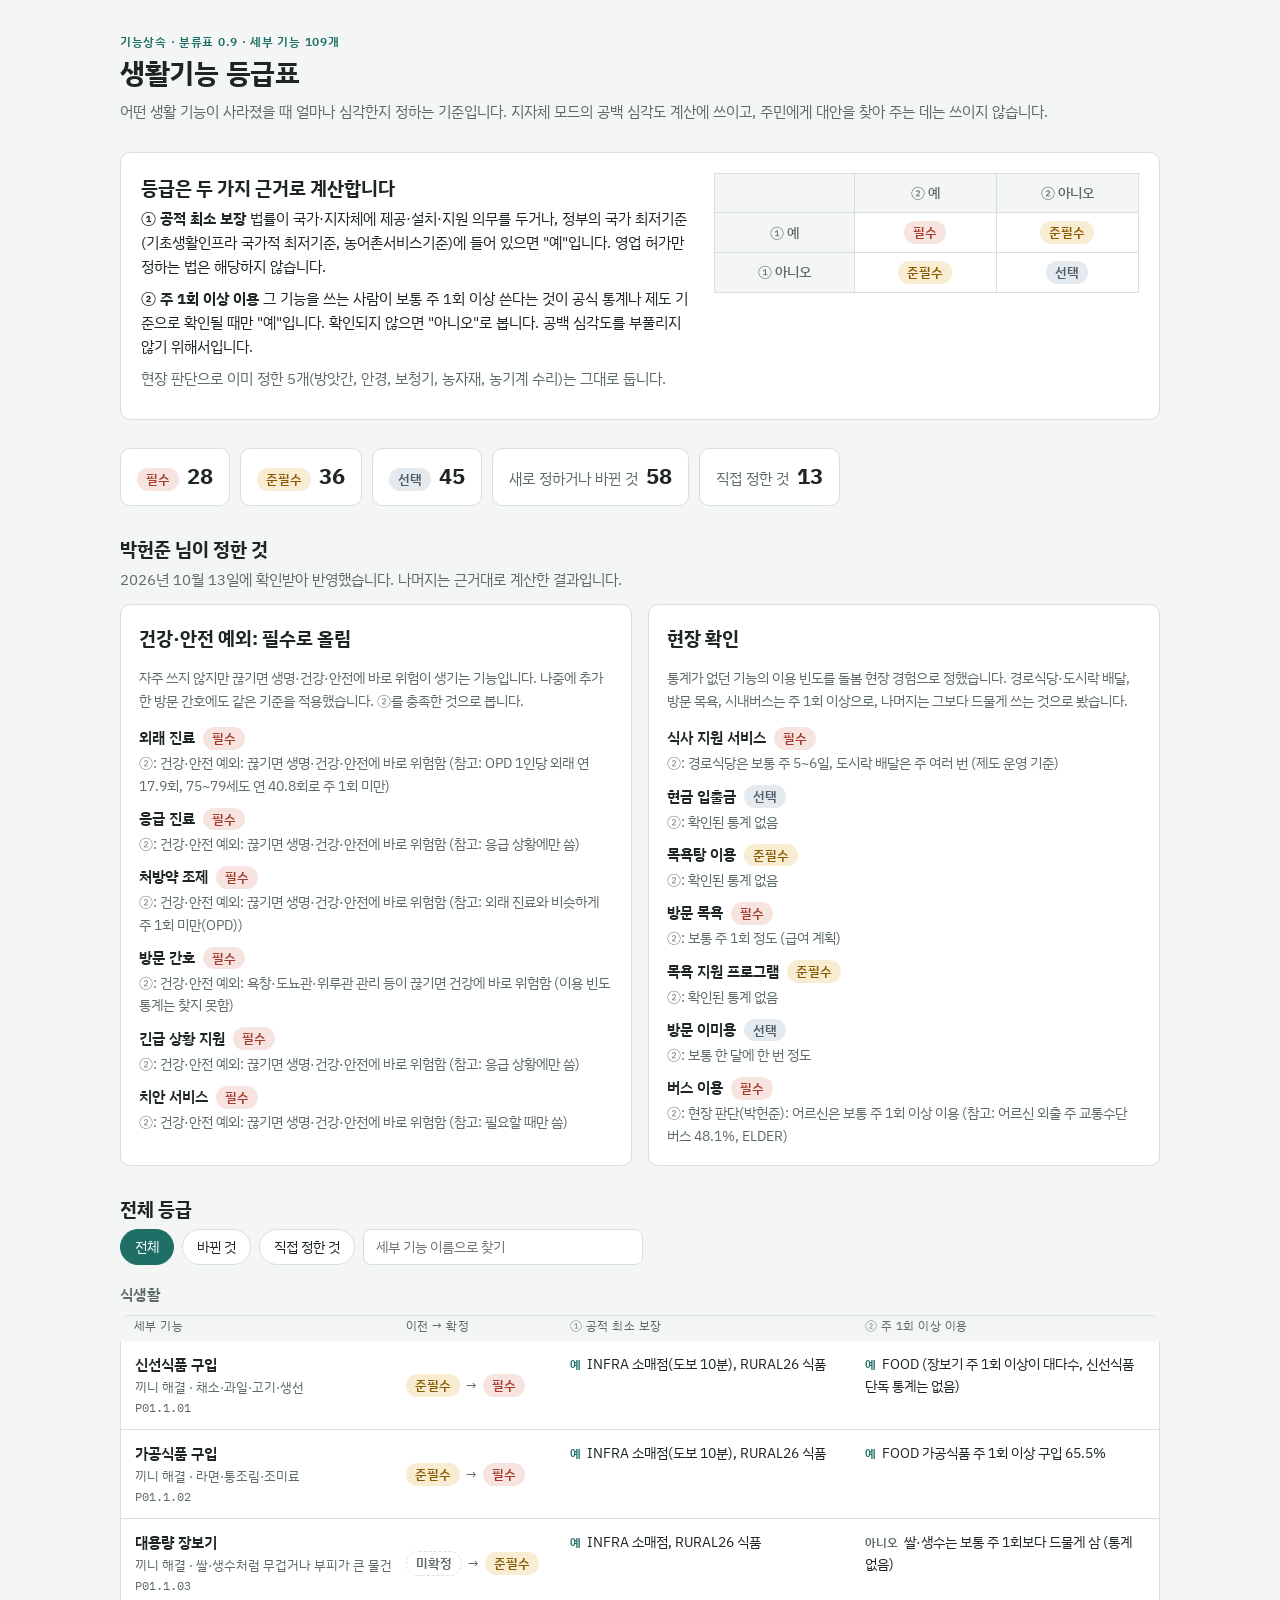
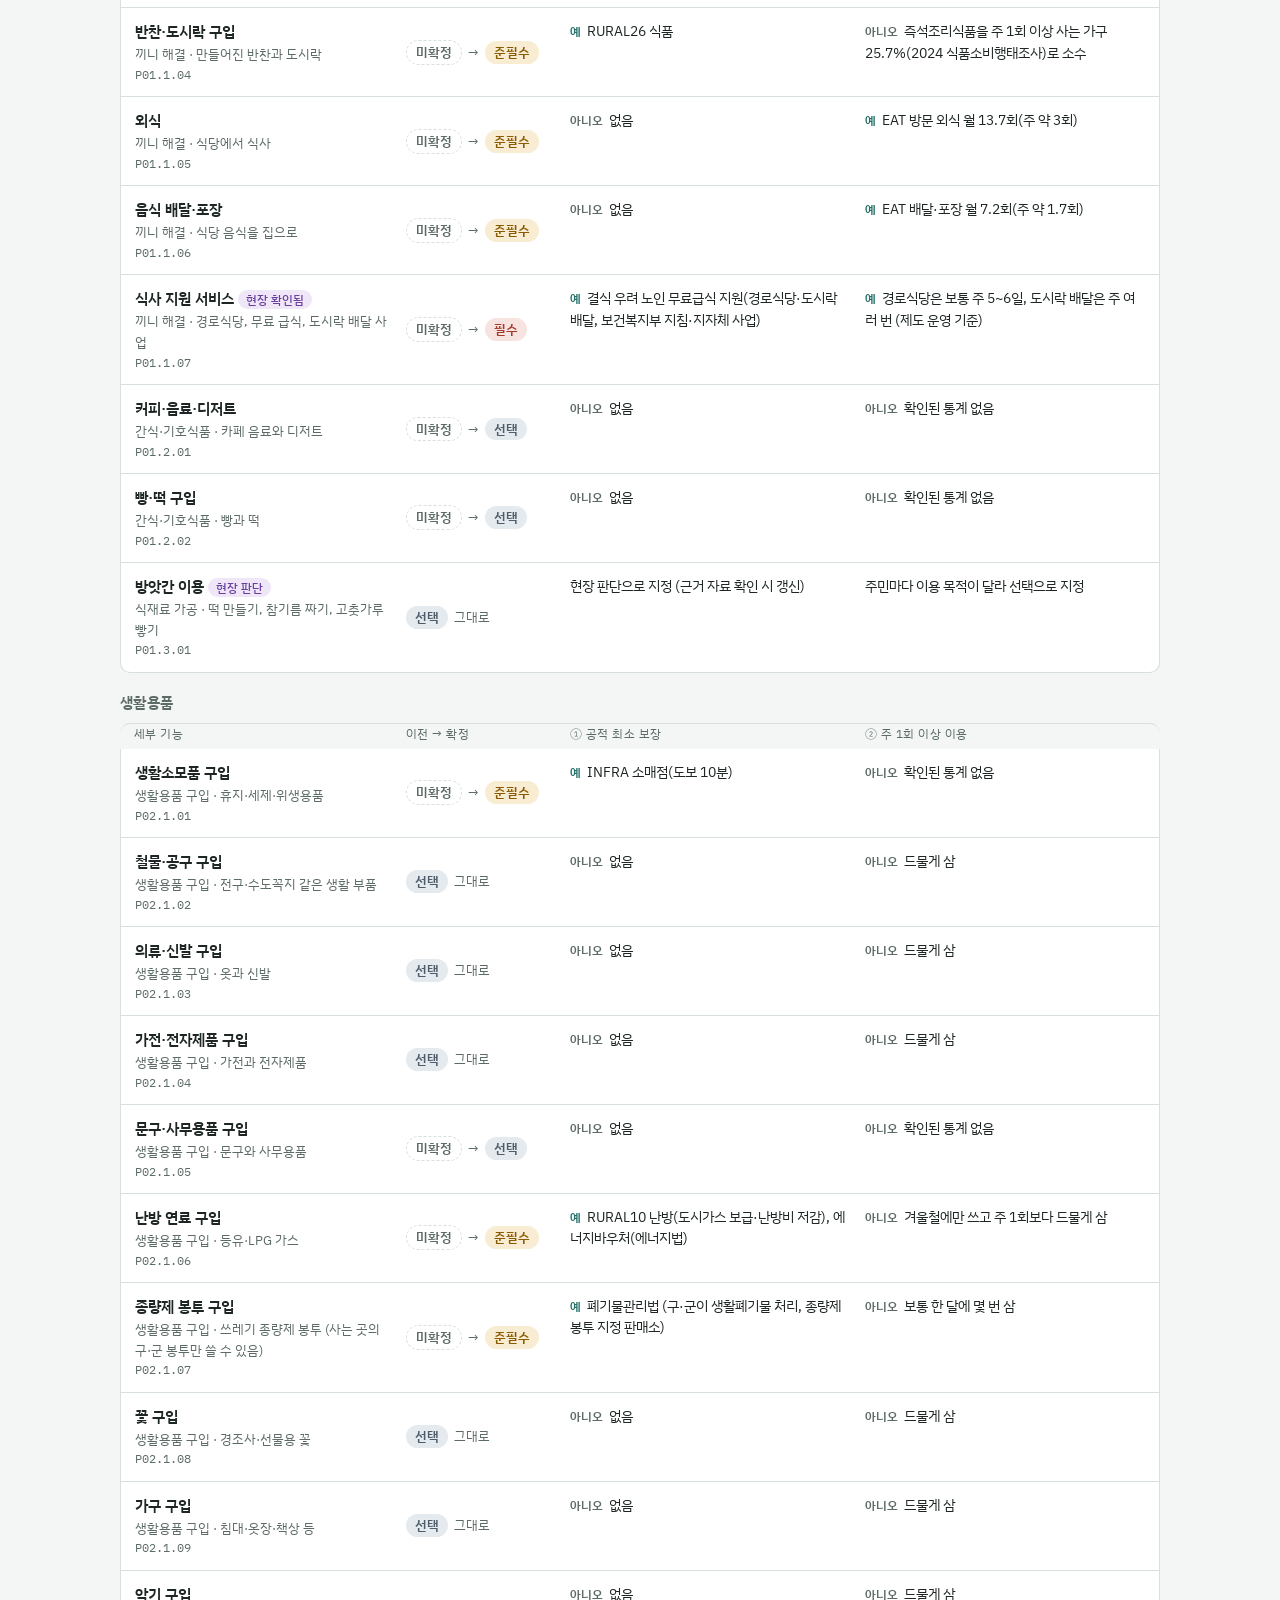
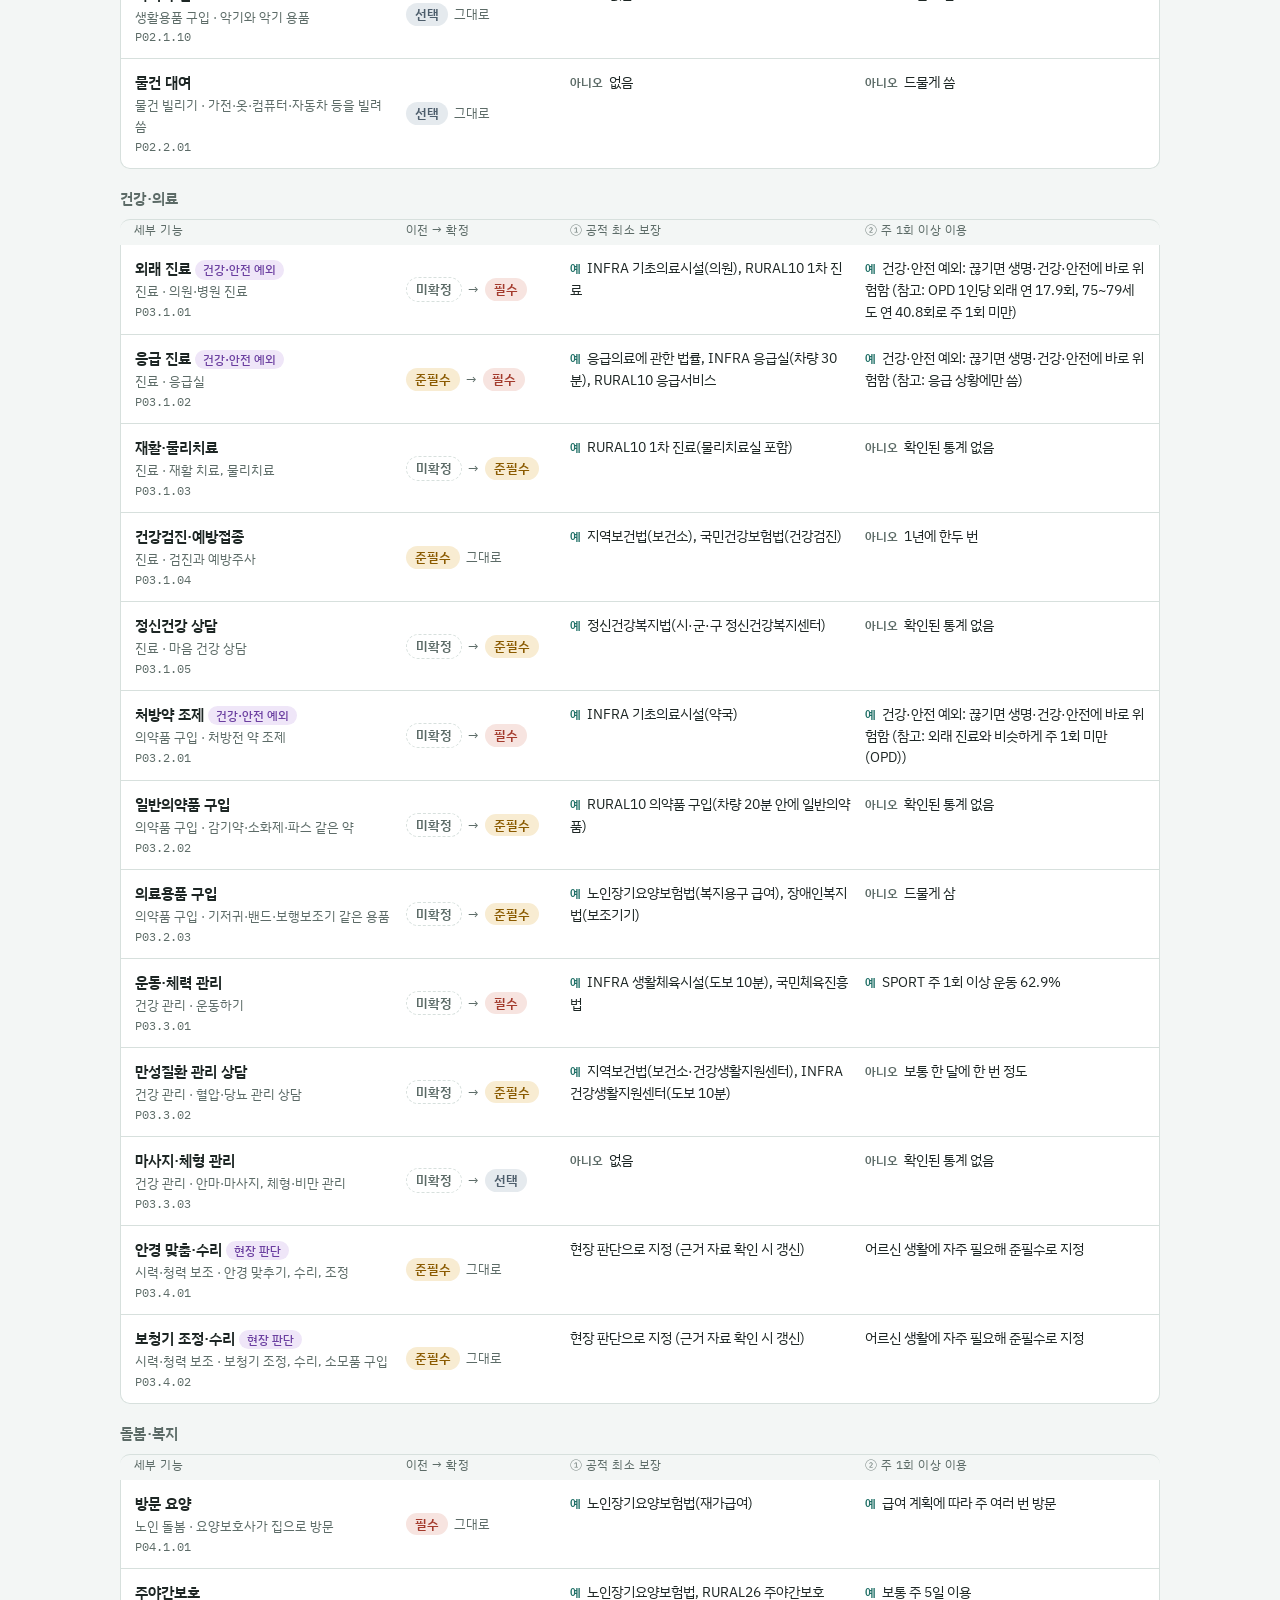
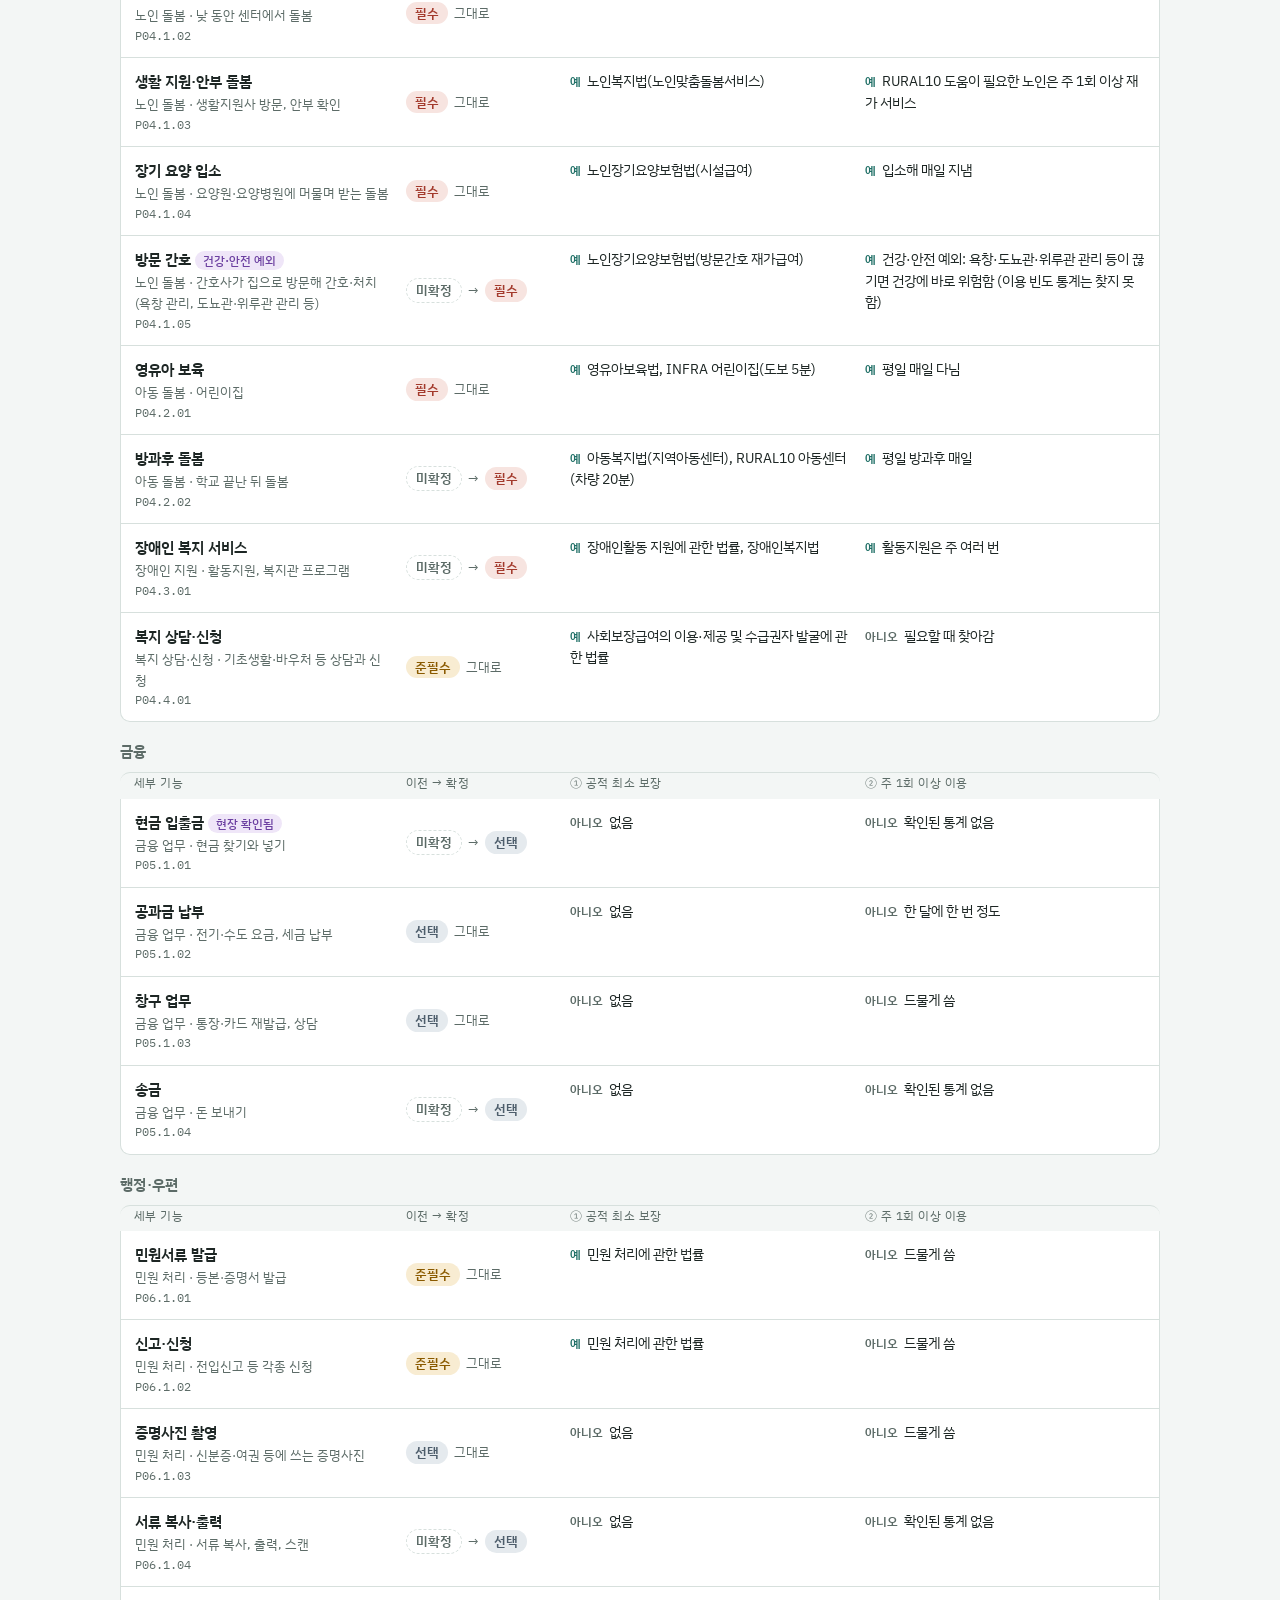
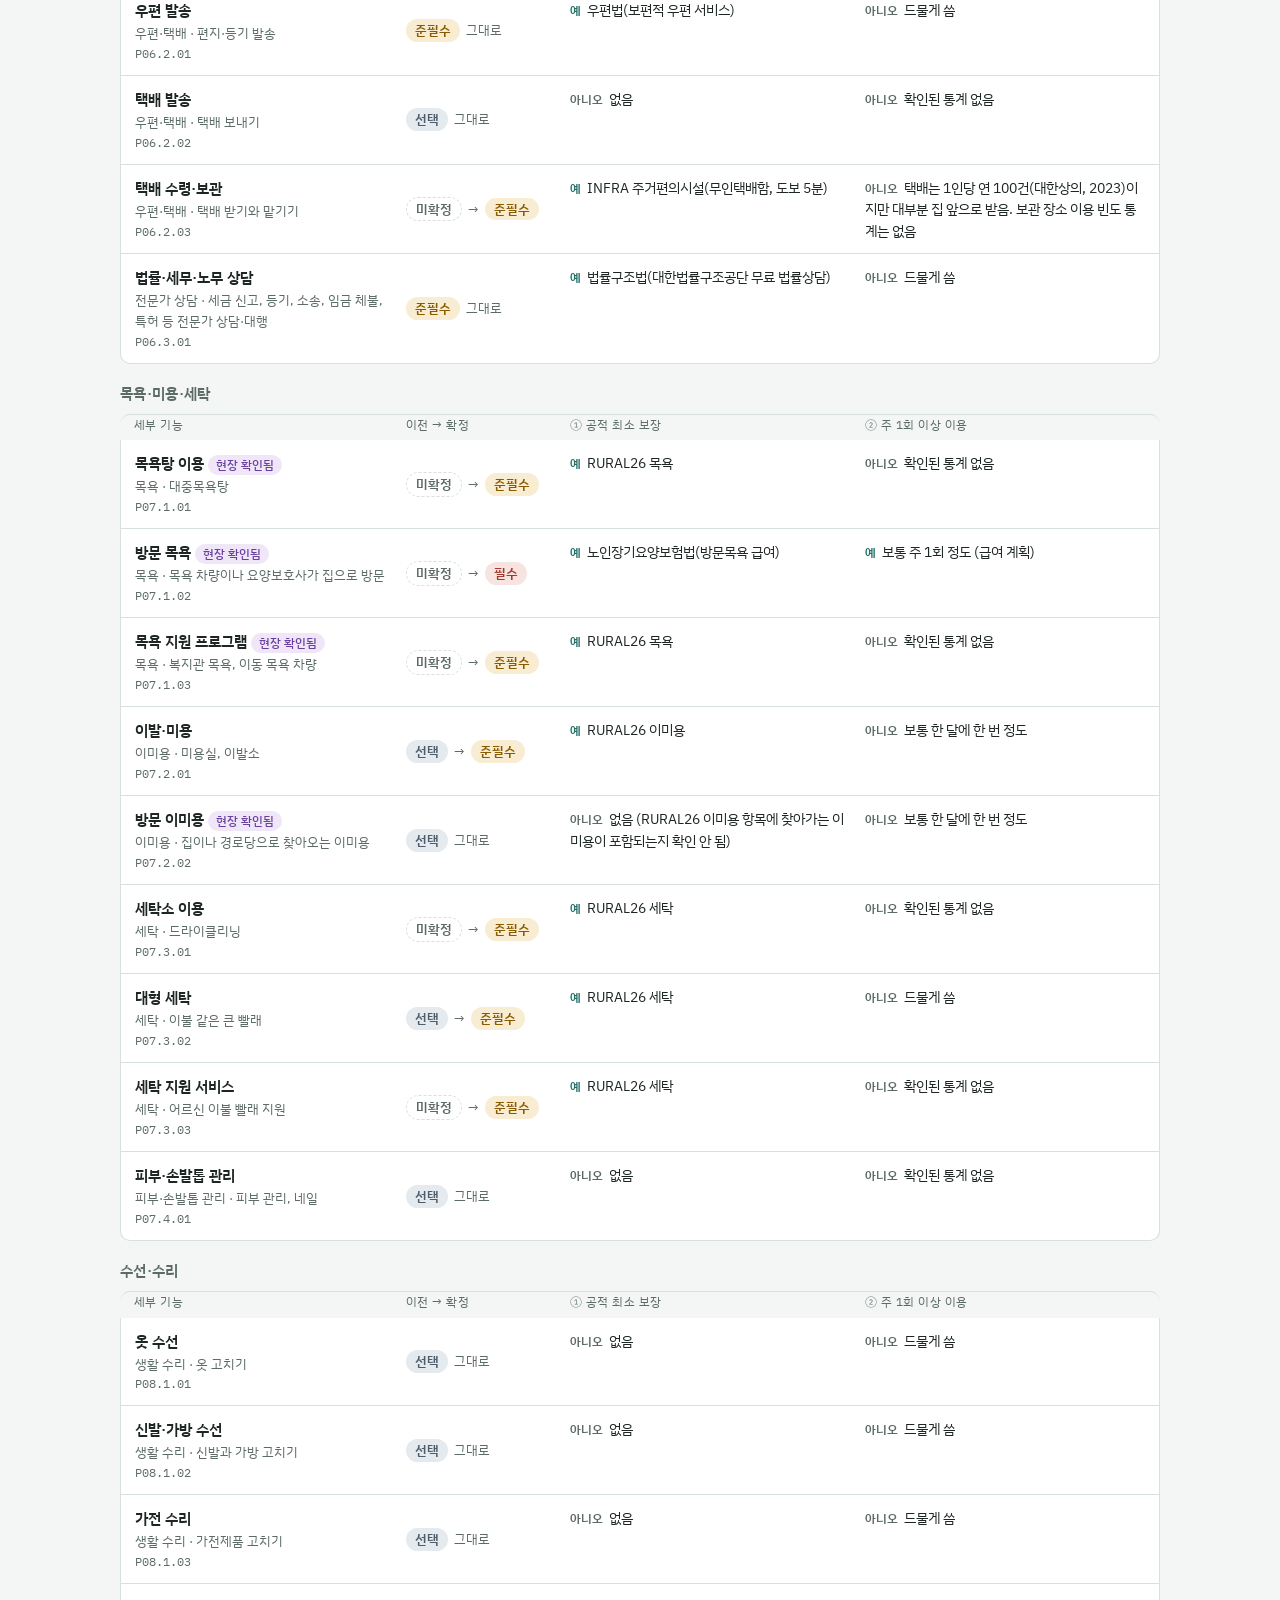
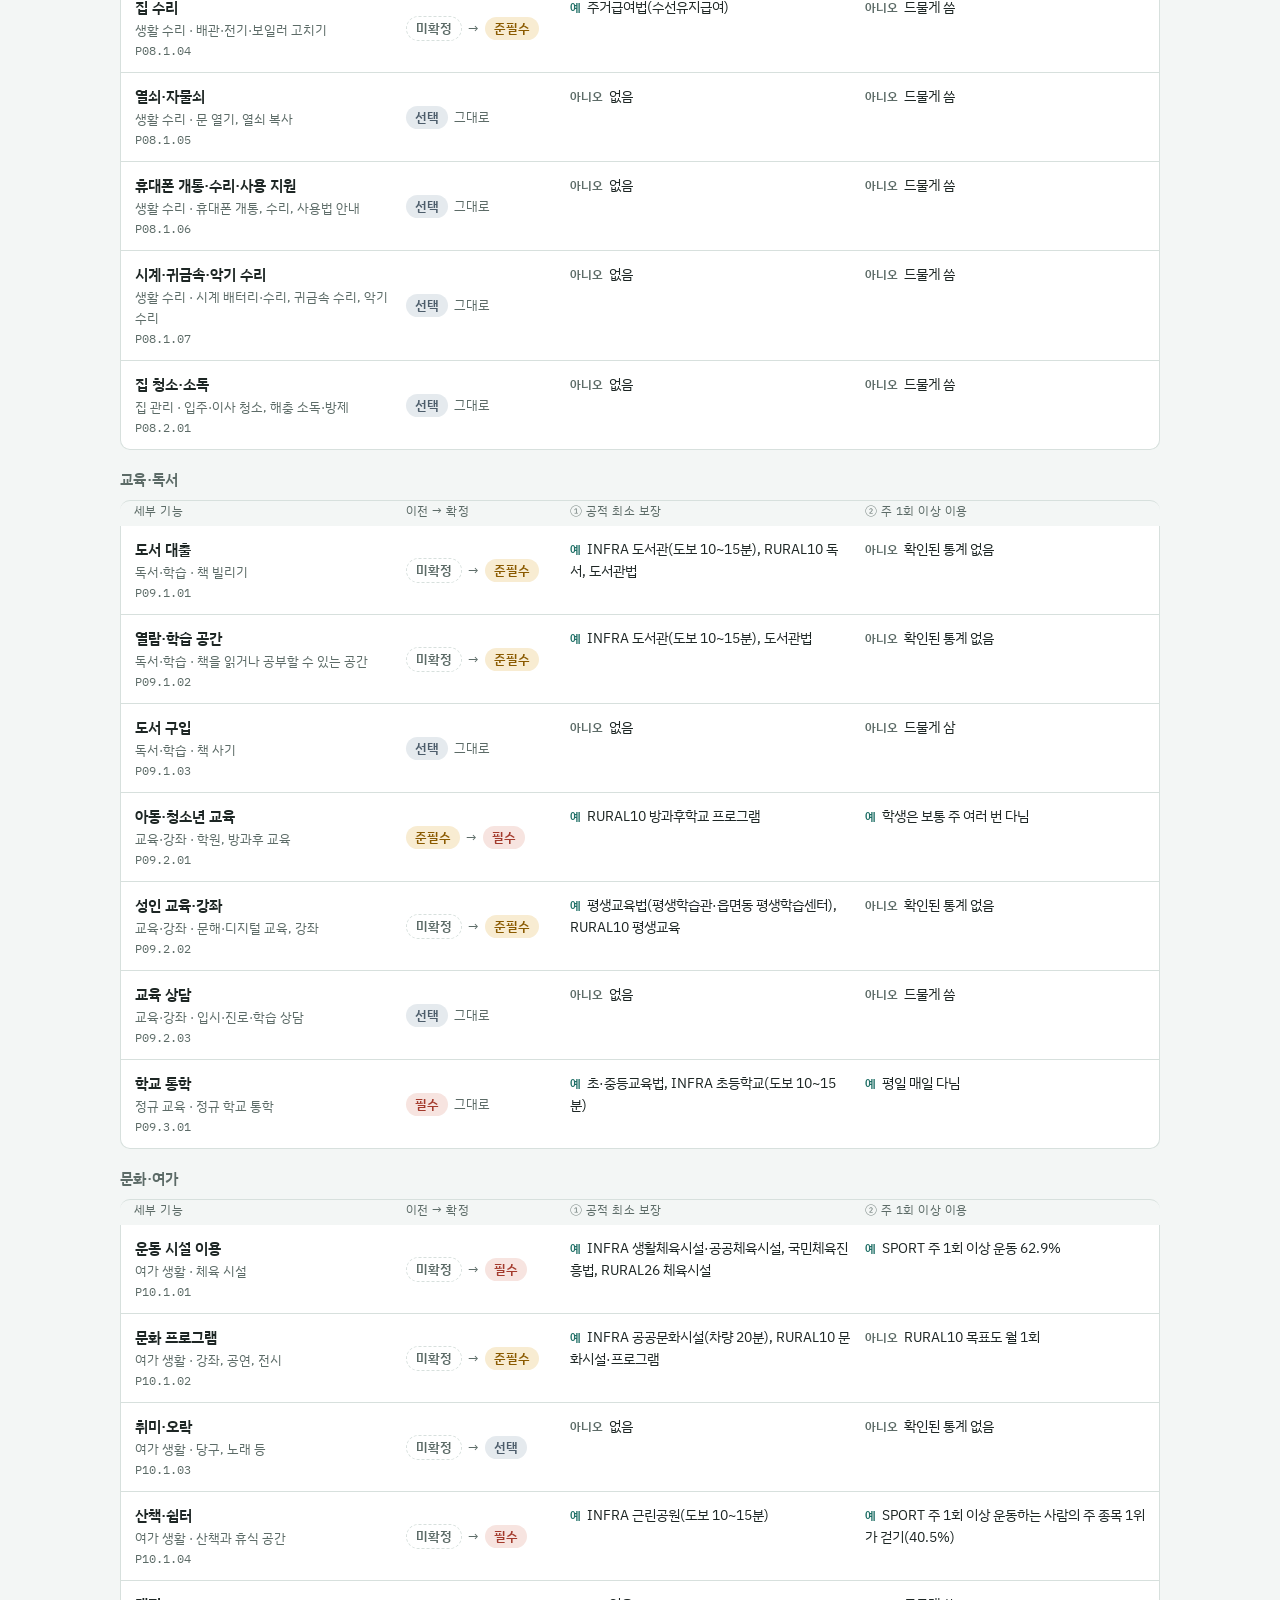
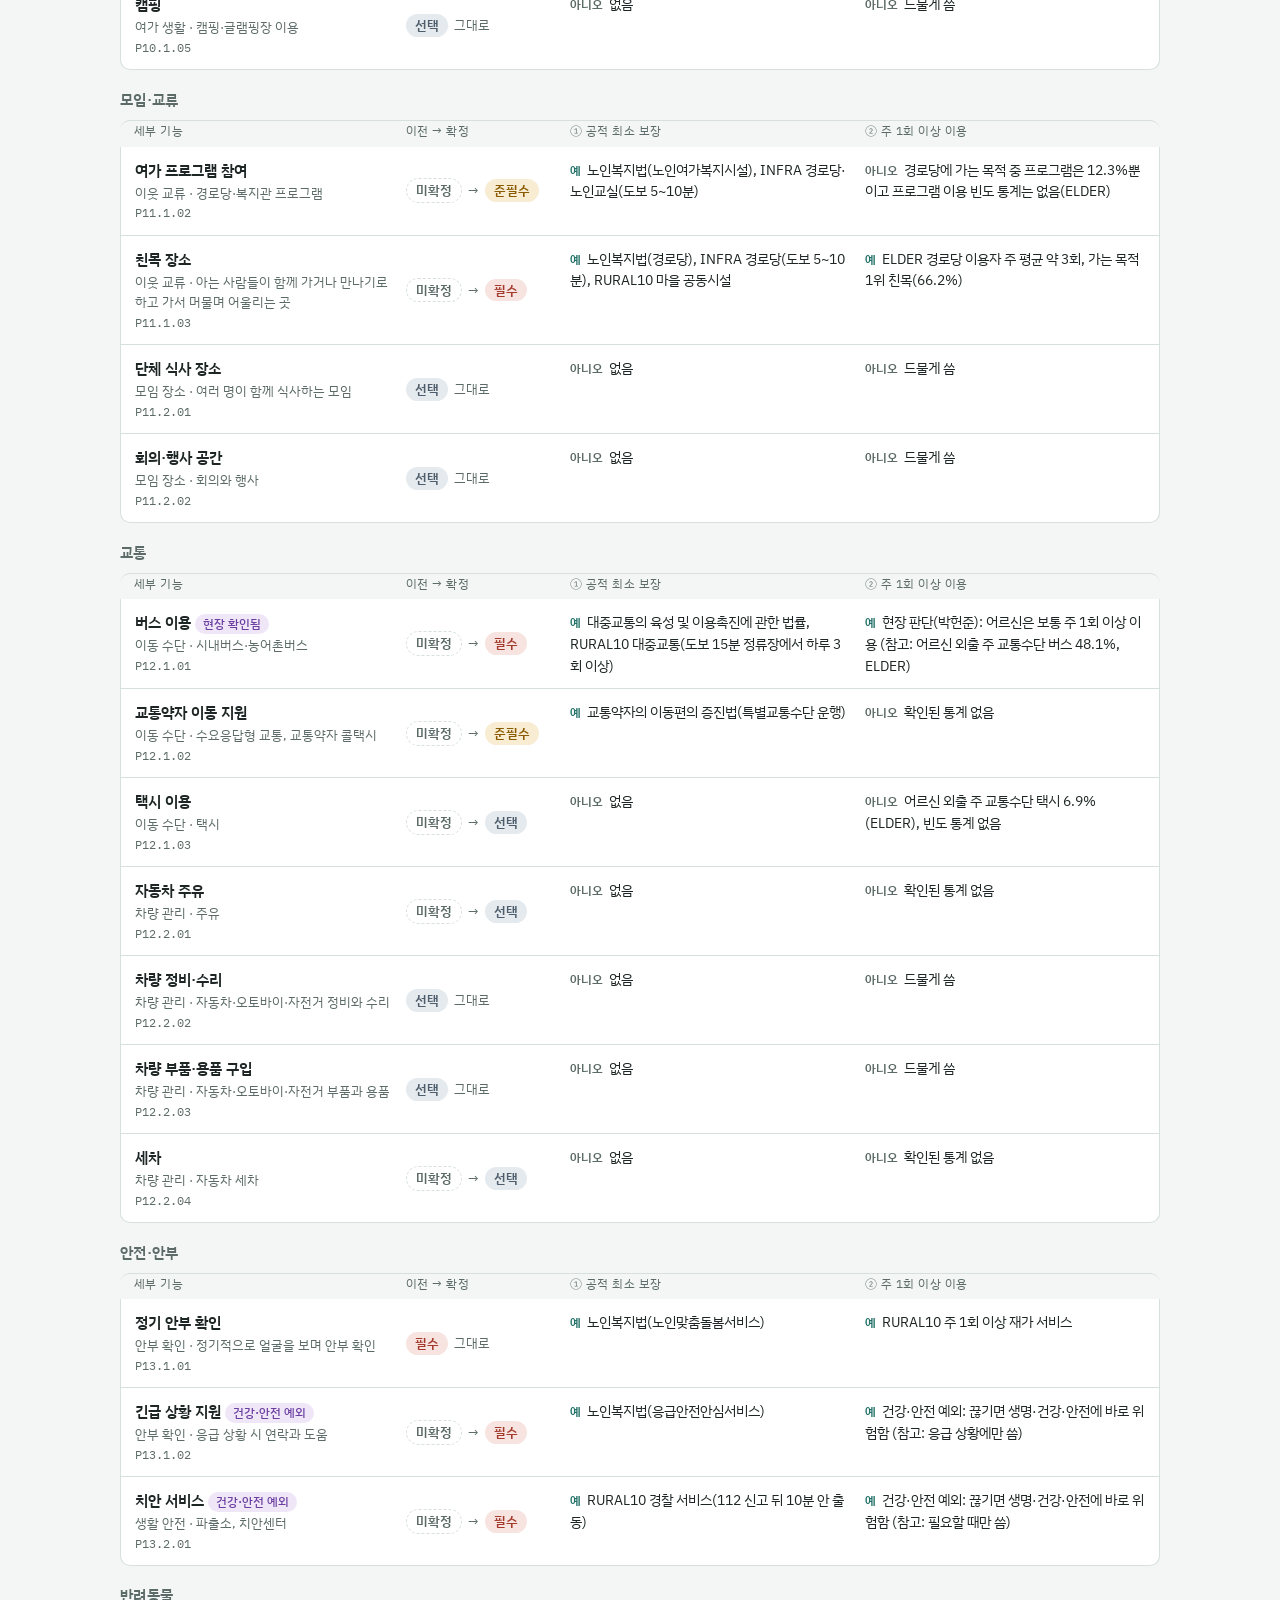
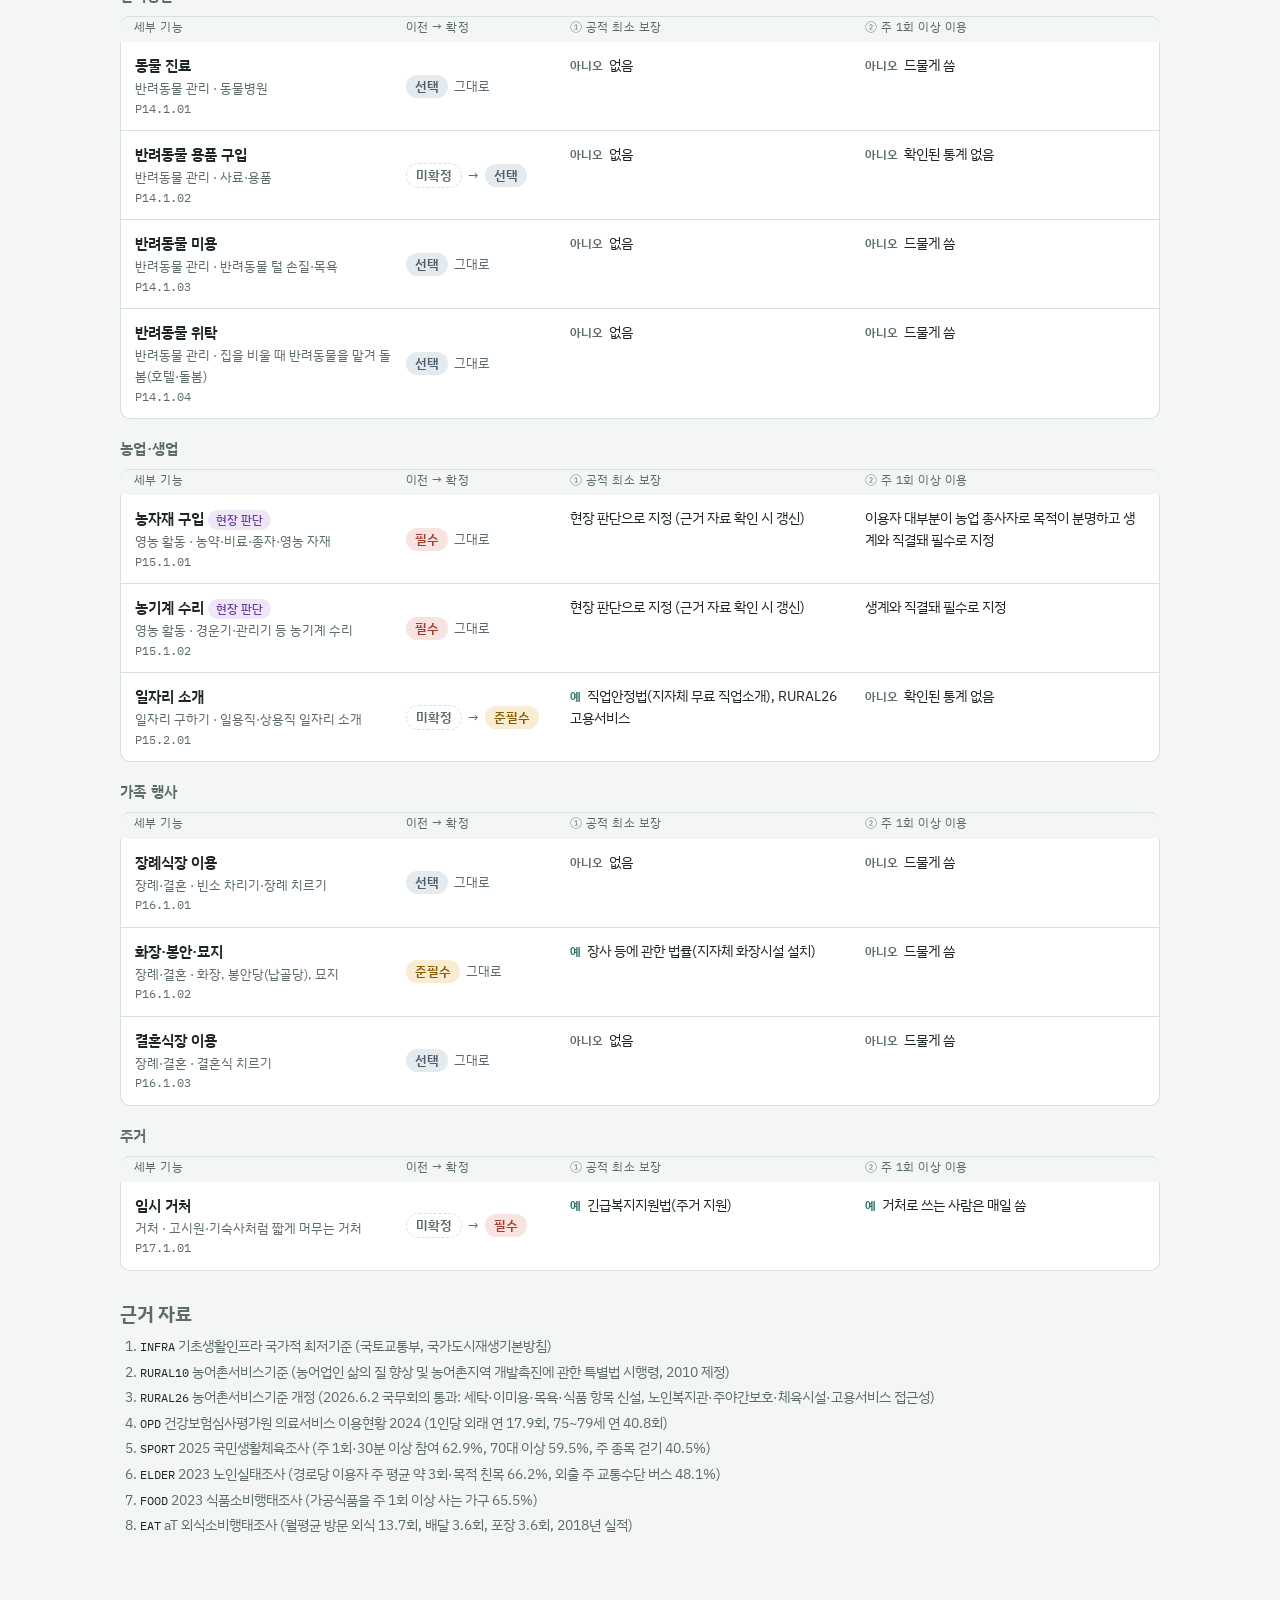
<file: design/생활기능_등급표.html>
<!doctype html><html lang="ko"><head><meta charset="utf-8"><meta name="viewport" content="width=device-width,initial-scale=1"><style>[hidden]{display:none!important}body{margin:0}</style></head><body><title>생활기능 등급표</title>
<link rel="preconnect" href="https://fonts.googleapis.com">
<link rel="stylesheet" href="https://fonts.googleapis.com/css2?family=IBM+Plex+Sans+KR:wght@400;500;600;700&family=IBM+Plex+Mono:wght@400;500&display=swap">
<style>
/* 레이아웃: 한 줄 기준표(규칙) → 요약 → 확인할 것 → 분야별 표. 행정 문서처럼 차분하게, 등급만 색으로 구분 */
:root{
  --bg:#f3f6f5; --panel:#ffffff; --fg:#1d2624; --muted:#5c6b67; --line:#d7e0dd; --accent:#1f6f66;
  --must:#a33a2c; --must-bg:#f7e4e0; --semi:#8a5a00; --semi-bg:#f8ecd2; --opt:#4d5d6b; --opt-bg:#e5eaee;
  --flag:#6b3fa0; --flag-bg:#efe6f8;
  --sans:"IBM Plex Sans KR","Apple SD Gothic Neo","Malgun Gothic",system-ui,sans-serif;
  --mono:"IBM Plex Mono",ui-monospace,Menlo,monospace;
}
@media (prefers-color-scheme: dark){:root:not([data-theme="light"]){
  --bg:#121816; --panel:#1a2220; --fg:#e3ebe8; --muted:#9aaba6; --line:#2c3835; --accent:#5cc2b5;
  --must:#f08e7f; --must-bg:#3a201c; --semi:#e8b75c; --semi-bg:#352a12; --opt:#a9b8c5; --opt-bg:#232c33;
  --flag:#c3a1ee; --flag-bg:#2b2238; color-scheme:dark}}
:root[data-theme="dark"]{
  --bg:#121816; --panel:#1a2220; --fg:#e3ebe8; --muted:#9aaba6; --line:#2c3835; --accent:#5cc2b5;
  --must:#f08e7f; --must-bg:#3a201c; --semi:#e8b75c; --semi-bg:#352a12; --opt:#a9b8c5; --opt-bg:#232c33;
  --flag:#c3a1ee; --flag-bg:#2b2238; color-scheme:dark}
*{box-sizing:border-box}
body{background:var(--bg);color:var(--fg);font-family:var(--sans);font-size:15px;line-height:1.6}
.wrap{max-width:1080px;margin:0 auto;padding-inline:20px;padding-block:32px 64px;display:flex;flex-direction:column;gap:28px}
h1{font-size:28px;margin:0;letter-spacing:-.01em;text-wrap:balance}
h2{font-size:19px;margin:0 0 4px;text-wrap:balance}
.sub{color:var(--muted);margin:4px 0 0}
.eyebrow{font-size:12px;letter-spacing:.06em;color:var(--accent);font-weight:600}
.rule{display:grid;grid-template-columns:minmax(0,1.3fr) minmax(0,1fr);gap:20px;background:var(--panel);border:1px solid var(--line);border-radius:10px;padding:20px}
.rule p{margin:0 0 8px;max-width:62ch}
.matrix{border-collapse:collapse;width:100%;font-size:14px}
.matrix th,.matrix td{border:1px solid var(--line);padding:8px 10px;text-align:center}
.matrix th{color:var(--muted);font-weight:500;background:var(--bg)}
.g{display:inline-block;padding:1px 9px;border-radius:999px;font-size:13px;font-weight:600;white-space:nowrap}
.g.필수{color:var(--must);background:var(--must-bg)} .g.준필수{color:var(--semi);background:var(--semi-bg)} .g.선택{color:var(--opt);background:var(--opt-bg)}
.g.미확정{color:var(--muted);background:transparent;border:1px dashed var(--line)}
.stats{display:flex;flex-wrap:wrap;gap:10px}
.stat{background:var(--panel);border:1px solid var(--line);border-radius:10px;padding:10px 16px;display:flex;align-items:baseline;gap:8px}
.stat b{font-size:22px;font-variant-numeric:tabular-nums}
.check{display:grid;grid-template-columns:repeat(auto-fit,minmax(300px,1fr));gap:16px}
.box{background:var(--panel);border:1px solid var(--line);border-radius:10px;padding:18px;min-width:0}
.box ul{margin:10px 0 0;padding:0;list-style:none;display:flex;flex-direction:column;gap:10px}
.box li{display:flex;flex-direction:column;gap:2px}
.box .nm{font-weight:600;display:flex;gap:8px;align-items:center;flex-wrap:wrap}
.box .why{color:var(--muted);font-size:14px}
.ask{border-left:3px solid var(--flag);padding-left:12px;margin-top:4px;font-size:14px}
.tools{display:flex;flex-wrap:wrap;gap:8px;align-items:center}
.tools button{font:inherit;font-size:14px;padding:6px 14px;border-radius:999px;border:1px solid var(--line);background:var(--panel);color:var(--fg);cursor:pointer}
.tools button[aria-pressed="true"]{background:var(--accent);border-color:var(--accent);color:var(--panel)}
.tools button:focus-visible,.tools input:focus-visible{outline:2px solid var(--accent);outline-offset:2px}
.tools input{font:inherit;font-size:14px;padding:6px 12px;border-radius:8px;border:1px solid var(--line);background:var(--panel);color:var(--fg);min-width:0;flex:1 1 180px;max-width:280px}
.cat{display:flex;flex-direction:column;gap:0}
.cat h3{font-size:15px;margin:18px 0 8px;color:var(--muted);font-weight:600;letter-spacing:.02em}
.row{display:grid;grid-template-columns:minmax(0,1.1fr) 150px minmax(0,1.2fr) minmax(0,1.2fr);gap:14px;padding:12px 14px;background:var(--panel);border:1px solid var(--line);border-top:none}
.row:first-of-type{border-top:1px solid var(--line);border-radius:10px 10px 0 0}
.row:last-child{border-radius:0 0 10px 10px}
.row:only-of-type{border-radius:10px}
.head{background:transparent;border:none;color:var(--muted);font-size:12px;letter-spacing:.04em;padding-block:0 6px}
.nm2{font-weight:600}
.id{font-family:var(--mono);font-size:12px;color:var(--muted)}
.desc{color:var(--muted);font-size:13px}
.grade{display:flex;align-items:center;gap:6px;flex-wrap:wrap}
.arrow{color:var(--muted);font-size:13px}
.ev{font-size:13.5px;min-width:0}
.yn{font-size:12px;font-weight:600;margin-right:6px}
.yn.y{color:var(--accent)} .yn.n{color:var(--muted)}
.tag{display:inline-block;font-size:12px;padding:0 8px;border-radius:999px;color:var(--flag);background:var(--flag-bg);font-weight:500}
.src{font-size:13.5px;color:var(--muted)} .src ol{padding-left:20px;margin:6px 0 0;display:flex;flex-direction:column;gap:4px}
.src code{font-family:var(--mono);font-size:12px;color:var(--fg)}
.empty{color:var(--muted);padding:16px}
@media (max-width:760px){
  .rule{grid-template-columns:1fr}
  .row{grid-template-columns:1fr;gap:6px;border-top:1px solid var(--line);border-radius:10px;margin-bottom:8px}
  .head{display:none}
}
@media (prefers-reduced-motion:reduce){*{transition:none!important}}
</style>
<div class="wrap">
  <header>
    <div class="eyebrow">기능상속 · 분류표 0.9 · 세부 기능 109개</div>
    <h1>생활기능 등급표</h1>
    <p class="sub">어떤 생활 기능이 사라졌을 때 얼마나 심각한지 정하는 기준입니다. 지자체 모드의 공백 심각도 계산에 쓰이고, 주민에게 대안을 찾아 주는 데는 쓰이지 않습니다.</p>
  </header>

  <section class="rule" aria-label="등급 계산 규칙">
    <div>
      <h2>등급은 두 가지 근거로 계산합니다</h2>
      <p><b>① 공적 최소 보장</b> 법률이 국가·지자체에 제공·설치·지원 의무를 두거나, 정부의 국가 최저기준(기초생활인프라 국가적 최저기준, 농어촌서비스기준)에 들어 있으면 "예"입니다. 영업 허가만 정하는 법은 해당하지 않습니다.</p>
      <p><b>② 주 1회 이상 이용</b> 그 기능을 쓰는 사람이 보통 주 1회 이상 쓴다는 것이 공식 통계나 제도 기준으로 확인될 때만 "예"입니다. 확인되지 않으면 "아니오"로 봅니다. 공백 심각도를 부풀리지 않기 위해서입니다.</p>
      <p class="sub">현장 판단으로 이미 정한 5개(방앗간, 안경, 보청기, 농자재, 농기계 수리)는 그대로 둡니다.</p>
    </div>
    <div style="min-width:0;overflow-x:auto">
      <table class="matrix">
        <tr><th></th><th>② 예</th><th>② 아니오</th></tr>
        <tr><th>① 예</th><td><span class="g 필수">필수</span></td><td><span class="g 준필수">준필수</span></td></tr>
        <tr><th>① 아니오</th><td><span class="g 준필수">준필수</span></td><td><span class="g 선택">선택</span></td></tr>
      </table>
    </div>
  </section>

  <section class="stats" id="stats" aria-label="요약"></section>

  <section aria-labelledby="chk">
    <h2 id="chk">박헌준 님이 정한 것</h2>
    <p class="sub">2026년 10월 13일에 확인받아 반영했습니다. 나머지는 근거대로 계산한 결과입니다.</p>
    <div class="check" style="margin-top:12px">
      <div class="box">
        <h2>건강·안전 예외: 필수로 올림</h2>
        <p class="why">자주 쓰지 않지만 끊기면 생명·건강·안전에 바로 위험이 생기는 기능입니다. 나중에 추가한 방문 간호에도 같은 기준을 적용했습니다. ②를 충족한 것으로 봅니다.</p>
        <ul id="exc"></ul>
        
      </div>
      <div class="box">
        <h2>현장 확인</h2>
        <p class="why">통계가 없던 기능의 이용 빈도를 돌봄 현장 경험으로 정했습니다. 경로식당·도시락 배달, 방문 목욕, 시내버스는 주 1회 이상으로, 나머지는 그보다 드물게 쓰는 것으로 봤습니다.</p>
        <ul id="fld"></ul>
      </div>
    </div>
  </section>

  <section aria-labelledby="all">
    <h2 id="all">전체 등급</h2>
    <div class="tools" role="group" aria-label="보기">
      <button type="button" data-f="all" aria-pressed="true">전체</button>
      <button type="button" data-f="chg" aria-pressed="false">바뀐 것</button>
      <button type="button" data-f="chk" aria-pressed="false">직접 정한 것</button>
      <input id="q" type="search" placeholder="세부 기능 이름으로 찾기" aria-label="세부 기능 이름으로 찾기">
    </div>
    <div id="list"></div>
  </section>

  <section class="src" aria-labelledby="srch">
    <h2 id="srch">근거 자료</h2>
    <ol id="srcs"></ol>
  </section>
</div>
<script id="data" type="application/json">{"rows": [{"id": "P01.1.01", "cat": "식생활", "pur": "끼니 해결", "name": "신선식품 구입", "desc": "채소·과일·고기·생선", "old": "준필수", "new": "필수", "a": true, "ab": "INFRA 소매점(도보 10분), RURAL26 식품", "b": true, "bb": "FOOD (장보기 주 1회 이상이 대다수, 신선식품 단독 통계는 없음)", "note": ""}, {"id": "P01.1.02", "cat": "식생활", "pur": "끼니 해결", "name": "가공식품 구입", "desc": "라면·통조림·조미료", "old": "준필수", "new": "필수", "a": true, "ab": "INFRA 소매점(도보 10분), RURAL26 식품", "b": true, "bb": "FOOD 가공식품 주 1회 이상 구입 65.5%", "note": ""}, {"id": "P01.1.03", "cat": "식생활", "pur": "끼니 해결", "name": "대용량 장보기", "desc": "쌀·생수처럼 무겁거나 부피가 큰 물건", "old": "미확정", "new": "준필수", "a": true, "ab": "INFRA 소매점, RURAL26 식품", "b": false, "bb": "쌀·생수는 보통 주 1회보다 드물게 삼 (통계 없음)", "note": ""}, {"id": "P01.1.04", "cat": "식생활", "pur": "끼니 해결", "name": "반찬·도시락 구입", "desc": "만들어진 반찬과 도시락", "old": "미확정", "new": "준필수", "a": true, "ab": "RURAL26 식품", "b": false, "bb": "즉석조리식품을 주 1회 이상 사는 가구 25.7%(2024 식품소비행태조사)로 소수", "note": ""}, {"id": "P01.1.05", "cat": "식생활", "pur": "끼니 해결", "name": "외식", "desc": "식당에서 식사", "old": "미확정", "new": "준필수", "a": false, "ab": "없음", "b": true, "bb": "EAT 방문 외식 월 13.7회(주 약 3회)", "note": ""}, {"id": "P01.1.06", "cat": "식생활", "pur": "끼니 해결", "name": "음식 배달·포장", "desc": "식당 음식을 집으로", "old": "미확정", "new": "준필수", "a": false, "ab": "없음", "b": true, "bb": "EAT 배달·포장 월 7.2회(주 약 1.7회)", "note": ""}, {"id": "P01.1.07", "cat": "식생활", "pur": "끼니 해결", "name": "식사 지원 서비스", "desc": "경로식당, 무료 급식, 도시락 배달 사업", "old": "미확정", "new": "필수", "a": true, "ab": "결식 우려 노인 무료급식 지원(경로식당·도시락 배달, 보건복지부 지침·지자체 사업)", "b": true, "bb": "경로식당은 보통 주 5~6일, 도시락 배달은 주 여러 번 (제도 운영 기준)", "note": "현장 확인됨"}, {"id": "P01.2.01", "cat": "식생활", "pur": "간식·기호식품", "name": "커피·음료·디저트", "desc": "카페 음료와 디저트", "old": "미확정", "new": "선택", "a": false, "ab": "없음", "b": false, "bb": "확인된 통계 없음", "note": ""}, {"id": "P01.2.02", "cat": "식생활", "pur": "간식·기호식품", "name": "빵·떡 구입", "desc": "빵과 떡", "old": "미확정", "new": "선택", "a": false, "ab": "없음", "b": false, "bb": "확인된 통계 없음", "note": ""}, {"id": "P01.3.01", "cat": "식생활", "pur": "식재료 가공", "name": "방앗간 이용", "desc": "떡 만들기, 참기름 짜기, 고춧가루 빻기", "old": "선택", "new": "선택", "a": null, "ab": "현장 판단으로 지정 (근거 자료 확인 시 갱신)", "b": null, "bb": "주민마다 이용 목적이 달라 선택으로 지정", "note": "현장 판단"}, {"id": "P02.1.01", "cat": "생활용품", "pur": "생활용품 구입", "name": "생활소모품 구입", "desc": "휴지·세제·위생용품", "old": "미확정", "new": "준필수", "a": true, "ab": "INFRA 소매점(도보 10분)", "b": false, "bb": "확인된 통계 없음", "note": ""}, {"id": "P02.1.02", "cat": "생활용품", "pur": "생활용품 구입", "name": "철물·공구 구입", "desc": "전구·수도꼭지 같은 생활 부품", "old": "선택", "new": "선택", "a": false, "ab": "없음", "b": false, "bb": "드물게 삼", "note": ""}, {"id": "P02.1.03", "cat": "생활용품", "pur": "생활용품 구입", "name": "의류·신발 구입", "desc": "옷과 신발", "old": "선택", "new": "선택", "a": false, "ab": "없음", "b": false, "bb": "드물게 삼", "note": ""}, {"id": "P02.1.04", "cat": "생활용품", "pur": "생활용품 구입", "name": "가전·전자제품 구입", "desc": "가전과 전자제품", "old": "선택", "new": "선택", "a": false, "ab": "없음", "b": false, "bb": "드물게 삼", "note": ""}, {"id": "P02.1.05", "cat": "생활용품", "pur": "생활용품 구입", "name": "문구·사무용품 구입", "desc": "문구와 사무용품", "old": "미확정", "new": "선택", "a": false, "ab": "없음", "b": false, "bb": "확인된 통계 없음", "note": ""}, {"id": "P02.1.06", "cat": "생활용품", "pur": "생활용품 구입", "name": "난방 연료 구입", "desc": "등유·LPG 가스", "old": "미확정", "new": "준필수", "a": true, "ab": "RURAL10 난방(도시가스 보급·난방비 저감), 에너지바우처(에너지법)", "b": false, "bb": "겨울철에만 쓰고 주 1회보다 드물게 삼", "note": ""}, {"id": "P02.1.07", "cat": "생활용품", "pur": "생활용품 구입", "name": "종량제 봉투 구입", "desc": "쓰레기 종량제 봉투 (사는 곳의 구·군 봉투만 쓸 수 있음)", "old": "미확정", "new": "준필수", "a": true, "ab": "폐기물관리법 (구·군이 생활폐기물 처리, 종량제 봉투 지정 판매소)", "b": false, "bb": "보통 한 달에 몇 번 삼", "note": ""}, {"id": "P02.1.08", "cat": "생활용품", "pur": "생활용품 구입", "name": "꽃 구입", "desc": "경조사·선물용 꽃", "old": "선택", "new": "선택", "a": false, "ab": "없음", "b": false, "bb": "드물게 삼", "note": ""}, {"id": "P02.1.09", "cat": "생활용품", "pur": "생활용품 구입", "name": "가구 구입", "desc": "침대·옷장·책상 등", "old": "선택", "new": "선택", "a": false, "ab": "없음", "b": false, "bb": "드물게 삼", "note": ""}, {"id": "P02.1.10", "cat": "생활용품", "pur": "생활용품 구입", "name": "악기 구입", "desc": "악기와 악기 용품", "old": "선택", "new": "선택", "a": false, "ab": "없음", "b": false, "bb": "드물게 삼", "note": ""}, {"id": "P02.2.01", "cat": "생활용품", "pur": "물건 빌리기", "name": "물건 대여", "desc": "가전·옷·컴퓨터·자동차 등을 빌려 씀", "old": "선택", "new": "선택", "a": false, "ab": "없음", "b": false, "bb": "드물게 씀", "note": ""}, {"id": "P03.1.01", "cat": "건강·의료", "pur": "진료", "name": "외래 진료", "desc": "의원·병원 진료", "old": "미확정", "new": "필수", "a": true, "ab": "INFRA 기초의료시설(의원), RURAL10 1차 진료", "b": true, "bb": "건강·안전 예외: 끊기면 생명·건강·안전에 바로 위험함 (참고: OPD 1인당 외래 연 17.9회, 75~79세도 연 40.8회로 주 1회 미만)", "note": "건강·안전 예외"}, {"id": "P03.1.02", "cat": "건강·의료", "pur": "진료", "name": "응급 진료", "desc": "응급실", "old": "준필수", "new": "필수", "a": true, "ab": "응급의료에 관한 법률, INFRA 응급실(차량 30분), RURAL10 응급서비스", "b": true, "bb": "건강·안전 예외: 끊기면 생명·건강·안전에 바로 위험함 (참고: 응급 상황에만 씀)", "note": "건강·안전 예외"}, {"id": "P03.1.03", "cat": "건강·의료", "pur": "진료", "name": "재활·물리치료", "desc": "재활 치료, 물리치료", "old": "미확정", "new": "준필수", "a": true, "ab": "RURAL10 1차 진료(물리치료실 포함)", "b": false, "bb": "확인된 통계 없음", "note": ""}, {"id": "P03.1.04", "cat": "건강·의료", "pur": "진료", "name": "건강검진·예방접종", "desc": "검진과 예방주사", "old": "준필수", "new": "준필수", "a": true, "ab": "지역보건법(보건소), 국민건강보험법(건강검진)", "b": false, "bb": "1년에 한두 번", "note": ""}, {"id": "P03.1.05", "cat": "건강·의료", "pur": "진료", "name": "정신건강 상담", "desc": "마음 건강 상담", "old": "미확정", "new": "준필수", "a": true, "ab": "정신건강복지법(시·군·구 정신건강복지센터)", "b": false, "bb": "확인된 통계 없음", "note": ""}, {"id": "P03.2.01", "cat": "건강·의료", "pur": "의약품 구입", "name": "처방약 조제", "desc": "처방전 약 조제", "old": "미확정", "new": "필수", "a": true, "ab": "INFRA 기초의료시설(약국)", "b": true, "bb": "건강·안전 예외: 끊기면 생명·건강·안전에 바로 위험함 (참고: 외래 진료와 비슷하게 주 1회 미만(OPD))", "note": "건강·안전 예외"}, {"id": "P03.2.02", "cat": "건강·의료", "pur": "의약품 구입", "name": "일반의약품 구입", "desc": "감기약·소화제·파스 같은 약", "old": "미확정", "new": "준필수", "a": true, "ab": "RURAL10 의약품 구입(차량 20분 안에 일반의약품)", "b": false, "bb": "확인된 통계 없음", "note": ""}, {"id": "P03.2.03", "cat": "건강·의료", "pur": "의약품 구입", "name": "의료용품 구입", "desc": "기저귀·밴드·보행보조기 같은 용품", "old": "미확정", "new": "준필수", "a": true, "ab": "노인장기요양보험법(복지용구 급여), 장애인복지법(보조기기)", "b": false, "bb": "드물게 삼", "note": ""}, {"id": "P03.3.01", "cat": "건강·의료", "pur": "건강 관리", "name": "운동·체력 관리", "desc": "운동하기", "old": "미확정", "new": "필수", "a": true, "ab": "INFRA 생활체육시설(도보 10분), 국민체육진흥법", "b": true, "bb": "SPORT 주 1회 이상 운동 62.9%", "note": ""}, {"id": "P03.3.02", "cat": "건강·의료", "pur": "건강 관리", "name": "만성질환 관리 상담", "desc": "혈압·당뇨 관리 상담", "old": "미확정", "new": "준필수", "a": true, "ab": "지역보건법(보건소·건강생활지원센터), INFRA 건강생활지원센터(도보 10분)", "b": false, "bb": "보통 한 달에 한 번 정도", "note": ""}, {"id": "P03.3.03", "cat": "건강·의료", "pur": "건강 관리", "name": "마사지·체형 관리", "desc": "안마·마사지, 체형·비만 관리", "old": "미확정", "new": "선택", "a": false, "ab": "없음", "b": false, "bb": "확인된 통계 없음", "note": ""}, {"id": "P03.4.01", "cat": "건강·의료", "pur": "시력·청력 보조", "name": "안경 맞춤·수리", "desc": "안경 맞추기, 수리, 조정", "old": "준필수", "new": "준필수", "a": null, "ab": "현장 판단으로 지정 (근거 자료 확인 시 갱신)", "b": null, "bb": "어르신 생활에 자주 필요해 준필수로 지정", "note": "현장 판단"}, {"id": "P03.4.02", "cat": "건강·의료", "pur": "시력·청력 보조", "name": "보청기 조정·수리", "desc": "보청기 조정, 수리, 소모품 구입", "old": "준필수", "new": "준필수", "a": null, "ab": "현장 판단으로 지정 (근거 자료 확인 시 갱신)", "b": null, "bb": "어르신 생활에 자주 필요해 준필수로 지정", "note": "현장 판단"}, {"id": "P04.1.01", "cat": "돌봄·복지", "pur": "노인 돌봄", "name": "방문 요양", "desc": "요양보호사가 집으로 방문", "old": "필수", "new": "필수", "a": true, "ab": "노인장기요양보험법(재가급여)", "b": true, "bb": "급여 계획에 따라 주 여러 번 방문", "note": ""}, {"id": "P04.1.02", "cat": "돌봄·복지", "pur": "노인 돌봄", "name": "주야간보호", "desc": "낮 동안 센터에서 돌봄", "old": "필수", "new": "필수", "a": true, "ab": "노인장기요양보험법, RURAL26 주야간보호", "b": true, "bb": "보통 주 5일 이용", "note": ""}, {"id": "P04.1.03", "cat": "돌봄·복지", "pur": "노인 돌봄", "name": "생활 지원·안부 돌봄", "desc": "생활지원사 방문, 안부 확인", "old": "필수", "new": "필수", "a": true, "ab": "노인복지법(노인맞춤돌봄서비스)", "b": true, "bb": "RURAL10 도움이 필요한 노인은 주 1회 이상 재가 서비스", "note": ""}, {"id": "P04.1.04", "cat": "돌봄·복지", "pur": "노인 돌봄", "name": "장기 요양 입소", "desc": "요양원·요양병원에 머물며 받는 돌봄", "old": "필수", "new": "필수", "a": true, "ab": "노인장기요양보험법(시설급여)", "b": true, "bb": "입소해 매일 지냄", "note": ""}, {"id": "P04.1.05", "cat": "돌봄·복지", "pur": "노인 돌봄", "name": "방문 간호", "desc": "간호사가 집으로 방문해 간호·처치(욕창 관리, 도뇨관·위루관 관리 등)", "old": "미확정", "new": "필수", "a": true, "ab": "노인장기요양보험법(방문간호 재가급여)", "b": true, "bb": "건강·안전 예외: 욕창·도뇨관·위루관 관리 등이 끊기면 건강에 바로 위험함 (이용 빈도 통계는 찾지 못함)", "note": "건강·안전 예외"}, {"id": "P04.2.01", "cat": "돌봄·복지", "pur": "아동 돌봄", "name": "영유아 보육", "desc": "어린이집", "old": "필수", "new": "필수", "a": true, "ab": "영유아보육법, INFRA 어린이집(도보 5분)", "b": true, "bb": "평일 매일 다님", "note": ""}, {"id": "P04.2.02", "cat": "돌봄·복지", "pur": "아동 돌봄", "name": "방과후 돌봄", "desc": "학교 끝난 뒤 돌봄", "old": "미확정", "new": "필수", "a": true, "ab": "아동복지법(지역아동센터), RURAL10 아동센터(차량 20분)", "b": true, "bb": "평일 방과후 매일", "note": ""}, {"id": "P04.3.01", "cat": "돌봄·복지", "pur": "장애인 지원", "name": "장애인 복지 서비스", "desc": "활동지원, 복지관 프로그램", "old": "미확정", "new": "필수", "a": true, "ab": "장애인활동 지원에 관한 법률, 장애인복지법", "b": true, "bb": "활동지원은 주 여러 번", "note": ""}, {"id": "P04.4.01", "cat": "돌봄·복지", "pur": "복지 상담·신청", "name": "복지 상담·신청", "desc": "기초생활·바우처 등 상담과 신청", "old": "준필수", "new": "준필수", "a": true, "ab": "사회보장급여의 이용·제공 및 수급권자 발굴에 관한 법률", "b": false, "bb": "필요할 때 찾아감", "note": ""}, {"id": "P05.1.01", "cat": "금융", "pur": "금융 업무", "name": "현금 입출금", "desc": "현금 찾기와 넣기", "old": "미확정", "new": "선택", "a": false, "ab": "없음", "b": false, "bb": "확인된 통계 없음", "note": "현장 확인됨"}, {"id": "P05.1.02", "cat": "금융", "pur": "금융 업무", "name": "공과금 납부", "desc": "전기·수도 요금, 세금 납부", "old": "선택", "new": "선택", "a": false, "ab": "없음", "b": false, "bb": "한 달에 한 번 정도", "note": ""}, {"id": "P05.1.03", "cat": "금융", "pur": "금융 업무", "name": "창구 업무", "desc": "통장·카드 재발급, 상담", "old": "선택", "new": "선택", "a": false, "ab": "없음", "b": false, "bb": "드물게 씀", "note": ""}, {"id": "P05.1.04", "cat": "금융", "pur": "금융 업무", "name": "송금", "desc": "돈 보내기", "old": "미확정", "new": "선택", "a": false, "ab": "없음", "b": false, "bb": "확인된 통계 없음", "note": ""}, {"id": "P06.1.01", "cat": "행정·우편", "pur": "민원 처리", "name": "민원서류 발급", "desc": "등본·증명서 발급", "old": "준필수", "new": "준필수", "a": true, "ab": "민원 처리에 관한 법률", "b": false, "bb": "드물게 씀", "note": ""}, {"id": "P06.1.02", "cat": "행정·우편", "pur": "민원 처리", "name": "신고·신청", "desc": "전입신고 등 각종 신청", "old": "준필수", "new": "준필수", "a": true, "ab": "민원 처리에 관한 법률", "b": false, "bb": "드물게 씀", "note": ""}, {"id": "P06.1.03", "cat": "행정·우편", "pur": "민원 처리", "name": "증명사진 촬영", "desc": "신분증·여권 등에 쓰는 증명사진", "old": "선택", "new": "선택", "a": false, "ab": "없음", "b": false, "bb": "드물게 씀", "note": ""}, {"id": "P06.1.04", "cat": "행정·우편", "pur": "민원 처리", "name": "서류 복사·출력", "desc": "서류 복사, 출력, 스캔", "old": "미확정", "new": "선택", "a": false, "ab": "없음", "b": false, "bb": "확인된 통계 없음", "note": ""}, {"id": "P06.2.01", "cat": "행정·우편", "pur": "우편·택배", "name": "우편 발송", "desc": "편지·등기 발송", "old": "준필수", "new": "준필수", "a": true, "ab": "우편법(보편적 우편 서비스)", "b": false, "bb": "드물게 씀", "note": ""}, {"id": "P06.2.02", "cat": "행정·우편", "pur": "우편·택배", "name": "택배 발송", "desc": "택배 보내기", "old": "선택", "new": "선택", "a": false, "ab": "없음", "b": false, "bb": "확인된 통계 없음", "note": ""}, {"id": "P06.2.03", "cat": "행정·우편", "pur": "우편·택배", "name": "택배 수령·보관", "desc": "택배 받기와 맡기기", "old": "미확정", "new": "준필수", "a": true, "ab": "INFRA 주거편의시설(무인택배함, 도보 5분)", "b": false, "bb": "택배는 1인당 연 100건(대한상의, 2023)이지만 대부분 집 앞으로 받음. 보관 장소 이용 빈도 통계는 없음", "note": ""}, {"id": "P06.3.01", "cat": "행정·우편", "pur": "전문가 상담", "name": "법률·세무·노무 상담", "desc": "세금 신고, 등기, 소송, 임금 체불, 특허 등 전문가 상담·대행", "old": "준필수", "new": "준필수", "a": true, "ab": "법률구조법(대한법률구조공단 무료 법률상담)", "b": false, "bb": "드물게 씀", "note": ""}, {"id": "P07.1.01", "cat": "목욕·미용·세탁", "pur": "목욕", "name": "목욕탕 이용", "desc": "대중목욕탕", "old": "미확정", "new": "준필수", "a": true, "ab": "RURAL26 목욕", "b": false, "bb": "확인된 통계 없음", "note": "현장 확인됨"}, {"id": "P07.1.02", "cat": "목욕·미용·세탁", "pur": "목욕", "name": "방문 목욕", "desc": "목욕 차량이나 요양보호사가 집으로 방문", "old": "미확정", "new": "필수", "a": true, "ab": "노인장기요양보험법(방문목욕 급여)", "b": true, "bb": "보통 주 1회 정도 (급여 계획)", "note": "현장 확인됨"}, {"id": "P07.1.03", "cat": "목욕·미용·세탁", "pur": "목욕", "name": "목욕 지원 프로그램", "desc": "복지관 목욕, 이동 목욕 차량", "old": "미확정", "new": "준필수", "a": true, "ab": "RURAL26 목욕", "b": false, "bb": "확인된 통계 없음", "note": "현장 확인됨"}, {"id": "P07.2.01", "cat": "목욕·미용·세탁", "pur": "이미용", "name": "이발·미용", "desc": "미용실, 이발소", "old": "선택", "new": "준필수", "a": true, "ab": "RURAL26 이미용", "b": false, "bb": "보통 한 달에 한 번 정도", "note": ""}, {"id": "P07.2.02", "cat": "목욕·미용·세탁", "pur": "이미용", "name": "방문 이미용", "desc": "집이나 경로당으로 찾아오는 이미용", "old": "선택", "new": "선택", "a": false, "ab": "없음 (RURAL26 이미용 항목에 찾아가는 이미용이 포함되는지 확인 안 됨)", "b": false, "bb": "보통 한 달에 한 번 정도", "note": "현장 확인됨"}, {"id": "P07.3.01", "cat": "목욕·미용·세탁", "pur": "세탁", "name": "세탁소 이용", "desc": "드라이클리닝", "old": "미확정", "new": "준필수", "a": true, "ab": "RURAL26 세탁", "b": false, "bb": "확인된 통계 없음", "note": ""}, {"id": "P07.3.02", "cat": "목욕·미용·세탁", "pur": "세탁", "name": "대형 세탁", "desc": "이불 같은 큰 빨래", "old": "선택", "new": "준필수", "a": true, "ab": "RURAL26 세탁", "b": false, "bb": "드물게 씀", "note": ""}, {"id": "P07.3.03", "cat": "목욕·미용·세탁", "pur": "세탁", "name": "세탁 지원 서비스", "desc": "어르신 이불 빨래 지원", "old": "미확정", "new": "준필수", "a": true, "ab": "RURAL26 세탁", "b": false, "bb": "확인된 통계 없음", "note": ""}, {"id": "P07.4.01", "cat": "목욕·미용·세탁", "pur": "피부·손발톱 관리", "name": "피부·손발톱 관리", "desc": "피부 관리, 네일", "old": "선택", "new": "선택", "a": false, "ab": "없음", "b": false, "bb": "확인된 통계 없음", "note": ""}, {"id": "P08.1.01", "cat": "수선·수리", "pur": "생활 수리", "name": "옷 수선", "desc": "옷 고치기", "old": "선택", "new": "선택", "a": false, "ab": "없음", "b": false, "bb": "드물게 씀", "note": ""}, {"id": "P08.1.02", "cat": "수선·수리", "pur": "생활 수리", "name": "신발·가방 수선", "desc": "신발과 가방 고치기", "old": "선택", "new": "선택", "a": false, "ab": "없음", "b": false, "bb": "드물게 씀", "note": ""}, {"id": "P08.1.03", "cat": "수선·수리", "pur": "생활 수리", "name": "가전 수리", "desc": "가전제품 고치기", "old": "선택", "new": "선택", "a": false, "ab": "없음", "b": false, "bb": "드물게 씀", "note": ""}, {"id": "P08.1.04", "cat": "수선·수리", "pur": "생활 수리", "name": "집 수리", "desc": "배관·전기·보일러 고치기", "old": "미확정", "new": "준필수", "a": true, "ab": "주거급여법(수선유지급여)", "b": false, "bb": "드물게 씀", "note": ""}, {"id": "P08.1.05", "cat": "수선·수리", "pur": "생활 수리", "name": "열쇠·자물쇠", "desc": "문 열기, 열쇠 복사", "old": "선택", "new": "선택", "a": false, "ab": "없음", "b": false, "bb": "드물게 씀", "note": ""}, {"id": "P08.1.06", "cat": "수선·수리", "pur": "생활 수리", "name": "휴대폰 개통·수리·사용 지원", "desc": "휴대폰 개통, 수리, 사용법 안내", "old": "선택", "new": "선택", "a": false, "ab": "없음", "b": false, "bb": "드물게 씀", "note": ""}, {"id": "P08.1.07", "cat": "수선·수리", "pur": "생활 수리", "name": "시계·귀금속·악기 수리", "desc": "시계 배터리·수리, 귀금속 수리, 악기 수리", "old": "선택", "new": "선택", "a": false, "ab": "없음", "b": false, "bb": "드물게 씀", "note": ""}, {"id": "P08.2.01", "cat": "수선·수리", "pur": "집 관리", "name": "집 청소·소독", "desc": "입주·이사 청소, 해충 소독·방제", "old": "선택", "new": "선택", "a": false, "ab": "없음", "b": false, "bb": "드물게 씀", "note": ""}, {"id": "P09.1.01", "cat": "교육·독서", "pur": "독서·학습", "name": "도서 대출", "desc": "책 빌리기", "old": "미확정", "new": "준필수", "a": true, "ab": "INFRA 도서관(도보 10~15분), RURAL10 독서, 도서관법", "b": false, "bb": "확인된 통계 없음", "note": ""}, {"id": "P09.1.02", "cat": "교육·독서", "pur": "독서·학습", "name": "열람·학습 공간", "desc": "책을 읽거나 공부할 수 있는 공간", "old": "미확정", "new": "준필수", "a": true, "ab": "INFRA 도서관(도보 10~15분), 도서관법", "b": false, "bb": "확인된 통계 없음", "note": ""}, {"id": "P09.1.03", "cat": "교육·독서", "pur": "독서·학습", "name": "도서 구입", "desc": "책 사기", "old": "선택", "new": "선택", "a": false, "ab": "없음", "b": false, "bb": "드물게 삼", "note": ""}, {"id": "P09.2.01", "cat": "교육·독서", "pur": "교육·강좌", "name": "아동·청소년 교육", "desc": "학원, 방과후 교육", "old": "준필수", "new": "필수", "a": true, "ab": "RURAL10 방과후학교 프로그램", "b": true, "bb": "학생은 보통 주 여러 번 다님", "note": ""}, {"id": "P09.2.02", "cat": "교육·독서", "pur": "교육·강좌", "name": "성인 교육·강좌", "desc": "문해·디지털 교육, 강좌", "old": "미확정", "new": "준필수", "a": true, "ab": "평생교육법(평생학습관·읍면동 평생학습센터), RURAL10 평생교육", "b": false, "bb": "확인된 통계 없음", "note": ""}, {"id": "P09.2.03", "cat": "교육·독서", "pur": "교육·강좌", "name": "교육 상담", "desc": "입시·진로·학습 상담", "old": "선택", "new": "선택", "a": false, "ab": "없음", "b": false, "bb": "드물게 씀", "note": ""}, {"id": "P09.3.01", "cat": "교육·독서", "pur": "정규 교육", "name": "학교 통학", "desc": "정규 학교 통학", "old": "필수", "new": "필수", "a": true, "ab": "초·중등교육법, INFRA 초등학교(도보 10~15분)", "b": true, "bb": "평일 매일 다님", "note": ""}, {"id": "P10.1.01", "cat": "문화·여가", "pur": "여가 생활", "name": "운동 시설 이용", "desc": "체육 시설", "old": "미확정", "new": "필수", "a": true, "ab": "INFRA 생활체육시설·공공체육시설, 국민체육진흥법, RURAL26 체육시설", "b": true, "bb": "SPORT 주 1회 이상 운동 62.9%", "note": ""}, {"id": "P10.1.02", "cat": "문화·여가", "pur": "여가 생활", "name": "문화 프로그램", "desc": "강좌, 공연, 전시", "old": "미확정", "new": "준필수", "a": true, "ab": "INFRA 공공문화시설(차량 20분), RURAL10 문화시설·프로그램", "b": false, "bb": "RURAL10 목표도 월 1회", "note": ""}, {"id": "P10.1.03", "cat": "문화·여가", "pur": "여가 생활", "name": "취미·오락", "desc": "당구, 노래 등", "old": "미확정", "new": "선택", "a": false, "ab": "없음", "b": false, "bb": "확인된 통계 없음", "note": ""}, {"id": "P10.1.04", "cat": "문화·여가", "pur": "여가 생활", "name": "산책·쉼터", "desc": "산책과 휴식 공간", "old": "미확정", "new": "필수", "a": true, "ab": "INFRA 근린공원(도보 10~15분)", "b": true, "bb": "SPORT 주 1회 이상 운동하는 사람의 주 종목 1위가 걷기(40.5%)", "note": ""}, {"id": "P10.1.05", "cat": "문화·여가", "pur": "여가 생활", "name": "캠핑", "desc": "캠핑·글램핑장 이용", "old": "선택", "new": "선택", "a": false, "ab": "없음", "b": false, "bb": "드물게 씀", "note": ""}, {"id": "P11.1.02", "cat": "모임·교류", "pur": "이웃 교류", "name": "여가 프로그램 참여", "desc": "경로당·복지관 프로그램", "old": "미확정", "new": "준필수", "a": true, "ab": "노인복지법(노인여가복지시설), INFRA 경로당·노인교실(도보 5~10분)", "b": false, "bb": "경로당에 가는 목적 중 프로그램은 12.3%뿐이고 프로그램 이용 빈도 통계는 없음(ELDER)", "note": ""}, {"id": "P11.1.03", "cat": "모임·교류", "pur": "이웃 교류", "name": "친목 장소", "desc": "아는 사람들이 함께 가거나 만나기로 하고 가서 머물며 어울리는 곳", "old": "미확정", "new": "필수", "a": true, "ab": "노인복지법(경로당), INFRA 경로당(도보 5~10분), RURAL10 마을 공동시설", "b": true, "bb": "ELDER 경로당 이용자 주 평균 약 3회, 가는 목적 1위 친목(66.2%)", "note": ""}, {"id": "P11.2.01", "cat": "모임·교류", "pur": "모임 장소", "name": "단체 식사 장소", "desc": "여러 명이 함께 식사하는 모임", "old": "선택", "new": "선택", "a": false, "ab": "없음", "b": false, "bb": "드물게 씀", "note": ""}, {"id": "P11.2.02", "cat": "모임·교류", "pur": "모임 장소", "name": "회의·행사 공간", "desc": "회의와 행사", "old": "선택", "new": "선택", "a": false, "ab": "없음", "b": false, "bb": "드물게 씀", "note": ""}, {"id": "P12.1.01", "cat": "교통", "pur": "이동 수단", "name": "버스 이용", "desc": "시내버스·농어촌버스", "old": "미확정", "new": "필수", "a": true, "ab": "대중교통의 육성 및 이용촉진에 관한 법률, RURAL10 대중교통(도보 15분 정류장에서 하루 3회 이상)", "b": true, "bb": "현장 판단(박헌준): 어르신은 보통 주 1회 이상 이용 (참고: 어르신 외출 주 교통수단 버스 48.1%, ELDER)", "note": "현장 확인됨"}, {"id": "P12.1.02", "cat": "교통", "pur": "이동 수단", "name": "교통약자 이동 지원", "desc": "수요응답형 교통, 교통약자 콜택시", "old": "미확정", "new": "준필수", "a": true, "ab": "교통약자의 이동편의 증진법(특별교통수단 운행)", "b": false, "bb": "확인된 통계 없음", "note": ""}, {"id": "P12.1.03", "cat": "교통", "pur": "이동 수단", "name": "택시 이용", "desc": "택시", "old": "미확정", "new": "선택", "a": false, "ab": "없음", "b": false, "bb": "어르신 외출 주 교통수단 택시 6.9%(ELDER), 빈도 통계 없음", "note": ""}, {"id": "P12.2.01", "cat": "교통", "pur": "차량 관리", "name": "자동차 주유", "desc": "주유", "old": "미확정", "new": "선택", "a": false, "ab": "없음", "b": false, "bb": "확인된 통계 없음", "note": ""}, {"id": "P12.2.02", "cat": "교통", "pur": "차량 관리", "name": "차량 정비·수리", "desc": "자동차·오토바이·자전거 정비와 수리", "old": "선택", "new": "선택", "a": false, "ab": "없음", "b": false, "bb": "드물게 씀", "note": ""}, {"id": "P12.2.03", "cat": "교통", "pur": "차량 관리", "name": "차량 부품·용품 구입", "desc": "자동차·오토바이·자전거 부품과 용품", "old": "선택", "new": "선택", "a": false, "ab": "없음", "b": false, "bb": "드물게 씀", "note": ""}, {"id": "P12.2.04", "cat": "교통", "pur": "차량 관리", "name": "세차", "desc": "자동차 세차", "old": "미확정", "new": "선택", "a": false, "ab": "없음", "b": false, "bb": "확인된 통계 없음", "note": ""}, {"id": "P13.1.01", "cat": "안전·안부", "pur": "안부 확인", "name": "정기 안부 확인", "desc": "정기적으로 얼굴을 보며 안부 확인", "old": "필수", "new": "필수", "a": true, "ab": "노인복지법(노인맞춤돌봄서비스)", "b": true, "bb": "RURAL10 주 1회 이상 재가 서비스", "note": ""}, {"id": "P13.1.02", "cat": "안전·안부", "pur": "안부 확인", "name": "긴급 상황 지원", "desc": "응급 상황 시 연락과 도움", "old": "미확정", "new": "필수", "a": true, "ab": "노인복지법(응급안전안심서비스)", "b": true, "bb": "건강·안전 예외: 끊기면 생명·건강·안전에 바로 위험함 (참고: 응급 상황에만 씀)", "note": "건강·안전 예외"}, {"id": "P13.2.01", "cat": "안전·안부", "pur": "생활 안전", "name": "치안 서비스", "desc": "파출소, 치안센터", "old": "미확정", "new": "필수", "a": true, "ab": "RURAL10 경찰 서비스(112 신고 뒤 10분 안 출동)", "b": true, "bb": "건강·안전 예외: 끊기면 생명·건강·안전에 바로 위험함 (참고: 필요할 때만 씀)", "note": "건강·안전 예외"}, {"id": "P14.1.01", "cat": "반려동물", "pur": "반려동물 관리", "name": "동물 진료", "desc": "동물병원", "old": "선택", "new": "선택", "a": false, "ab": "없음", "b": false, "bb": "드물게 씀", "note": ""}, {"id": "P14.1.02", "cat": "반려동물", "pur": "반려동물 관리", "name": "반려동물 용품 구입", "desc": "사료·용품", "old": "미확정", "new": "선택", "a": false, "ab": "없음", "b": false, "bb": "확인된 통계 없음", "note": ""}, {"id": "P14.1.03", "cat": "반려동물", "pur": "반려동물 관리", "name": "반려동물 미용", "desc": "반려동물 털 손질·목욕", "old": "선택", "new": "선택", "a": false, "ab": "없음", "b": false, "bb": "드물게 씀", "note": ""}, {"id": "P14.1.04", "cat": "반려동물", "pur": "반려동물 관리", "name": "반려동물 위탁", "desc": "집을 비울 때 반려동물을 맡겨 돌봄(호텔·돌봄)", "old": "선택", "new": "선택", "a": false, "ab": "없음", "b": false, "bb": "드물게 씀", "note": ""}, {"id": "P15.1.01", "cat": "농업·생업", "pur": "영농 활동", "name": "농자재 구입", "desc": "농약·비료·종자·영농 자재", "old": "필수", "new": "필수", "a": null, "ab": "현장 판단으로 지정 (근거 자료 확인 시 갱신)", "b": null, "bb": "이용자 대부분이 농업 종사자로 목적이 분명하고 생계와 직결돼 필수로 지정", "note": "현장 판단"}, {"id": "P15.1.02", "cat": "농업·생업", "pur": "영농 활동", "name": "농기계 수리", "desc": "경운기·관리기 등 농기계 수리", "old": "필수", "new": "필수", "a": null, "ab": "현장 판단으로 지정 (근거 자료 확인 시 갱신)", "b": null, "bb": "생계와 직결돼 필수로 지정", "note": "현장 판단"}, {"id": "P15.2.01", "cat": "농업·생업", "pur": "일자리 구하기", "name": "일자리 소개", "desc": "일용직·상용직 일자리 소개", "old": "미확정", "new": "준필수", "a": true, "ab": "직업안정법(지자체 무료 직업소개), RURAL26 고용서비스", "b": false, "bb": "확인된 통계 없음", "note": ""}, {"id": "P16.1.01", "cat": "가족 행사", "pur": "장례·결혼", "name": "장례식장 이용", "desc": "빈소 차리기·장례 치르기", "old": "선택", "new": "선택", "a": false, "ab": "없음", "b": false, "bb": "드물게 씀", "note": ""}, {"id": "P16.1.02", "cat": "가족 행사", "pur": "장례·결혼", "name": "화장·봉안·묘지", "desc": "화장, 봉안당(납골당), 묘지", "old": "준필수", "new": "준필수", "a": true, "ab": "장사 등에 관한 법률(지자체 화장시설 설치)", "b": false, "bb": "드물게 씀", "note": ""}, {"id": "P16.1.03", "cat": "가족 행사", "pur": "장례·결혼", "name": "결혼식장 이용", "desc": "결혼식 치르기", "old": "선택", "new": "선택", "a": false, "ab": "없음", "b": false, "bb": "드물게 씀", "note": ""}, {"id": "P17.1.01", "cat": "주거", "pur": "거처", "name": "임시 거처", "desc": "고시원·기숙사처럼 짧게 머무는 거처", "old": "미확정", "new": "필수", "a": true, "ab": "긴급복지지원법(주거 지원)", "b": true, "bb": "거처로 쓰는 사람은 매일 씀", "note": ""}], "src": {"INFRA": "기초생활인프라 국가적 최저기준 (국토교통부, 국가도시재생기본방침)", "RURAL10": "농어촌서비스기준 (농어업인 삶의 질 향상 및 농어촌지역 개발촉진에 관한 특별법 시행령, 2010 제정)", "RURAL26": "농어촌서비스기준 개정 (2026.6.2 국무회의 통과: 세탁·이미용·목욕·식품 항목 신설, 노인복지관·주야간보호·체육시설·고용서비스 접근성)", "OPD": "건강보험심사평가원 의료서비스 이용현황 2024 (1인당 외래 연 17.9회, 75~79세 연 40.8회)", "SPORT": "2025 국민생활체육조사 (주 1회·30분 이상 참여 62.9%, 70대 이상 59.5%, 주 종목 걷기 40.5%)", "ELDER": "2023 노인실태조사 (경로당 이용자 주 평균 약 3회·목적 친목 66.2%, 외출 주 교통수단 버스 48.1%)", "FOOD": "2023 식품소비행태조사 (가공식품을 주 1회 이상 사는 가구 65.5%)", "EAT": "aT 외식소비행태조사 (월평균 방문 외식 13.7회, 배달 3.6회, 포장 3.6회, 2018년 실적)"}}</script>
<script>
const D=JSON.parse(document.getElementById('data').textContent), R=D.rows;
const esc=s=>String(s??'').replace(/[&<>"]/g,c=>({'&':'&amp;','<':'&lt;','>':'&gt;','"':'&quot;'}[c]));
const pill=g=>`<span class="g ${esc(g)}">${esc(g)}</span>`;
const isChk=r=>r.note==='건강·안전 예외'||r.note==='현장 확인됨';
const cnt=k=>R.filter(r=>r.new===k).length, chg=R.filter(r=>r.old!==r.new).length;
document.getElementById('stats').innerHTML=
  `<div class="stat">${pill('필수')}<b>${cnt('필수')}</b></div><div class="stat">${pill('준필수')}<b>${cnt('준필수')}</b></div><div class="stat">${pill('선택')}<b>${cnt('선택')}</b></div>`+
  `<div class="stat"><span class="sub" style="margin:0">새로 정하거나 바뀐 것</span><b>${chg}</b></div><div class="stat"><span class="sub" style="margin:0">직접 정한 것</span><b>${R.filter(isChk).length}</b></div>`;
const li=r=>`<li><span class="nm">${esc(r.name)} ${pill(r.new)}</span><span class="why">②: ${esc(r.bb)}</span></li>`;
document.getElementById('exc').innerHTML=R.filter(r=>r.note==='건강·안전 예외').map(li).join('');
document.getElementById('fld').innerHTML=R.filter(r=>r.note==='현장 확인됨').map(li).join('');
const yn=(v,t)=>v===null?`<span class="ev">${esc(t)}</span>`:`<span class="ev"><span class="yn ${v?'y':'n'}">${v?'예':'아니오'}</span>${esc(t)}</span>`;
let F='all';
function draw(){
  const q=document.getElementById('q').value.trim();
  const rows=R.filter(r=>(F==='all'||(F==='chg'&&r.old!==r.new)||(F==='chk'&&isChk(r)))&&(!q||r.name.includes(q)||r.desc.includes(q)));
  const cats=[...new Set(rows.map(r=>r.cat))];
  document.getElementById('list').innerHTML=cats.length?cats.map(c=>`<div class="cat"><h3>${esc(c)}</h3>
    <div class="row head"><span>세부 기능</span><span>이전 → 확정</span><span>① 공적 최소 보장</span><span>② 주 1회 이상 이용</span></div>
    ${rows.filter(r=>r.cat===c).map(r=>`<div class="row">
      <div style="min-width:0"><div class="nm2">${esc(r.name)} ${r.note?`<span class="tag">${esc(r.note)}</span>`:''}</div><div class="desc">${esc(r.pur)} · ${esc(r.desc)}</div><div class="id">${esc(r.id)}</div></div>
      <div class="grade">${r.old===r.new?pill(r.new)+'<span class="arrow">그대로</span>':pill(r.old)+'<span class="arrow">→</span>'+pill(r.new)}</div>
      ${yn(r.a,r.ab)}${yn(r.b,r.bb)}</div>`).join('')}</div>`).join(''):'<p class="empty">찾는 세부 기능이 없습니다.</p>';
}
document.querySelectorAll('.tools button').forEach(b=>b.addEventListener('click',()=>{F=b.dataset.f;document.querySelectorAll('.tools button').forEach(x=>x.setAttribute('aria-pressed',x===b));draw();}));
document.getElementById('q').addEventListener('input',draw);
document.getElementById('srcs').innerHTML=Object.entries(D.src).map(([k,v])=>`<li><code>${esc(k)}</code> ${esc(v)}</li>`).join('');
draw();
</script>
</body></html>
</file>
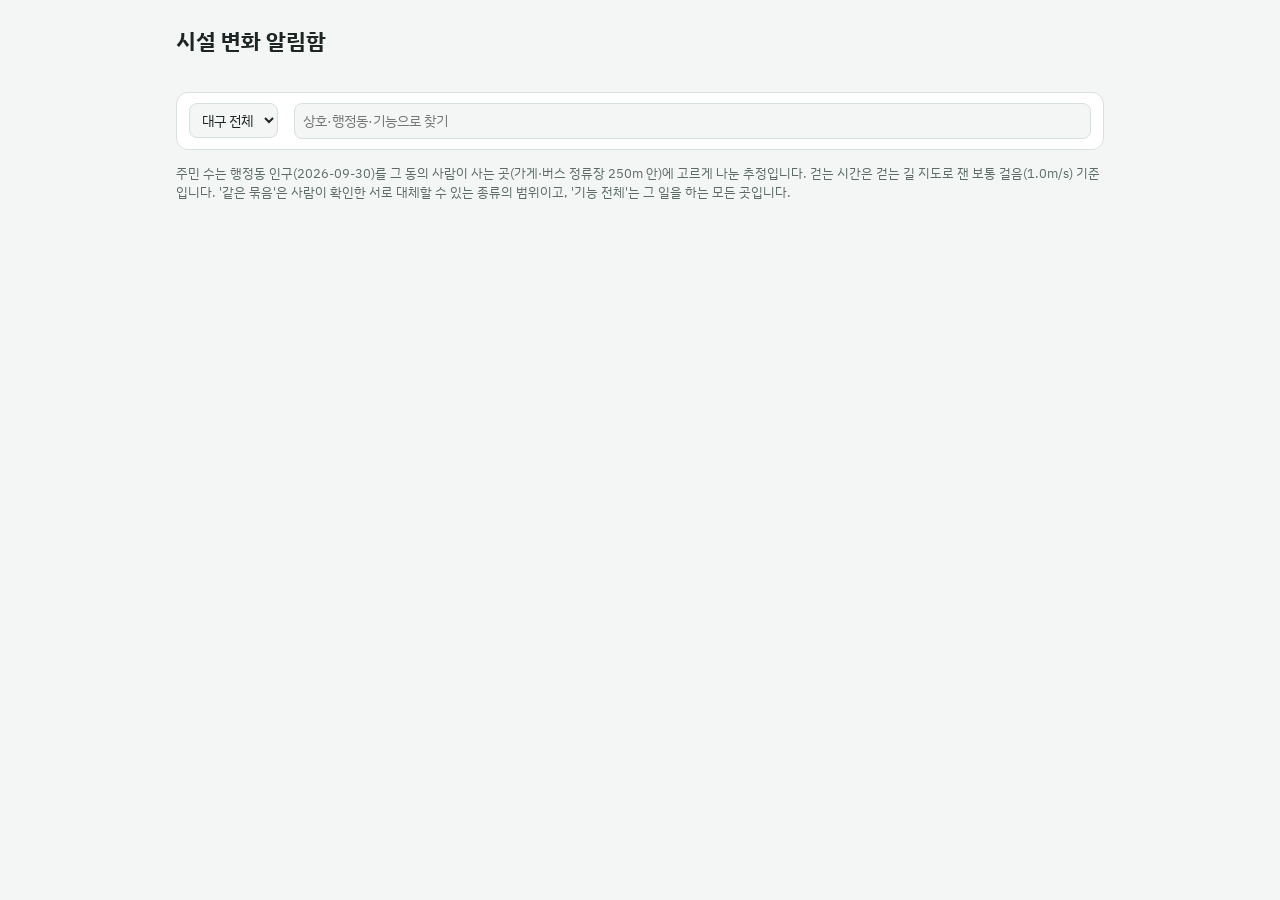
<file: pipeline/templates/inbox_page.html>
<!doctype html>
<html lang="ko"><head><meta charset="utf-8"><meta name="viewport" content="width=device-width, initial-scale=1">
<title>시설 변화 알림함</title>
<link rel="preconnect" href="https://fonts.googleapis.com">
<link rel="stylesheet" href="https://fonts.googleapis.com/css2?family=IBM+Plex+Sans+KR:wght@400;500;600;700&display=swap">
<style>
/* 담당 공무원용 알림함: 문 닫은 시설·새 시설 알림을 등급 순으로. 행정 문서처럼 차분하게, 등급만 색으로 구분 */
:root{
  --bg:#f3f6f5; --panel:#fff; --fg:#1d2624; --muted:#5c6b67; --line:#d7e0dd; --accent:#1f6f66;
  --urgent:#a33a2c; --urgent-bg:#f7e4e0; --warn:#8a5a00; --warn-bg:#f8ecd2; --ask:#6b3fa0; --ask-bg:#efe6f8;
  --good:#22704a; --good-bg:#e0f1e7; --info:#4d5d6b; --info-bg:#e5eaee;
  --sans:"IBM Plex Sans KR","Apple SD Gothic Neo","Malgun Gothic",system-ui,sans-serif;
}
@media (prefers-color-scheme: dark){:root:not([data-theme="light"]){
  --bg:#121816; --panel:#1a2220; --fg:#e3ebe8; --muted:#9aaba6; --line:#2c3835; --accent:#5cc2b5;
  --urgent:#f08e7f; --urgent-bg:#3a201c; --warn:#e8b75c; --warn-bg:#352a12; --ask:#c3a1ee; --ask-bg:#2b2238;
  --good:#7fd3a4; --good-bg:#183025; --info:#a9b8c5; --info-bg:#232c33; color-scheme:dark}}
:root[data-theme="dark"]{
  --bg:#121816; --panel:#1a2220; --fg:#e3ebe8; --muted:#9aaba6; --line:#2c3835; --accent:#5cc2b5;
  --urgent:#f08e7f; --urgent-bg:#3a201c; --warn:#e8b75c; --warn-bg:#352a12; --ask:#c3a1ee; --ask-bg:#2b2238;
  --good:#7fd3a4; --good-bg:#183025; --info:#a9b8c5; --info-bg:#232c33; color-scheme:dark}
*{box-sizing:border-box}
body{margin:0;background:var(--bg);color:var(--fg);font-family:var(--sans);font-size:15px;line-height:1.55}
.wrap{max-width:960px;margin:0 auto;padding:24px 16px 64px}
h1{font-size:22px;margin:0 0 4px}
.sub{color:var(--muted);font-size:13.5px;margin:0 0 18px}
.sum{display:flex;flex-wrap:wrap;gap:8px;margin:0 0 16px}
.sum .k{background:var(--panel);border:1px solid var(--line);border-radius:10px;padding:8px 12px;min-width:96px}
.sum .k b{display:block;font-size:20px}
.sum .k span{font-size:12.5px;color:var(--muted)}
.bar{display:flex;flex-wrap:wrap;gap:8px;align-items:center;background:var(--panel);border:1px solid var(--line);border-radius:12px;padding:10px 12px;margin-bottom:14px;position:sticky;top:0;z-index:2}
select,input[type=search]{font:inherit;font-size:14px;padding:6px 8px;border:1px solid var(--line);border-radius:8px;background:var(--bg);color:var(--fg)}
input[type=search]{flex:1;min-width:140px}
.chip{font:inherit;font-size:13px;border:1px solid var(--line);background:var(--bg);color:var(--muted);border-radius:999px;padding:4px 10px;cursor:pointer}
.chip[aria-pressed=true]{color:var(--fg);border-color:var(--accent);box-shadow:inset 0 0 0 1px var(--accent)}
.card{background:var(--panel);border:1px solid var(--line);border-radius:12px;margin:0 0 10px;overflow:hidden}
.card>summary{list-style:none;cursor:pointer;padding:12px 14px;display:grid;grid-template-columns:auto 1fr;gap:4px 10px;align-items:start}
.card>summary::-webkit-details-marker{display:none}
.lv{font-size:12px;font-weight:600;border-radius:6px;padding:2px 8px;white-space:nowrap;margin-top:2px}
.lv.긴급{color:var(--urgent);background:var(--urgent-bg)} .lv.주의{color:var(--warn);background:var(--warn-bg)}
.lv.확인{color:var(--ask);background:var(--ask-bg)} .lv.좋은{color:var(--good);background:var(--good-bg)} .lv.참고{color:var(--info);background:var(--info-bg)}
.t{font-weight:600}
.meta{grid-column:2;color:var(--muted);font-size:13px}
.body{border-top:1px solid var(--line);padding:12px 14px 14px}
.fn{border:1px solid var(--line);border-radius:10px;padding:10px 12px;margin:10px 0}
.fn h3{font-size:15px;margin:0 0 6px}
.g{font-size:12px;border-radius:5px;padding:1px 6px;margin-left:6px;background:var(--info-bg);color:var(--info)}
.g.필수{background:var(--urgent-bg);color:var(--urgent)} .g.준필수{background:var(--warn-bg);color:var(--warn)}
table{border-collapse:collapse;width:100%;font-size:13.5px;margin:6px 0}
th,td{text-align:left;padding:5px 6px;border-bottom:1px solid var(--line);vertical-align:top}
th{color:var(--muted);font-weight:500}
td.n{text-align:right;font-variant-numeric:tabular-nums;white-space:nowrap}
.muted{color:var(--muted);font-size:13px}
ol{margin:4px 0 4px 18px;padding:0}
.note{font-size:12.5px;color:var(--muted);margin-top:10px}
.empty{color:var(--muted);padding:30px;text-align:center}
.done{opacity:.6}
@media (max-width:560px){.card>summary{grid-template-columns:1fr}.meta{grid-column:1}}
</style></head><body><div class="wrap">
<h1>시설 변화 알림함</h1>
<p class="sub" id="sub"></p>
<div class="sum" id="sum"></div>
<div class="bar">
  <select id="gu" aria-label="구·군"><option value="">대구 전체</option></select>
  <span id="lvs"></span>
  <input type="search" id="q" placeholder="상호·행정동·기능으로 찾기">
</div>
<div id="list"></div>
<p class="note">주민 수는 행정동 인구(2026-09-30)를 그 동의 사람이 사는 곳(가게·버스 정류장 250m 안)에 고르게 나눈 추정입니다. 걷는 시간은 걷는 길 지도로 잰 보통 걸음(1.0m/s) 기준입니다.
'같은 묶음'은 사람이 확인한 서로 대체할 수 있는 종류의 범위이고, '기능 전체'는 그 일을 하는 모든 곳입니다.</p>
</div>
<script>
const D = __DATA__;
const LV = ["긴급","주의","확인 요청","좋은 소식","참고"];
const GU = ["중구","동구","서구","남구","북구","수성구","달서구","달성군","군위군"];
const esc = s => String(s ?? "").replace(/[&<>"]/g, c => ({"&":"&amp;","<":"&lt;",">":"&gt;",'"':"&quot;"}[c]));
const num = n => (n ?? 0).toLocaleString("ko-KR");
const on = new Set(["긴급","주의","확인 요청","좋은 소식"]);
document.getElementById("sub").textContent = `${D.made} 기준 · 인허가 자료 ${D.base} · 알림 ${D.notices.length}건`;
const g = document.getElementById("gu"); GU.forEach(x => g.insertAdjacentHTML("beforeend", `<option>${x}</option>`));
const lvs = document.getElementById("lvs");
LV.forEach(x => { const b = document.createElement("button"); b.className = "chip"; b.textContent = x; b.setAttribute("aria-pressed", on.has(x));
  b.onclick = () => { on.has(x) ? on.delete(x) : on.add(x); b.setAttribute("aria-pressed", on.has(x)); draw(); }; lvs.appendChild(b); });
g.onchange = draw; document.getElementById("q").oninput = draw;
function impRow(lab, x){ return x ? `<tr><td>${esc(lab)}</td><td class="n">${num(x.공백변화주민)}명</td><td class="n">${num(x.공백변화주민_65세이상)}명</td><td class="n">${x.시설수 ?? "-"}곳</td></tr>` : ""; }
function fn(f, closed){
  const i = f.영향, gw = closed ? "갈 곳이 없어지는 주민" : "갈 곳이 새로 생긴 주민";
  let h = `<div class="fn"><h3>${esc(f.이름)}${f.세부종류 ? " — " + esc(f.세부종류) : ""}${f.의도 ? " (" + esc(f.의도) + ")" : ""}<span class="g ${esc(f.등급)}">${esc(f.등급)}</span></h3>`;
  if (f.판정근거?.length) h += `<div class="muted">근거: ${esc(f.판정근거.join("; "))}</div>`;
  if (i){
    h += `<div>이 시설이 가장 ${closed ? "가까웠던" : "가까워진"} 주민 약 <b>${num(i.가까운주민)}명</b> (65세 이상 ${num(i.가까운주민_65세이상)}명)`;
    if (i.걷는시간_전_중앙값 != null) h += ` · 같은 종류까지 걷는 시간(중앙값) ${i.걷는시간_전_중앙값}분 → ${i.걷는시간_후_중앙값 > 100 ? "6km 넘음" : i.걷는시간_후_중앙값 + "분"}`;
    h += `</div><table><tr><th>걸어서 ${f.기준_분}분 안에 ${gw}</th><th class="n">주민</th><th class="n">65세 이상</th><th class="n">남은 곳</th></tr>`;
    h += impRow(f.세부종류 ? "같은 종류" : f.이름 + " 전체", i);
    if (f.세부종류 && f.영향_묶음 && !f.영향_묶음.같은범위) h += impRow(`같은 묶음(${f.묶음})`, f.영향_묶음);
    if (f.세부종류 && f.영향_기능전체 && !f.영향_기능전체.같은범위) h += impRow(`${f.이름} 전체`, f.영향_기능전체);
    h += `</table><div class="muted">기준: ${esc(f.기준근거)}</div>`;
    const ds = i.행정동.slice(0, 6);
    if (ds.length) h += `<div class="muted">행정동별(이 시설이 가장 가까운 주민): ${ds.map(d => `${esc(d.구군)} ${esc(d.행정동)} ${num(d.주민)}명${d.공백변화 ? `(공백 ${num(d.공백변화)}명)` : ""}`).join(", ")}</div>`;
  } else if (closed) h += `<div class="muted">주민에게 안내하던 시설이 아니어서 영향은 계산하지 않았습니다.</div>`;
  if (f.대체시설?.length){
    h += `<div style="margin-top:6px">가까운 대체 시설 (같은 종류)</div><ol>` + f.대체시설.map(c => `<li>${esc(c.상호)} <span class="muted">(${esc(c.업종)})</span> — ${c.걷는거리_m != null ? `걸어서 약 ${Math.max(1, Math.round(c.걷는시간_분))}분 (${num(c.걷는거리_m)}m)` : `직선 ${num(c.직선거리_m)}m, 걸어가기엔 멂`}${c.전화 ? " · " + esc(c.전화) : ""}${c.확인필요 ? " · 하는지 확인 필요" : ""}</li>`).join("") + `</ol>`;
  } else if (closed) h += `<div>가까운 대체 시설: 없음</div>`;
  const big = Math.max(...[f.영향, f.영향_묶음, f.영향_기능전체].map(x => x?.공백변화주민 || 0));
  if (closed && big >= 1 && f.이용방법?.length) h += `<div class="muted">이 일은 ${esc(f.이용방법.join(", "))} 방식으로도 이용할 수 있어, 공백 지역에는 이런 방식을 검토할 수 있습니다.</div>`;
  return h + `</div>`;
}
function card(n){
  const s = n.시설, closed = n.종류 === "문 닫음", cls = n.등급.split(" ")[0];
  const title = n.제목.replace(/^\[[^\]]+\]\s*/, "");
  let h = `<details class="card${n.처리 ? " done" : ""}"><summary><span class="lv ${cls}">${esc(n.등급)}</span><span class="t">${esc(title)}</span>
    <span class="meta">${esc(s.업종)} · ${esc(s.주소 || "주소 없음")} · ${esc(s.날짜 || "")} · ${esc(s.출처)}${n.처리 ? " · " + esc(n.처리) : ""}</span></summary><div class="body">`;
  if (closed && !s.주민안내대상이었음) h += `<p class="muted">운영 확인이 안 돼 주민에게 대안으로 안내하지 않던 곳이라, 주민 안내 결과는 달라지지 않습니다.</p>`;
  (n.같은자리 || []).forEach(o => h += `<p class="muted">같은 건물: '${esc(o.상호)}'(${esc(o.업종)}) ${closed ? "새로 문을 엶" : "문을 닫음"} ${esc(o.날짜 || "")}</p>`);
  if (!n.기능.length) h += `<p class="muted">자료로 확인된 생활기능이 없습니다 (업종만으로는 하는 일이 가게마다 달라 판정하지 않음).</p>`;
  h += n.기능.map(f => fn(f, closed)).join("");
  if (n.확인안된기능?.length) h += `<p class="muted">했을 수도 있지만 자료로 확인되지 않은 일: ${esc(n.확인안된기능.join(", "))}</p>`;
  if (s.전화) h += `<p class="muted">시설 전화: ${esc(s.전화)}</p>`;
  return h + `</div></details>`;
}
function draw(){
  const gu = g.value, q = document.getElementById("q").value.trim();
  const xs = D.notices.filter(n => on.has(n.등급) && (!gu || n.구군.includes(gu)) && (!q || (n.제목 + n.기능.map(f => f.이름 + (f.세부종류 || "")).join(" ") + (n.시설.행정동 || "")).includes(q)));
  xs.sort((a, b) => LV.indexOf(a.등급) - LV.indexOf(b.등급) || (b.만든때 > a.만든때 ? 1 : -1));
  document.getElementById("list").innerHTML = xs.length ? xs.map(card).join("") : `<div class="empty">조건에 맞는 알림이 없습니다.</div>`;
  const all = D.notices.filter(n => !gu || n.구군.includes(gu)), c = {};
  all.forEach(n => c[n.등급] = (c[n.등급] || 0) + 1);
  document.getElementById("sum").innerHTML = LV.map(k => `<div class="k"><b>${c[k] || 0}</b><span>${k}</span></div>`).join("");
}
draw();
</script></body></html>
</file>
